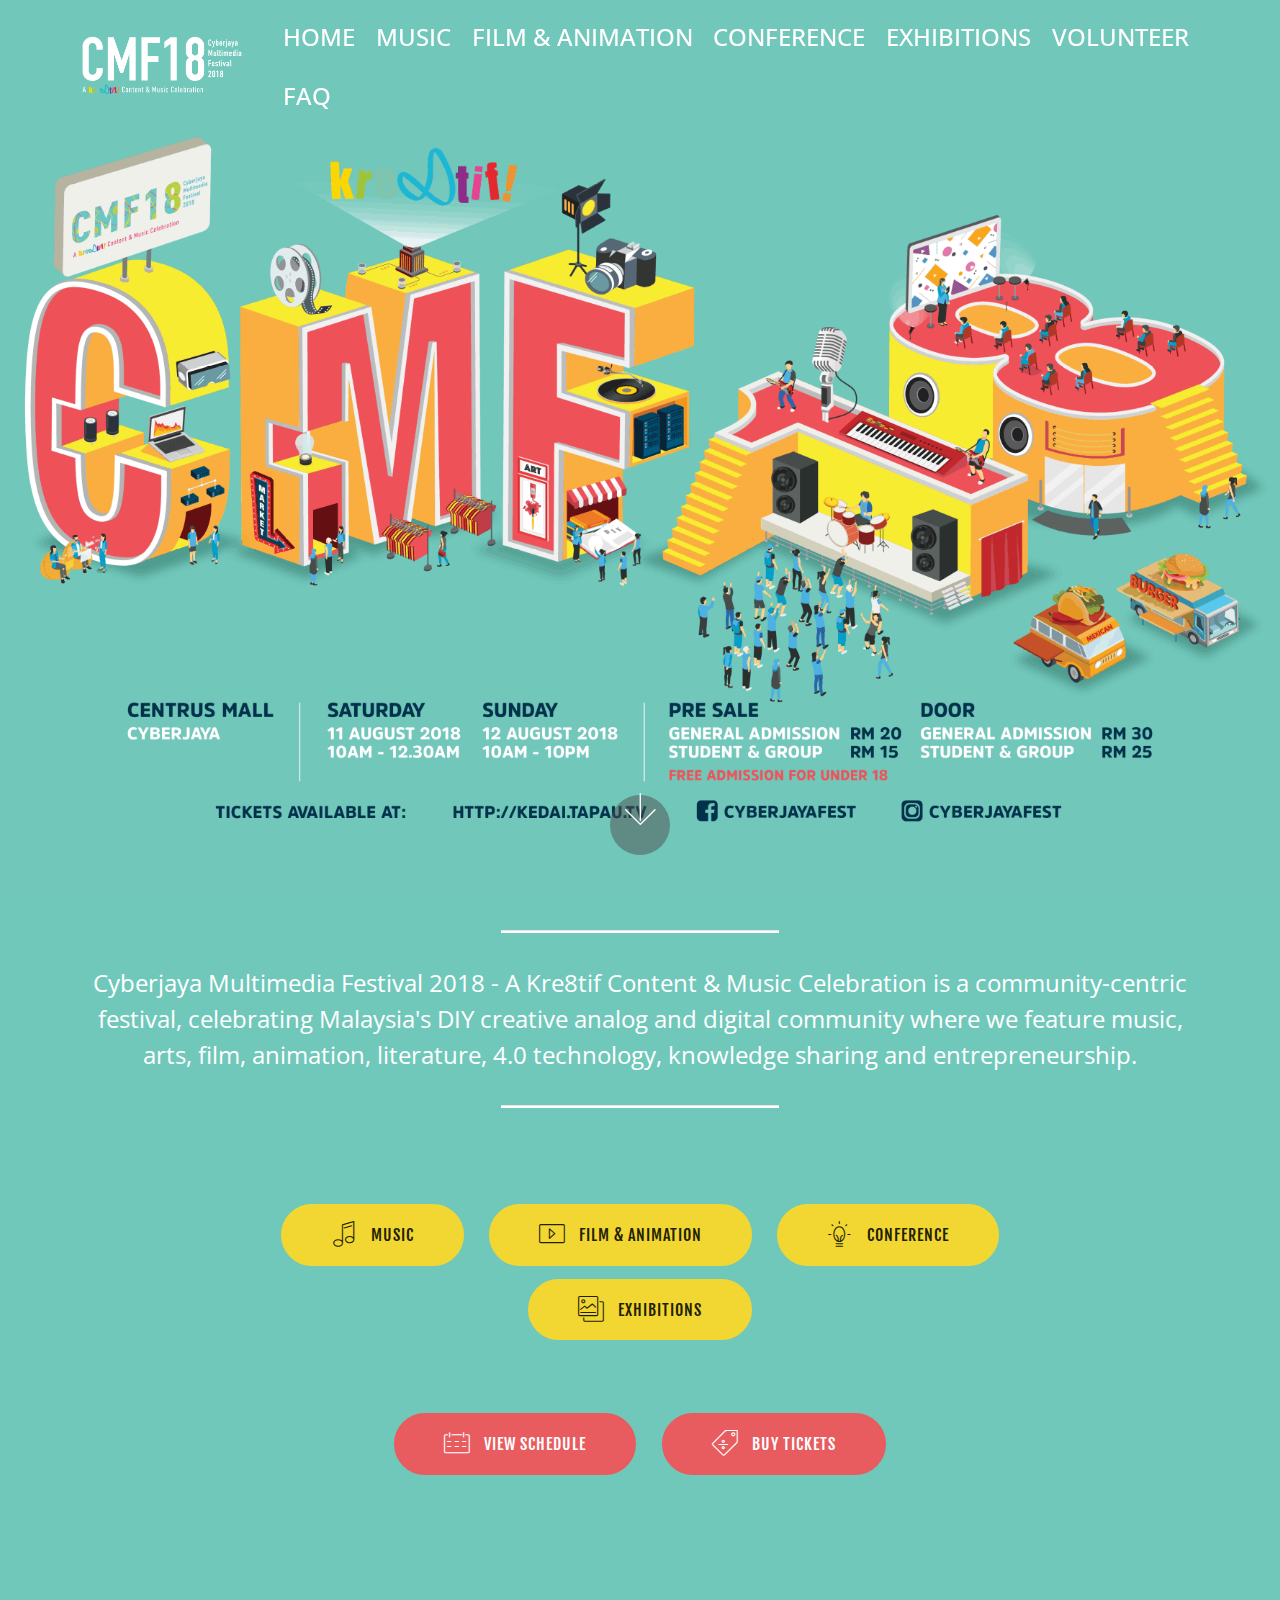
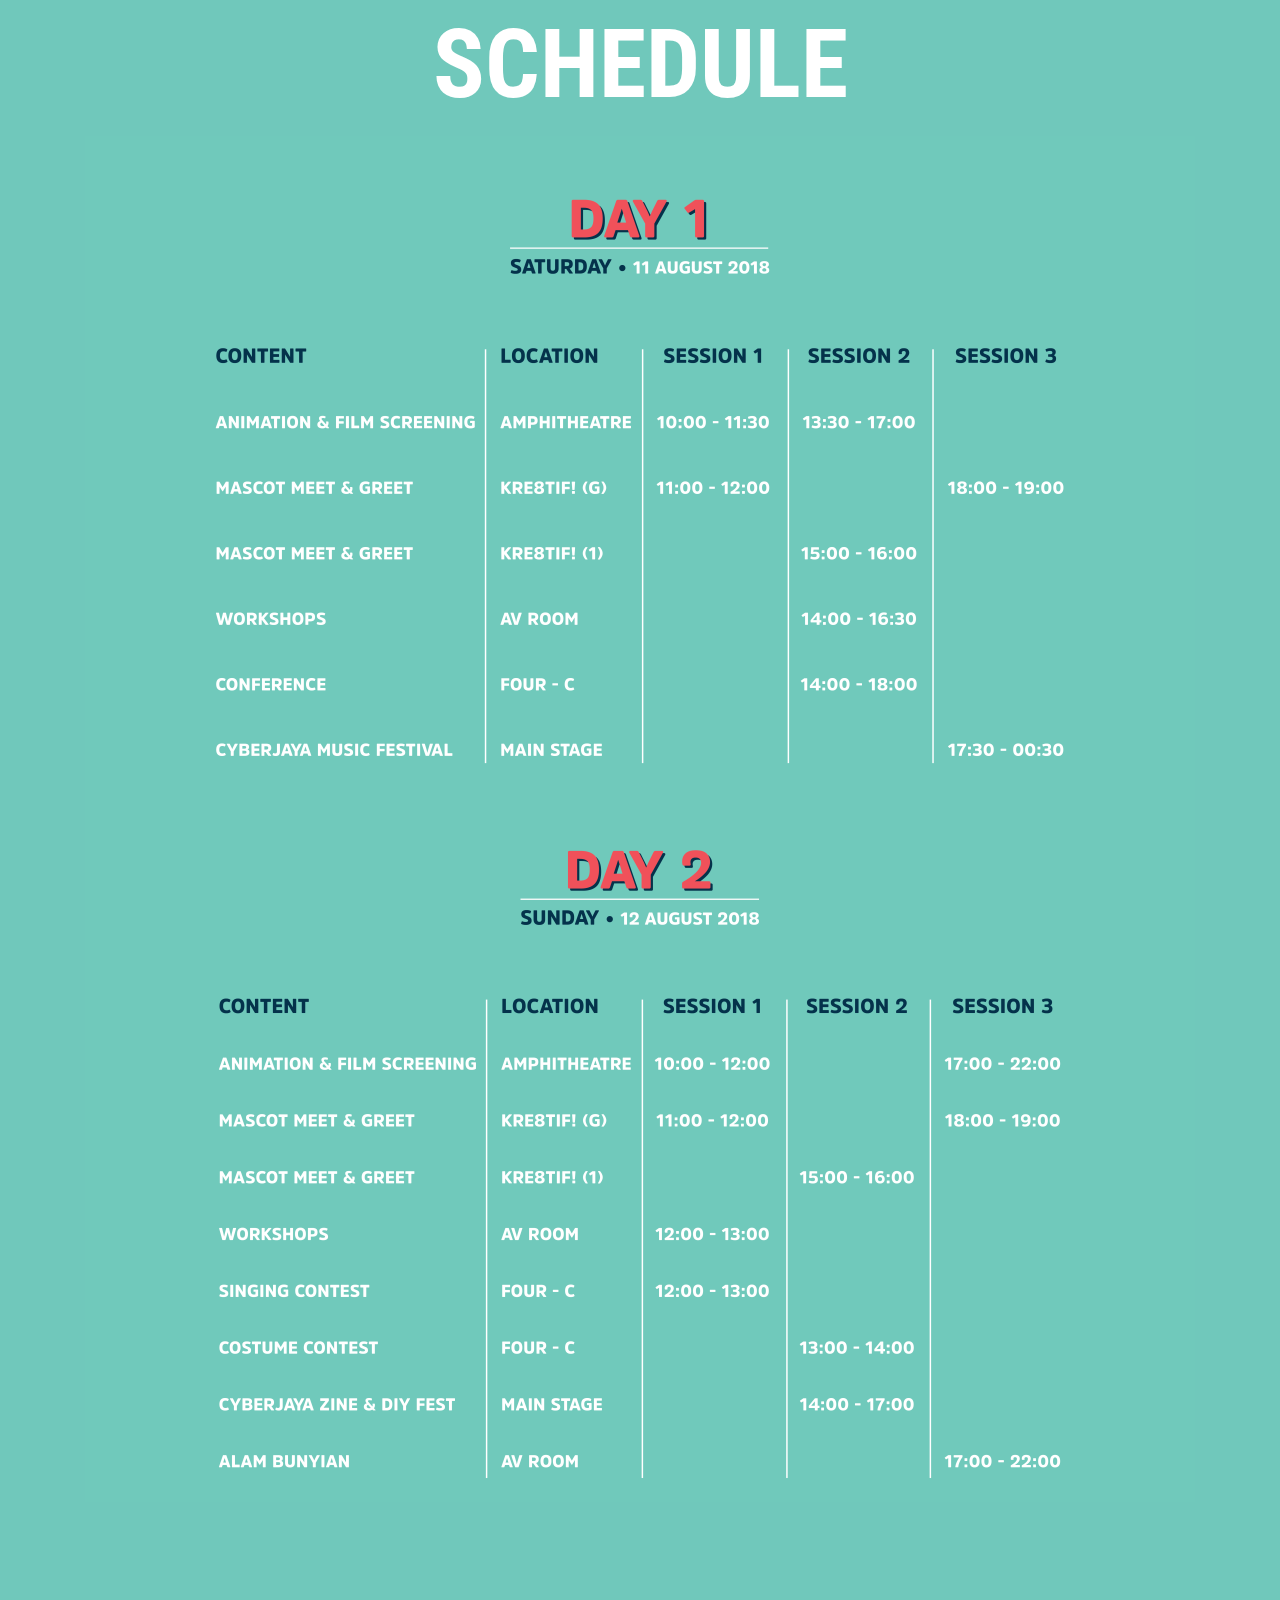
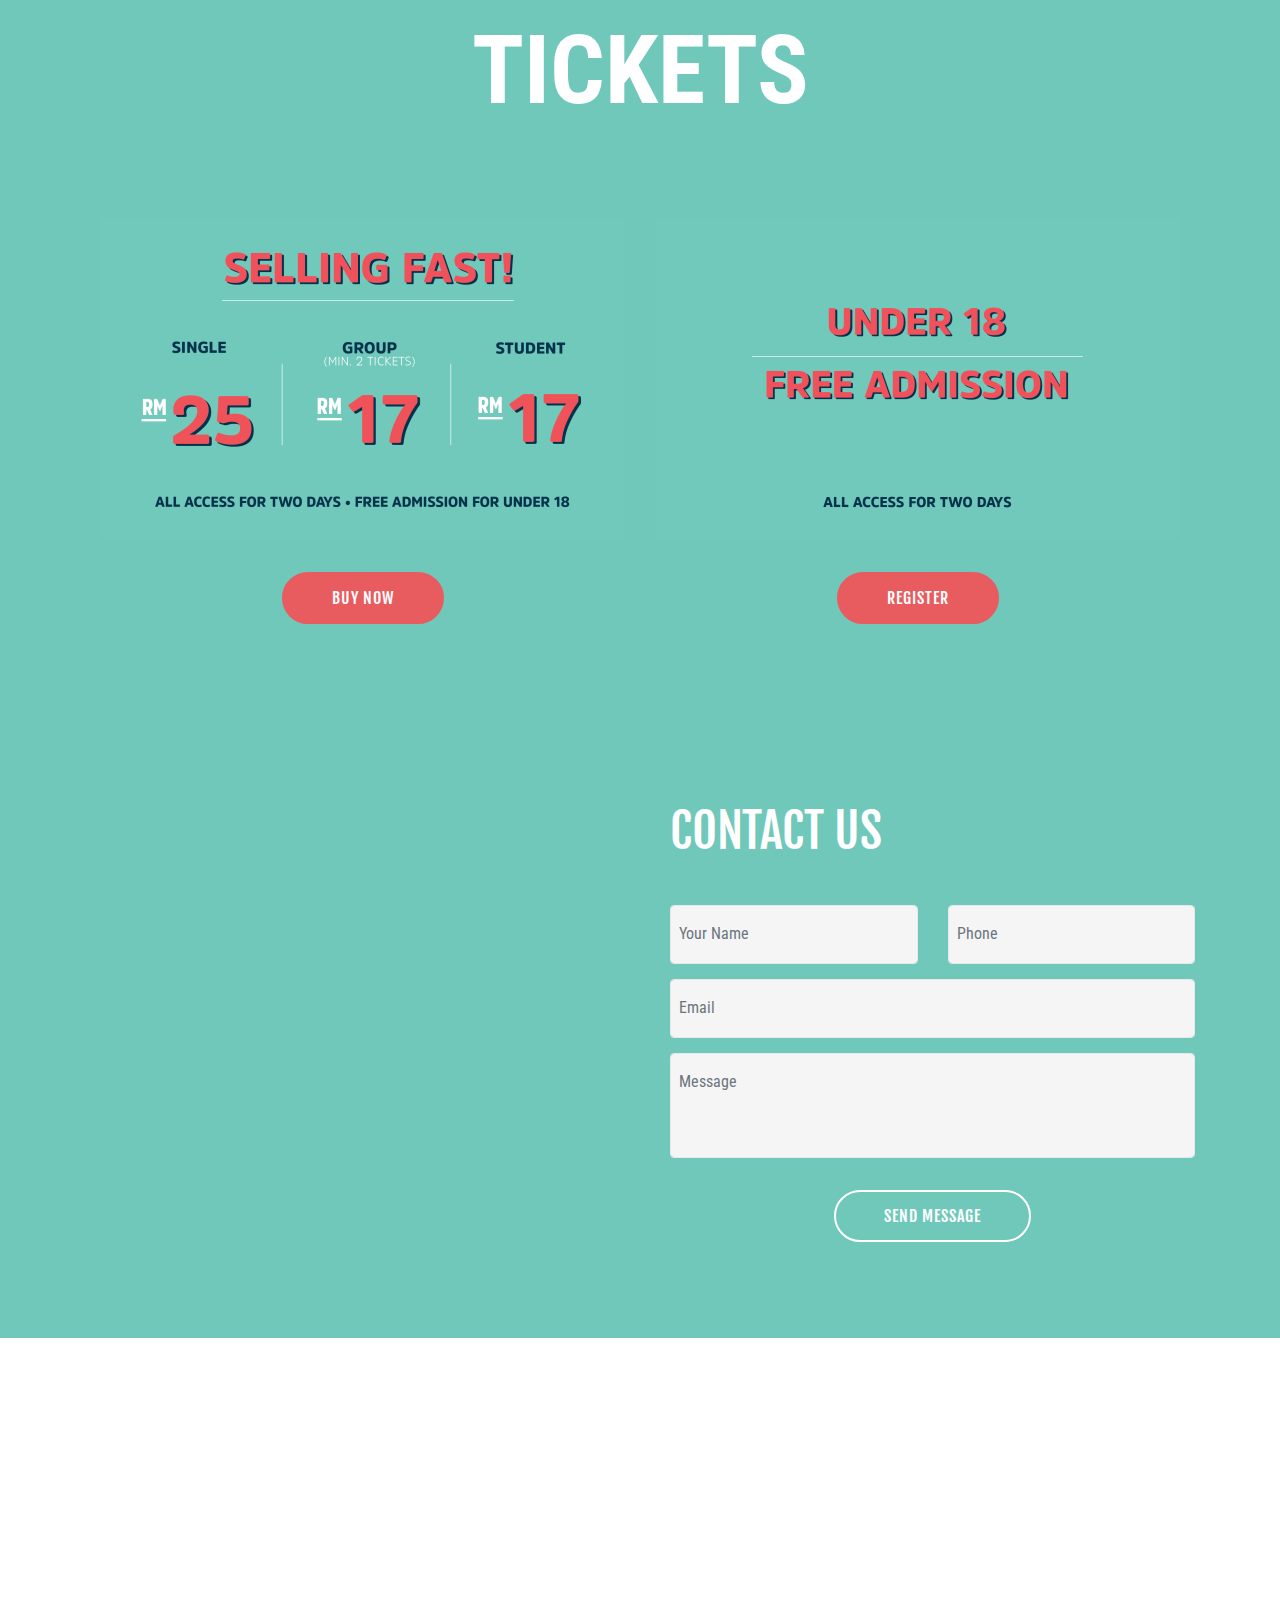
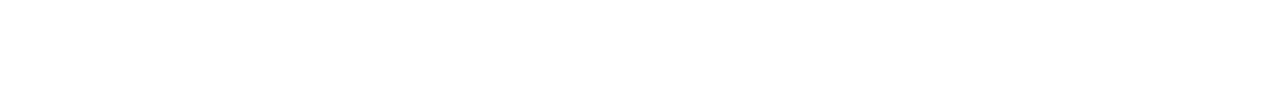
<file: index.html>
<!DOCTYPE html>
<html >
<head>
  <!-- Site made with Mobirise Website Builder v4.7.7, https://mobirise.com -->
  <meta charset="UTF-8">
  <meta http-equiv="X-UA-Compatible" content="IE=edge">
  <meta name="generator" content="Mobirise v4.7.7, mobirise.com">
  <meta name="viewport" content="width=device-width, initial-scale=1, minimum-scale=1">
  <link rel="shortcut icon" href="assets/images/cmf18-key-visual-final-128x181.png" type="image/x-icon">
  <meta name="description" content="">
  <title>Home</title>
  <link rel="stylesheet" href="assets/web/assets/mobirise-icons/mobirise-icons.css">
  <link rel="stylesheet" href="assets/web/assets/mobirise-icons-bold/mobirise-icons-bold.css">
  <link rel="stylesheet" href="assets/tether/tether.min.css">
  <link rel="stylesheet" href="assets/bootstrap/css/bootstrap.min.css">
  <link rel="stylesheet" href="assets/bootstrap/css/bootstrap-grid.min.css">
  <link rel="stylesheet" href="assets/bootstrap/css/bootstrap-reboot.min.css">
  <link rel="stylesheet" href="assets/dropdown/css/style.css">
  <link rel="stylesheet" href="assets/socicon/css/styles.css">
  <link rel="stylesheet" href="assets/theme/css/style.css">
  <link rel="stylesheet" href="assets/mobirise/css/mbr-additional.css" type="text/css">
  
  
  
</head>
<body>
  <section class="menu cid-qU7wpuzrJu" once="menu" id="menu2-1e">

    

    <nav class="navbar navbar-expand beta-menu navbar-dropdown align-items-center navbar-fixed-top navbar-toggleable-sm bg-color transparent">
        <button class="navbar-toggler navbar-toggler-right" type="button" data-toggle="collapse" data-target="#navbarSupportedContent" aria-controls="navbarSupportedContent" aria-expanded="false" aria-label="Toggle navigation">
            <div class="hamburger">
                <span></span>
                <span></span>
                <span></span>
                <span></span>
            </div>
        </button>
        <div class="menu-logo">
            <div class="navbar-brand">
                <span class="navbar-logo">
                    <a href="index.html">
                        <img src="assets/images/cmf18-logo-white-326x121.png" alt="Mobirise" title="" style="height: 3.8rem;">
                    </a>
                </span>
                
            </div>
        </div>
        <div class="collapse navbar-collapse" id="navbarSupportedContent">
            <ul class="navbar-nav nav-dropdown nav-right" data-app-modern-menu="true"><li class="nav-item">
                    <a class="nav-link link text-info display-5" href="index.html">
                        HOME</a>
                </li><li class="nav-item"><a class="nav-link link text-info display-5" href="music.html">
                        MUSIC</a></li><li class="nav-item"><a class="nav-link link text-info display-5" href="filmanimation.html">
                        FILM &amp; ANIMATION</a></li><li class="nav-item"><a class="nav-link link text-info display-5" href="conference.html">
                        CONFERENCE</a></li><li class="nav-item"><a class="nav-link link text-info display-5" href="exhibitions.html">
                        EXHIBITIONS</a></li><li class="nav-item"><a class="nav-link link text-info display-5" href="volunteer.html">VOLUNTEER</a></li>
                <li class="nav-item">
                    <a class="nav-link link text-info display-5" href="faq.html">
                        FAQ</a>
                </li></ul>
            
        </div>
    </nav>
</section>

<section class="engine"><a href="https://mobirise.me/x">css templates</a></section><section class="cid-qZuEcj4z0M mbr-fullscreen mbr-parallax-background" id="header2-5y">

    

    

    <div class="container align-center">
        <div class="row justify-content-md-center">
            <div class="mbr-white col-md-10">
                
                
                
                
            </div>
        </div>
    </div>
    <div class="mbr-arrow hidden-sm-down" aria-hidden="true">
        <a href="#next">
            <i class="mbri-down mbr-iconfont"></i>
        </a>
    </div>
</section>

<section class="mbr-section article content9 cid-qZtVx4r8ZY" id="content9-5p">
    
     

    <div class="container">
        <div class="inner-container" style="width: 100%;">
            <hr class="line" style="width: 25%;">
            <div class="section-text align-center mbr-fonts-style display-5">Cyberjaya Multimedia Festival 2018 - A Kre8tif Content &amp; Music Celebration is a community-centric festival, celebrating Malaysia's DIY creative analog and digital community where we feature music, arts, film, animation, literature, 4.0 technology, knowledge sharing and entrepreneurship.</div>
            <hr class="line" style="width: 25%;">
        </div>
        </div>
</section>

<section class="header1 cid-qZtSWBh7QK" id="header1-5n">

    

    

    <div class="container">
        <div class="row justify-content-md-center">
            <div class="mbr-white col-md-10">
                
                
                
                <div class="mbr-section-btn align-center"><a class="btn btn-md btn-success display-4" href="music.html"><span class="mbri-music mbr-iconfont mbr-iconfont-btn"></span>
                        MUSIC</a>
                    <a class="btn btn-md btn-success display-4" href="filmanimation.html"><span class="mbri-video mbr-iconfont mbr-iconfont-btn"></span>
                        FILM &amp; ANIMATION</a> <a class="btn btn-md btn-success display-4" href="conference.html">
                        <span class="mbr-iconfont mbri-idea"></span>CONFERENCE</a> <a class="btn btn-md btn-success display-4" href="exhibitions.html"><span class="mbri-photos mbr-iconfont mbr-iconfont-btn"></span>
                        EXHIBITIONS</a></div>
            </div>
        </div>
    </div>

</section>

<section class="header1 cid-qZtUT0WhBj" id="header1-5o">

    

    

    <div class="container">
        <div class="row justify-content-md-center">
            <div class="mbr-white col-md-10">
                
                
                
                <div class="mbr-section-btn align-center"><a class="btn btn-md btn-primary display-4" href="index.html#content5-5l"><span class="mbri-calendar mbr-iconfont mbr-iconfont-btn"></span>
                        VIEW SCHEDULE</a>
                    <a class="btn btn-md btn-primary display-4" href="index.html#content5-3k"><span class="mbri-sale mbr-iconfont mbr-iconfont-btn"></span>
                        BUY TICKETS</a></div>
            </div>
        </div>
    </div>

</section>

<section class="mbr-section content5 cid-qZtIclIojc" id="content5-5l">

    

    

    <div class="container">
        <div class="media-container-row">
            <div class="title col-12 col-md-8">
                <h2 class="align-center mbr-bold mbr-white pb-3 mbr-fonts-style display-1">
                    SCHEDULE</h2>
                
                
                
            </div>
        </div>
    </div>
</section>

<section class="cid-qZtHFCogzg" id="image1-5j">

    

    <figure class="mbr-figure container">
            <div class="image-block" style="width: 100%;">
                <img src="assets/images/cmf18-schedule-1-2220x1366.png" width="1400" alt="" title="">
                
            </div>
    </figure>
</section>

<section class="cid-qZtHQyG22S" id="image1-5k">

    

    <figure class="mbr-figure container">
            <div class="image-block" style="width: 100%;">
                <img src="assets/images/cmf18-schedule-2-2220x1366.png" width="1400" alt="" title="">
                
            </div>
    </figure>
</section>

<section class="mbr-section content5 cid-qU8zVgi8Q1" id="content5-3k">

    

    

    <div class="container">
        <div class="media-container-row">
            <div class="title col-12 col-md-8">
                <h2 class="align-center mbr-bold mbr-white pb-3 mbr-fonts-style display-1">
                    TICKETS</h2>
                
                
                
            </div>
        </div>
    </div>
</section>

<section class="features3 cid-qXBx4Iao9e" id="features3-3s">

    

    
    <div class="container">
        <div class="media-container-row">
            <div class="card p-3 col-12 col-md-6">
                <div class="card-wrapper">
                    <div class="card-img">
                        <img src="assets/images/cmf18-ticketing-web-sf-1046x644.png" alt="" title="">
                    </div>
                    <div class="card-box">
                        
                        
                    </div>
                    <div class="mbr-section-btn text-center"><a href="http://kedai.tapau.tv/search?controller=search&orderby=position&orderway=desc&search_query=CMF+18&submit_search=" class="btn btn-primary display-4" target="_blank">
                            BUY NOW</a></div>
                </div>
            </div>

            <div class="card p-3 col-12 col-md-6">
                <div class="card-wrapper">
                    <div class="card-img">
                        <img src="assets/images/cmf18-ticketing-web-18-1046x644.png" alt="" title="">
                    </div>
                    <div class="card-box">
                        
                        
                    </div>
                    <div class="mbr-section-btn text-center"><a href="http://under18.cyberjayamultimediafestival.com" class="btn btn-primary display-4" target="_blank">
                            REGISTER</a></div>
                </div>
            </div>

            

            
        </div>
    </div>
</section>

<section class="mbr-section form4 cid-qU8x9T0Xti" id="form4-3j">

    

    
    <div class="container">
        <div class="row">
            <div class="col-md-6">
                <div class="google-map"><iframe frameborder="0" style="border:0" src="https://www.google.com/maps/embed/v1/place?key=AIzaSyA0Dx_boXQiwvdz8sJHoYeZNVTdoWONYkU&amp;q=place_id:ChIJL805tfq2zTER9vPhsC-J2m4" allowfullscreen=""></iframe></div>
            </div>
            <div class="col-md-6">
                <h2 class="pb-3 align-left mbr-fonts-style display-2">
                    CONTACT US</h2>
                <div>
                    <div class="icon-block pb-3">
                        
                        
                    </div>
                    
                </div>
                <div data-form-type="formoid">
                    <div data-form-alert="" hidden="">
                        Thanks for filling out the form!
                    </div>
                    <form class="block mbr-form" action="https://mobirise.com/" method="post" data-form-title="Mobirise Form"><input type="hidden" name="email" data-form-email="true" value="x+OETQx7xeM878PnAEh1UdD1Iu4llvNESAPQKCg2It+GaZWO+UW28Fz9t3//C2XDkXkj/mZ2DlWqTHjE8ePBe+NQcoNQJU2UZj499Ay7Twr29KjigMl0QxZflTHBoHP2" data-form-field="Email">
                        <div class="row">
                            <div class="col-md-6 multi-horizontal" data-for="name">
                                <input type="text" class="form-control input" name="name" data-form-field="Name" placeholder="Your Name" required="" id="name-form4-3j">
                            </div>
                            <div class="col-md-6 multi-horizontal" data-for="phone">
                                <input type="text" class="form-control input" name="phone" data-form-field="Phone" placeholder="Phone" required="" id="phone-form4-3j">
                            </div>
                            <div class="col-md-12" data-for="email">
                                <input type="text" class="form-control input" name="email" data-form-field="Email" placeholder="Email" required="" id="email-form4-3j">
                            </div>
                            <div class="col-md-12" data-for="message">
                                <textarea class="form-control input" name="message" rows="3" data-form-field="Message" placeholder="Message" style="resize:none" id="message-form4-3j"></textarea>
                            </div>
                            <div class="input-group-btn col-md-12" style="margin-top: 10px;"><button href="" type="submit" class="btn btn-form btn-white-outline display-4">SEND MESSAGE</button></div>
                        </div>
                    </form>
                </div>
            </div>
        </div>
    </div>
</section>

<section class="cid-qTkAaeaxX5 mbr-reveal" id="footer1-2">

    

    

    <div class="container">
        <div class="media-container-row content text-white">
            <div class="col-12 col-md-3">
                <div class="media-wrap">
                    <a href="https://instagram.com/cyberjayafest" target="_blank">
                        <img src="assets/images/cmf18-logo-white-192x71.png" alt="Mobirise" title="">
                    </a>
                </div>
            </div>
            <div class="col-12 col-md-3 mbr-fonts-style display-7">
                <h5 class="pb-3">&nbsp;</h5>
                <p class="mbr-text">&nbsp;</p>
            </div>
            <div class="col-12 col-md-3 mbr-fonts-style display-7">
                <h5 class="pb-3">Address</h5>
                <p class="mbr-text">Centrus Mall<br>Lingkaran Cyber Point Timur &amp; Persiaran Multimedia, Cyberjaya, 63000 Cyberjaya, Selangor</p>
            </div>
            <div class="col-12 col-md-3 mbr-fonts-style display-7">
                <h5 class="pb-3">
                    Links
                </h5>
                <p class="mbr-text"><a href="https://kre8tif.mdec.my/#festival" target="_blank" class="text-info">Kre8tif Conference &amp; Content Festival</a><br></p>
            </div>
        </div>
        <div class="footer-lower">
            <div class="media-container-row">
                <div class="col-sm-12">
                    <hr>
                </div>
            </div>
            <div class="media-container-row mbr-white">
                <div class="col-sm-6 copyright">
                    <p class="mbr-text mbr-fonts-style display-7">
                        © Copyright 2018 Cyberjaya Multimedia Festival - All Rights Reserved
                    </p>
                </div>
                <div class="col-md-6">
                    <div class="social-list align-right">
                        <div class="soc-item">
                            <a href="http://instagram.com/cyberjayafest" target="_blank">
                                <span class="mbr-iconfont mbr-iconfont-social socicon-instagram socicon"></span>
                            </a>
                        </div>
                        <div class="soc-item">
                            <a href="https://www.facebook.com/cyberjayafest" target="_blank">
                                <span class="mbr-iconfont mbr-iconfont-social socicon-facebook socicon"></span>
                            </a>
                        </div>
                        <div class="soc-item">
                            <a href="https://wearesonikl.tumblr.com/" target="_blank">
                                <span class="mbr-iconfont mbr-iconfont-social socicon-tumblr socicon"></span>
                            </a>
                        </div>
                        
                        
                        
                    </div>
                </div>
            </div>
        </div>
    </div>
</section>


  <script src="assets/web/assets/jquery/jquery.min.js"></script>
  <script src="assets/popper/popper.min.js"></script>
  <script src="assets/tether/tether.min.js"></script>
  <script src="assets/bootstrap/js/bootstrap.min.js"></script>
  <script src="assets/dropdown/js/script.min.js"></script>
  <script src="assets/touchswipe/jquery.touch-swipe.min.js"></script>
  <script src="assets/parallax/jarallax.min.js"></script>
  <script src="assets/smoothscroll/smooth-scroll.js"></script>
  <script src="assets/theme/js/script.js"></script>
  <script src="assets/formoid/formoid.min.js"></script>
  
  
 <div id="scrollToTop" class="scrollToTop mbr-arrow-up"><a style="text-align: center;"><i></i></a></div>
  </body>
</html>
</file>
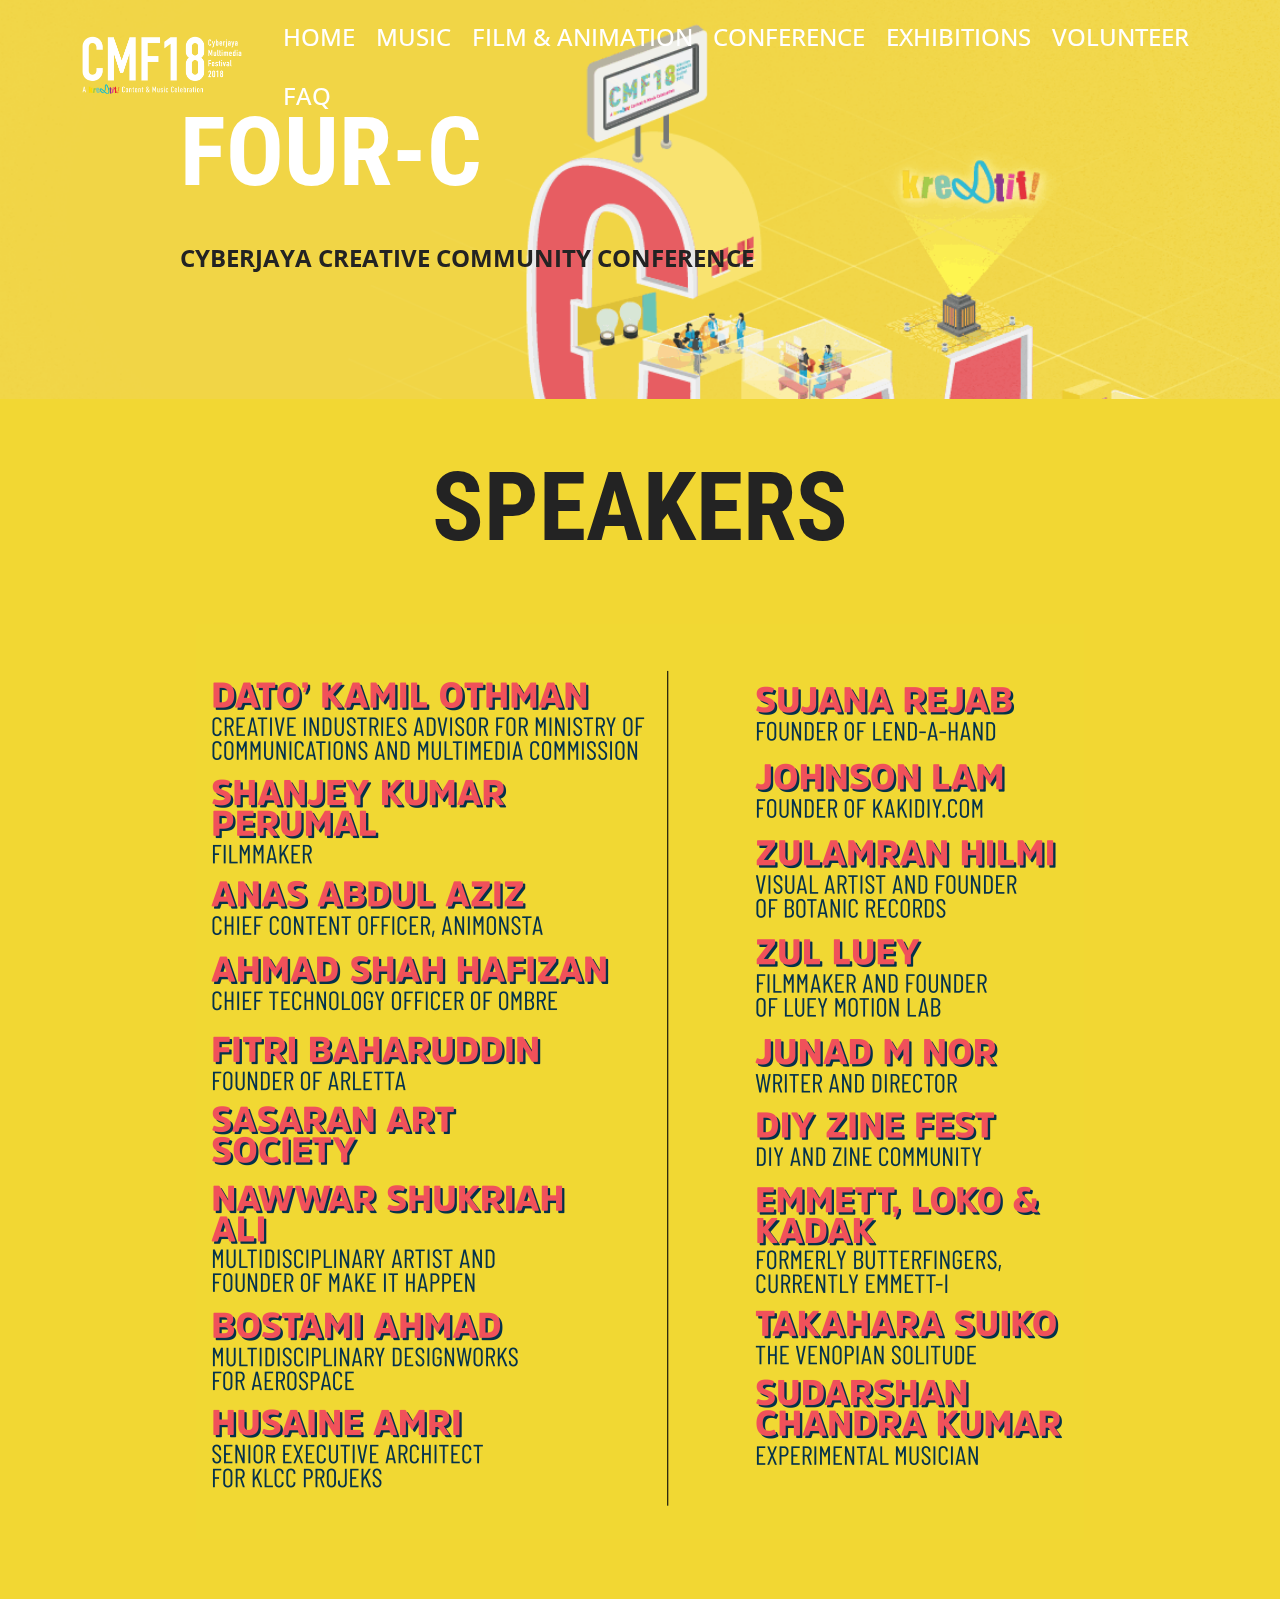
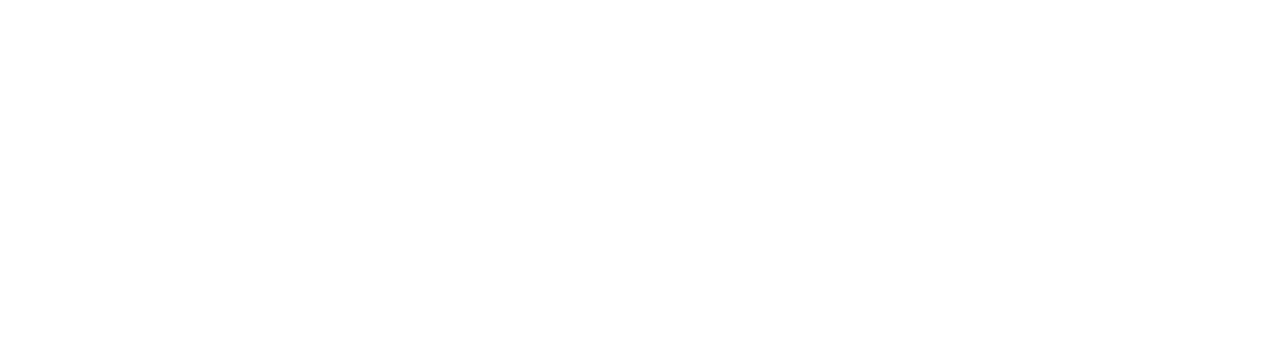
<file: conference.html>
<!DOCTYPE html>
<html >
<head>
  <!-- Site made with Mobirise Website Builder v4.7.7, https://mobirise.com -->
  <meta charset="UTF-8">
  <meta http-equiv="X-UA-Compatible" content="IE=edge">
  <meta name="generator" content="Mobirise v4.7.7, mobirise.com">
  <meta name="viewport" content="width=device-width, initial-scale=1, minimum-scale=1">
  <link rel="shortcut icon" href="assets/images/cmf18-key-visual-final-128x181.png" type="image/x-icon">
  <meta name="description" content="">
  <title>Conference</title>
  <link rel="stylesheet" href="assets/web/assets/mobirise-icons/mobirise-icons.css">
  <link rel="stylesheet" href="assets/tether/tether.min.css">
  <link rel="stylesheet" href="assets/bootstrap/css/bootstrap.min.css">
  <link rel="stylesheet" href="assets/bootstrap/css/bootstrap-grid.min.css">
  <link rel="stylesheet" href="assets/bootstrap/css/bootstrap-reboot.min.css">
  <link rel="stylesheet" href="assets/socicon/css/styles.css">
  <link rel="stylesheet" href="assets/dropdown/css/style.css">
  <link rel="stylesheet" href="assets/theme/css/style.css">
  <link rel="stylesheet" href="assets/mobirise/css/mbr-additional.css" type="text/css">
  
  
  
</head>
<body>
  <section class="menu cid-qU7D4cIO3t" once="menu" id="menu2-1g">

    

    <nav class="navbar navbar-expand beta-menu navbar-dropdown align-items-center navbar-fixed-top navbar-toggleable-sm bg-color transparent">
        <button class="navbar-toggler navbar-toggler-right" type="button" data-toggle="collapse" data-target="#navbarSupportedContent" aria-controls="navbarSupportedContent" aria-expanded="false" aria-label="Toggle navigation">
            <div class="hamburger">
                <span></span>
                <span></span>
                <span></span>
                <span></span>
            </div>
        </button>
        <div class="menu-logo">
            <div class="navbar-brand">
                <span class="navbar-logo">
                    <a href="index.html">
                        <img src="assets/images/cmf18-logo-white-326x121.png" alt="Mobirise" title="" style="height: 3.8rem;">
                    </a>
                </span>
                
            </div>
        </div>
        <div class="collapse navbar-collapse" id="navbarSupportedContent">
            <ul class="navbar-nav nav-dropdown nav-right" data-app-modern-menu="true"><li class="nav-item">
                    <a class="nav-link link text-info display-5" href="index.html">
                        HOME</a>
                </li><li class="nav-item"><a class="nav-link link text-info display-5" href="music.html">
                        MUSIC</a></li><li class="nav-item"><a class="nav-link link text-info display-5" href="filmanimation.html">
                        FILM &amp; ANIMATION</a></li><li class="nav-item"><a class="nav-link link text-info display-5" href="conference.html">
                        CONFERENCE</a></li><li class="nav-item"><a class="nav-link link text-info display-5" href="exhibitions.html">
                        EXHIBITIONS</a></li><li class="nav-item"><a class="nav-link link text-info display-5" href="volunteer.html">VOLUNTEER</a></li>
                <li class="nav-item">
                    <a class="nav-link link text-info display-5" href="faq.html">
                        FAQ</a>
                </li></ul>
            
        </div>
    </nav>
</section>

<section class="engine"><a href="https://mobirise.me/z">best html templates</a></section><section class="header1 cid-qU7D4dfQZJ mbr-parallax-background" id="header1-1h">

    

    

    <div class="container">
        <div class="row justify-content-md-center">
            <div class="mbr-white col-md-10">
                
                <h3 class="mbr-section-subtitle align-center mbr-light pb-3 mbr-fonts-style display-1"><strong>
                    FOUR-C</strong></h3>
                <p class="mbr-text align-center pb-3 mbr-fonts-style display-5"><strong>CYBERJAYA CREATIVE COMMUNITY CONFERENCE</strong></p>
                
            </div>
        </div>
    </div>

</section>

<section class="mbr-section content5 cid-qZwKGEyaMW" id="content5-5z">

    

    

    <div class="container">
        <div class="media-container-row">
            <div class="title col-12 col-md-8">
                <h2 class="align-center mbr-bold mbr-white pb-3 mbr-fonts-style display-1">
                    SPEAKERS</h2>
                
                
                
            </div>
        </div>
    </div>
</section>

<section class="cid-qZu58C36oC" id="image3-5u">

    

    <figure class="mbr-figure container">
            <div class="image-block" style="width: 80%;">
                <img src="assets/images/cmf18-speakers-3-1776x1830.png" width="1400" alt="" title="">
                
            </div>
    </figure>
</section>

<section class="cid-qU7D4kETDj mbr-reveal" id="footer1-1q">

    

    

    <div class="container">
        <div class="media-container-row content text-white">
            <div class="col-12 col-md-3">
                <div class="media-wrap">
                    <a href="https://instagram.com/cyberjayafest">
                        <img src="assets/images/cmf18-logo-black-520x194.png" alt="" title="">
                    </a>
                </div>
            </div>
            <div class="col-12 col-md-3 mbr-fonts-style display-7">
                <h5 class="pb-3"></h5>
                <p class="mbr-text"></p>
            </div>
            <div class="col-12 col-md-3 mbr-fonts-style display-7">
                <h5 class="pb-3">
                    Address</h5>
                <p class="mbr-text">Centrus Mall<br>Lingkaran Cyber Point Timur &amp; Persiaran Multimedia, Cyberjaya, 63000 Cyberjaya, Selangor</p>
            </div>
            <div class="col-12 col-md-3 mbr-fonts-style display-7">
                <h5 class="pb-3">
                    Links
                </h5>
                <p class="mbr-text"><a href="https://kre8tif.mdec.my/#festival" target="_blank" class="text-warning">Kre8tif Conference &amp; Content Festival</a><a href="https://kre8tif.mdec.my/#festival" target="_blank" class="text-secondary"><br></a><br></p>
            </div>
        </div>
        <div class="footer-lower">
            <div class="media-container-row">
                <div class="col-sm-12">
                    <hr>
                </div>
            </div>
            <div class="media-container-row mbr-white">
                <div class="col-sm-6 copyright">
                    <p class="mbr-text mbr-fonts-style display-7">
                        © Copyright 2018 Cyberjaya Multimedia Festival - All Rights Reserved
                    </p>
                </div>
                <div class="col-md-6">
                    <div class="social-list align-right">
                        <div class="soc-item">
                            <a href="http://instagram.com/cyberjayafest" target="_blank">
                                <span class="mbr-iconfont mbr-iconfont-social socicon-instagram socicon" style="color: rgb(0, 0, 0);"></span>
                            </a>
                        </div>
                        <div class="soc-item">
                            <a href="https://www.facebook.com/cyberjayafest" target="_blank">
                                <span class="mbr-iconfont mbr-iconfont-social socicon-facebook socicon" style="color: rgb(0, 0, 0);"></span>
                            </a>
                        </div>
                        <div class="soc-item">
                            <a href="https://wearesonikl.tumblr.com/" target="_blank">
                                <span class="mbr-iconfont mbr-iconfont-social socicon-tumblr socicon" style="color: rgb(0, 0, 0);"></span>
                            </a>
                        </div>
                        
                        
                        
                    </div>
                </div>
            </div>
        </div>
    </div>
</section>


  <script src="assets/web/assets/jquery/jquery.min.js"></script>
  <script src="assets/popper/popper.min.js"></script>
  <script src="assets/tether/tether.min.js"></script>
  <script src="assets/bootstrap/js/bootstrap.min.js"></script>
  <script src="assets/dropdown/js/script.min.js"></script>
  <script src="assets/touchswipe/jquery.touch-swipe.min.js"></script>
  <script src="assets/parallax/jarallax.min.js"></script>
  <script src="assets/smoothscroll/smooth-scroll.js"></script>
  <script src="assets/theme/js/script.js"></script>
  
  
 <div id="scrollToTop" class="scrollToTop mbr-arrow-up"><a style="text-align: center;"><i></i></a></div>
  </body>
</html>
</file>
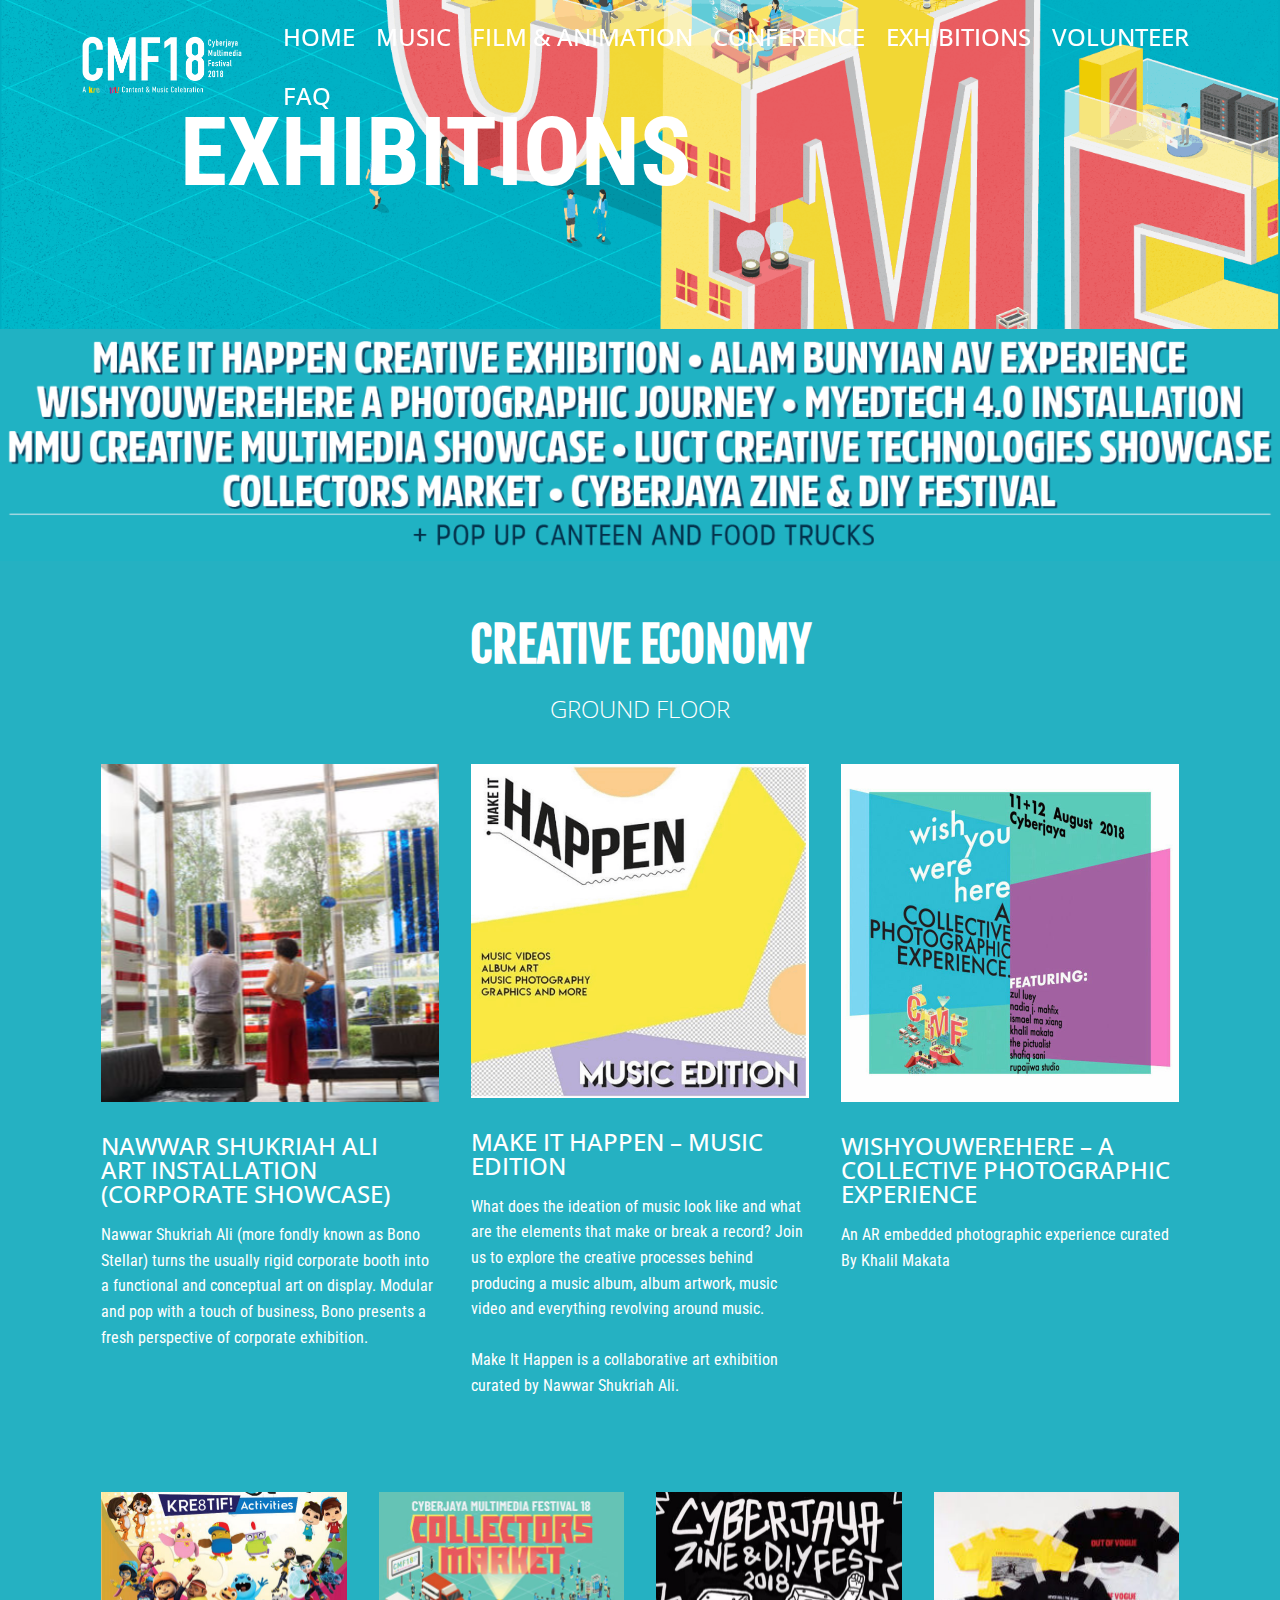
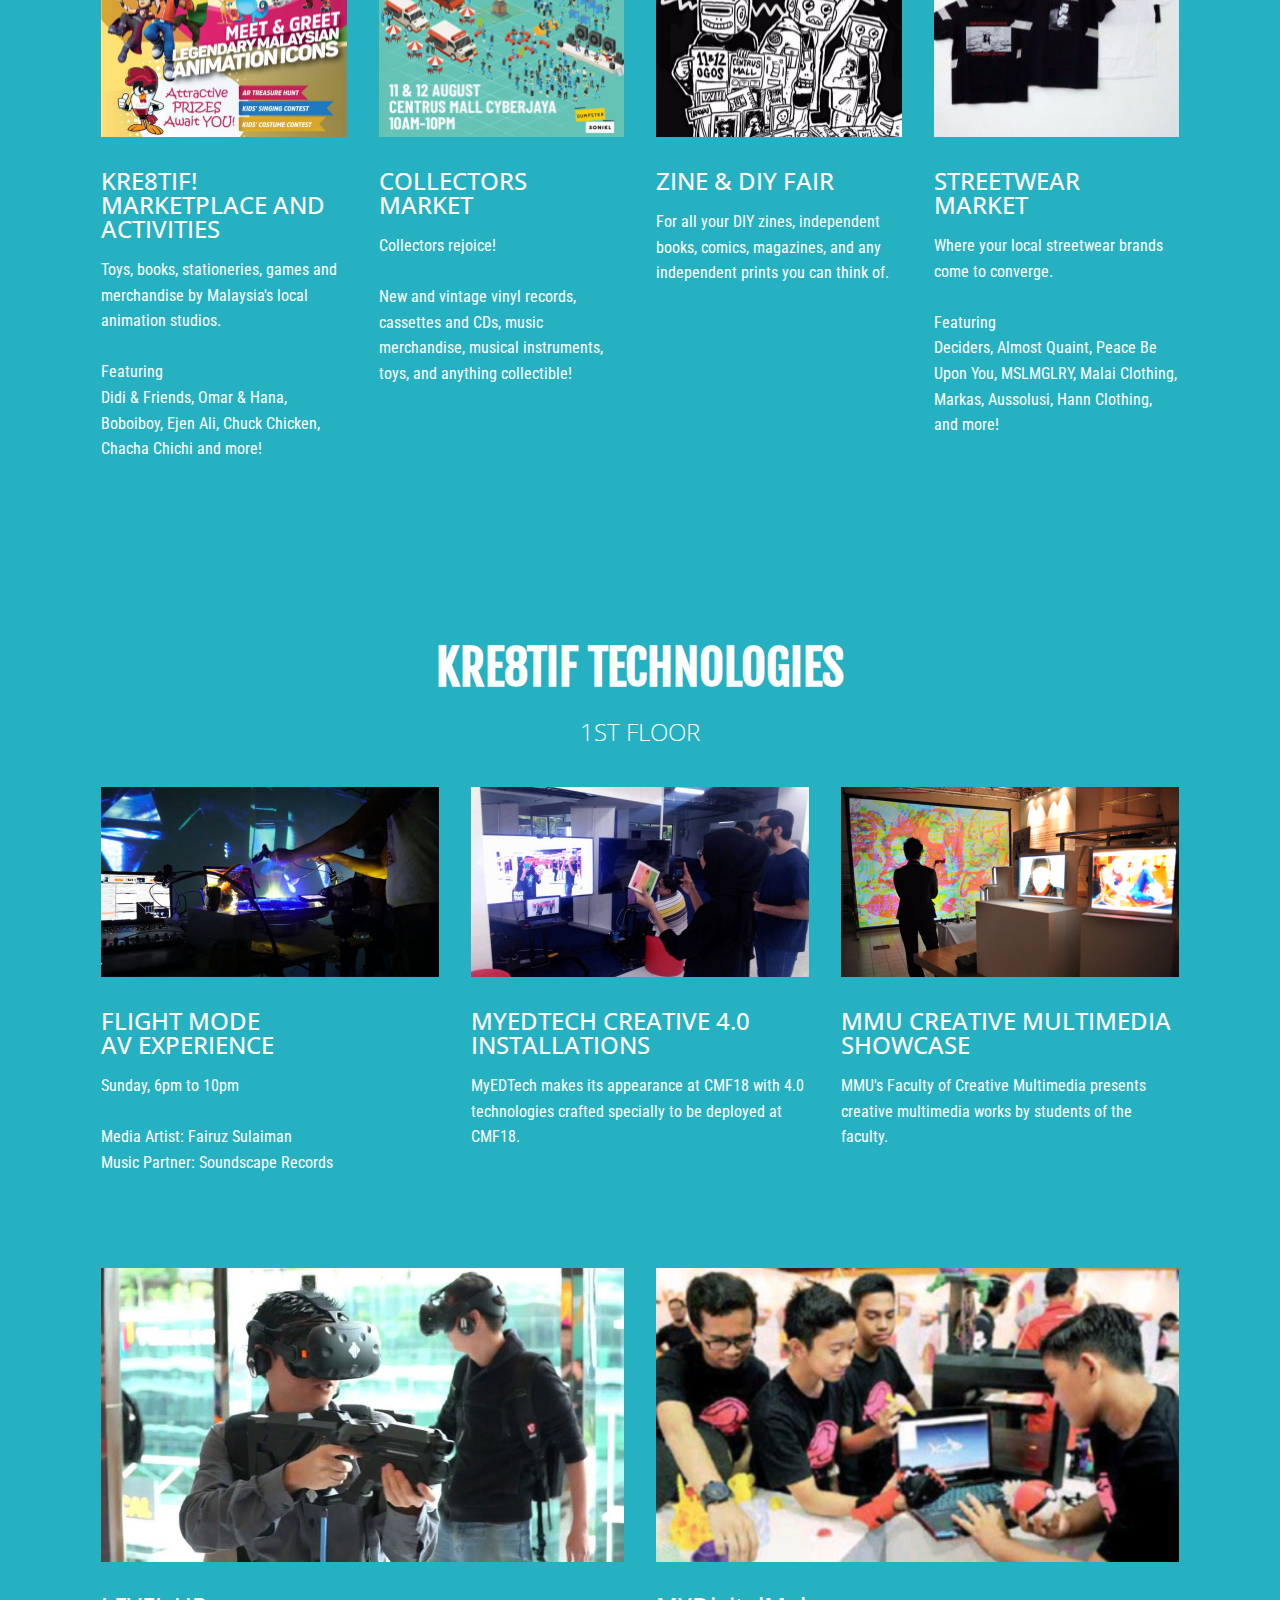
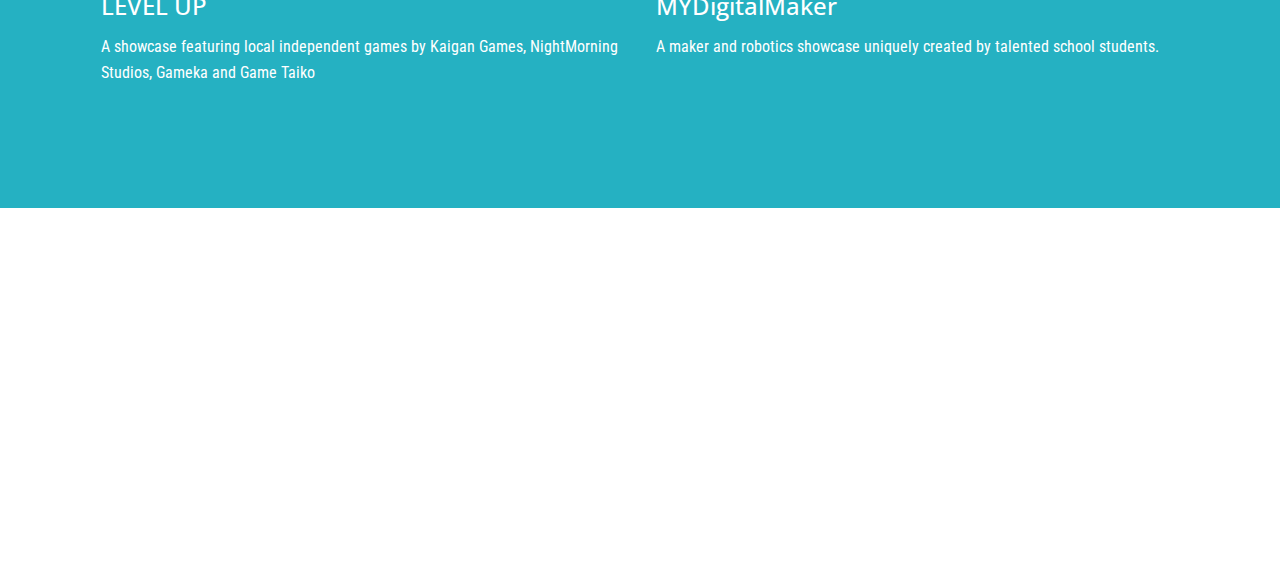
<file: exhibitions.html>
<!DOCTYPE html>
<html >
<head>
  <!-- Site made with Mobirise Website Builder v4.7.7, https://mobirise.com -->
  <meta charset="UTF-8">
  <meta http-equiv="X-UA-Compatible" content="IE=edge">
  <meta name="generator" content="Mobirise v4.7.7, mobirise.com">
  <meta name="viewport" content="width=device-width, initial-scale=1, minimum-scale=1">
  <link rel="shortcut icon" href="assets/images/cmf18-key-visual-final-128x181.png" type="image/x-icon">
  <meta name="description" content="">
  <title>Exhibitions</title>
  <link rel="stylesheet" href="assets/web/assets/mobirise-icons/mobirise-icons.css">
  <link rel="stylesheet" href="assets/tether/tether.min.css">
  <link rel="stylesheet" href="assets/bootstrap/css/bootstrap.min.css">
  <link rel="stylesheet" href="assets/bootstrap/css/bootstrap-grid.min.css">
  <link rel="stylesheet" href="assets/bootstrap/css/bootstrap-reboot.min.css">
  <link rel="stylesheet" href="assets/socicon/css/styles.css">
  <link rel="stylesheet" href="assets/dropdown/css/style.css">
  <link rel="stylesheet" href="assets/theme/css/style.css">
  <link rel="stylesheet" href="assets/mobirise/css/mbr-additional.css" type="text/css">
  
  
  
</head>
<body>
  <section class="menu cid-qU7WsrVGXy" once="menu" id="menu2-2b">

    

    <nav class="navbar navbar-expand beta-menu navbar-dropdown align-items-center navbar-fixed-top navbar-toggleable-sm bg-color transparent">
        <button class="navbar-toggler navbar-toggler-right" type="button" data-toggle="collapse" data-target="#navbarSupportedContent" aria-controls="navbarSupportedContent" aria-expanded="false" aria-label="Toggle navigation">
            <div class="hamburger">
                <span></span>
                <span></span>
                <span></span>
                <span></span>
            </div>
        </button>
        <div class="menu-logo">
            <div class="navbar-brand">
                <span class="navbar-logo">
                    <a href="index.html">
                        <img src="assets/images/cmf18-logo-white-326x121.png" alt="Mobirise" title="" style="height: 3.8rem;">
                    </a>
                </span>
                
            </div>
        </div>
        <div class="collapse navbar-collapse" id="navbarSupportedContent">
            <ul class="navbar-nav nav-dropdown nav-right" data-app-modern-menu="true"><li class="nav-item">
                    <a class="nav-link link text-info display-5" href="index.html">
                        HOME</a>
                </li><li class="nav-item"><a class="nav-link link text-info display-5" href="music.html">
                        MUSIC</a></li><li class="nav-item"><a class="nav-link link text-info display-5" href="filmanimation.html">
                        FILM &amp; ANIMATION</a></li><li class="nav-item"><a class="nav-link link text-info display-5" href="conference.html">
                        CONFERENCE</a></li><li class="nav-item"><a class="nav-link link text-info display-5" href="exhibitions.html">
                        EXHIBITIONS</a></li><li class="nav-item"><a class="nav-link link text-info display-5" href="volunteer.html">VOLUNTEER</a></li>
                <li class="nav-item">
                    <a class="nav-link link text-info display-5" href="faq.html">
                        FAQ</a>
                </li></ul>
            
        </div>
    </nav>
</section>

<section class="engine"><a href="https://mobirise.me/e">how to make a website for free</a></section><section class="header1 cid-qU7Wsss89O mbr-parallax-background" id="header1-2c">

    

    

    <div class="container">
        <div class="row justify-content-md-center">
            <div class="mbr-white col-md-10">
                
                <h3 class="mbr-section-subtitle align-center mbr-light pb-3 mbr-fonts-style display-1"><strong>
                    EXHIBITIONS</strong></h3>
                
                
            </div>
        </div>
    </div>

</section>

<section class="cid-qZudSsvWgK" id="image1-5w">

    

    <figure class="mbr-figure">
            <div class="image-block" style="width: 100%;">
                <img src="assets/images/cmf18-music-2-1466x266.png" width="1400" alt="" title="">
                
            </div>
    </figure>
</section>

<section class="mbr-section content5 cid-qU7WstJNT4" id="content5-2e">

    

    

    <div class="container">
        <div class="media-container-row">
            <div class="title col-12 col-md-8">
                <h2 class="align-center mbr-bold mbr-white pb-3 mbr-fonts-style display-2">CREATIVE ECONOMY</h2>
                <h3 class="mbr-section-subtitle align-center mbr-light mbr-white pb-3 mbr-fonts-style display-5">GROUND FLOOR</h3>
                
                
            </div>
        </div>
    </div>
</section>

<section class="features2 cid-qU8cwTZU2r" id="features2-2w">

    

    
    
    <div class="container">
        <div class="media-container-row">
            <div class="card p-3 col-12 col-md-6 col-lg-4">
                <div class="card-wrapper">
                    <div class="card-img">
                        <img src="assets/images/img-1248-1-orig-2-676x450.jpg" alt="Mobirise" title="">
                    </div>
                    <div class="card-box">
                        <h4 class="card-title pb-3 mbr-fonts-style display-5">NAWWAR SHUKRIAH ALI<br>ART INSTALLATION<br>(CORPORATE SHOWCASE)</h4>
                        <p class="mbr-text mbr-fonts-style display-7">Nawwar Shukriah Ali (more fondly known as Bono Stellar) turns the usually rigid corporate booth into a functional and conceptual art on display. Modular and pop with a touch of business, Bono presents a fresh perspective of corporate exhibition.</p>
                    </div>
                </div>
            </div>

            <div class="card p-3 col-12 col-md-6 col-lg-4">
                <div class="card-wrapper">
                    <div class="card-img">
                        <img src="assets/images/mih-606x598.png" alt="Mobirise" title="">
                    </div>
                    <div class="card-box ">
                        <h4 class="card-title pb-3 mbr-fonts-style display-5">MAKE IT HAPPEN – MUSIC EDITION<br></h4>
                        <p class="mbr-text mbr-fonts-style display-7">What does the ideation of music look like and what are the elements that make or break a record? Join us to explore the creative processes behind producing a music album, album artwork, music video and everything revolving around music.<br><br>Make It Happen is a collaborative art exhibition curated by Nawwar Shukriah Ali.</p>
                    </div>
                </div>
            </div>

            <div class="card p-3 col-12 col-md-6 col-lg-4">
                <div class="card-wrapper">
                    <div class="card-img">
                        <img src="assets/images/wywh-1-676x676.jpg" alt="Mobirise" title="">
                    </div>
                    <div class="card-box">
                        <h4 class="card-title pb-3 mbr-fonts-style display-5">
                            WISHYOUWEREHERE – A COLLECTIVE PHOTOGRAPHIC EXPERIENCE</h4>
                        <p class="mbr-text mbr-fonts-style display-7">An AR embedded photographic experience curated By Khalil Makata<br></p>
                    </div>
                </div>
            </div>

            
        </div>
    </div>
</section>

<section class="features2 cid-qU8nkVvB0h" id="features2-2x">

    

    
    
    <div class="container">
        <div class="media-container-row">
            <div class="card p-3 col-12 col-md-6 col-lg-3">
                <div class="card-wrapper">
                    <div class="card-img">
                        <img src="assets/images/heroes-1-492x492.jpg" alt="Mobirise" title="">
                    </div>
                    <div class="card-box">
                        <h4 class="card-title pb-3 mbr-fonts-style display-5">KRE8TIF! MARKETPLACE AND ACTIVITIES</h4>
                        <p class="mbr-text mbr-fonts-style display-7">Toys, books, stationeries, games and merchandise by Malaysia's local animation studios.<br><br>Featuring<br>Didi &amp; Friends, Omar &amp; Hana, Boboiboy, Ejen Ali, Chuck Chicken, Chacha Chichi and more!</p>
                    </div>
                </div>
            </div>

            <div class="card p-3 col-12 col-md-6 col-lg-3">
                <div class="card-wrapper">
                    <div class="card-img">
                        <img src="assets/images/cm-2-492x492.jpg" alt="Mobirise" title="">
                    </div>
                    <div class="card-box ">
                        <h4 class="card-title pb-3 mbr-fonts-style display-5">COLLECTORS MARKET</h4>
                        <p class="mbr-text mbr-fonts-style display-7">Collectors rejoice!<br><br>New and vintage vinyl records, cassettes and CDs, music merchandise, musical instruments, toys, and anything collectible!<br></p>
                    </div>
                </div>
            </div>

            <div class="card p-3 col-12 col-md-6 col-lg-3">
                <div class="card-wrapper">
                    <div class="card-img">
                        <img src="assets/images/czdf-1-492x697.jpg" alt="Mobirise" title="">
                    </div>
                    <div class="card-box">
                        <h4 class="card-title pb-3 mbr-fonts-style display-5">ZINE &amp; DIY FAIR</h4>
                        <p class="mbr-text mbr-fonts-style display-7">For all your DIY zines, independent books, comics, magazines, and any independent prints you can think of.</p>
                    </div>
                </div>
            </div>

            <div class="card p-3 col-12 col-md-6 col-lg-3">
                <div class="card-wrapper">
                    <div class="card-img">
                        <img src="assets/images/cmf-streetwear-276x276.jpg" alt="Mobirise" title="">
                    </div>
                    <div class="card-box">
                        <h4 class="card-title pb-3 mbr-fonts-style display-5">STREETWEAR MARKET</h4>
                        <p class="mbr-text mbr-fonts-style display-7">Where your local streetwear brands come to converge.<br><br>Featuring<br>Deciders, Almost Quaint, Peace Be Upon You, MSLMGLRY, Malai Clothing, Markas, Aussolusi, Hann Clothing, and more!</p>
                    </div>
                </div>
            </div>
        </div>
    </div>
</section>

<section class="mbr-section content5 cid-qU7Wsv9UOE" id="content5-2g">

    

    

    <div class="container">
        <div class="media-container-row">
            <div class="title col-12 col-md-8">
                <h2 class="align-center mbr-bold mbr-white pb-3 mbr-fonts-style display-2">
                    KRE8TIF TECHNOLOGIES</h2>
                <h3 class="mbr-section-subtitle align-center mbr-light mbr-white pb-3 mbr-fonts-style display-5">1ST FLOOR</h3>
                
                
            </div>
        </div>
    </div>
</section>

<section class="features2 cid-qU861I4Qbw" id="features2-2q">

    

    
    
    <div class="container">
        <div class="media-container-row">
            <div class="card p-3 col-12 col-md-6 col-lg-4">
                <div class="card-wrapper">
                    <div class="card-img">
                        <img src="assets/images/electric-dreams-02-676x380.jpg" alt="Mobirise" title="">
                    </div>
                    <div class="card-box">
                        <h4 class="card-title pb-3 mbr-fonts-style display-5">
                            FLIGHT MODE<br>AV EXPERIENCE</h4>
                        <p class="mbr-text mbr-fonts-style display-7">Sunday, 6pm to 10pm<br><br>Media Artist: Fairuz Sulaiman<br>Music Partner: Soundscape Records</p>
                    </div>
                </div>
            </div>

            <div class="card p-3 col-12 col-md-6 col-lg-4">
                <div class="card-wrapper">
                    <div class="card-img">
                        <img src="assets/images/whatsapp-image-2017-11-30-at-1.12.46-pm1-676x380.jpg" alt="Mobirise" title="">
                    </div>
                    <div class="card-box ">
                        <h4 class="card-title pb-3 mbr-fonts-style display-5">MYEDTECH CREATIVE 4.0 INSTALLATIONS</h4>
                        <p class="mbr-text mbr-fonts-style display-7">MyEDTech makes its appearance at CMF18 with 4.0 technologies crafted specially to be deployed at CMF18.</p>
                    </div>
                </div>
            </div>

            <div class="card p-3 col-12 col-md-6 col-lg-4">
                <div class="card-wrapper">
                    <div class="card-img">
                        <img src="assets/images/fcm-676x450.jpg" alt="Mobirise" title="">
                    </div>
                    <div class="card-box">
                        <h4 class="card-title pb-3 mbr-fonts-style display-5">MMU CREATIVE MULTIMEDIA SHOWCASE</h4>
                        <p class="mbr-text mbr-fonts-style display-7">MMU's Faculty of Creative Multimedia presents creative multimedia works by students of the faculty.</p>
                    </div>
                </div>
            </div>

            
        </div>
    </div>
</section>

<section class="features2 cid-qU88S1J5SJ" id="features2-2t">

    

    
    
    <div class="container">
        <div class="media-container-row">
            <div class="card p-3 col-12 col-md-6">
                <div class="card-wrapper">
                    <div class="card-img">
                        <img src="assets/images/levelup-1046x588.jpg" alt="Mobirise" title="">
                    </div>
                    <div class="card-box">
                        <h4 class="card-title pb-3 mbr-fonts-style display-5">LEVEL UP</h4>
                        <p class="mbr-text mbr-fonts-style display-7">A showcase featuring local independent games by Kaigan Games, NightMorning Studios, Gameka and Game Taiko<br></p>
                    </div>
                </div>
            </div>

            <div class="card p-3 col-12 col-md-6">
                <div class="card-wrapper">
                    <div class="card-img">
                        <img src="assets/images/mdm-2-405x221.jpg" alt="Mobirise" title="">
                    </div>
                    <div class="card-box ">
                        <h4 class="card-title pb-3 mbr-fonts-style display-5">MYDigitalMaker<br></h4>
                        <p class="mbr-text mbr-fonts-style display-7">A maker and robotics showcase uniquely created by talented school students.</p>
                    </div>
                </div>
            </div>

            

            
        </div>
    </div>
</section>

<section class="cid-qU7WszCsUN mbr-reveal" id="footer1-2m">

    

    

    <div class="container">
        <div class="media-container-row content text-white">
            <div class="col-12 col-md-3">
                <div class="media-wrap">
                    <a href="index.html">
                        <img src="assets/images/cmf18-logo-white-514x191.png" alt="" title="">
                    </a>
                </div>
            </div>
            <div class="col-12 col-md-3 mbr-fonts-style display-7">
                <h5 class="pb-3"></h5>
                <p class="mbr-text"></p>
            </div>
            <div class="col-12 col-md-3 mbr-fonts-style display-7">
                <h5 class="pb-3">
                    Address</h5>
                <p class="mbr-text">Centrus Mall<br>Lingkaran Cyber Point Timur &amp; Persiaran Multimedia, Cyberjaya, 63000 Cyberjaya, Selangor</p>
            </div>
            <div class="col-12 col-md-3 mbr-fonts-style display-7">
                <h5 class="pb-3">
                    Links
                </h5>
                <p class="mbr-text"><a href="https://kre8tif.mdec.my/#festival" target="_blank" class="text-info">Kre8tif Conference &amp; Content Festival</a><a href="https://kre8tif.mdec.my/#festival" target="_blank" class="text-secondary"><br></a><br></p>
            </div>
        </div>
        <div class="footer-lower">
            <div class="media-container-row">
                <div class="col-sm-12">
                    <hr>
                </div>
            </div>
            <div class="media-container-row mbr-white">
                <div class="col-sm-6 copyright">
                    <p class="mbr-text mbr-fonts-style display-7">
                        © Copyright 2018 Cyberjaya Multimedia Festival - All Rights Reserved
                    </p>
                </div>
                <div class="col-md-6">
                    <div class="social-list align-right">
                        <div class="soc-item">
                            <a href="http://instagram.com/cyberjayafest" target="_blank">
                                <span class="mbr-iconfont mbr-iconfont-social socicon-instagram socicon"></span>
                            </a>
                        </div>
                        <div class="soc-item">
                            <a href="https://www.facebook.com/cyberjayafest" target="_blank">
                                <span class="mbr-iconfont mbr-iconfont-social socicon-facebook socicon"></span>
                            </a>
                        </div>
                        <div class="soc-item">
                            <a href="https://wearesonikl.tumblr.com/" target="_blank">
                                <span class="mbr-iconfont mbr-iconfont-social socicon-tumblr socicon"></span>
                            </a>
                        </div>
                        
                        
                        
                    </div>
                </div>
            </div>
        </div>
    </div>
</section>


  <script src="assets/web/assets/jquery/jquery.min.js"></script>
  <script src="assets/popper/popper.min.js"></script>
  <script src="assets/tether/tether.min.js"></script>
  <script src="assets/bootstrap/js/bootstrap.min.js"></script>
  <script src="assets/dropdown/js/script.min.js"></script>
  <script src="assets/touchswipe/jquery.touch-swipe.min.js"></script>
  <script src="assets/parallax/jarallax.min.js"></script>
  <script src="assets/smoothscroll/smooth-scroll.js"></script>
  <script src="assets/theme/js/script.js"></script>
  
  
 <div id="scrollToTop" class="scrollToTop mbr-arrow-up"><a style="text-align: center;"><i></i></a></div>
  </body>
</html>
</file>
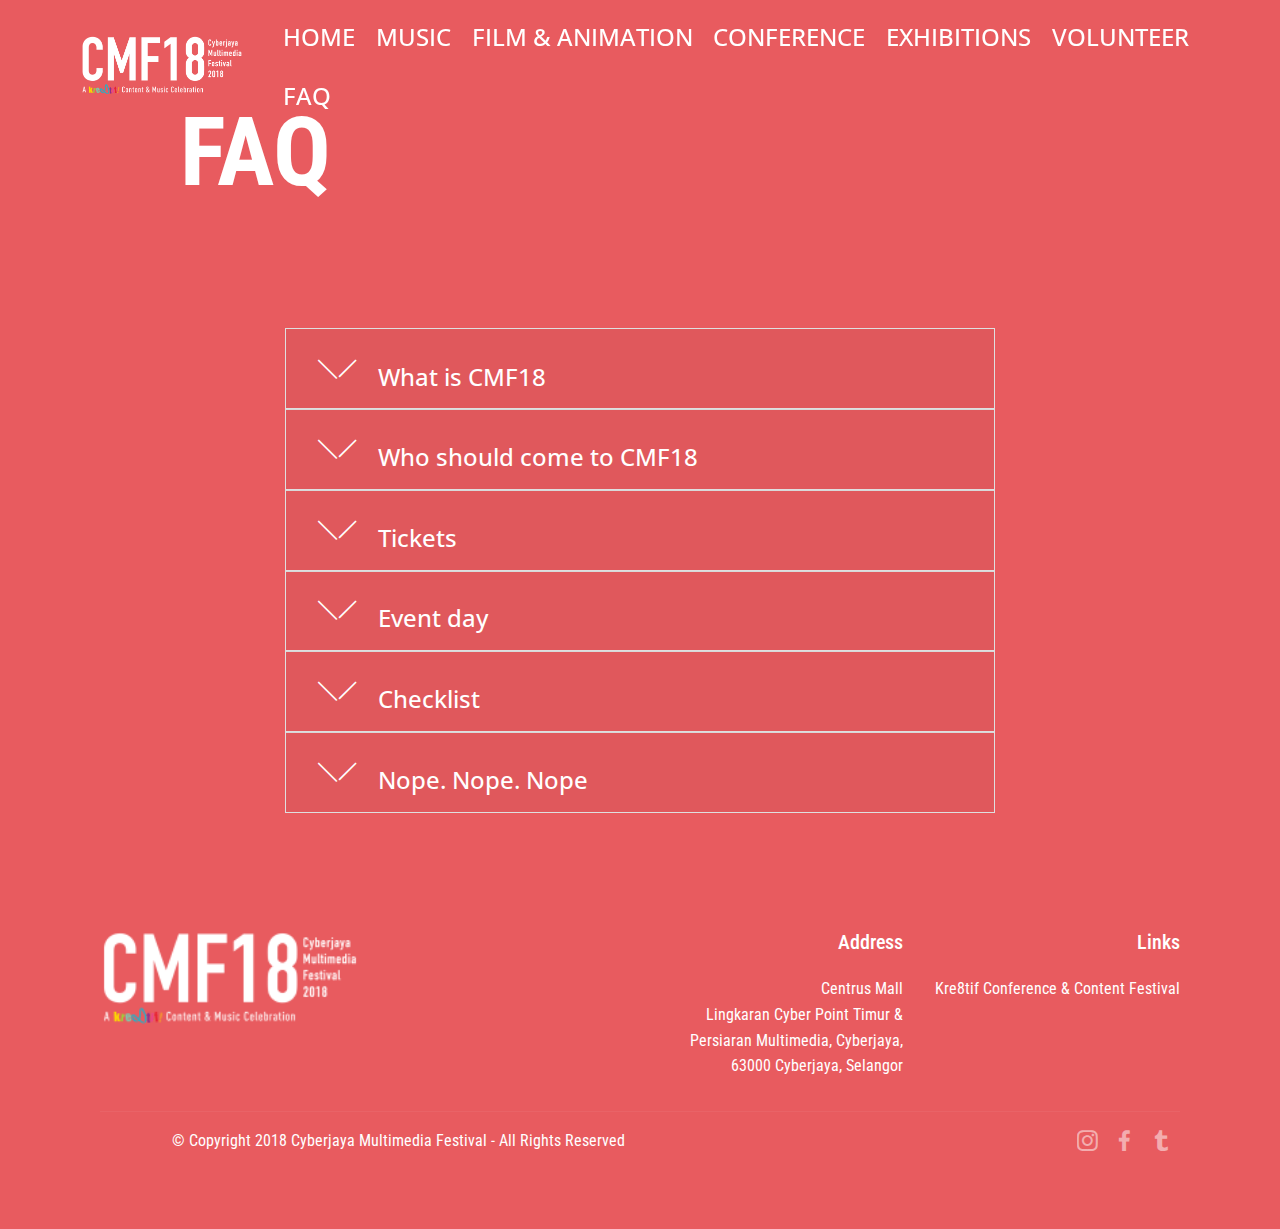
<file: faq.html>
<!DOCTYPE html>
<html >
<head>
  <!-- Site made with Mobirise Website Builder v4.7.7, https://mobirise.com -->
  <meta charset="UTF-8">
  <meta http-equiv="X-UA-Compatible" content="IE=edge">
  <meta name="generator" content="Mobirise v4.7.7, mobirise.com">
  <meta name="viewport" content="width=device-width, initial-scale=1, minimum-scale=1">
  <link rel="shortcut icon" href="assets/images/cmf18-key-visual-final-128x181.png" type="image/x-icon">
  <meta name="description" content="">
  <title>FAQ</title>
  <link rel="stylesheet" href="assets/web/assets/mobirise-icons/mobirise-icons.css">
  <link rel="stylesheet" href="assets/tether/tether.min.css">
  <link rel="stylesheet" href="assets/bootstrap/css/bootstrap.min.css">
  <link rel="stylesheet" href="assets/bootstrap/css/bootstrap-grid.min.css">
  <link rel="stylesheet" href="assets/bootstrap/css/bootstrap-reboot.min.css">
  <link rel="stylesheet" href="assets/socicon/css/styles.css">
  <link rel="stylesheet" href="assets/dropdown/css/style.css">
  <link rel="stylesheet" href="assets/theme/css/style.css">
  <link rel="stylesheet" href="assets/mobirise/css/mbr-additional.css" type="text/css">
  
  
  
</head>
<body>
  <section class="menu cid-qU8qfUSnMS" once="menu" id="menu2-2y">

    

    <nav class="navbar navbar-expand beta-menu navbar-dropdown align-items-center navbar-fixed-top navbar-toggleable-sm bg-color transparent">
        <button class="navbar-toggler navbar-toggler-right" type="button" data-toggle="collapse" data-target="#navbarSupportedContent" aria-controls="navbarSupportedContent" aria-expanded="false" aria-label="Toggle navigation">
            <div class="hamburger">
                <span></span>
                <span></span>
                <span></span>
                <span></span>
            </div>
        </button>
        <div class="menu-logo">
            <div class="navbar-brand">
                <span class="navbar-logo">
                    <a href="index.html">
                        <img src="assets/images/cmf18-logo-white-326x121.png" alt="Mobirise" title="" style="height: 3.8rem;">
                    </a>
                </span>
                
            </div>
        </div>
        <div class="collapse navbar-collapse" id="navbarSupportedContent">
            <ul class="navbar-nav nav-dropdown nav-right" data-app-modern-menu="true"><li class="nav-item">
                    <a class="nav-link link text-info display-5" href="index.html">
                        HOME</a>
                </li><li class="nav-item"><a class="nav-link link text-info display-5" href="music.html">
                        MUSIC</a></li><li class="nav-item"><a class="nav-link link text-info display-5" href="filmanimation.html">
                        FILM &amp; ANIMATION</a></li><li class="nav-item"><a class="nav-link link text-info display-5" href="conference.html">
                        CONFERENCE</a></li><li class="nav-item"><a class="nav-link link text-info display-5" href="exhibitions.html">
                        EXHIBITIONS</a></li><li class="nav-item"><a class="nav-link link text-info display-5" href="volunteer.html">VOLUNTEER</a></li>
                <li class="nav-item">
                    <a class="nav-link link text-info display-5" href="faq.html">
                        FAQ</a>
                </li></ul>
            
        </div>
    </nav>
</section>

<section class="engine"><a href="https://mobirise.me/b">create a website for free</a></section><section class="header1 cid-qU8qfVpnT4" id="header1-2z">

    

    

    <div class="container">
        <div class="row justify-content-md-center">
            <div class="mbr-white col-md-10">
                
                <h3 class="mbr-section-subtitle align-center mbr-light pb-3 mbr-fonts-style display-1"><strong>
                    FAQ</strong></h3>
                
                
            </div>
        </div>
    </div>

</section>

<section class="accordion1 cid-qXDxhNLHk9" id="accordion1-4h">

    

    
    <div class="container">
        <div class="media-container-row">
            <div class="col-12 col-md-8">
                <div class="section-head text-center space30">
                    
                </div>
                <div class="clearfix"></div>
                <div id="bootstrap-accordion_14" class="panel-group accordionStyles accordion" role="tablist" aria-multiselectable="true">
                    <div class="card">
                        <div class="card-header" role="tab" id="headingOne">
                            <a role="button" class="panel-title collapsed text-black" data-toggle="collapse" data-core="" href="#collapse1_14" aria-expanded="false" aria-controls="collapse1">
                                <h4 class="mbr-fonts-style display-5">
                                    <span class="sign mbr-iconfont mbri-arrow-down inactive"></span>&nbsp;What is CMF18</h4>
                            </a>
                        </div>
                        <div id="collapse1_14" class="panel-collapse noScroll collapse " role="tabpanel" aria-labelledby="headingOne" data-parent="#bootstrap-accordion_14">
                            <div class="panel-body p-4">
                                <p class="mbr-fonts-style panel-text display-7">CMF18 is a community-centric and collaborative multimedia festival between the local DIY creative community, MDEC and Setia Haruman.<br><br>The first of it's kind in Cyberjaya, CMF celebrates music, film, animation, 4.0 technology, entrepreneurship and education for two days at Centrus Mall, Cyberjaya.</p>
                            </div>
                        </div>
                    </div>
                    <div class="card">
                        <div class="card-header" role="tab" id="headingTwo">
                            <a role="button" class="collapsed panel-title text-black" data-toggle="collapse" data-core="" href="#collapse2_14" aria-expanded="false" aria-controls="collapse2">
                                <h4 class="mbr-fonts-style display-5">
                                    <span class="sign mbr-iconfont mbri-arrow-down inactive"></span>&nbsp;Who should come to CMF18</h4>
                            </a>
                            
                        </div>
                        <div id="collapse2_14" class="panel-collapse noScroll collapse" role="tabpanel" aria-labelledby="headingTwo" data-parent="#bootstrap-accordion_14">
                            <div class="panel-body p-4">
                                <p class="mbr-fonts-style panel-text display-7">
                                   CMF18 is specially curated for the DIY creative community, tech community, Cyberjaya community, students, kids and parents alike. We are an all ages festival with something exciting for every person and free entry for everyone under the age of 18. </p>
                            </div>
                        </div>
                    </div>
                    <div class="card">
                        <div class="card-header" role="tab" id="headingThree">
                            <a role="button" class="collapsed text-black panel-title" data-toggle="collapse" data-core="" href="#collapse3_14" aria-expanded="false" aria-controls="collapse3">
                                <h4 class="mbr-fonts-style display-5">
                                    <span class="sign mbr-iconfont mbri-arrow-down inactive"></span> Tickets</h4>
                            </a>
                        </div>
                        <div id="collapse3_14" class="panel-collapse noScroll collapse" role="tabpanel" aria-labelledby="headingThree" data-parent="#bootstrap-accordion_14">
                            <div class="panel-body p-4">
                                <p class="mbr-fonts-style panel-text display-7">CMF18 tickets are sold exclusively on the <a href="http://kedai.tapau.tv" class="text-success">Kedai Tapau</a> website. Get your tickets early for the best rates and to avoid disappointment.<br><br>Tickets will also be sold at the door. Please prepare enough cash to purchase your tickets as there's no ATM within festival grounds.<br><br>Please keep your tickets in a safe place for re-entry on Sunday.<br><br>10% of proceeds from ticket sales will go directly to MyCARE for humanitarian aid.<br></p>
                            </div>
                        </div>
                    </div>
                    <div class="card">
                        <div class="card-header" role="tab" id="headingFour">
                            <a role="button" class="collapsed panel-title text-black" data-toggle="collapse" data-core="" href="#collapse4_14" aria-expanded="false" aria-controls="collapse4">
                                <h4 class="mbr-fonts-style display-5">
                                    <span class="sign mbr-iconfont mbri-arrow-down inactive"></span> Event day</h4>
                            </a> 
                        </div>
                        <div id="collapse4_14" class="panel-collapse noScroll collapse" role="tabpanel" aria-labelledby="headingFour" data-parent="#bootstrap-accordion_14">
                            <div class="panel-body p-4">
                                <p class="mbr-fonts-style panel-text display-7">Lineup, schedule and layout will be announced closer to the event day. Download the CMF18 app for a wholesome festival experience.<br><br>Please prepare enough cash as there's no ATM within festival grounds.</p>
                            </div>
                        </div>
                    </div>
                    <div class="card">
                        <div class="card-header" role="tab" id="headingFive">
                            <a role="button" class="collapsed panel-title text-black" data-toggle="collapse" data-core="" href="#collapse5_14" aria-expanded="false" aria-controls="collapse5">
                                <h4 class="mbr-fonts-style display-5">
                                    <span class="sign mbr-iconfont mbri-arrow-down inactive"></span> Checklist</h4>
                            </a>
                        </div>
                        <div id="collapse5_14" class="panel-collapse noScroll collapse" role="tabpanel" aria-labelledby="headingFive" data-parent="#bootstrap-accordion_14">
                            <div class="panel-body p-4">
                                <p class="mbr-fonts-style panel-text display-7">– Your tickets!<br>– ARleta app! Join our festival treasure hunt on the ARleta app to win prizes!<br>– Your kids! Kids get in for free<br>– Sunglasses, sunscreen and raincoat<br>– Cash as there's no ATM on festival grounds or <br></p>
                            </div>
                        </div>
                    </div>
                    <div class="card">
                        <div class="card-header" role="tab" id="headingSix">
                            <a role="button" class="collapsed panel-title text-black" data-toggle="collapse" data-core="" href="#collapse6_14" aria-expanded="false" aria-controls="collapse6">
                                <h4 class="mbr-fonts-style display-5">
                                    <span class="sign mbr-iconfont mbri-arrow-down inactive"></span> Nope. Nope. Nope</h4>
                            </a>
                        </div>
                        <div id="collapse6_14" class="panel-collapse noScroll collapse" role="tabpanel" aria-labelledby="headingSix" data-parent="#bootstrap-accordion_14">
                            <div class="panel-body p-4">
                                <p class="mbr-fonts-style panel-text display-7">
                                   Nothing beats a good, clean environment for adults and kids alike. Drugs and alcohol are strictly prohibited within festival grounds.</p>
                            </div>
                        </div>
                    </div>
                </div>
            </div>
        </div>
    </div>
</section>

<section class="cid-qU8qg2YCHO" id="footer1-3b">

    

    

    <div class="container">
        <div class="media-container-row content text-white">
            <div class="col-12 col-md-3">
                <div class="media-wrap">
                    <a href="index.html">
                        <img src="assets/images/cmf18-logo-white-192x71.png" alt="Mobirise" title="">
                    </a>
                </div>
            </div>
            <div class="col-12 col-md-3 mbr-fonts-style display-7">
                <h5 class="pb-3"></h5>
                <p class="mbr-text"></p>
            </div>
            <div class="col-12 col-md-3 mbr-fonts-style display-7">
                <h5 class="pb-3">
                    Address</h5>
                <p class="mbr-text">Centrus Mall<br>Lingkaran Cyber Point Timur &amp; Persiaran Multimedia, Cyberjaya, 63000 Cyberjaya, Selangor</p>
            </div>
            <div class="col-12 col-md-3 mbr-fonts-style display-7">
                <h5 class="pb-3">
                    Links
                </h5>
                <p class="mbr-text"><a href="https://kre8tif.mdec.my/#festival" target="_blank" class="text-white">Kre8tif Conference &amp; Content Festival</a><a href="https://kre8tif.mdec.my/#festival" target="_blank" class="text-secondary"><br></a><br></p>
            </div>
        </div>
        <div class="footer-lower">
            <div class="media-container-row">
                <div class="col-sm-12">
                    <hr>
                </div>
            </div>
            <div class="media-container-row mbr-white">
                <div class="col-sm-6 copyright">
                    <p class="mbr-text mbr-fonts-style display-7">
                        © Copyright 2018 Cyberjaya Multimedia Festival - All Rights Reserved
                    </p>
                </div>
                <div class="col-md-6">
                    <div class="social-list align-right">
                        <div class="soc-item">
                            <a href="http://instagram.com/cyberjayafest" target="_blank">
                                <span class="mbr-iconfont mbr-iconfont-social socicon-instagram socicon"></span>
                            </a>
                        </div>
                        <div class="soc-item">
                            <a href="https://www.facebook.com/cyberjayafest" target="_blank">
                                <span class="mbr-iconfont mbr-iconfont-social socicon-facebook socicon"></span>
                            </a>
                        </div>
                        <div class="soc-item">
                            <a href="https://wearesonikl.tumblr.com/" target="_blank">
                                <span class="mbr-iconfont mbr-iconfont-social socicon-tumblr socicon"></span>
                            </a>
                        </div>
                        
                        
                        
                    </div>
                </div>
            </div>
        </div>
    </div>
</section>


  <script src="assets/web/assets/jquery/jquery.min.js"></script>
  <script src="assets/popper/popper.min.js"></script>
  <script src="assets/tether/tether.min.js"></script>
  <script src="assets/bootstrap/js/bootstrap.min.js"></script>
  <script src="assets/dropdown/js/script.min.js"></script>
  <script src="assets/touchswipe/jquery.touch-swipe.min.js"></script>
  <script src="assets/mbr-switch-arrow/mbr-switch-arrow.js"></script>
  <script src="assets/smoothscroll/smooth-scroll.js"></script>
  <script src="assets/theme/js/script.js"></script>
  
  
 <div id="scrollToTop" class="scrollToTop mbr-arrow-up"><a style="text-align: center;"><i></i></a></div>
  </body>
</html>
</file>
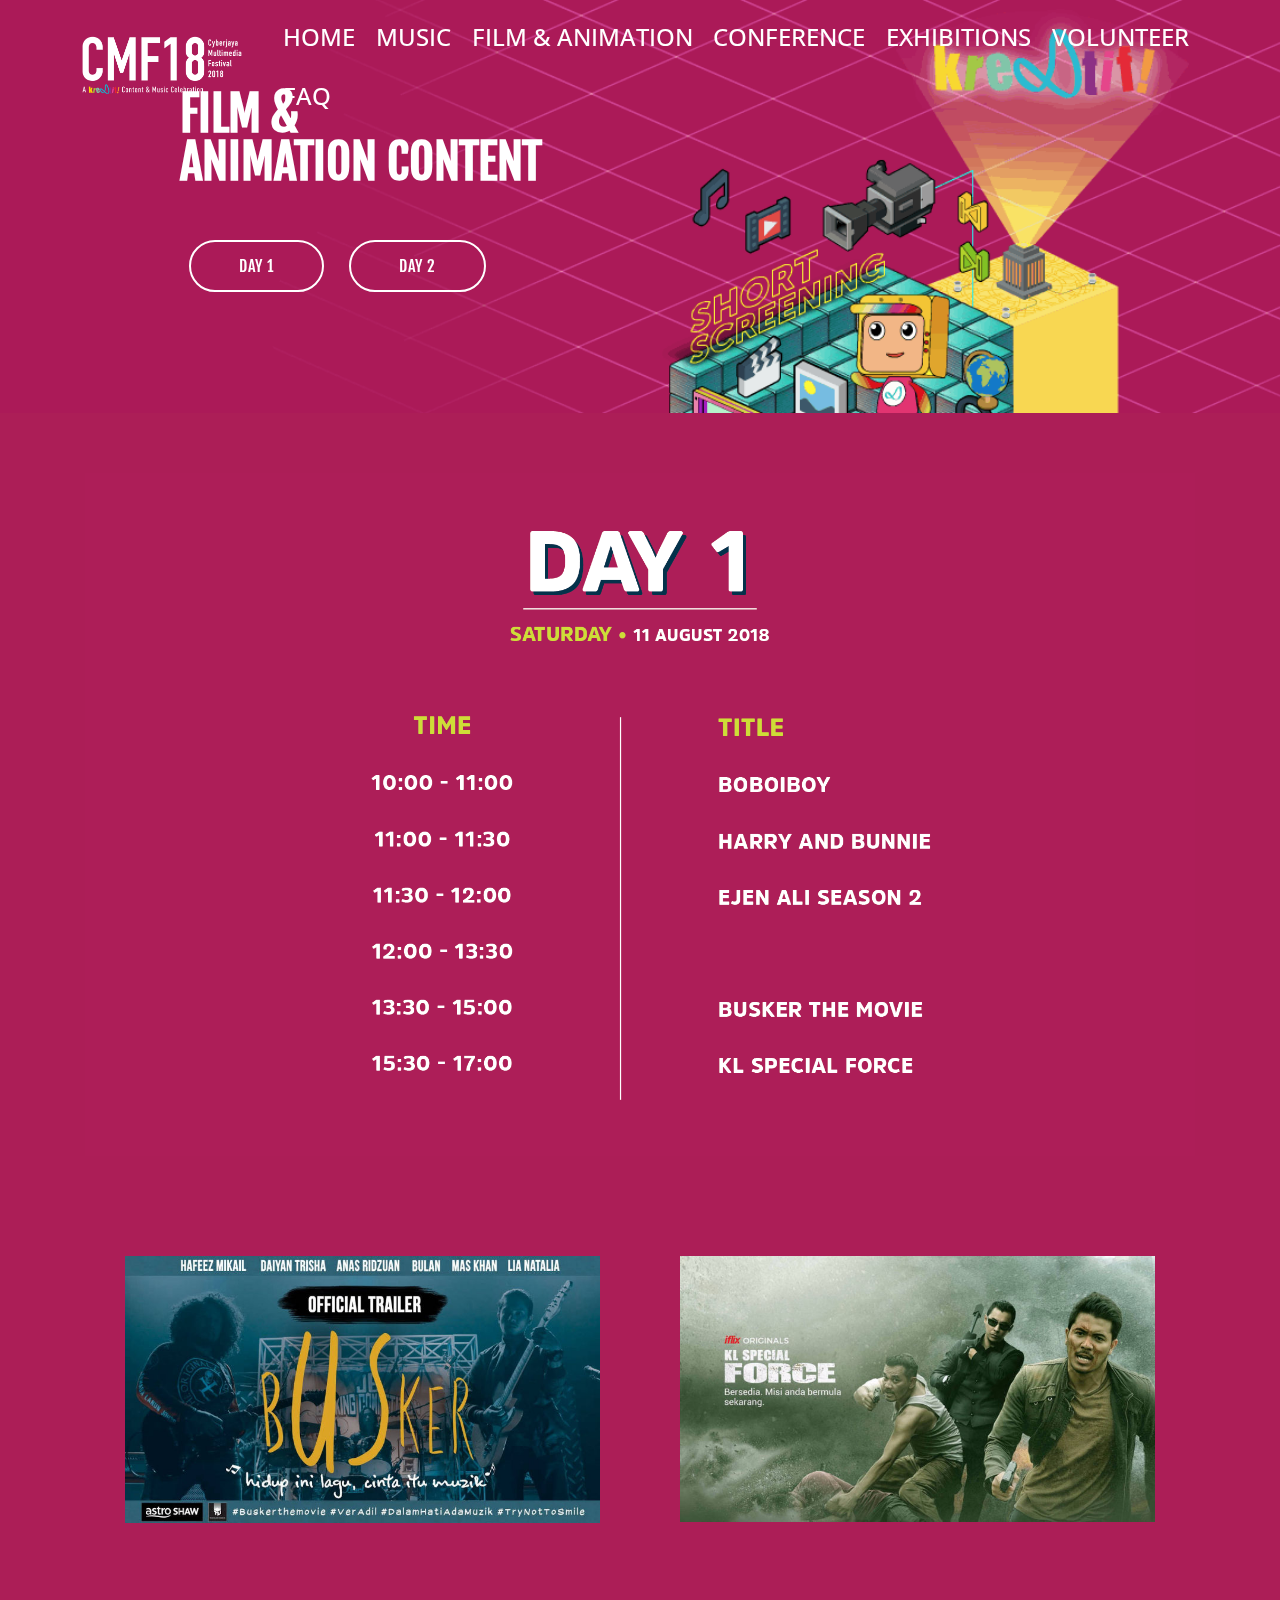
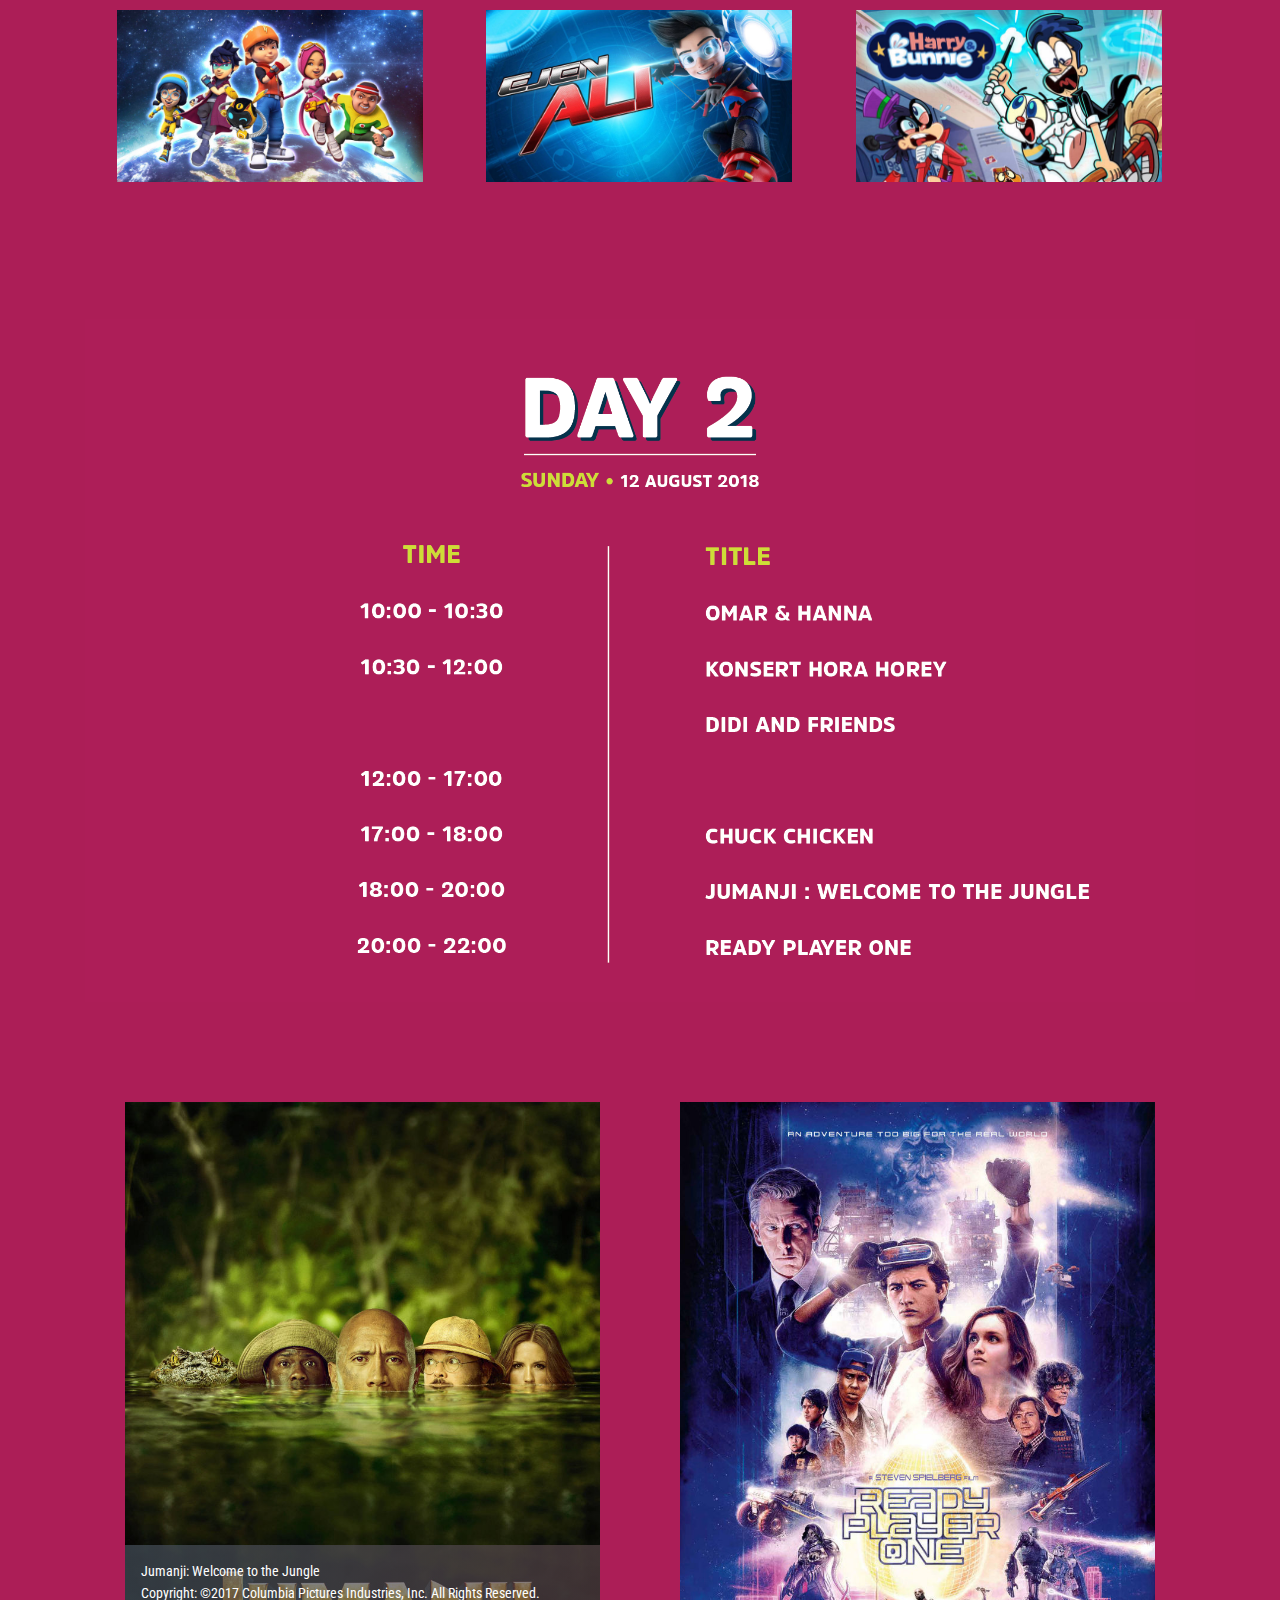
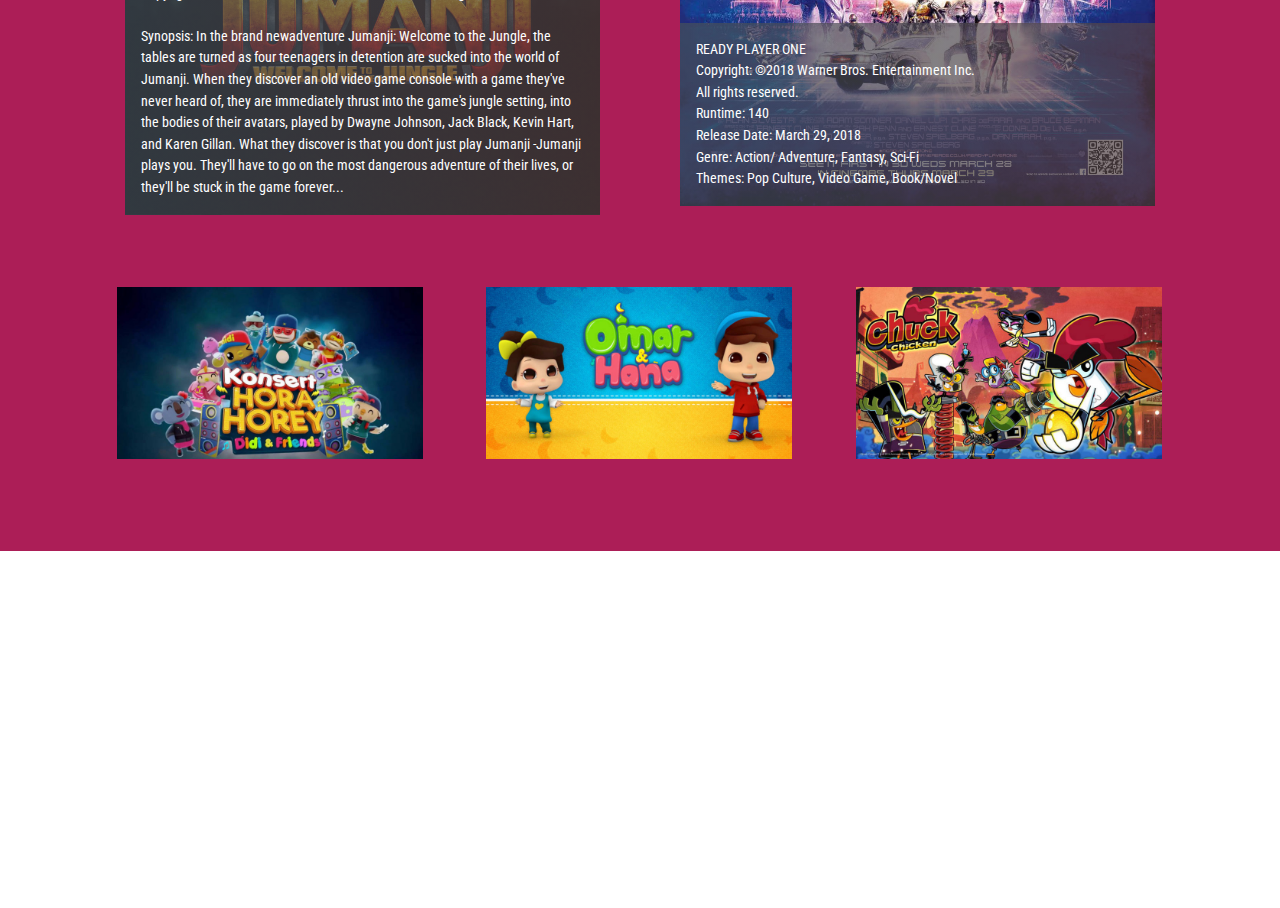
<file: filmanimation.html>
<!DOCTYPE html>
<html >
<head>
  <!-- Site made with Mobirise Website Builder v4.7.7, https://mobirise.com -->
  <meta charset="UTF-8">
  <meta http-equiv="X-UA-Compatible" content="IE=edge">
  <meta name="generator" content="Mobirise v4.7.7, mobirise.com">
  <meta name="viewport" content="width=device-width, initial-scale=1, minimum-scale=1">
  <link rel="shortcut icon" href="assets/images/cmf18-key-visual-final-128x181.png" type="image/x-icon">
  <meta name="description" content="">
  <title>Film & Animation</title>
  <link rel="stylesheet" href="assets/web/assets/mobirise-icons/mobirise-icons.css">
  <link rel="stylesheet" href="assets/tether/tether.min.css">
  <link rel="stylesheet" href="assets/bootstrap/css/bootstrap.min.css">
  <link rel="stylesheet" href="assets/bootstrap/css/bootstrap-grid.min.css">
  <link rel="stylesheet" href="assets/bootstrap/css/bootstrap-reboot.min.css">
  <link rel="stylesheet" href="assets/dropdown/css/style.css">
  <link rel="stylesheet" href="assets/socicon/css/styles.css">
  <link rel="stylesheet" href="assets/theme/css/style.css">
  <link rel="stylesheet" href="assets/gallery/style.css">
  <link rel="stylesheet" href="assets/mobirise/css/mbr-additional.css" type="text/css">
  
  
  
</head>
<body>
  <section class="menu cid-qU7uUHNeyf" once="menu" id="menu2-1c">

    

    <nav class="navbar navbar-expand beta-menu navbar-dropdown align-items-center navbar-fixed-top navbar-toggleable-sm bg-color transparent">
        <button class="navbar-toggler navbar-toggler-right" type="button" data-toggle="collapse" data-target="#navbarSupportedContent" aria-controls="navbarSupportedContent" aria-expanded="false" aria-label="Toggle navigation">
            <div class="hamburger">
                <span></span>
                <span></span>
                <span></span>
                <span></span>
            </div>
        </button>
        <div class="menu-logo">
            <div class="navbar-brand">
                <span class="navbar-logo">
                    <a href="index.html">
                        <img src="assets/images/cmf18-logo-white-326x121.png" alt="Mobirise" title="" style="height: 3.8rem;">
                    </a>
                </span>
                
            </div>
        </div>
        <div class="collapse navbar-collapse" id="navbarSupportedContent">
            <ul class="navbar-nav nav-dropdown nav-right" data-app-modern-menu="true"><li class="nav-item">
                    <a class="nav-link link text-info display-5" href="index.html">
                        HOME</a>
                </li><li class="nav-item"><a class="nav-link link text-info display-5" href="music.html">
                        MUSIC</a></li><li class="nav-item"><a class="nav-link link text-info display-5" href="filmanimation.html">
                        FILM &amp; ANIMATION</a></li><li class="nav-item"><a class="nav-link link text-info display-5" href="conference.html">
                        CONFERENCE</a></li><li class="nav-item"><a class="nav-link link text-info display-5" href="exhibitions.html">
                        EXHIBITIONS</a></li><li class="nav-item"><a class="nav-link link text-info display-5" href="volunteer.html">VOLUNTEER</a></li>
                <li class="nav-item">
                    <a class="nav-link link text-info display-5" href="faq.html">
                        FAQ</a>
                </li></ul>
            
        </div>
    </nav>
</section>

<section class="engine"><a href="https://mobirise.me/z">best website templates</a></section><section class="mbr-section info3 cid-qXD9v819WK mbr-parallax-background" id="info3-4b">

    

    

    <div class="container">
        <div class="row justify-content-center">
            <div class="media-container-column title col-12 col-md-10">
                <h2 class="align-left mbr-bold mbr-white pb-3 mbr-fonts-style display-2">FILM &amp;<br>ANIMATION CONTENT</h2>
                
                
                <div class="mbr-section-btn align-left py-4"><a class="btn btn-white-outline display-4" href="filmanimation.html#content5-42">DAY 1</a>
                    <a class="btn btn-white-outline display-4" href="filmanimation.html#content5-45">DAY 2</a></div>
            </div>
        </div>
    </div>
</section>

<section class="cid-qZtZju3RiD" id="image3-5q">

    

    <figure class="mbr-figure container">
            <div class="image-block" style="width: 100%;">
                <img src="assets/images/cmf18-screening-schedule-2-2080x1280.png" width="1400" alt="" title="">
                
            </div>
    </figure>
</section>

<section class="mbr-gallery mbr-slider-carousel cid-qYCVLeWjdM" id="gallery1-5d">

    

    <div class="container">
        <div><!-- Filter --><!-- Gallery --><div class="mbr-gallery-row"><div class="mbr-gallery-layout-default"><div><div><div class="mbr-gallery-item mbr-gallery-item--p5" data-video-url="false" data-tags="Responsive"><div href="#lb-gallery1-5d" data-slide-to="0" data-toggle="modal"><img src="assets/images/busker-1-1280x720-800x450.jpg" alt="" title=""><span class="icon-focus"></span></div></div><div class="mbr-gallery-item mbr-gallery-item--p5" data-video-url="false" data-tags="Animated"><div href="#lb-gallery1-5d" data-slide-to="1" data-toggle="modal"><img src="assets/images/klsf-1068x600-800x449.jpg" alt="" title=""><span class="icon-focus"></span></div></div></div></div><div class="clearfix"></div></div></div><!-- Lightbox --><div data-app-prevent-settings="" class="mbr-slider modal fade carousel slide" tabindex="-1" data-keyboard="true" data-interval="false" id="lb-gallery1-5d"><div class="modal-dialog"><div class="modal-content"><div class="modal-body"><div class="carousel-inner"><div class="carousel-item"><img src="assets/images/busker-1-1280x720.jpg" alt="" title=""></div><div class="carousel-item active"><img src="assets/images/klsf-1068x600.jpg" alt="" title=""></div></div><a class="carousel-control carousel-control-prev" role="button" data-slide="prev" href="#lb-gallery1-5d"><span class="mbri-left mbr-iconfont" aria-hidden="true"></span><span class="sr-only">Previous</span></a><a class="carousel-control carousel-control-next" role="button" data-slide="next" href="#lb-gallery1-5d"><span class="mbri-right mbr-iconfont" aria-hidden="true"></span><span class="sr-only">Next</span></a><a class="close" href="#" role="button" data-dismiss="modal"><span class="sr-only">Close</span></a></div></div></div></div></div>
    </div>

</section>

<section class="mbr-gallery mbr-slider-carousel cid-qXDaeTBOLy" id="gallery1-4c">

    

    <div class="container">
        <div><!-- Filter --><!-- Gallery --><div class="mbr-gallery-row"><div class="mbr-gallery-layout-default"><div><div><div class="mbr-gallery-item mbr-gallery-item--p4" data-video-url="false" data-tags="Responsive"><div href="#lb-gallery1-4c" data-slide-to="0" data-toggle="modal"><img src="assets/images/bbb-1600x900-800x450.jpg" alt="" title=""><span class="icon-focus"></span></div></div><div class="mbr-gallery-item mbr-gallery-item--p4" data-video-url="false" data-tags="Responsive"><div href="#lb-gallery1-4c" data-slide-to="1" data-toggle="modal"><img src="assets/images/ejen-ali-1920x1080-800x450.jpg" alt="" title=""><span class="icon-focus"></span></div></div><div class="mbr-gallery-item mbr-gallery-item--p4" data-video-url="false" data-tags="Awesome"><div href="#lb-gallery1-4c" data-slide-to="2" data-toggle="modal"><img src="assets/images/harry-bunnie-post-1-620x413-620x348.jpg" alt="" title=""><span class="icon-focus"></span></div></div></div></div><div class="clearfix"></div></div></div><!-- Lightbox --><div data-app-prevent-settings="" class="mbr-slider modal fade carousel slide" tabindex="-1" data-keyboard="true" data-interval="false" id="lb-gallery1-4c"><div class="modal-dialog"><div class="modal-content"><div class="modal-body"><div class="carousel-inner"><div class="carousel-item"><img src="assets/images/bbb-1600x900.jpg" alt="" title=""></div><div class="carousel-item active"><img src="assets/images/ejen-ali-1920x1080.jpg" alt="" title=""></div><div class="carousel-item"><img src="assets/images/harry-bunnie-post-1-620x413.jpg" alt="" title=""></div></div><a class="carousel-control carousel-control-prev" role="button" data-slide="prev" href="#lb-gallery1-4c"><span class="mbri-left mbr-iconfont" aria-hidden="true"></span><span class="sr-only">Previous</span></a><a class="carousel-control carousel-control-next" role="button" data-slide="next" href="#lb-gallery1-4c"><span class="mbri-right mbr-iconfont" aria-hidden="true"></span><span class="sr-only">Next</span></a><a class="close" href="#" role="button" data-dismiss="modal"><span class="sr-only">Close</span></a></div></div></div></div></div>
    </div>

</section>

<section class="cid-qZtZH6SGj7" id="image3-5r">

    

    <figure class="mbr-figure container">
            <div class="image-block" style="width: 100%;">
                <img src="assets/images/cmf18-screening-schedule-1-2080x1280.png" width="1400" alt="" title="">
                
            </div>
    </figure>
</section>

<section class="mbr-gallery mbr-slider-carousel cid-qXDdtddOqe" id="gallery1-4e">

    

    <div class="container">
        <div><!-- Filter --><!-- Gallery --><div class="mbr-gallery-row"><div class="mbr-gallery-layout-default"><div><div><div class="mbr-gallery-item mbr-gallery-item--p5" data-video-url="false" data-tags="Awesome"><div href="#lb-gallery1-4e" data-slide-to="0" data-toggle="modal"><img src="assets/images/jumanjiwelcometothejungle-final-1sheet-2000x3000-800x1200.jpg" alt="" title=""><span class="icon-focus"></span><span class="mbr-gallery-title mbr-fonts-style display-7">Jumanji: Welcome to the Jungle<br>Copyright: ©2017 Columbia Pictures Industries, Inc. All Rights Reserved.<br><br>Synopsis: In the brand newadventure Jumanji: Welcome to the Jungle, the tables are turned as four teenagers in detention are sucked into the world of Jumanji. When they discover an old video game console with a game they've never heard of, they are immediately thrust into the game's jungle setting, into the bodies of their avatars, played by Dwayne Johnson, Jack Black, Kevin Hart, and Karen Gillan. What they discover is that you don't just play Jumanji -Jumanji plays you. They'll have to go on the most dangerous adventure of their lives, or they'll be stuck in the game forever...</span></div></div><div class="mbr-gallery-item mbr-gallery-item--p5" data-video-url="false" data-tags="Responsive"><div href="#lb-gallery1-4e" data-slide-to="1" data-toggle="modal"><img src="assets/images/readyplayerone-1sht-2000x2963-800x1185.jpg" alt="" title=""><span class="icon-focus"></span><span class="mbr-gallery-title mbr-fonts-style display-7">READY PLAYER ONE<br>Copyright: ©2018 Warner Bros. Entertainment Inc.<br>All rights reserved.<br>Runtime: 140<br>Release Date: March 29, 2018<br>Genre: Action/ Adventure, Fantasy, Sci-Fi<br>Themes: Pop Culture, Video Game, Book/Novel</span></div></div></div></div><div class="clearfix"></div></div></div><!-- Lightbox --><div data-app-prevent-settings="" class="mbr-slider modal fade carousel slide" tabindex="-1" data-keyboard="true" data-interval="false" id="lb-gallery1-4e"><div class="modal-dialog"><div class="modal-content"><div class="modal-body"><div class="carousel-inner"><div class="carousel-item"><img src="assets/images/jumanjiwelcometothejungle-final-1sheet-2000x3000.jpg" alt="" title=""></div><div class="carousel-item active"><img src="assets/images/readyplayerone-1sht-2000x2963.jpg" alt="" title=""></div></div><a class="carousel-control carousel-control-prev" role="button" data-slide="prev" href="#lb-gallery1-4e"><span class="mbri-left mbr-iconfont" aria-hidden="true"></span><span class="sr-only">Previous</span></a><a class="carousel-control carousel-control-next" role="button" data-slide="next" href="#lb-gallery1-4e"><span class="mbri-right mbr-iconfont" aria-hidden="true"></span><span class="sr-only">Next</span></a><a class="close" href="#" role="button" data-dismiss="modal"><span class="sr-only">Close</span></a></div></div></div></div></div>
    </div>

</section>

<section class="mbr-gallery mbr-slider-carousel cid-qXDc5o9XFa" id="gallery1-4d">

    

    <div class="container">
        <div><!-- Filter --><!-- Gallery --><div class="mbr-gallery-row"><div class="mbr-gallery-layout-default"><div><div><div class="mbr-gallery-item mbr-gallery-item--p4" data-video-url="false" data-tags="Awesome"><div href="#lb-gallery1-4d" data-slide-to="0" data-toggle="modal"><img src="assets/images/khhddf-1280x720-800x450.jpg" alt="" title=""><span class="icon-focus"></span></div></div><div class="mbr-gallery-item mbr-gallery-item--p4" data-video-url="false" data-tags="Responsive"><div href="#lb-gallery1-4d" data-slide-to="1" data-toggle="modal"><img src="assets/images/maxresdefault-2-1280x720-800x450.jpg" alt="" title=""><span class="icon-focus"></span></div></div><div class="mbr-gallery-item mbr-gallery-item--p4" data-video-url="false" data-tags="Creative"><div href="#lb-gallery1-4d" data-slide-to="2" data-toggle="modal"><img src="assets/images/image-cc-1024x576-800x450.jpg" alt="" title=""><span class="icon-focus"></span></div></div></div></div><div class="clearfix"></div></div></div><!-- Lightbox --><div data-app-prevent-settings="" class="mbr-slider modal fade carousel slide" tabindex="-1" data-keyboard="true" data-interval="false" id="lb-gallery1-4d"><div class="modal-dialog"><div class="modal-content"><div class="modal-body"><div class="carousel-inner"><div class="carousel-item"><img src="assets/images/khhddf-1280x720.jpg" alt="" title=""></div><div class="carousel-item"><img src="assets/images/maxresdefault-2-1280x720.jpg" alt="" title=""></div><div class="carousel-item active"><img src="assets/images/image-cc-1024x576.jpg" alt="" title=""></div></div><a class="carousel-control carousel-control-prev" role="button" data-slide="prev" href="#lb-gallery1-4d"><span class="mbri-left mbr-iconfont" aria-hidden="true"></span><span class="sr-only">Previous</span></a><a class="carousel-control carousel-control-next" role="button" data-slide="next" href="#lb-gallery1-4d"><span class="mbri-right mbr-iconfont" aria-hidden="true"></span><span class="sr-only">Next</span></a><a class="close" href="#" role="button" data-dismiss="modal"><span class="sr-only">Close</span></a></div></div></div></div></div>
    </div>

</section>

<section class="cid-qU7rN1L01i mbr-reveal" id="footer1-17">

    

    

    <div class="container">
        <div class="media-container-row content text-white">
            <div class="col-12 col-md-3">
                <div class="media-wrap">
                    <a href="https://instagram.com/cyberjayafest" target="_blank">
                        <img src="assets/images/cmf18-logo-white-192x71.png" alt="Mobirise" title="">
                    </a>
                </div>
            </div>
            <div class="col-12 col-md-3 mbr-fonts-style display-7">
                <h5 class="pb-3"></h5>
                <p class="mbr-text"></p>
            </div>
            <div class="col-12 col-md-3 mbr-fonts-style display-7">
                <h5 class="pb-3">
                    Address</h5>
                <p class="mbr-text">Centrus Mall<br>Lingkaran Cyber Point Timur &amp; Persiaran Multimedia, Cyberjaya, 63000 Cyberjaya, Selangor</p>
            </div>
            <div class="col-12 col-md-3 mbr-fonts-style display-7">
                <h5 class="pb-3">
                    Links
                </h5>
                <p class="mbr-text"><a href="https://kre8tif.mdec.my/#festival" target="_blank" class="text-white">Kre8tif Conference &amp; Content Festival</a><a href="https://kre8tif.mdec.my/#festival" target="_blank" class="text-secondary"><br></a><br></p>
            </div>
        </div>
        <div class="footer-lower">
            <div class="media-container-row">
                <div class="col-sm-12">
                    <hr>
                </div>
            </div>
            <div class="media-container-row mbr-white">
                <div class="col-sm-6 copyright">
                    <p class="mbr-text mbr-fonts-style display-7">
                        © Copyright 2018 Cyberjaya Multimedia Festival - All Rights Reserved
                    </p>
                </div>
                <div class="col-md-6">
                    <div class="social-list align-right">
                        <div class="soc-item">
                            <a href="http://instagram.com/cyberjayafest" target="_blank">
                                <span class="mbr-iconfont mbr-iconfont-social socicon-instagram socicon"></span>
                            </a>
                        </div>
                        <div class="soc-item">
                            <a href="https://www.facebook.com/cyberjayafest" target="_blank">
                                <span class="mbr-iconfont mbr-iconfont-social socicon-facebook socicon"></span>
                            </a>
                        </div>
                        <div class="soc-item">
                            <a href="https://wearesonikl.tumblr.com/" target="_blank">
                                <span class="mbr-iconfont mbr-iconfont-social socicon-tumblr socicon"></span>
                            </a>
                        </div>
                        
                        
                        
                    </div>
                </div>
            </div>
        </div>
    </div>
</section>


  <script src="assets/web/assets/jquery/jquery.min.js"></script>
  <script src="assets/popper/popper.min.js"></script>
  <script src="assets/tether/tether.min.js"></script>
  <script src="assets/bootstrap/js/bootstrap.min.js"></script>
  <script src="assets/smoothscroll/smooth-scroll.js"></script>
  <script src="assets/parallax/jarallax.min.js"></script>
  <script src="assets/dropdown/js/script.min.js"></script>
  <script src="assets/masonry/masonry.pkgd.min.js"></script>
  <script src="assets/imagesloaded/imagesloaded.pkgd.min.js"></script>
  <script src="assets/bootstrapcarouselswipe/bootstrap-carousel-swipe.js"></script>
  <script src="assets/vimeoplayer/jquery.mb.vimeo_player.js"></script>
  <script src="assets/touchswipe/jquery.touch-swipe.min.js"></script>
  <script src="assets/theme/js/script.js"></script>
  <script src="assets/gallery/player.min.js"></script>
  <script src="assets/gallery/script.js"></script>
  <script src="assets/slidervideo/script.js"></script>
  
  
 <div id="scrollToTop" class="scrollToTop mbr-arrow-up"><a style="text-align: center;"><i></i></a></div>
  </body>
</html>
</file>
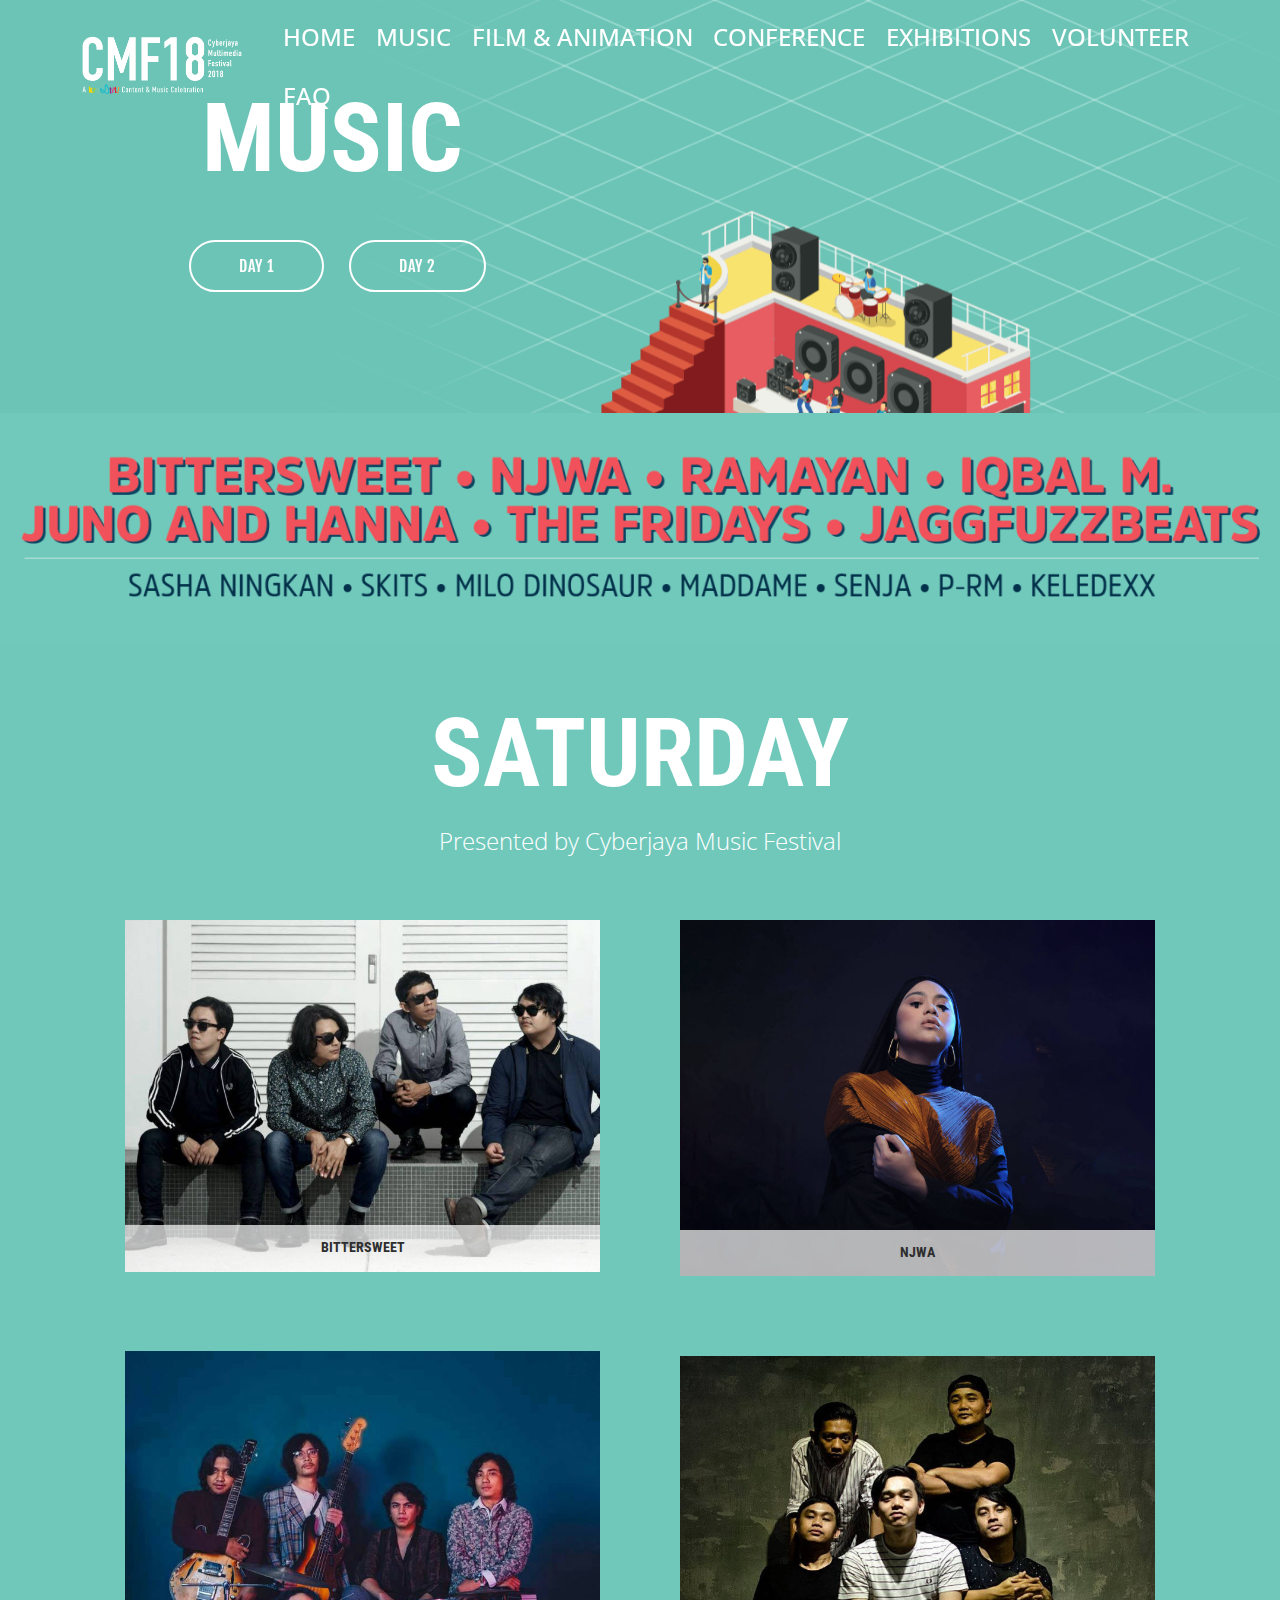
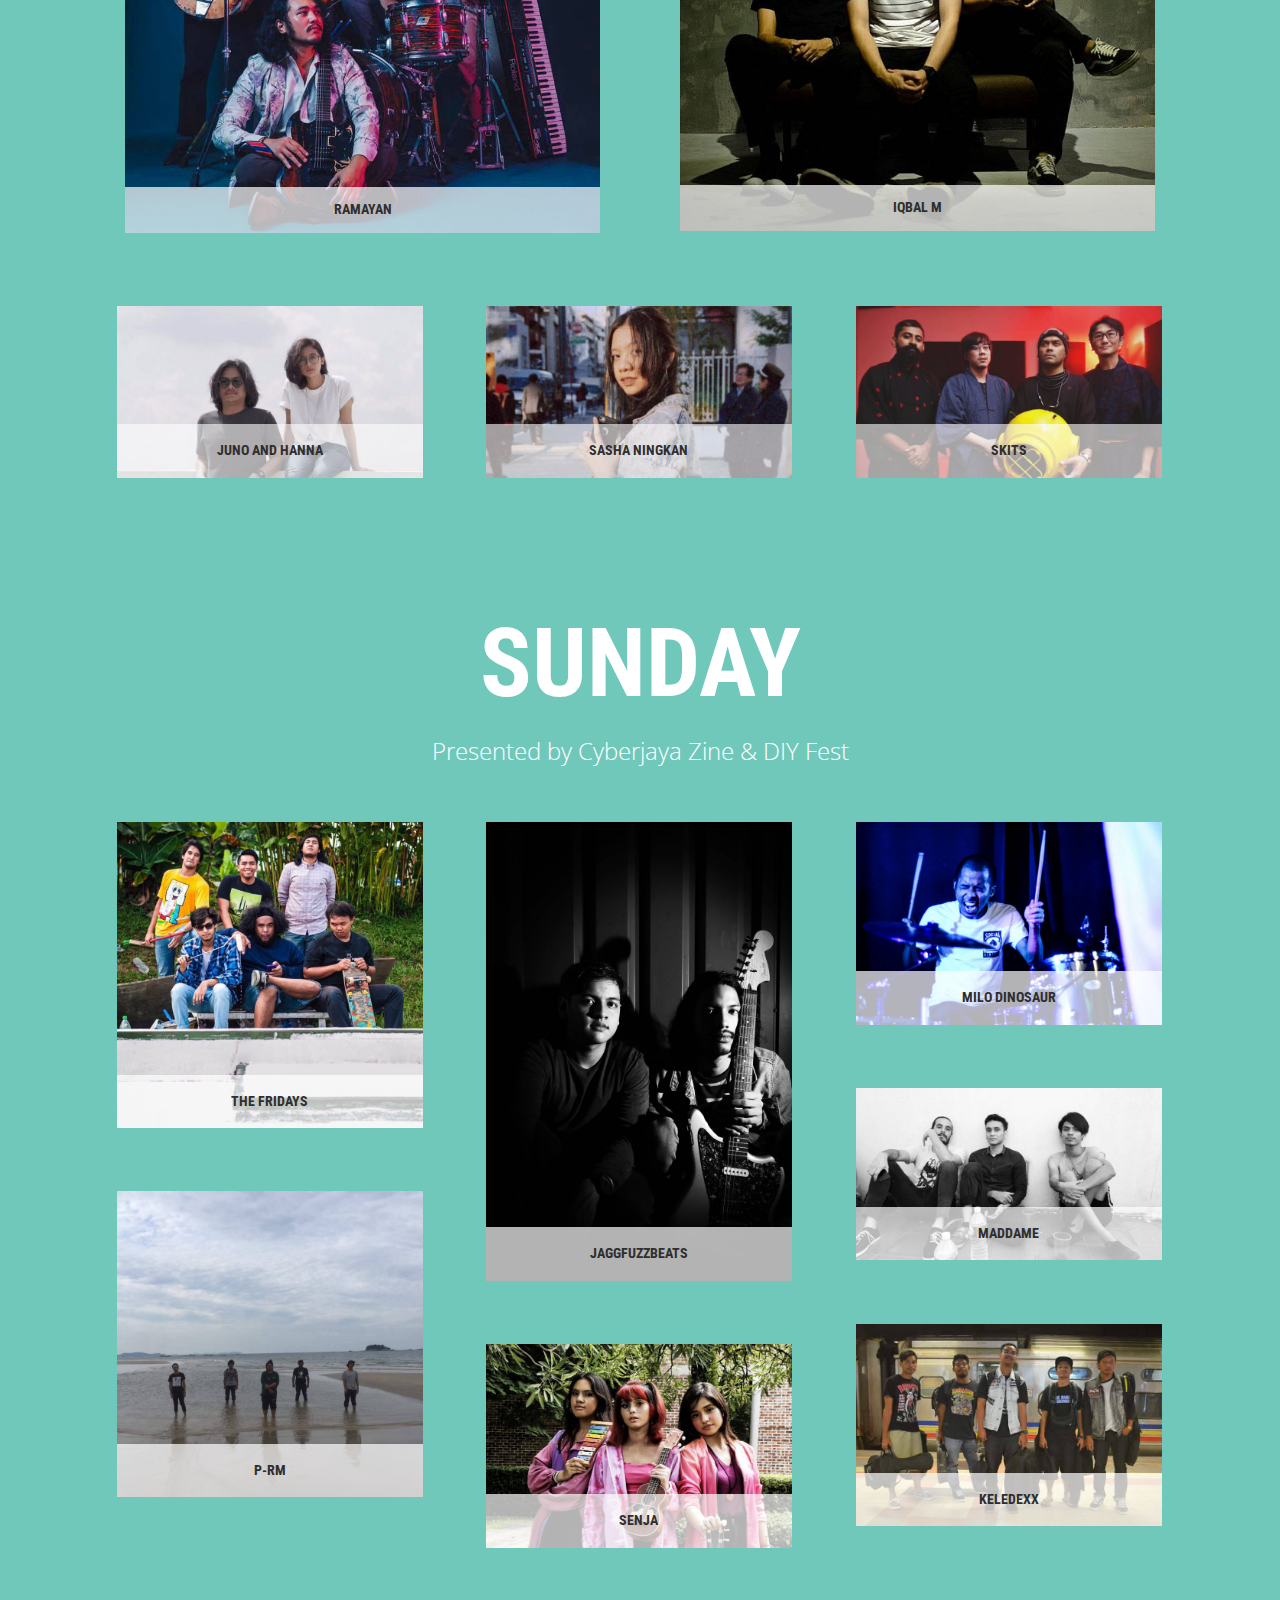
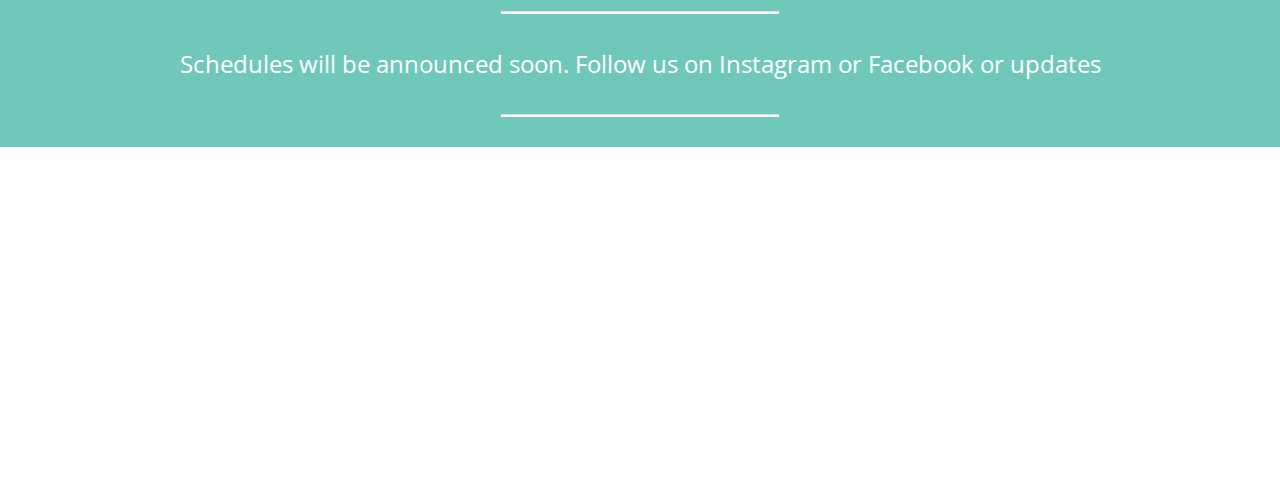
<file: music.html>
<!DOCTYPE html>
<html >
<head>
  <!-- Site made with Mobirise Website Builder v4.7.7, https://mobirise.com -->
  <meta charset="UTF-8">
  <meta http-equiv="X-UA-Compatible" content="IE=edge">
  <meta name="generator" content="Mobirise v4.7.7, mobirise.com">
  <meta name="viewport" content="width=device-width, initial-scale=1, minimum-scale=1">
  <link rel="shortcut icon" href="assets/images/cmf18-key-visual-final-128x181.png" type="image/x-icon">
  <meta name="description" content="">
  <title>Music</title>
  <link rel="stylesheet" href="assets/web/assets/mobirise-icons/mobirise-icons.css">
  <link rel="stylesheet" href="assets/tether/tether.min.css">
  <link rel="stylesheet" href="assets/bootstrap/css/bootstrap.min.css">
  <link rel="stylesheet" href="assets/bootstrap/css/bootstrap-grid.min.css">
  <link rel="stylesheet" href="assets/bootstrap/css/bootstrap-reboot.min.css">
  <link rel="stylesheet" href="assets/dropdown/css/style.css">
  <link rel="stylesheet" href="assets/socicon/css/styles.css">
  <link rel="stylesheet" href="assets/theme/css/style.css">
  <link rel="stylesheet" href="assets/gallery/style.css">
  <link rel="stylesheet" href="assets/mobirise/css/mbr-additional.css" type="text/css">
  
  
  
</head>
<body>
  <section class="menu cid-qU7wrSdroz" once="menu" id="menu2-1f">

    

    <nav class="navbar navbar-expand beta-menu navbar-dropdown align-items-center navbar-fixed-top navbar-toggleable-sm bg-color transparent">
        <button class="navbar-toggler navbar-toggler-right" type="button" data-toggle="collapse" data-target="#navbarSupportedContent" aria-controls="navbarSupportedContent" aria-expanded="false" aria-label="Toggle navigation">
            <div class="hamburger">
                <span></span>
                <span></span>
                <span></span>
                <span></span>
            </div>
        </button>
        <div class="menu-logo">
            <div class="navbar-brand">
                <span class="navbar-logo">
                    <a href="index.html">
                        <img src="assets/images/cmf18-logo-white-326x121.png" alt="Mobirise" title="" style="height: 3.8rem;">
                    </a>
                </span>
                
            </div>
        </div>
        <div class="collapse navbar-collapse" id="navbarSupportedContent">
            <ul class="navbar-nav nav-dropdown nav-right" data-app-modern-menu="true"><li class="nav-item">
                    <a class="nav-link link text-info display-5" href="index.html">
                        HOME</a>
                </li><li class="nav-item"><a class="nav-link link text-info display-5" href="music.html">
                        MUSIC</a></li><li class="nav-item"><a class="nav-link link text-info display-5" href="filmanimation.html">
                        FILM &amp; ANIMATION</a></li><li class="nav-item"><a class="nav-link link text-info display-5" href="conference.html">
                        CONFERENCE</a></li><li class="nav-item"><a class="nav-link link text-info display-5" href="exhibitions.html">
                        EXHIBITIONS</a></li><li class="nav-item"><a class="nav-link link text-info display-5" href="volunteer.html">VOLUNTEER</a></li>
                <li class="nav-item">
                    <a class="nav-link link text-info display-5" href="faq.html">
                        FAQ</a>
                </li></ul>
            
        </div>
    </nav>
</section>

<section class="engine"><a href="https://mobirise.me/r">free bootstrap template</a></section><section class="mbr-section info3 cid-qXBH6Y8ucX mbr-parallax-background" id="info3-3y">

    

    

    <div class="container">
        <div class="row justify-content-center">
            <div class="media-container-column title col-12 col-md-10">
                <h2 class="align-left mbr-bold mbr-white pb-3 mbr-fonts-style display-1">&nbsp;MUSIC</h2>
                
                
                <div class="mbr-section-btn align-left py-4"><a class="btn btn-white-outline display-4" href="music.html#content5-y">DAY 1</a>
                    <a class="btn btn-white-outline display-4" href="music.html#content5-3u">DAY 2</a></div>
            </div>
        </div>
    </div>
</section>

<section class="cid-qZuaETaa5X" id="image1-5v">

    

    <figure class="mbr-figure">
            <div class="image-block" style="width: 100%;">
                <img src="assets/images/cmf18-music-1-1466x266.png" width="1400" alt="" title="">
                
            </div>
    </figure>
</section>

<section class="mbr-section content5 cid-qU7gBYZBLS" id="content5-y">

    

    

    <div class="container">
        <div class="media-container-row">
            <div class="title col-12 col-md-8">
                <h2 class="align-center mbr-bold mbr-white pb-3 mbr-fonts-style display-1">SATURDAY</h2>
                <h3 class="mbr-section-subtitle align-center mbr-light mbr-white pb-3 mbr-fonts-style display-5">
                    Presented by Cyberjaya Music Festival</h3>
                
                
            </div>
        </div>
    </div>
</section>

<section class="mbr-gallery mbr-slider-carousel cid-qU7e1LLdWp" id="gallery3-m">

    

    <div class="container">
        <div><!-- Filter --><!-- Gallery --><div class="mbr-gallery-row"><div class="mbr-gallery-layout-default"><div><div><div class="mbr-gallery-item mbr-gallery-item--p5" data-video-url="false" data-tags="Animated"><div href="#lb-gallery3-m" data-slide-to="0" data-toggle="modal"><img src="assets/images/12821364-10153258511042038-8528787984468401983-n-959x710-800x592.jpg" alt="" title=""><span class="icon-focus"></span><span class="mbr-gallery-title mbr-fonts-style display-1"><strong>BITTERSWEET</strong></span></div></div><div class="mbr-gallery-item mbr-gallery-item--p5" data-video-url="false" data-tags="Animated"><div href="#lb-gallery3-m" data-slide-to="1" data-toggle="modal"><img src="assets/images/njwa-2000x1500-800x600.jpg" alt="" title="NJWA"><span class="icon-focus"></span><span class="mbr-gallery-title mbr-fonts-style display-1"><strong>NJWA</strong></span></div></div><div class="mbr-gallery-item mbr-gallery-item--p5" data-video-url="false" data-tags="Animated"><div href="#lb-gallery3-m" data-slide-to="2" data-toggle="modal"><img src="assets/images/ramayan-863x876-800x812.jpg" alt="" title=""><span class="icon-focus"></span><span class="mbr-gallery-title mbr-fonts-style display-1"><strong>RAMAYAN</strong></span></div></div><div class="mbr-gallery-item mbr-gallery-item--p5" data-video-url="false" data-tags="Animated"><div href="#lb-gallery3-m" data-slide-to="3" data-toggle="modal"><img src="assets/images/iqbal-m.-960x960-800x800.jpg" alt="" title=""><span class="icon-focus"></span><span class="mbr-gallery-title mbr-fonts-style display-1"><strong>IQBAL M</strong></span></div></div></div></div><div class="clearfix"></div></div></div><!-- Lightbox --><div data-app-prevent-settings="" class="mbr-slider modal fade carousel slide" tabindex="-1" data-keyboard="true" data-interval="false" id="lb-gallery3-m"><div class="modal-dialog"><div class="modal-content"><div class="modal-body"><div class="carousel-inner"><div class="carousel-item"><img src="assets/images/12821364-10153258511042038-8528787984468401983-n-959x710.jpg" alt="" title=""></div><div class="carousel-item"><img src="assets/images/njwa-2000x1500.jpg" alt="" title="NJWA"></div><div class="carousel-item"><img src="assets/images/ramayan-863x876.jpg" alt="" title=""></div><div class="carousel-item active"><img src="assets/images/iqbal-m.-960x960.jpg" alt="" title=""></div></div><a class="carousel-control carousel-control-prev" role="button" data-slide="prev" href="#lb-gallery3-m"><span class="mbri-left mbr-iconfont" aria-hidden="true"></span><span class="sr-only">Previous</span></a><a class="carousel-control carousel-control-next" role="button" data-slide="next" href="#lb-gallery3-m"><span class="mbri-right mbr-iconfont" aria-hidden="true"></span><span class="sr-only">Next</span></a><a class="close" href="#" role="button" data-dismiss="modal"><span class="sr-only">Close</span></a></div></div></div></div></div>
    </div>

</section>

<section class="mbr-gallery mbr-slider-carousel cid-qXBI670nnD" id="gallery3-3z">

    

    <div class="container">
        <div><!-- Filter --><!-- Gallery --><div class="mbr-gallery-row"><div class="mbr-gallery-layout-default"><div><div><div class="mbr-gallery-item mbr-gallery-item--p4" data-video-url="false" data-tags="Awesome"><div href="#lb-gallery3-3z" data-slide-to="0" data-toggle="modal"><img src="assets/images/juno-and-hanna-900x900-800x450.jpg" alt="" title=""><span class="icon-focus"></span><span class="mbr-gallery-title mbr-fonts-style display-7"><strong>JUNO AND HANNA</strong></span></div></div><div class="mbr-gallery-item mbr-gallery-item--p4" data-video-url="false" data-tags="Responsive"><div href="#lb-gallery3-3z" data-slide-to="1" data-toggle="modal"><img src="assets/images/23319545-1522252131216042-1114292578944219197-n-1-840x841-800x450.jpg" alt="" title=""><span class="icon-focus"></span><span class="mbr-gallery-title mbr-fonts-style display-7"><strong>SASHA NINGKAN</strong></span></div></div><div class="mbr-gallery-item mbr-gallery-item--p4" data-video-url="false" data-tags="Creative"><div href="#lb-gallery3-3z" data-slide-to="2" data-toggle="modal"><img src="assets/images/skits-1-2000x1335-800x450.jpg" alt="" title=""><span class="icon-focus"></span><span class="mbr-gallery-title mbr-fonts-style display-7"><strong>SKITS</strong></span></div></div></div></div><div class="clearfix"></div></div></div><!-- Lightbox --><div data-app-prevent-settings="" class="mbr-slider modal fade carousel slide" tabindex="-1" data-keyboard="true" data-interval="false" id="lb-gallery3-3z"><div class="modal-dialog"><div class="modal-content"><div class="modal-body"><div class="carousel-inner"><div class="carousel-item active"><img src="assets/images/juno-and-hanna-900x900.jpg" alt="" title=""></div><div class="carousel-item"><img src="assets/images/23319545-1522252131216042-1114292578944219197-n-1-840x841.jpg" alt="" title=""></div><div class="carousel-item"><img src="assets/images/skits-1-2000x1335.jpg" alt="" title=""></div></div><a class="carousel-control carousel-control-prev" role="button" data-slide="prev" href="#lb-gallery3-3z"><span class="mbri-left mbr-iconfont" aria-hidden="true"></span><span class="sr-only">Previous</span></a><a class="carousel-control carousel-control-next" role="button" data-slide="next" href="#lb-gallery3-3z"><span class="mbri-right mbr-iconfont" aria-hidden="true"></span><span class="sr-only">Next</span></a><a class="close" href="#" role="button" data-dismiss="modal"><span class="sr-only">Close</span></a></div></div></div></div></div>
    </div>

</section>

<section class="mbr-section content5 cid-qXBGHfk3r4" id="content5-3u">

    

    

    <div class="container">
        <div class="media-container-row">
            <div class="title col-12 col-md-8">
                <h2 class="align-center mbr-bold mbr-white pb-3 mbr-fonts-style display-1">SUNDAY</h2>
                <h3 class="mbr-section-subtitle align-center mbr-light mbr-white pb-3 mbr-fonts-style display-5">
                    Presented by Cyberjaya Zine &amp; DIY Fest</h3>
                
                
            </div>
        </div>
    </div>
</section>

<section class="mbr-gallery mbr-slider-carousel cid-qXBGI372P7" id="gallery3-3v">

    

    <div class="container">
        <div><!-- Filter --><!-- Gallery --><div class="mbr-gallery-row"><div class="mbr-gallery-layout-default"><div><div><div class="mbr-gallery-item mbr-gallery-item--p4" data-video-url="false" data-tags="Awesome"><div href="#lb-gallery3-3v" data-slide-to="0" data-toggle="modal"><img src="assets/images/the-fridays-960x960-800x800.jpg" alt="" title=""><span class="icon-focus"></span><span class="mbr-gallery-title mbr-fonts-style display-7"><strong>THE FRIDAYS</strong></span></div></div><div class="mbr-gallery-item mbr-gallery-item--p4" data-video-url="false" data-tags="Responsive"><div href="#lb-gallery3-3v" data-slide-to="1" data-toggle="modal"><img src="assets/images/jaggfuzzbeats-2000x3000-800x1200.jpg" alt="" title=""><span class="icon-focus"></span><span class="mbr-gallery-title mbr-fonts-style display-7"><strong>JAGGFUZZBEATS</strong></span></div></div><div class="mbr-gallery-item mbr-gallery-item--p4" data-video-url="false" data-tags="Creative"><div href="#lb-gallery3-3v" data-slide-to="2" data-toggle="modal"><img src="assets/images/milo-dinosaur-2000x1325-800x530.jpg" alt="" title=""><span class="icon-focus"></span><span class="mbr-gallery-title mbr-fonts-style display-7"><strong>MILO DINOSAUR</strong></span></div></div><div class="mbr-gallery-item mbr-gallery-item--p4" data-video-url="false" data-tags="Animated"><div href="#lb-gallery3-3v" data-slide-to="3" data-toggle="modal"><img src="assets/images/maddame-1137x640-800x450.jpg" alt="" title=""><span class="icon-focus"></span><span class="mbr-gallery-title mbr-fonts-style display-7"><strong>MADDAME</strong></span></div></div><div class="mbr-gallery-item mbr-gallery-item--p4" data-video-url="false" data-tags="Awesome"><div href="#lb-gallery3-3v" data-slide-to="4" data-toggle="modal"><img src="assets/images/p-rm-1080x1080-800x800.jpg" alt="" title=""><span class="icon-focus"></span><span class="mbr-gallery-title mbr-fonts-style display-7"><strong>P-RM</strong></span></div></div><div class="mbr-gallery-item mbr-gallery-item--p4" data-video-url="false" data-tags="Awesome"><div href="#lb-gallery3-3v" data-slide-to="5" data-toggle="modal"><img src="assets/images/keledexx-720x476-720x476.jpg" alt="" title=""><span class="icon-focus"></span><span class="mbr-gallery-title mbr-fonts-style display-7"><strong>KELEDEXX</strong></span></div></div><div class="mbr-gallery-item mbr-gallery-item--p4" data-video-url="false" data-tags="Responsive"><div href="#lb-gallery3-3v" data-slide-to="6" data-toggle="modal"><img src="assets/images/senja-908x605-800x533.jpg" alt="" title=""><span class="icon-focus"></span><span class="mbr-gallery-title mbr-fonts-style display-7"><strong>SENJA</strong></span></div></div></div></div><div class="clearfix"></div></div></div><!-- Lightbox --><div data-app-prevent-settings="" class="mbr-slider modal fade carousel slide" tabindex="-1" data-keyboard="true" data-interval="false" id="lb-gallery3-3v"><div class="modal-dialog"><div class="modal-content"><div class="modal-body"><div class="carousel-inner"><div class="carousel-item"><img src="assets/images/the-fridays-960x960.jpg" alt="" title=""></div><div class="carousel-item"><img src="assets/images/jaggfuzzbeats-2000x3000.jpg" alt="" title=""></div><div class="carousel-item"><img src="assets/images/milo-dinosaur-2000x1325.jpg" alt="" title=""></div><div class="carousel-item"><img src="assets/images/maddame-1137x640.jpg" alt="" title=""></div><div class="carousel-item"><img src="assets/images/p-rm-1080x1080.jpg" alt="" title=""></div><div class="carousel-item"><img src="assets/images/keledexx-720x476.jpg" alt="" title=""></div><div class="carousel-item active"><img src="assets/images/senja-908x605.jpg" alt="" title=""></div></div><a class="carousel-control carousel-control-prev" role="button" data-slide="prev" href="#lb-gallery3-3v"><span class="mbri-left mbr-iconfont" aria-hidden="true"></span><span class="sr-only">Previous</span></a><a class="carousel-control carousel-control-next" role="button" data-slide="next" href="#lb-gallery3-3v"><span class="mbri-right mbr-iconfont" aria-hidden="true"></span><span class="sr-only">Next</span></a><a class="close" href="#" role="button" data-dismiss="modal"><span class="sr-only">Close</span></a></div></div></div></div></div>
    </div>

</section>

<section class="mbr-section article content9 cid-qY7gla9hKx" id="content9-52">
    
     

    <div class="container">
        <div class="inner-container" style="width: 100%;">
            <hr class="line" style="width: 25%;">
            <div class="section-text align-center mbr-fonts-style display-5">
                    Schedules will be announced soon. Follow us on Instagram or Facebook or updates</div>
            <hr class="line" style="width: 25%;">
        </div>
        </div>
</section>

<section class="cid-qU7e1QDTh9 mbr-reveal" id="footer1-s">

    

    

    <div class="container">
        <div class="media-container-row content text-white">
            <div class="col-12 col-md-3">
                <div class="media-wrap">
                    <a href="https://instagram.com/cyberjayafest">
                        <img src="assets/images/cmf18-logo-white-192x71.png" alt="" title="">
                    </a>
                </div>
            </div>
            <div class="col-12 col-md-3 mbr-fonts-style display-7">
                <h5 class="pb-3">&nbsp;</h5>
                <p class="mbr-text">&nbsp;</p>
            </div>
            <div class="col-12 col-md-3 mbr-fonts-style display-7">
                <h5 class="pb-3">Address</h5>
                <p class="mbr-text">Centrus Mall<br>Lingkaran Cyber Point Timur &amp; Persiaran Multimedia, Cyberjaya, 63000 Cyberjaya, Selangor</p>
            </div>
            <div class="col-12 col-md-3 mbr-fonts-style display-7">
                <h5 class="pb-3">
                    Links
                </h5>
                <p class="mbr-text"><a href="https://kre8tif.mdec.my/#festival" target="_blank" class="text-info">Kre8tif Conference &amp; Content Festival</a><a href="https://kre8tif.mdec.my/#festival" target="_blank" class="text-secondary"><br></a><br></p>
            </div>
        </div>
        <div class="footer-lower">
            <div class="media-container-row">
                <div class="col-sm-12">
                    <hr>
                </div>
            </div>
            <div class="media-container-row mbr-white">
                <div class="col-sm-6 copyright">
                    <p class="mbr-text mbr-fonts-style display-7">
                        © Copyright 2018 Cyberjaya Multimedia Festival - All Rights Reserved
                    </p>
                </div>
                <div class="col-md-6">
                    <div class="social-list align-right">
                        <div class="soc-item">
                            <a href="http://instagram.com/cyberjayafest" target="_blank">
                                <span class="mbr-iconfont mbr-iconfont-social socicon-instagram socicon"></span>
                            </a>
                        </div>
                        <div class="soc-item">
                            <a href="https://www.facebook.com/cyberjayafest" target="_blank">
                                <span class="mbr-iconfont mbr-iconfont-social socicon-facebook socicon"></span>
                            </a>
                        </div>
                        <div class="soc-item">
                            <a href="https://wearesonikl.tumblr.com/" target="_blank">
                                <span class="mbr-iconfont mbr-iconfont-social socicon-tumblr socicon"></span>
                            </a>
                        </div>
                        
                        
                        
                    </div>
                </div>
            </div>
        </div>
    </div>
</section>


  <script src="assets/web/assets/jquery/jquery.min.js"></script>
  <script src="assets/popper/popper.min.js"></script>
  <script src="assets/tether/tether.min.js"></script>
  <script src="assets/bootstrap/js/bootstrap.min.js"></script>
  <script src="assets/smoothscroll/smooth-scroll.js"></script>
  <script src="assets/dropdown/js/script.min.js"></script>
  <script src="assets/touchswipe/jquery.touch-swipe.min.js"></script>
  <script src="assets/masonry/masonry.pkgd.min.js"></script>
  <script src="assets/imagesloaded/imagesloaded.pkgd.min.js"></script>
  <script src="assets/bootstrapcarouselswipe/bootstrap-carousel-swipe.js"></script>
  <script src="assets/vimeoplayer/jquery.mb.vimeo_player.js"></script>
  <script src="assets/parallax/jarallax.min.js"></script>
  <script src="assets/theme/js/script.js"></script>
  <script src="assets/gallery/player.min.js"></script>
  <script src="assets/gallery/script.js"></script>
  <script src="assets/slidervideo/script.js"></script>
  
  
 <div id="scrollToTop" class="scrollToTop mbr-arrow-up"><a style="text-align: center;"><i></i></a></div>
  </body>
</html>
</file>
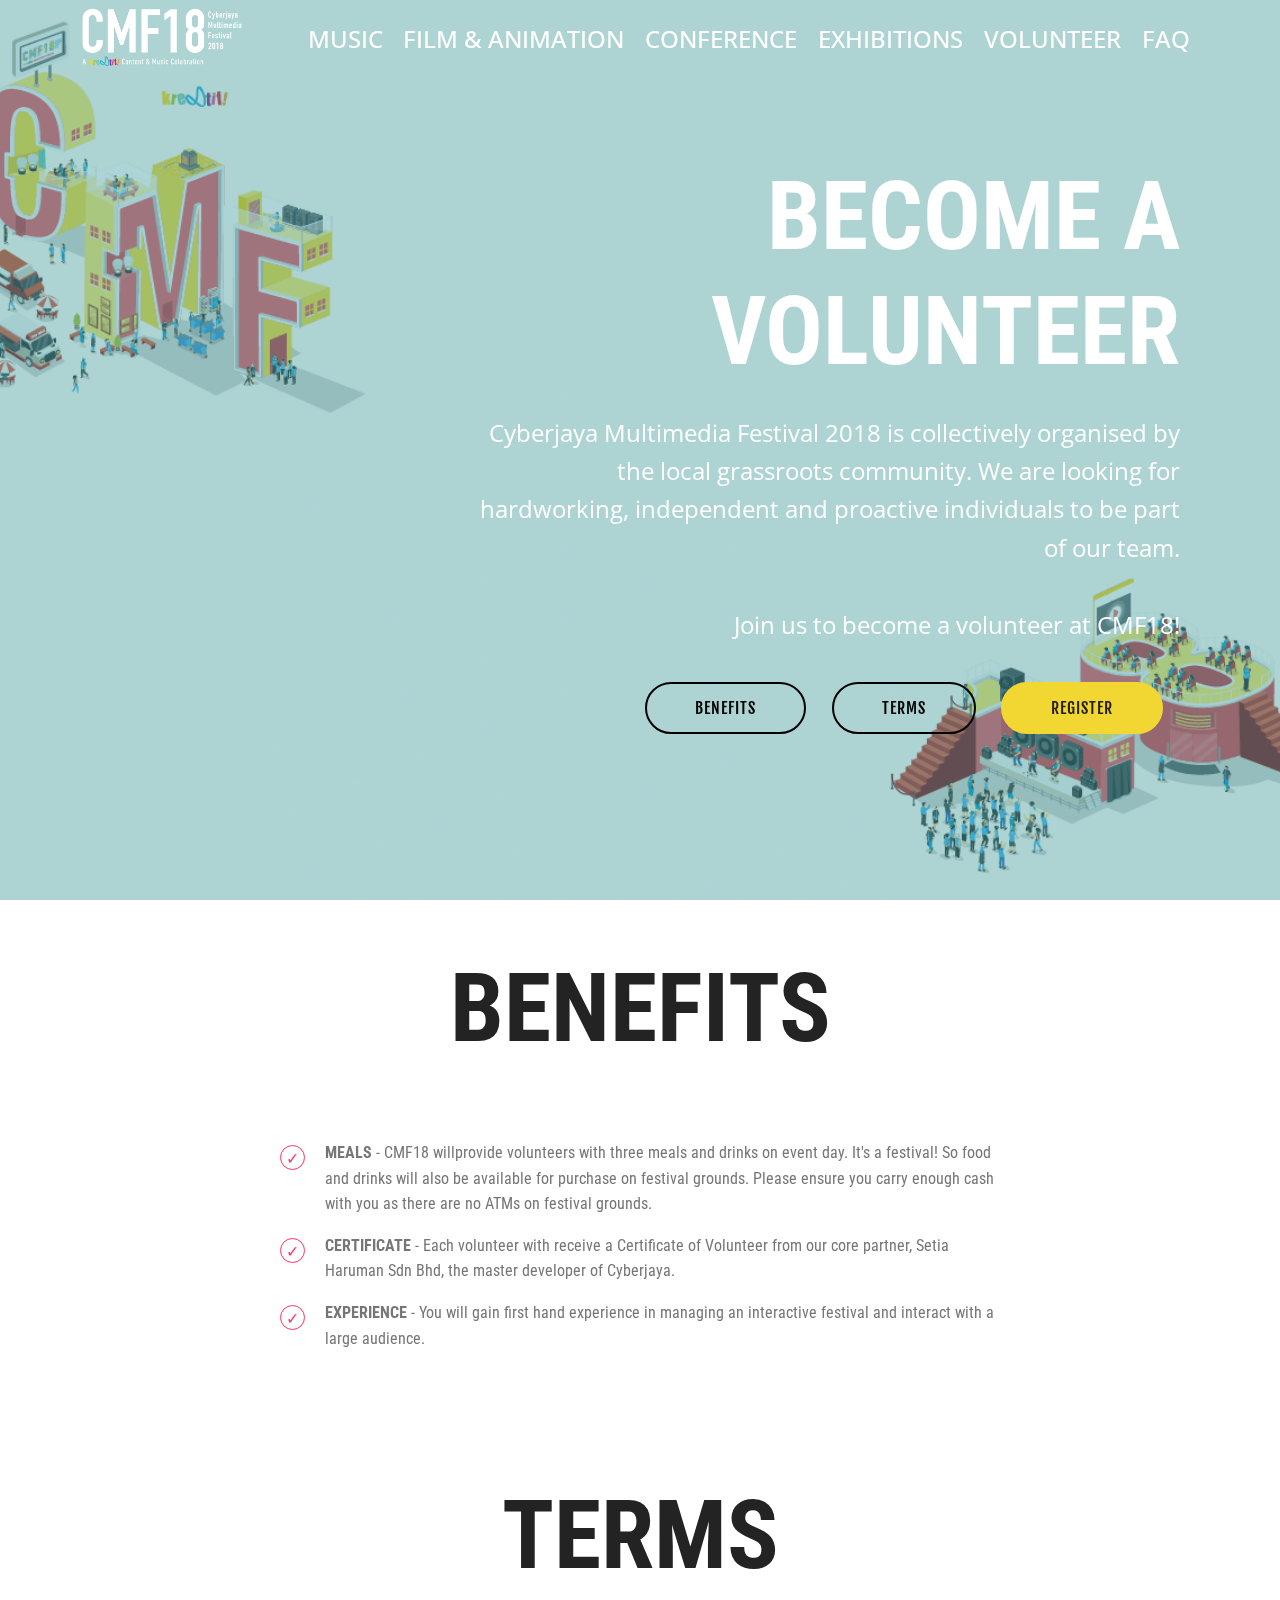
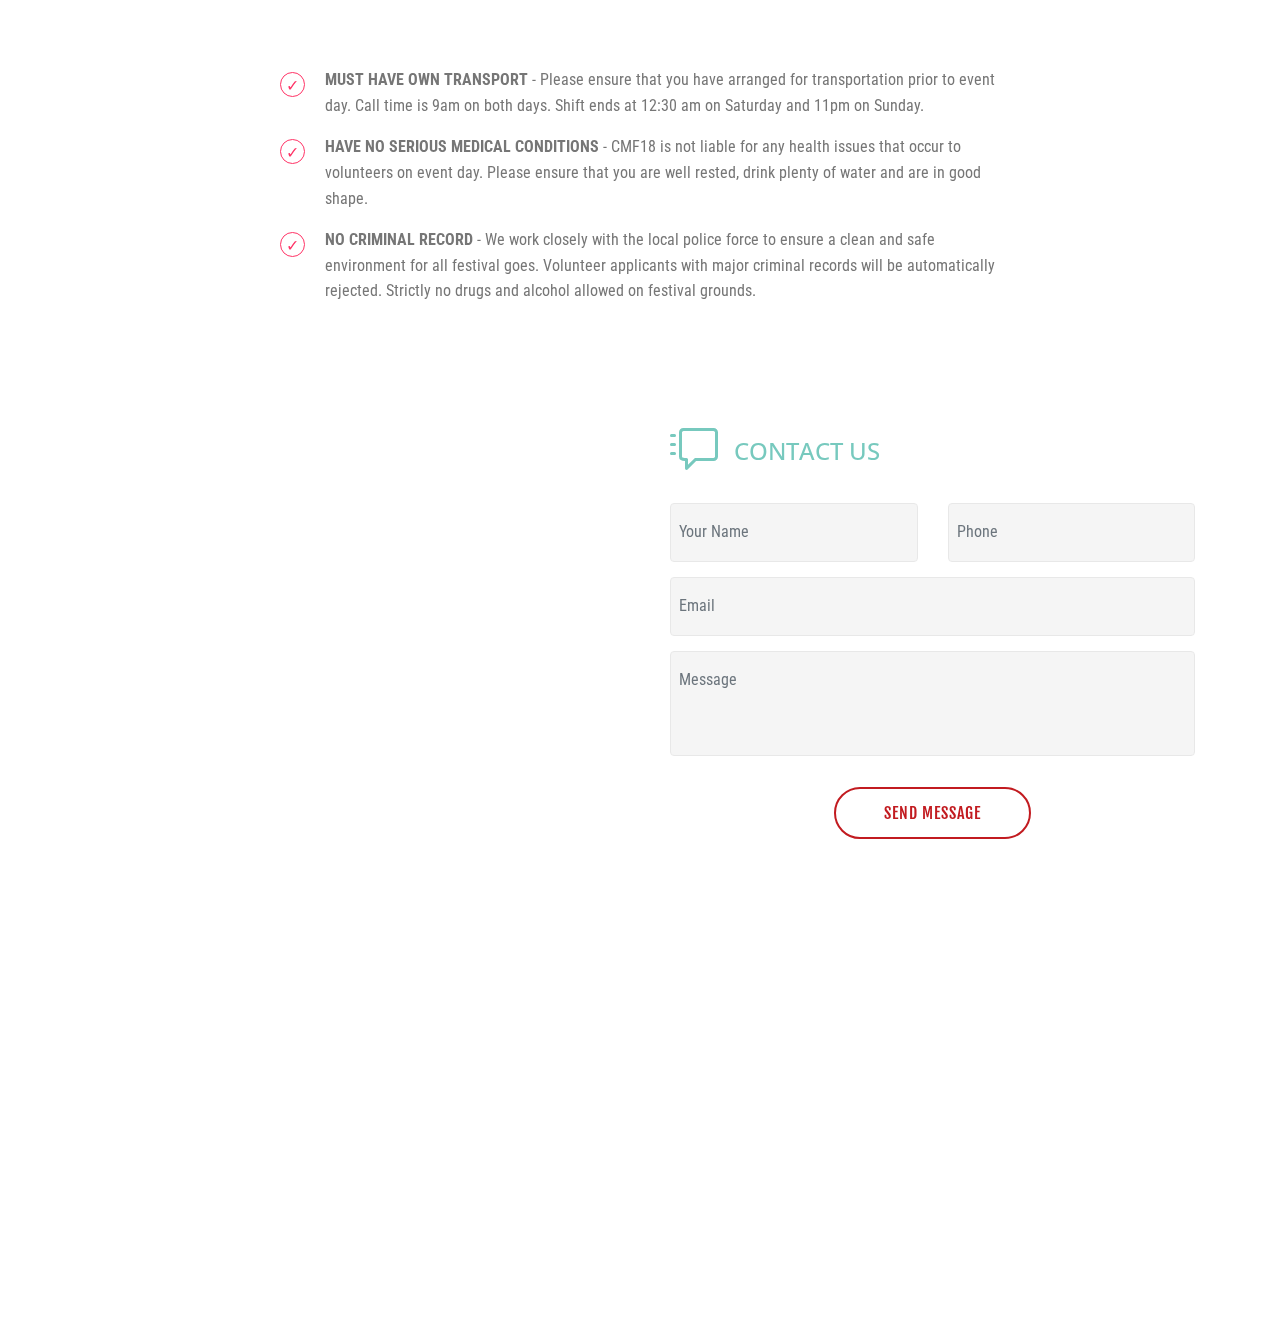
<file: page6.html>
<!DOCTYPE html>
<html >
<head>
  <!-- Site made with Mobirise Website Builder v4.7.7, https://mobirise.com -->
  <meta charset="UTF-8">
  <meta http-equiv="X-UA-Compatible" content="IE=edge">
  <meta name="generator" content="Mobirise v4.7.7, mobirise.com">
  <meta name="viewport" content="width=device-width, initial-scale=1, minimum-scale=1">
  <link rel="shortcut icon" href="assets/images/cmf18-key-visual-final-128x181.png" type="image/x-icon">
  <meta name="description" content="">
  <title>Join Us</title>
  <link rel="stylesheet" href="assets/web/assets/mobirise-icons/mobirise-icons.css">
  <link rel="stylesheet" href="assets/web/assets/mobirise-icons-bold/mobirise-icons-bold.css">
  <link rel="stylesheet" href="assets/tether/tether.min.css">
  <link rel="stylesheet" href="assets/bootstrap/css/bootstrap.min.css">
  <link rel="stylesheet" href="assets/bootstrap/css/bootstrap-grid.min.css">
  <link rel="stylesheet" href="assets/bootstrap/css/bootstrap-reboot.min.css">
  <link rel="stylesheet" href="assets/dropdown/css/style.css">
  <link rel="stylesheet" href="assets/socicon/css/styles.css">
  <link rel="stylesheet" href="assets/theme/css/style.css">
  <link rel="stylesheet" href="assets/mobirise/css/mbr-additional.css" type="text/css">
  
  
  
</head>
<body>
  <section class="menu cid-qY6RbeXDXR" once="menu" id="menu2-4j">

    

    <nav class="navbar navbar-expand beta-menu navbar-dropdown align-items-center navbar-toggleable-sm bg-color transparent">
        <button class="navbar-toggler navbar-toggler-right" type="button" data-toggle="collapse" data-target="#navbarSupportedContent" aria-controls="navbarSupportedContent" aria-expanded="false" aria-label="Toggle navigation">
            <div class="hamburger">
                <span></span>
                <span></span>
                <span></span>
                <span></span>
            </div>
        </button>
        <div class="menu-logo">
            <div class="navbar-brand">
                <span class="navbar-logo">
                    <a href="index.html">
                        <img src="assets/images/cmf18-logo-white-326x121.png" alt="Mobirise" title="" style="height: 3.8rem;">
                    </a>
                </span>
                
            </div>
        </div>
        <div class="collapse navbar-collapse" id="navbarSupportedContent">
            <ul class="navbar-nav nav-dropdown nav-right" data-app-modern-menu="true"><li class="nav-item">
                    <a class="nav-link link text-info display-5" href="music.html">
                        MUSIC</a>
                </li><li class="nav-item"><a class="nav-link link text-info display-5" href="filmanimation.html">
                        FILM &amp; ANIMATION</a></li><li class="nav-item"><a class="nav-link link text-info display-5" href="conference.html">
                        CONFERENCE</a></li><li class="nav-item"><a class="nav-link link text-info display-5" href="exhibitions.html">
                        EXHIBITIONS</a></li><li class="nav-item"><a class="nav-link link text-info display-5" href="page6.html">
                        VOLUNTEER</a></li>
                <li class="nav-item">
                    <a class="nav-link link text-info display-5" href="faq.html">
                        FAQ</a>
                </li></ul>
            
        </div>
    </nav>
</section>

<section class="engine"><a href="https://mobirise.me/x">free css templates</a></section><section class="header10 cid-qY6RLV8uU0 mbr-fullscreen mbr-parallax-background" id="header10-4s">

    

    <div class="mbr-overlay" style="opacity: 0.4; background-color: rgb(49, 154, 167);">
    </div>

    <div class="container">
        <div class="media-container-column mbr-white col-lg-8 col-md-10 ml-auto">
            <h1 class="mbr-section-title align-right mbr-bold pb-3 mbr-fonts-style display-1">
                BECOME A VOLUNTEER</h1>
            
            <p class="mbr-text align-right pb-3 mbr-fonts-style display-5">Cyberjaya Multimedia Festival 2018 is collectively organised by the local grassroots community. We are looking for hardworking, independent and proactive individuals to be part of our team.<br><br>Join us to become a volunteer at CMF18!</p>
            <div class="mbr-section-btn align-right"><a class="btn btn-md btn-black-outline display-4" href="page6.html#content5-4w" target="_blank">BENEFITS</a> <a class="btn btn-md btn-black-outline display-4" href="page6.html#content5-4x" target="_blank">TERMS</a> <a class="btn btn-md btn-success display-4" href="http://volunteer.cyberjayamultimediafestival.com" target="_blank">REGISTER</a></div>
        </div>
    </div>

    
</section>

<section class="mbr-section content5 cid-qY6ULWPUIm" id="content5-4w">

    

    

    <div class="container">
        <div class="media-container-row">
            <div class="title col-12 col-md-8">
                <h2 class="align-center mbr-bold mbr-white pb-3 mbr-fonts-style display-1">BENEFITS</h2>
                
                
                
            </div>
        </div>
    </div>
</section>

<section class="mbr-section article content12 cid-qY6UL5CRmg" id="content12-4v">
     

    <div class="container">
        <div class="media-container-row">
            <div class="mbr-text counter-container col-12 col-md-8 mbr-fonts-style display-7">
                <ul>
                    <li><strong>MEALS</strong>&nbsp;- CMF18 willprovide volunteers with three meals and drinks on event day. It's a festival! So food and drinks will also be available for purchase on festival grounds. Please ensure you carry enough cash with you as there are no ATMs on festival grounds.</li><li><strong>CERTIFICATE</strong><span style="font-size: 1rem;">&nbsp;- Each volunteer with receive a Certificate of Volunteer from our core partner, Setia Haruman Sdn Bhd, the master developer of Cyberjaya.</span></li>
                    <li><strong>EXPERIENCE</strong> - You will gain first hand experience in managing an interactive festival and interact with a large audience.</li>
                </ul>
            </div>
        </div>
    </div>
</section>

<section class="mbr-section content5 cid-qY6UNAudUR" id="content5-4x">

    

    

    <div class="container">
        <div class="media-container-row">
            <div class="title col-12 col-md-8">
                <h2 class="align-center mbr-bold mbr-white pb-3 mbr-fonts-style display-1">TERMS</h2>
                
                
                
            </div>
        </div>
    </div>
</section>

<section class="mbr-section article content12 cid-qY6T2g4Lrd" id="content12-4t">
     

    <div class="container">
        <div class="media-container-row">
            <div class="mbr-text counter-container col-12 col-md-8 mbr-fonts-style display-7">
                <ul>
                    <li><strong>MUST HAVE OWN TRANSPORT</strong>&nbsp;- Please ensure that you have arranged for transportation prior to event day. Call time is 9am on both days. Shift ends at 12:30 am on Saturday and 11pm on Sunday.</li><li><strong>HAVE NO SERIOUS MEDICAL CONDITIONS</strong><span style="font-size: 1rem;"> - CMF18 is not liable for any health issues that occur to volunteers on event day. Please ensure that you are well rested, drink plenty of water and are in good shape.</span></li>
                    <li><strong>NO CRIMINAL RECORD</strong> - We work closely with the local police force to ensure a clean and safe environment for all festival goes. Volunteer applicants with major criminal records will be automatically rejected. Strictly no drugs and alcohol allowed on festival grounds.</li>
                </ul>
            </div>
        </div>
    </div>
</section>

<section class="mbr-section form4 cid-qY6RbierFh" id="form4-4p">

    

    
    <div class="container">
        <div class="row">
            <div class="col-md-6">
                <div class="google-map"><iframe frameborder="0" style="border:0" src="https://www.google.com/maps/embed/v1/place?key=AIzaSyA0Dx_boXQiwvdz8sJHoYeZNVTdoWONYkU&amp;q=place_id:ChIJL805tfq2zTER9vPhsC-J2m4" allowfullscreen=""></iframe></div>
            </div>
            <div class="col-md-6">
                
                <div>
                    <div class="icon-block pb-3">
                        <span class="icon-block__icon">
                            <span class="mbr-iconfont mbrib-help" style="color: rgb(119, 201, 190);"></span>
                        </span>
                        <h4 class="icon-block__title align-left mbr-fonts-style display-5"><span style="font-style: normal;">
                            CONTACT US</span></h4>
                    </div>
                    
                </div>
                <div data-form-type="formoid">
                    <div data-form-alert="" hidden="">
                        Thanks for filling out the form!
                    </div>
                    <form class="block mbr-form" action="https://mobirise.com/" method="post" data-form-title="Mobirise Form"><input type="hidden" name="email" data-form-email="true" value="X+RQbIe/Vk6/R/KNRmurrVViwkGtYN4ypSqEAIqzg6WH0/rsOr3k89URLLeaGZs11IfUZSt3RY+3kiRKSkw9nx7ycgLT28Gweh8gpgteAG1WtuP1rvATmxI36Qri/OpO" data-form-field="Email">
                        <div class="row">
                            <div class="col-md-6 multi-horizontal" data-for="name">
                                <input type="text" class="form-control input" name="name" data-form-field="Name" placeholder="Your Name" required="" id="name-form4-4p">
                            </div>
                            <div class="col-md-6 multi-horizontal" data-for="phone">
                                <input type="text" class="form-control input" name="phone" data-form-field="Phone" placeholder="Phone" required="" id="phone-form4-4p">
                            </div>
                            <div class="col-md-12" data-for="email">
                                <input type="text" class="form-control input" name="email" data-form-field="Email" placeholder="Email" required="" id="email-form4-4p">
                            </div>
                            <div class="col-md-12" data-for="message">
                                <textarea class="form-control input" name="message" rows="3" data-form-field="Message" placeholder="Message" style="resize:none" id="message-form4-4p"></textarea>
                            </div>
                            <div class="input-group-btn col-md-12" style="margin-top: 10px;"><button href="" type="submit" class="btn btn-form btn-primary-outline display-4">SEND MESSAGE</button></div>
                        </div>
                    </form>
                </div>
            </div>
        </div>
    </div>
</section>

<section class="cid-qY6Rbj0l4F mbr-reveal" id="footer1-4q">

    

    

    <div class="container">
        <div class="media-container-row content text-white">
            <div class="col-12 col-md-3">
                <div class="media-wrap">
                    <a href="https://instagram.com/cyberjayafest" target="_blank">
                        <img src="assets/images/cmf18-logo-white-192x71.png" alt="Mobirise" title="">
                    </a>
                </div>
            </div>
            <div class="col-12 col-md-3 mbr-fonts-style display-7">
                <h5 class="pb-3">
                    Address
                </h5>
                <p class="mbr-text">Centrus Mall<br>Lingkaran Cyber Point Timur &amp; Persiaran Multimedia, Cyberjaya, 63000 Cyberjaya, Selangor</p>
            </div>
            <div class="col-12 col-md-3 mbr-fonts-style display-7">
                <h5 class="pb-3">
                    Contact</h5>
                <p class="mbr-text">
                    cyberjayamultimediafestival@gmail.com</p>
            </div>
            <div class="col-12 col-md-3 mbr-fonts-style display-7">
                <h5 class="pb-3">
                    Links
                </h5>
                <p class="mbr-text"><a href="http://instagram.com/cyberjayafest" target="_blank" class="text-info">Instagram</a><br><a href="http://facebook.com/cyberjayafest" target="_blank" class="text-info">Facebook</a><a href="https://kre8tif.mdec.my/#festival" target="_blank" class="text-secondary"><br></a><br><a href="https://kre8tif.mdec.my/#festival" target="_blank" class="text-info">Kre8tif Conference &amp; Content Festival</a><a href="https://kre8tif.mdec.my/#festival" target="_blank" class="text-secondary"><br></a><br></p>
            </div>
        </div>
        <div class="footer-lower">
            <div class="media-container-row">
                <div class="col-sm-12">
                    <hr>
                </div>
            </div>
            <div class="media-container-row mbr-white">
                <div class="col-sm-6 copyright">
                    <p class="mbr-text mbr-fonts-style display-7">
                        © Copyright 2018 Cyberjaya Multimedia Festival - All Rights Reserved
                    </p>
                </div>
                <div class="col-md-6">
                    <div class="social-list align-right">
                        <div class="soc-item">
                            <a href="http://instagram.com/cyberjayafest" target="_blank">
                                <span class="mbr-iconfont mbr-iconfont-social socicon-instagram socicon"></span>
                            </a>
                        </div>
                        <div class="soc-item">
                            <a href="https://www.facebook.com/cyberjayafest" target="_blank">
                                <span class="mbr-iconfont mbr-iconfont-social socicon-facebook socicon"></span>
                            </a>
                        </div>
                        <div class="soc-item">
                            <a href="https://tumblr.com/wearesonikl" target="_blank">
                                <span class="mbr-iconfont mbr-iconfont-social socicon-tumblr socicon"></span>
                            </a>
                        </div>
                        
                        
                        
                    </div>
                </div>
            </div>
        </div>
    </div>
</section>


  <script src="assets/web/assets/jquery/jquery.min.js"></script>
  <script src="assets/popper/popper.min.js"></script>
  <script src="assets/tether/tether.min.js"></script>
  <script src="assets/bootstrap/js/bootstrap.min.js"></script>
  <script src="assets/dropdown/js/script.min.js"></script>
  <script src="assets/touchswipe/jquery.touch-swipe.min.js"></script>
  <script src="assets/parallax/jarallax.min.js"></script>
  <script src="assets/smoothscroll/smooth-scroll.js"></script>
  <script src="assets/theme/js/script.js"></script>
  <script src="assets/formoid/formoid.min.js"></script>
  
  
 <div id="scrollToTop" class="scrollToTop mbr-arrow-up"><a style="text-align: center;"><i></i></a></div>
  </body>
</html>
</file>
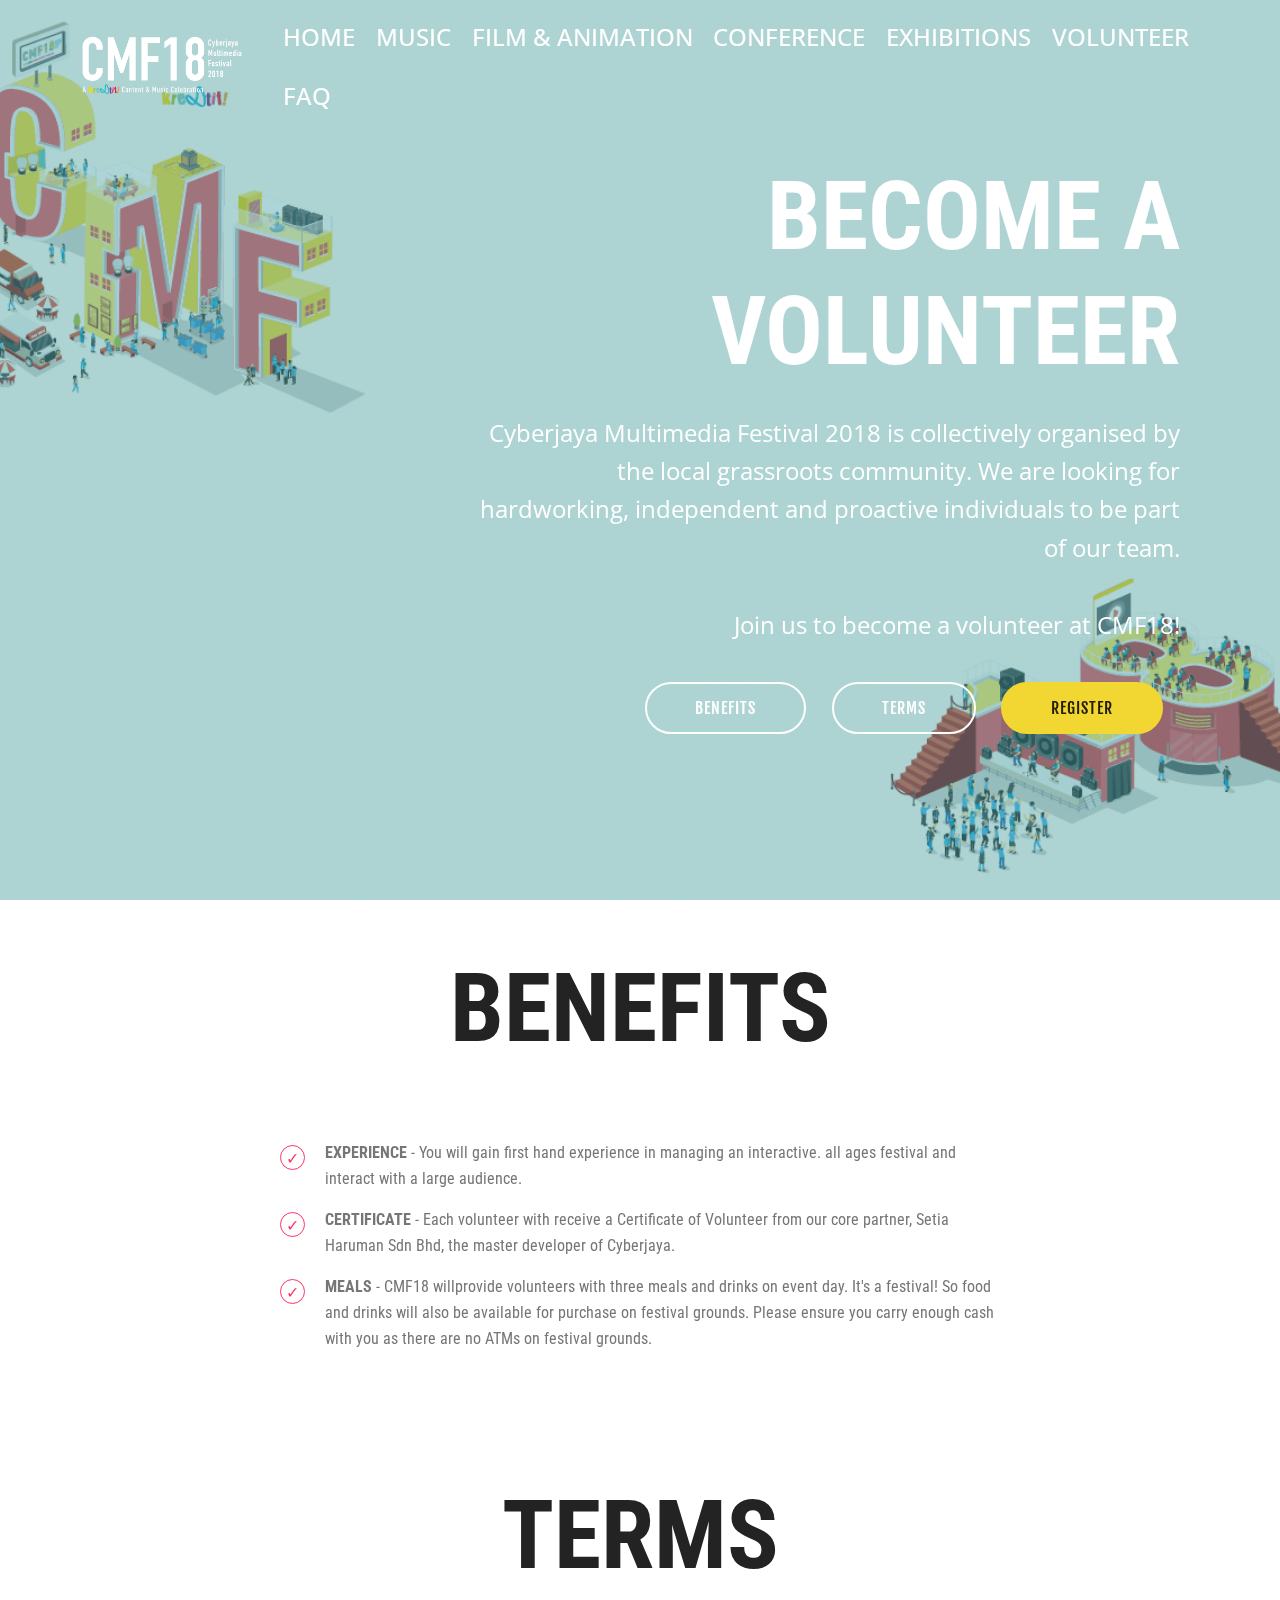
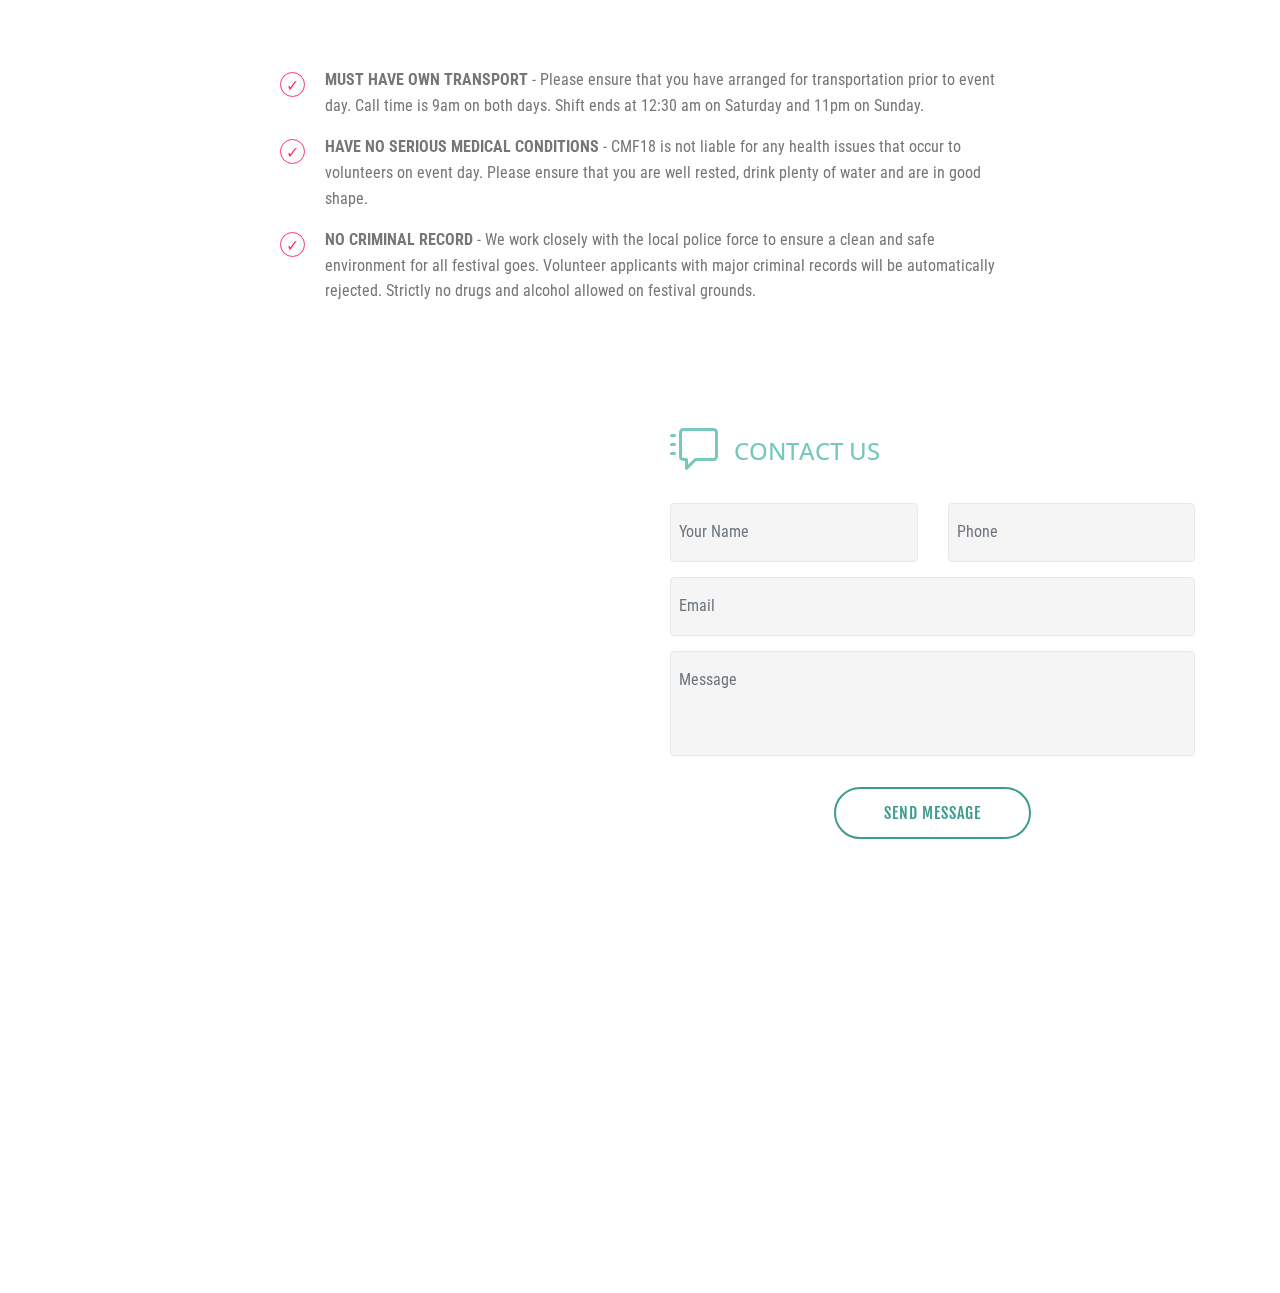
<file: volunteer.html>
<!DOCTYPE html>
<html >
<head>
  <!-- Site made with Mobirise Website Builder v4.7.7, https://mobirise.com -->
  <meta charset="UTF-8">
  <meta http-equiv="X-UA-Compatible" content="IE=edge">
  <meta name="generator" content="Mobirise v4.7.7, mobirise.com">
  <meta name="viewport" content="width=device-width, initial-scale=1, minimum-scale=1">
  <link rel="shortcut icon" href="assets/images/cmf18-key-visual-final-128x181.png" type="image/x-icon">
  <meta name="description" content="">
  <title>Volunteer</title>
  <link rel="stylesheet" href="assets/web/assets/mobirise-icons/mobirise-icons.css">
  <link rel="stylesheet" href="assets/web/assets/mobirise-icons-bold/mobirise-icons-bold.css">
  <link rel="stylesheet" href="assets/tether/tether.min.css">
  <link rel="stylesheet" href="assets/bootstrap/css/bootstrap.min.css">
  <link rel="stylesheet" href="assets/bootstrap/css/bootstrap-grid.min.css">
  <link rel="stylesheet" href="assets/bootstrap/css/bootstrap-reboot.min.css">
  <link rel="stylesheet" href="assets/dropdown/css/style.css">
  <link rel="stylesheet" href="assets/socicon/css/styles.css">
  <link rel="stylesheet" href="assets/theme/css/style.css">
  <link rel="stylesheet" href="assets/mobirise/css/mbr-additional.css" type="text/css">
  
  
  
</head>
<body>
  <section class="menu cid-qY6RbeXDXR" once="menu" id="menu2-4j">

    

    <nav class="navbar navbar-expand beta-menu navbar-dropdown align-items-center navbar-fixed-top navbar-toggleable-sm bg-color transparent">
        <button class="navbar-toggler navbar-toggler-right" type="button" data-toggle="collapse" data-target="#navbarSupportedContent" aria-controls="navbarSupportedContent" aria-expanded="false" aria-label="Toggle navigation">
            <div class="hamburger">
                <span></span>
                <span></span>
                <span></span>
                <span></span>
            </div>
        </button>
        <div class="menu-logo">
            <div class="navbar-brand">
                <span class="navbar-logo">
                    <a href="index.html">
                        <img src="assets/images/cmf18-logo-white-326x121.png" alt="Mobirise" title="" style="height: 3.8rem;">
                    </a>
                </span>
                
            </div>
        </div>
        <div class="collapse navbar-collapse" id="navbarSupportedContent">
            <ul class="navbar-nav nav-dropdown nav-right" data-app-modern-menu="true"><li class="nav-item">
                    <a class="nav-link link text-info display-5" href="index.html">
                        HOME</a>
                </li><li class="nav-item"><a class="nav-link link text-info display-5" href="music.html">
                        MUSIC</a></li><li class="nav-item"><a class="nav-link link text-info display-5" href="filmanimation.html">
                        FILM &amp; ANIMATION</a></li><li class="nav-item"><a class="nav-link link text-info display-5" href="conference.html">
                        CONFERENCE</a></li><li class="nav-item"><a class="nav-link link text-info display-5" href="exhibitions.html">
                        EXHIBITIONS</a></li><li class="nav-item"><a class="nav-link link text-info display-5" href="volunteer.html">VOLUNTEER</a></li>
                <li class="nav-item">
                    <a class="nav-link link text-info display-5" href="faq.html">
                        FAQ</a>
                </li></ul>
            
        </div>
    </nav>
</section>

<section class="engine"><a href="https://mobirise.me/l">free website templates</a></section><section class="header10 cid-qY6RLV8uU0 mbr-fullscreen mbr-parallax-background" id="header10-4s">

    

    <div class="mbr-overlay" style="opacity: 0.4; background-color: rgb(49, 154, 167);">
    </div>

    <div class="container">
        <div class="media-container-column mbr-white col-lg-8 col-md-10 ml-auto">
            <h1 class="mbr-section-title align-right mbr-bold pb-3 mbr-fonts-style display-1">
                BECOME A VOLUNTEER</h1>
            
            <p class="mbr-text align-right pb-3 mbr-fonts-style display-5">Cyberjaya Multimedia Festival 2018 is collectively organised by the local grassroots community. We are looking for hardworking, independent and proactive individuals to be part of our team.<br><br>Join us to become a volunteer at CMF18!</p>
            <div class="mbr-section-btn align-right"><a class="btn btn-md btn-white-outline display-4" href="page6.html#content5-4w" target="_blank">BENEFITS</a> <a class="btn btn-md btn-white-outline display-4" href="page6.html#content5-4x" target="_blank">TERMS</a> <a class="btn btn-md btn-success display-4" href="http://volunteer.cyberjayamultimediafestival.com" target="_blank">REGISTER</a></div>
        </div>
    </div>

    
</section>

<section class="mbr-section content5 cid-qY6ULWPUIm" id="content5-4w">

    

    

    <div class="container">
        <div class="media-container-row">
            <div class="title col-12 col-md-8">
                <h2 class="align-center mbr-bold mbr-white pb-3 mbr-fonts-style display-1">BENEFITS</h2>
                
                
                
            </div>
        </div>
    </div>
</section>

<section class="mbr-section article content12 cid-qY6UL5CRmg" id="content12-4v">
     

    <div class="container">
        <div class="media-container-row">
            <div class="mbr-text counter-container col-12 col-md-8 mbr-fonts-style display-7">
                <ul>
                    <li><strong>EXPERIENCE</strong> - You will gain first hand experience in managing an interactive. all ages festival and interact with a large audience.</li><li><strong>CERTIFICATE</strong> - Each volunteer with receive a Certificate of Volunteer from our core partner, Setia Haruman Sdn Bhd, the master developer of Cyberjaya.</li><li><strong>MEALS</strong>&nbsp;- CMF18 willprovide volunteers with three meals and drinks on event day. It's a festival! So food and drinks will also be available for purchase on festival grounds. Please ensure you carry enough cash with you as there are no ATMs on festival grounds.</li>
                </ul>
            </div>
        </div>
    </div>
</section>

<section class="mbr-section content5 cid-qY6UNAudUR" id="content5-4x">

    

    

    <div class="container">
        <div class="media-container-row">
            <div class="title col-12 col-md-8">
                <h2 class="align-center mbr-bold mbr-white pb-3 mbr-fonts-style display-1">TERMS</h2>
                
                
                
            </div>
        </div>
    </div>
</section>

<section class="mbr-section article content12 cid-qY6T2g4Lrd" id="content12-4t">
     

    <div class="container">
        <div class="media-container-row">
            <div class="mbr-text counter-container col-12 col-md-8 mbr-fonts-style display-7">
                <ul>
                    <li><strong>MUST HAVE OWN TRANSPORT</strong>&nbsp;- Please ensure that you have arranged for transportation prior to event day. Call time is 9am on both days. Shift ends at 12:30 am on Saturday and 11pm on Sunday.</li><li><strong>HAVE NO SERIOUS MEDICAL CONDITIONS</strong><span style="font-size: 1rem;"> - CMF18 is not liable for any health issues that occur to volunteers on event day. Please ensure that you are well rested, drink plenty of water and are in good shape.</span></li>
                    <li><strong>NO CRIMINAL RECORD</strong> - We work closely with the local police force to ensure a clean and safe environment for all festival goes. Volunteer applicants with major criminal records will be automatically rejected. Strictly no drugs and alcohol allowed on festival grounds.</li>
                </ul>
            </div>
        </div>
    </div>
</section>

<section class="mbr-section form4 cid-qY6RbierFh" id="form4-4p">

    

    
    <div class="container">
        <div class="row">
            <div class="col-md-6">
                <div class="google-map"><iframe frameborder="0" style="border:0" src="https://www.google.com/maps/embed/v1/place?key=AIzaSyA0Dx_boXQiwvdz8sJHoYeZNVTdoWONYkU&amp;q=place_id:ChIJL805tfq2zTER9vPhsC-J2m4" allowfullscreen=""></iframe></div>
            </div>
            <div class="col-md-6">
                
                <div>
                    <div class="icon-block pb-3">
                        <span class="icon-block__icon">
                            <span class="mbr-iconfont mbrib-help" style="color: rgb(119, 201, 190);"></span>
                        </span>
                        <h4 class="icon-block__title align-left mbr-fonts-style display-5"><span style="font-style: normal;">
                            CONTACT US</span></h4>
                    </div>
                    
                </div>
                <div data-form-type="formoid">
                    <div data-form-alert="" hidden="">
                        Thanks for filling out the form!
                    </div>
                    <form class="block mbr-form" action="https://mobirise.com/" method="post" data-form-title="Mobirise Form"><input type="hidden" name="email" data-form-email="true" value="DliR98SFOL8K86nYXNpRUM8aO07LloAelHYNomkxTqcjsSq/tqLPhR+sP9+TCuFEG6m6/kiqLeutTDgQwg7axW6Xs8m9IyQJ4cXOPzqXQ6tMLiX7DmT1VUh42jUnVJIR" data-form-field="Email">
                        <div class="row">
                            <div class="col-md-6 multi-horizontal" data-for="name">
                                <input type="text" class="form-control input" name="name" data-form-field="Name" placeholder="Your Name" required="" id="name-form4-4p">
                            </div>
                            <div class="col-md-6 multi-horizontal" data-for="phone">
                                <input type="text" class="form-control input" name="phone" data-form-field="Phone" placeholder="Phone" required="" id="phone-form4-4p">
                            </div>
                            <div class="col-md-12" data-for="email">
                                <input type="text" class="form-control input" name="email" data-form-field="Email" placeholder="Email" required="" id="email-form4-4p">
                            </div>
                            <div class="col-md-12" data-for="message">
                                <textarea class="form-control input" name="message" rows="3" data-form-field="Message" placeholder="Message" style="resize:none" id="message-form4-4p"></textarea>
                            </div>
                            <div class="input-group-btn col-md-12" style="margin-top: 10px;"><button href="" type="submit" class="btn btn-form btn-danger-outline display-4">SEND MESSAGE</button></div>
                        </div>
                    </form>
                </div>
            </div>
        </div>
    </div>
</section>

<section class="cid-qY6Rbj0l4F mbr-reveal" id="footer1-4q">

    

    

    <div class="container">
        <div class="media-container-row content text-white">
            <div class="col-12 col-md-3">
                <div class="media-wrap">
                    <a href="https://instagram.com/cyberjayafest" target="_blank">
                        <img src="assets/images/cmf18-logo-white-192x71.png" alt="Mobirise" title="">
                    </a>
                </div>
            </div>
            <div class="col-12 col-md-3 mbr-fonts-style display-7">
                <h5 class="pb-3"></h5>
                <p class="mbr-text"></p>
            </div>
            <div class="col-12 col-md-3 mbr-fonts-style display-7">
                <h5 class="pb-3">
                    Address</h5>
                <p class="mbr-text">Centrus Mall<br>Lingkaran Cyber Point Timur &amp; Persiaran Multimedia, Cyberjaya, 63000 Cyberjaya, Selangor</p>
            </div>
            <div class="col-12 col-md-3 mbr-fonts-style display-7">
                <h5 class="pb-3">
                    Links
                </h5>
                <p class="mbr-text"><a href="https://kre8tif.mdec.my/#festival" target="_blank" class="text-info">Kre8tif Conference &amp; Content Festival</a><a href="https://kre8tif.mdec.my/#festival" target="_blank" class="text-secondary"><br></a><br></p>
            </div>
        </div>
        <div class="footer-lower">
            <div class="media-container-row">
                <div class="col-sm-12">
                    <hr>
                </div>
            </div>
            <div class="media-container-row mbr-white">
                <div class="col-sm-6 copyright">
                    <p class="mbr-text mbr-fonts-style display-7">
                        © Copyright 2018 Cyberjaya Multimedia Festival - All Rights Reserved
                    </p>
                </div>
                <div class="col-md-6">
                    <div class="social-list align-right">
                        <div class="soc-item">
                            <a href="http://instagram.com/cyberjayafest" target="_blank">
                                <span class="mbr-iconfont mbr-iconfont-social socicon-instagram socicon"></span>
                            </a>
                        </div>
                        <div class="soc-item">
                            <a href="https://www.facebook.com/cyberjayafest" target="_blank">
                                <span class="mbr-iconfont mbr-iconfont-social socicon-facebook socicon"></span>
                            </a>
                        </div>
                        <div class="soc-item">
                            <a href="https://wearesonikl.tumblr.com/" target="_blank">
                                <span class="mbr-iconfont mbr-iconfont-social socicon-tumblr socicon"></span>
                            </a>
                        </div>
                        
                        
                        
                    </div>
                </div>
            </div>
        </div>
    </div>
</section>


  <script src="assets/web/assets/jquery/jquery.min.js"></script>
  <script src="assets/popper/popper.min.js"></script>
  <script src="assets/tether/tether.min.js"></script>
  <script src="assets/bootstrap/js/bootstrap.min.js"></script>
  <script src="assets/dropdown/js/script.min.js"></script>
  <script src="assets/touchswipe/jquery.touch-swipe.min.js"></script>
  <script src="assets/parallax/jarallax.min.js"></script>
  <script src="assets/smoothscroll/smooth-scroll.js"></script>
  <script src="assets/theme/js/script.js"></script>
  <script src="assets/formoid/formoid.min.js"></script>
  
  
 <div id="scrollToTop" class="scrollToTop mbr-arrow-up"><a style="text-align: center;"><i></i></a></div>
  </body>
</html>
</file>
<file: assets/web/assets/mobirise-icons/mobirise-icons.css>
@font-face {
  font-family: 'MobiriseIcons';
  src:  url('mobirise-icons.eot?spat4u');
  src:  url('mobirise-icons.eot?spat4u#iefix') format('embedded-opentype'),
    url('mobirise-icons.ttf?spat4u') format('truetype'),
    url('mobirise-icons.woff?spat4u') format('woff'),
    url('mobirise-icons.svg?spat4u#MobiriseIcons') format('svg');
  font-weight: normal;
  font-style: normal;
}

[class^="mbri-"], [class*=" mbri-"] {
  /* use !important to prevent issues with browser extensions that change fonts */
  font-family: MobiriseIcons !important;
  speak: none;
  font-style: normal;
  font-weight: normal;
  font-variant: normal;
  text-transform: none;
  line-height: 1;

  /* Better Font Rendering =========== */
  -webkit-font-smoothing: antialiased;
  -moz-osx-font-smoothing: grayscale;
}

.mbri-add-submenu:before {
  content: "\e900";
}
.mbri-alert:before {
  content: "\e901";
}
.mbri-align-center:before {
  content: "\e902";
}
.mbri-align-justify:before {
  content: "\e903";
}
.mbri-align-left:before {
  content: "\e904";
}
.mbri-align-right:before {
  content: "\e905";
}
.mbri-android:before {
  content: "\e906";
}
.mbri-apple:before {
  content: "\e907";
}
.mbri-arrow-down:before {
  content: "\e908";
}
.mbri-arrow-next:before {
  content: "\e909";
}
.mbri-arrow-prev:before {
  content: "\e90a";
}
.mbri-arrow-up:before {
  content: "\e90b";
}
.mbri-bold:before {
  content: "\e90c";
}
.mbri-bookmark:before {
  content: "\e90d";
}
.mbri-bootstrap:before {
  content: "\e90e";
}
.mbri-briefcase:before {
  content: "\e90f";
}
.mbri-browse:before {
  content: "\e910";
}
.mbri-bulleted-list:before {
  content: "\e911";
}
.mbri-calendar:before {
  content: "\e912";
}
.mbri-camera:before {
  content: "\e913";
}
.mbri-cart-add:before {
  content: "\e914";
}
.mbri-cart-full:before {
  content: "\e915";
}
.mbri-cash:before {
  content: "\e916";
}
.mbri-change-style:before {
  content: "\e917";
}
.mbri-chat:before {
  content: "\e918";
}
.mbri-clock:before {
  content: "\e919";
}
.mbri-close:before {
  content: "\e91a";
}
.mbri-cloud:before {
  content: "\e91b";
}
.mbri-code:before {
  content: "\e91c";
}
.mbri-contact-form:before {
  content: "\e91d";
}
.mbri-credit-card:before {
  content: "\e91e";
}
.mbri-cursor-click:before {
  content: "\e91f";
}
.mbri-cust-feedback:before {
  content: "\e920";
}
.mbri-database:before {
  content: "\e921";
}
.mbri-delivery:before {
  content: "\e922";
}
.mbri-desktop:before {
  content: "\e923";
}
.mbri-devices:before {
  content: "\e924";
}
.mbri-down:before {
  content: "\e925";
}
.mbri-download:before {
  content: "\e989";
}
.mbri-drag-n-drop:before {
  content: "\e927";
}
.mbri-drag-n-drop2:before {
  content: "\e928";
}
.mbri-edit:before {
  content: "\e929";
}
.mbri-edit2:before {
  content: "\e92a";
}
.mbri-error:before {
  content: "\e92b";
}
.mbri-extension:before {
  content: "\e92c";
}
.mbri-features:before {
  content: "\e92d";
}
.mbri-file:before {
  content: "\e92e";
}
.mbri-flag:before {
  content: "\e92f";
}
.mbri-folder:before {
  content: "\e930";
}
.mbri-gift:before {
  content: "\e931";
}
.mbri-github:before {
  content: "\e932";
}
.mbri-globe:before {
  content: "\e933";
}
.mbri-globe-2:before {
  content: "\e934";
}
.mbri-growing-chart:before {
  content: "\e935";
}
.mbri-hearth:before {
  content: "\e936";
}
.mbri-help:before {
  content: "\e937";
}
.mbri-home:before {
  content: "\e938";
}
.mbri-hot-cup:before {
  content: "\e939";
}
.mbri-idea:before {
  content: "\e93a";
}
.mbri-image-gallery:before {
  content: "\e93b";
}
.mbri-image-slider:before {
  content: "\e93c";
}
.mbri-info:before {
  content: "\e93d";
}
.mbri-italic:before {
  content: "\e93e";
}
.mbri-key:before {
  content: "\e93f";
}
.mbri-laptop:before {
  content: "\e940";
}
.mbri-layers:before {
  content: "\e941";
}
.mbri-left-right:before {
  content: "\e942";
}
.mbri-left:before {
  content: "\e943";
}
.mbri-letter:before {
  content: "\e944";
}
.mbri-like:before {
  content: "\e945";
}
.mbri-link:before {
  content: "\e946";
}
.mbri-lock:before {
  content: "\e947";
}
.mbri-login:before {
  content: "\e948";
}
.mbri-logout:before {
  content: "\e949";
}
.mbri-magic-stick:before {
  content: "\e94a";
}
.mbri-map-pin:before {
  content: "\e94b";
}
.mbri-menu:before {
  content: "\e94c";
}
.mbri-mobile:before {
  content: "\e94d";
}
.mbri-mobile2:before {
  content: "\e94e";
}
.mbri-mobirise:before {
  content: "\e94f";
}
.mbri-more-horizontal:before {
  content: "\e950";
}
.mbri-more-vertical:before {
  content: "\e951";
}
.mbri-music:before {
  content: "\e952";
}
.mbri-new-file:before {
  content: "\e953";
}
.mbri-numbered-list:before {
  content: "\e954";
}
.mbri-opened-folder:before {
  content: "\e955";
}
.mbri-pages:before {
  content: "\e956";
}
.mbri-paper-plane:before {
  content: "\e957";
}
.mbri-paperclip:before {
  content: "\e958";
}
.mbri-photo:before {
  content: "\e959";
}
.mbri-photos:before {
  content: "\e95a";
}
.mbri-pin:before {
  content: "\e95b";
}
.mbri-play:before {
  content: "\e95c";
}
.mbri-plus:before {
  content: "\e95d";
}
.mbri-preview:before {
  content: "\e95e";
}
.mbri-print:before {
  content: "\e95f";
}
.mbri-protect:before {
  content: "\e960";
}
.mbri-question:before {
  content: "\e961";
}
.mbri-quote-left:before {
  content: "\e962";
}
.mbri-quote-right:before {
  content: "\e963";
}
.mbri-refresh:before {
  content: "\e964";
}
.mbri-responsive:before {
  content: "\e965";
}
.mbri-right:before {
  content: "\e966";
}
.mbri-rocket:before {
  content: "\e967";
}
.mbri-sad-face:before {
  content: "\e968";
}
.mbri-sale:before {
  content: "\e969";
}
.mbri-save:before {
  content: "\e96a";
}
.mbri-search:before {
  content: "\e96b";
}
.mbri-setting:before {
  content: "\e96c";
}
.mbri-setting2:before {
  content: "\e96d";
}
.mbri-setting3:before {
  content: "\e96e";
}
.mbri-share:before {
  content: "\e96f";
}
.mbri-shopping-bag:before {
  content: "\e970";
}
.mbri-shopping-basket:before {
  content: "\e971";
}
.mbri-shopping-cart:before {
  content: "\e972";
}
.mbri-sites:before {
  content: "\e973";
}
.mbri-smile-face:before {
  content: "\e974";
}
.mbri-speed:before {
  content: "\e975";
}
.mbri-star:before {
  content: "\e976";
}
.mbri-success:before {
  content: "\e977";
}
.mbri-sun:before {
  content: "\e978";
}
.mbri-sun2:before {
  content: "\e979";
}
.mbri-tablet:before {
  content: "\e97a";
}
.mbri-tablet-vertical:before {
  content: "\e97b";
}
.mbri-target:before {
  content: "\e97c";
}
.mbri-timer:before {
  content: "\e97d";
}
.mbri-to-ftp:before {
  content: "\e97e";
}
.mbri-to-local-drive:before {
  content: "\e97f";
}
.mbri-touch-swipe:before {
  content: "\e980";
}
.mbri-touch:before {
  content: "\e981";
}
.mbri-trash:before {
  content: "\e982";
}
.mbri-underline:before {
  content: "\e983";
}
.mbri-unlink:before {
  content: "\e984";
}
.mbri-unlock:before {
  content: "\e985";
}
.mbri-up-down:before {
  content: "\e986";
}
.mbri-up:before {
  content: "\e987";
}
.mbri-update:before {
  content: "\e988";
}
.mbri-upload:before {
 content: "\e926"; 
}
.mbri-user:before {
  content: "\e98a";
}
.mbri-user2:before {
  content: "\e98b";
}
.mbri-users:before {
  content: "\e98c";
}
.mbri-video:before {
  content: "\e98d";
}
.mbri-video-play:before {
  content: "\e98e";
}
.mbri-watch:before {
  content: "\e98f";
}
.mbri-website-theme:before {
  content: "\e990";
}
.mbri-wifi:before {
  content: "\e991";
}
.mbri-windows:before {
  content: "\e992";
}
.mbri-zoom-out:before {
  content: "\e993";
}
.mbri-redo:before {
  content: "\e994";
}
.mbri-undo:before {
  content: "\e995";
}
</file>
<file: assets/web/assets/mobirise-icons-bold/mobirise-icons-bold.css>
@font-face {
  font-family: 'mobirise-icons-bold';
  src:  url('mobirise-icons-bold.eot?m1l4yr');
  src:  url('mobirise-icons-bold.eot?m1l4yr#iefix') format('embedded-opentype'),
    url('mobirise-icons-bold.ttf?m1l4yr') format('truetype'),
    url('mobirise-icons-bold.woff?m1l4yr') format('woff'),
    url('mobirise-icons-bold.svg?m1l4yr#mobirise-icons-bold') format('svg');
  font-weight: normal;
  font-style: normal;
}

[class^="mbrib-"], [class*="mbrib-"] {
  /* use !important to prevent issues with browser extensions that change fonts */
  font-family: 'mobirise-icons-bold' !important;
  speak: none;
  font-style: normal;
  font-weight: normal;
  font-variant: normal;
  text-transform: none;
  line-height: 1;

  /* Better Font Rendering =========== */
  -webkit-font-smoothing: antialiased;
  -moz-osx-font-smoothing: grayscale;
}

.mbrib-add-submenu:before {
  content: "\e900";
}
.mbrib-alert:before {
  content: "\e901";
}
.mbrib-align-center:before {
  content: "\e902";
}
.mbrib-align-justify:before {
  content: "\e903";
}
.mbrib-align-left:before {
  content: "\e904";
}
.mbrib-align-right:before {
  content: "\e905";
}
.mbrib-android:before {
  content: "\e906";
}
.mbrib-apple:before {
  content: "\e907";
}
.mbrib-arrow-down:before {
  content: "\e908";
}
.mbrib-arrow-next:before {
  content: "\e909";
}
.mbrib-arrow-prev:before {
  content: "\e90a";
}
.mbrib-arrow-up:before {
  content: "\e90b";
}
.mbrib-bold:before {
  content: "\e90c";
}
.mbrib-bookmark:before {
  content: "\e90d";
}
.mbrib-bootstrap:before {
  content: "\e90e";
}
.mbrib-briefcase:before {
  content: "\e90f";
}
.mbrib-browse:before {
  content: "\e910";
}
.mbrib-bulleted-list:before {
  content: "\e911";
}
.mbrib-calendar:before {
  content: "\e912";
}
.mbrib-camera:before {
  content: "\e913";
}
.mbrib-cart-add:before {
  content: "\e914";
}
.mbrib-cart-full:before {
  content: "\e915";
}
.mbrib-cash:before {
  content: "\e916";
}
.mbrib-change-style:before {
  content: "\e917";
}
.mbrib-chat:before {
  content: "\e918";
}
.mbrib-clock:before {
  content: "\e919";
}
.mbrib-close:before {
  content: "\e91a";
}
.mbrib-cloud:before {
  content: "\e91b";
}
.mbrib-code:before {
  content: "\e91c";
}
.mbrib-contact-form:before {
  content: "\e91d";
}
.mbrib-credit-card:before {
  content: "\e91e";
}
.mbrib-cursor-click:before {
  content: "\e91f";
}
.mbrib-cust-feedback:before {
  content: "\e920";
}
.mbrib-database:before {
  content: "\e921";
}
.mbrib-delivery:before {
  content: "\e922";
}
.mbrib-desktop:before {
  content: "\e923";
}
.mbrib-devices:before {
  content: "\e924";
}
.mbrib-down:before {
  content: "\e925";
}
.mbrib-download:before {
  content: "\e926";
}
.mbrib-drag-n-drop:before {
  content: "\e927";
}
.mbrib-drag-n-drop2:before {
  content: "\e928";
}
.mbrib-edit:before {
  content: "\e929";
}
.mbrib-edit2:before {
  content: "\e92a";
}
.mbrib-error:before {
  content: "\e92b";
}
.mbrib-extension:before {
  content: "\e92c";
}
.mbrib-features:before {
  content: "\e92d";
}
.mbrib-file:before {
  content: "\e92e";
}
.mbrib-flag:before {
  content: "\e92f";
}
.mbrib-folder:before {
  content: "\e930";
}
.mbrib-gift:before {
  content: "\e931";
}
.mbrib-github:before {
  content: "\e932";
}
.mbrib-globe-2:before {
  content: "\e933";
}
.mbrib-globe:before {
  content: "\e934";
}
.mbrib-growing-chart:before {
  content: "\e935";
}
.mbrib-hearth:before {
  content: "\e936";
}
.mbrib-help:before {
  content: "\e937";
}
.mbrib-home:before {
  content: "\e938";
}
.mbrib-hot-cup:before {
  content: "\e939";
}
.mbrib-idea:before {
  content: "\e93a";
}
.mbrib-image-gallery:before {
  content: "\e93b";
}
.mbrib-image-slider:before {
  content: "\e93c";
}
.mbrib-info:before {
  content: "\e93d";
}
.mbrib-italic:before {
  content: "\e93e";
}
.mbrib-key:before {
  content: "\e93f";
}
.mbrib-laptop:before {
  content: "\e940";
}
.mbrib-layers:before {
  content: "\e941";
}
.mbrib-left-right:before {
  content: "\e942";
}
.mbrib-left:before {
  content: "\e943";
}
.mbrib-letter:before {
  content: "\e944";
}
.mbrib-like:before {
  content: "\e945";
}
.mbrib-link:before {
  content: "\e946";
}
.mbrib-lock:before {
  content: "\e947";
}
.mbrib-login:before {
  content: "\e948";
}
.mbrib-logout:before {
  content: "\e949";
}
.mbrib-magic-stick:before {
  content: "\e94a";
}
.mbrib-map-pin:before {
  content: "\e94b";
}
.mbrib-menu:before {
  content: "\e94c";
}
.mbrib-mobile:before {
  content: "\e94d";
}
.mbrib-mobile2:before {
  content: "\e94e";
}
.mbrib-mobirise:before {
  content: "\e94f";
}
.mbrib-more-horizontal:before {
  content: "\e950";
}
.mbrib-more-vertical:before {
  content: "\e951";
}
.mbrib-music:before {
  content: "\e952";
}
.mbrib-new-file:before {
  content: "\e953";
}
.mbrib-numbered-list:before {
  content: "\e954";
}
.mbrib-opened-folder:before {
  content: "\e955";
}
.mbrib-pages:before {
  content: "\e956";
}
.mbrib-paper-plane:before {
  content: "\e957";
}
.mbrib-paperclip:before {
  content: "\e958";
}
.mbrib-photo:before {
  content: "\e959";
}
.mbrib-photos:before {
  content: "\e95a";
}
.mbrib-pin:before {
  content: "\e95b";
}
.mbrib-play:before {
  content: "\e95c";
}
.mbrib-plus:before {
  content: "\e95d";
}
.mbrib-preview:before {
  content: "\e95e";
}
.mbrib-print:before {
  content: "\e95f";
}
.mbrib-protect:before {
  content: "\e960";
}
.mbrib-question:before {
  content: "\e961";
}
.mbrib-quote-left:before {
  content: "\e962";
}
.mbrib-quote-right:before {
  content: "\e963";
}
.mbrib-redo:before {
  content: "\e964";
}
.mbrib-refresh:before {
  content: "\e965";
}
.mbrib-responsive:before {
  content: "\e966";
}
.mbrib-right:before {
  content: "\e967";
}
.mbrib-rocket:before {
  content: "\e968";
}
.mbrib-sad-face:before {
  content: "\e969";
}
.mbrib-sale:before {
  content: "\e96a";
}
.mbrib-save:before {
  content: "\e96b";
}
.mbrib-search:before {
  content: "\e96c";
}
.mbrib-setting:before {
  content: "\e96d";
}
.mbrib-setting2:before {
  content: "\e96e";
}
.mbrib-setting3:before {
  content: "\e96f";
}
.mbrib-share:before {
  content: "\e970";
}
.mbrib-shopping-bag:before {
  content: "\e971";
}
.mbrib-shopping-basket:before {
  content: "\e972";
}
.mbrib-shopping-cart:before {
  content: "\e973";
}
.mbrib-sites:before {
  content: "\e974";
}
.mbrib-smile-face:before {
  content: "\e975";
}
.mbrib-speed:before {
  content: "\e976";
}
.mbrib-star:before {
  content: "\e977";
}
.mbrib-success:before {
  content: "\e978";
}
.mbrib-sun:before {
  content: "\e979";
}
.mbrib-sun2:before {
  content: "\e97a";
}
.mbrib-tablet-vertical:before {
  content: "\e97b";
}
.mbrib-tablet:before {
  content: "\e97c";
}
.mbrib-target:before {
  content: "\e97d";
}
.mbrib-timer:before {
  content: "\e97e";
}
.mbrib-to-ftp:before {
  content: "\e97f";
}
.mbrib-to-local-drive:before {
  content: "\e980";
}
.mbrib-touch-swipe:before {
  content: "\e981";
}
.mbrib-touch:before {
  content: "\e982";
}
.mbrib-trash:before {
  content: "\e983";
}
.mbrib-underline:before {
  content: "\e984";
}
.mbrib-undo:before {
  content: "\e985";
}
.mbrib-unlink:before {
  content: "\e986";
}
.mbrib-unlock:before {
  content: "\e987";
}
.mbrib-up-down:before {
  content: "\e988";
}
.mbrib-up:before {
  content: "\e989";
}
.mbrib-update:before {
  content: "\e98a";
}
.mbrib-upload:before {
  content: "\e98b";
}
.mbrib-user:before {
  content: "\e98c";
}
.mbrib-user2:before {
  content: "\e98d";
}
.mbrib-users:before {
  content: "\e98e";
}
.mbrib-video-play:before {
  content: "\e98f";
}
.mbrib-video:before {
  content: "\e990";
}
.mbrib-watch:before {
  content: "\e991";
}
.mbrib-website-theme:before {
  content: "\e992";
}
.mbrib-wifi:before {
  content: "\e993";
}
.mbrib-windows:before {
  content: "\e994";
}
.mbrib-zoom-out:before {
  content: "\e995";
}
</file>
<file: assets/dropdown/css/style.css>
.navbar-dropdown {
  left: 0;
  padding: 0;
  position: absolute;
  right: 0;
  top: 0;
  transition: all 0.45s ease;
  z-index: 1030;
  background: #282828; }
  .navbar-dropdown .navbar-logo {
    margin-right: 0.8rem;
    transition: margin 0.3s ease-in-out;
    vertical-align: middle; }
    .navbar-dropdown .navbar-logo img {
      height: 3.125rem;
      transition: all 0.3s ease-in-out; }
    .navbar-dropdown .navbar-logo.mbr-iconfont {
      font-size: 3.125rem;
      line-height: 3.125rem; }
  .navbar-dropdown .navbar-caption {
    font-weight: 700;
    white-space: normal;
    vertical-align: -4px;
    line-height: 3.125rem !important; }
    .navbar-dropdown .navbar-caption, .navbar-dropdown .navbar-caption:hover {
      color: inherit;
      text-decoration: none; }
  .navbar-dropdown .mbr-iconfont + .navbar-caption {
    vertical-align: -1px; }
  .navbar-dropdown.navbar-fixed-top {
    position: fixed; }
  .navbar-dropdown .navbar-brand span {
    vertical-align: -4px; }
  .navbar-dropdown.bg-color.transparent {
    background: none; }
  .navbar-dropdown.navbar-short .navbar-brand {
    padding: 0.625rem 0; }
    .navbar-dropdown.navbar-short .navbar-brand span {
      vertical-align: -1px; }
  .navbar-dropdown.navbar-short .navbar-caption {
    line-height: 2.375rem !important;
    vertical-align: -2px; }
  .navbar-dropdown.navbar-short .navbar-logo {
    margin-right: 0.5rem; }
    .navbar-dropdown.navbar-short .navbar-logo img {
      height: 2.375rem; }
    .navbar-dropdown.navbar-short .navbar-logo.mbr-iconfont {
      font-size: 2.375rem;
      line-height: 2.375rem; }
  .navbar-dropdown.navbar-short .mbr-table-cell {
    height: 3.625rem; }
  .navbar-dropdown .navbar-close {
    left: 0.6875rem;
    position: fixed;
    top: 0.75rem;
    z-index: 1000; }
  .navbar-dropdown .hamburger-icon {
    content: "";
    display: inline-block;
    vertical-align: middle;
    width: 16px;
    -webkit-box-shadow: 0 -6px 0 1px #282828,0 0 0 1px #282828,0 6px 0 1px #282828;
    -moz-box-shadow: 0 -6px 0 1px #282828,0 0 0 1px #282828,0 6px 0 1px #282828;
    box-shadow: 0 -6px 0 1px #282828,0 0 0 1px #282828,0 6px 0 1px #282828; }

.dropdown-menu .dropdown-toggle[data-toggle="dropdown-submenu"]::after {
  border-bottom: 0.35em solid transparent;
  border-left: 0.35em solid;
  border-right: 0;
  border-top: 0.35em solid transparent;
  margin-left: 0.3rem; }

.dropdown-menu .dropdown-item:focus {
  outline: 0; }

.nav-dropdown {
  font-size: 0.75rem;
  font-weight: 500;
  height: auto !important; }
  .nav-dropdown .nav-btn {
    padding-left: 1rem; }
  .nav-dropdown .link {
    margin: .667em 1.667em;
    font-weight: 500;
    padding: 0;
    transition: color .2s ease-in-out; }
    .nav-dropdown .link.dropdown-toggle {
      margin-right: 2.583em; }
      .nav-dropdown .link.dropdown-toggle::after {
        margin-left: .25rem;
        border-top: 0.35em solid;
        border-right: 0.35em solid transparent;
        border-left: 0.35em solid transparent;
        border-bottom: 0; }
      .nav-dropdown .link.dropdown-toggle[aria-expanded="true"] {
        margin: 0;
        padding: 0.667em 3.263em  0.667em 1.667em; }
  .nav-dropdown .link::after,
  .nav-dropdown .dropdown-item::after {
    color: inherit; }
  .nav-dropdown .btn {
    font-size: 0.75rem;
    font-weight: 700;
    letter-spacing: 0;
    margin-bottom: 0;
    padding-left: 1.25rem;
    padding-right: 1.25rem; }
  .nav-dropdown .dropdown-menu {
    border-radius: 0;
    border: 0;
    left: 0;
    margin: 0;
    padding-bottom: 1.25rem;
    padding-top: 1.25rem;
    position: relative; }
  .nav-dropdown .dropdown-submenu {
    margin-left: 0.125rem;
    top: 0; }
  .nav-dropdown .dropdown-item {
    font-weight: 500;
    line-height: 2;
    padding: 0.3846em 4.615em 0.3846em 1.5385em;
    position: relative;
    transition: color .2s ease-in-out, background-color .2s ease-in-out; }
    .nav-dropdown .dropdown-item::after {
      margin-top: -0.3077em;
      position: absolute;
      right: 1.1538em;
      top: 50%; }
    .nav-dropdown .dropdown-item:focus, .nav-dropdown .dropdown-item:hover {
      background: none; }

@media (max-width: 767px) {
  .nav-dropdown.navbar-toggleable-sm {
    bottom: 0;
    display: none;
    left: 0;
    overflow-x: hidden;
    position: fixed;
    top: 0;
    transform: translateX(-100%);
    -ms-transform: translateX(-100%);
    -webkit-transform: translateX(-100%);
    width: 18.75rem;
    z-index: 999; } }
.nav-dropdown.navbar-toggleable-xl {
  bottom: 0;
  display: none;
  left: 0;
  overflow-x: hidden;
  position: fixed;
  top: 0;
  transform: translateX(-100%);
  -ms-transform: translateX(-100%);
  -webkit-transform: translateX(-100%);
  width: 18.75rem;
  z-index: 999; }

.nav-dropdown-sm {
  display: block !important;
  overflow-x: hidden;
  overflow: auto;
  padding-top: 3.875rem; }
  .nav-dropdown-sm::after {
    content: "";
    display: block;
    height: 3rem;
    width: 100%; }
  .nav-dropdown-sm.collapse.in ~ .navbar-close {
    display: block !important; }
  .nav-dropdown-sm.collapsing, .nav-dropdown-sm.collapse.in {
    transform: translateX(0);
    -ms-transform: translateX(0);
    -webkit-transform: translateX(0);
    transition: all 0.25s ease-out;
    -webkit-transition: all 0.25s ease-out;
    background: #282828; }
  .nav-dropdown-sm.collapsing[aria-expanded="false"] {
    transform: translateX(-100%);
    -ms-transform: translateX(-100%);
    -webkit-transform: translateX(-100%); }
  .nav-dropdown-sm .nav-item {
    display: block;
    margin-left: 0 !important;
    padding-left: 0; }
  .nav-dropdown-sm .link,
  .nav-dropdown-sm .dropdown-item {
    border-top: 1px dotted rgba(255, 255, 255, 0.1);
    font-size: 0.8125rem;
    line-height: 1.6;
    margin: 0 !important;
    padding: 0.875rem 2.4rem 0.875rem 1.5625rem !important;
    position: relative;
    white-space: normal; }
    .nav-dropdown-sm .link:focus, .nav-dropdown-sm .link:hover,
    .nav-dropdown-sm .dropdown-item:focus,
    .nav-dropdown-sm .dropdown-item:hover {
      background: rgba(0, 0, 0, 0.2) !important;
      color: #c0a375; }
  .nav-dropdown-sm .nav-btn {
    position: relative;
    padding: 1.5625rem 1.5625rem 0 1.5625rem; }
    .nav-dropdown-sm .nav-btn::before {
      border-top: 1px dotted rgba(255, 255, 255, 0.1);
      content: "";
      left: 0;
      position: absolute;
      top: 0;
      width: 100%; }
    .nav-dropdown-sm .nav-btn + .nav-btn {
      padding-top: 0.625rem; }
      .nav-dropdown-sm .nav-btn + .nav-btn::before {
        display: none; }
  .nav-dropdown-sm .btn {
    padding: 0.625rem 0; }
  .nav-dropdown-sm .dropdown-toggle[data-toggle="dropdown-submenu"]::after {
    margin-left: .25rem;
    border-top: 0.35em solid;
    border-right: 0.35em solid transparent;
    border-left: 0.35em solid transparent;
    border-bottom: 0; }
  .nav-dropdown-sm .dropdown-toggle[data-toggle="dropdown-submenu"][aria-expanded="true"]::after {
    border-top: 0;
    border-right: 0.35em solid transparent;
    border-left: 0.35em solid transparent;
    border-bottom: 0.35em solid; }
  .nav-dropdown-sm .dropdown-menu {
    margin: 0;
    padding: 0;
    position: relative;
    top: 0;
    left: 0;
    width: 100%;
    border: 0;
    float: none;
    border-radius: 0;
    background: none; }
  .nav-dropdown-sm .dropdown-submenu {
    left: 100%;
    margin-left: 0.125rem;
    margin-top: -1.25rem;
    top: 0; }

.navbar-toggleable-sm .nav-dropdown .dropdown-menu {
  position: absolute; }

.navbar-toggleable-sm .nav-dropdown .dropdown-submenu {
  left: 100%;
  margin-left: 0.125rem;
  margin-top: -1.25rem;
  top: 0; }

.navbar-toggleable-sm.opened .nav-dropdown .dropdown-menu {
  position: relative; }

.navbar-toggleable-sm.opened .nav-dropdown .dropdown-submenu {
  left: 0;
  margin-left: 00rem;
  margin-top: 0rem;
  top: 0; }

.is-builder .nav-dropdown.collapsing {
  transition: none !important; }

/*# sourceMappingURL=style.css.map */
</file>
<file: assets/socicon/css/styles.css>
@charset "UTF-8";

@font-face {
  font-family: "socicon";
  src:url("../fonts/socicon.eot");
  src:url("../fonts/socicon.eot?#iefix") format("embedded-opentype"),
    url("../fonts/socicon.woff") format("woff"),
    url("../fonts/socicon.ttf") format("truetype"),
    url("../fonts/socicon.svg#socicon") format("svg");
  font-weight: normal;
  font-style: normal;

}

[data-icon]:before {
  font-family: "socicon" !important;
  content: attr(data-icon);
  font-style: normal !important;
  font-weight: normal !important;
  font-variant: normal !important;
  text-transform: none !important;
  speak: none;
  line-height: 1;
  -webkit-font-smoothing: antialiased;
  -moz-osx-font-smoothing: grayscale;
}

[class^="socicon-"]:before,
[class*=" socicon-"]:before {
  font-family: "socicon" !important;
  font-style: normal !important;
  font-weight: normal !important;
  font-variant: normal !important;
  text-transform: none !important;
  speak: none;
  line-height: 1;
  -webkit-font-smoothing: antialiased;
  -moz-osx-font-smoothing: grayscale;
}

.socicon-modelmayhem:before {
  content: "\e000";
}
.socicon-mixcloud:before {
  content: "\e001";
}
.socicon-drupal:before {
  content: "\e002";
}
.socicon-swarm:before {
  content: "\e003";
}
.socicon-istock:before {
  content: "\e004";
}
.socicon-yammer:before {
  content: "\e005";
}
.socicon-ello:before {
  content: "\e006";
}
.socicon-stackoverflow:before {
  content: "\e007";
}
.socicon-persona:before {
  content: "\e008";
}
.socicon-triplej:before {
  content: "\e009";
}
.socicon-houzz:before {
  content: "\e00a";
}
.socicon-rss:before {
  content: "\e00b";
}
.socicon-paypal:before {
  content: "\e00c";
}
.socicon-odnoklassniki:before {
  content: "\e00d";
}
.socicon-airbnb:before {
  content: "\e00e";
}
.socicon-periscope:before {
  content: "\e00f";
}
.socicon-outlook:before {
  content: "\e010";
}
.socicon-coderwall:before {
  content: "\e011";
}
.socicon-tripadvisor:before {
  content: "\e012";
}
.socicon-appnet:before {
  content: "\e013";
}
.socicon-goodreads:before {
  content: "\e014";
}
.socicon-tripit:before {
  content: "\e015";
}
.socicon-lanyrd:before {
  content: "\e016";
}
.socicon-slideshare:before {
  content: "\e017";
}
.socicon-buffer:before {
  content: "\e018";
}
.socicon-disqus:before {
  content: "\e019";
}
.socicon-vkontakte:before {
  content: "\e01a";
}
.socicon-whatsapp:before {
  content: "\e01b";
}
.socicon-patreon:before {
  content: "\e01c";
}
.socicon-storehouse:before {
  content: "\e01d";
}
.socicon-pocket:before {
  content: "\e01e";
}
.socicon-mail:before {
  content: "\e01f";
}
.socicon-blogger:before {
  content: "\e020";
}
.socicon-technorati:before {
  content: "\e021";
}
.socicon-reddit:before {
  content: "\e022";
}
.socicon-dribbble:before {
  content: "\e023";
}
.socicon-stumbleupon:before {
  content: "\e024";
}
.socicon-digg:before {
  content: "\e025";
}
.socicon-envato:before {
  content: "\e026";
}
.socicon-behance:before {
  content: "\e027";
}
.socicon-delicious:before {
  content: "\e028";
}
.socicon-deviantart:before {
  content: "\e029";
}
.socicon-forrst:before {
  content: "\e02a";
}
.socicon-play:before {
  content: "\e02b";
}
.socicon-zerply:before {
  content: "\e02c";
}
.socicon-wikipedia:before {
  content: "\e02d";
}
.socicon-apple:before {
  content: "\e02e";
}
.socicon-flattr:before {
  content: "\e02f";
}
.socicon-github:before {
  content: "\e030";
}
.socicon-renren:before {
  content: "\e031";
}
.socicon-friendfeed:before {
  content: "\e032";
}
.socicon-newsvine:before {
  content: "\e033";
}
.socicon-identica:before {
  content: "\e034";
}
.socicon-bebo:before {
  content: "\e035";
}
.socicon-zynga:before {
  content: "\e036";
}
.socicon-steam:before {
  content: "\e037";
}
.socicon-xbox:before {
  content: "\e038";
}
.socicon-windows:before {
  content: "\e039";
}
.socicon-qq:before {
  content: "\e03a";
}
.socicon-douban:before {
  content: "\e03b";
}
.socicon-meetup:before {
  content: "\e03c";
}
.socicon-playstation:before {
  content: "\e03d";
}
.socicon-android:before {
  content: "\e03e";
}
.socicon-snapchat:before {
  content: "\e03f";
}
.socicon-twitter:before {
  content: "\e040";
}
.socicon-facebook:before {
  content: "\e041";
}
.socicon-googleplus:before {
  content: "\e042";
}
.socicon-pinterest:before {
  content: "\e043";
}
.socicon-foursquare:before {
  content: "\e044";
}
.socicon-yahoo:before {
  content: "\e045";
}
.socicon-skype:before {
  content: "\e046";
}
.socicon-yelp:before {
  content: "\e047";
}
.socicon-feedburner:before {
  content: "\e048";
}
.socicon-linkedin:before {
  content: "\e049";
}
.socicon-viadeo:before {
  content: "\e04a";
}
.socicon-xing:before {
  content: "\e04b";
}
.socicon-myspace:before {
  content: "\e04c";
}
.socicon-soundcloud:before {
  content: "\e04d";
}
.socicon-spotify:before {
  content: "\e04e";
}
.socicon-grooveshark:before {
  content: "\e04f";
}
.socicon-lastfm:before {
  content: "\e050";
}
.socicon-youtube:before {
  content: "\e051";
}
.socicon-vimeo:before {
  content: "\e052";
}
.socicon-dailymotion:before {
  content: "\e053";
}
.socicon-vine:before {
  content: "\e054";
}
.socicon-flickr:before {
  content: "\e055";
}
.socicon-500px:before {
  content: "\e056";
}
.socicon-wordpress:before {
  content: "\e058";
}
.socicon-tumblr:before {
  content: "\e059";
}
.socicon-twitch:before {
  content: "\e05a";
}
.socicon-8tracks:before {
  content: "\e05b";
}
.socicon-amazon:before {
  content: "\e05c";
}
.socicon-icq:before {
  content: "\e05d";
}
.socicon-smugmug:before {
  content: "\e05e";
}
.socicon-ravelry:before {
  content: "\e05f";
}
.socicon-weibo:before {
  content: "\e060";
}
.socicon-baidu:before {
  content: "\e061";
}
.socicon-angellist:before {
  content: "\e062";
}
.socicon-ebay:before {
  content: "\e063";
}
.socicon-imdb:before {
  content: "\e064";
}
.socicon-stayfriends:before {
  content: "\e065";
}
.socicon-residentadvisor:before {
  content: "\e066";
}
.socicon-google:before {
  content: "\e067";
}
.socicon-yandex:before {
  content: "\e068";
}
.socicon-sharethis:before {
  content: "\e069";
}
.socicon-bandcamp:before {
  content: "\e06a";
}
.socicon-itunes:before {
  content: "\e06b";
}
.socicon-deezer:before {
  content: "\e06c";
}
.socicon-telegram:before {
  content: "\e06e";
}
.socicon-openid:before {
  content: "\e06f";
}
.socicon-amplement:before {
  content: "\e070";
}
.socicon-viber:before {
  content: "\e071";
}
.socicon-zomato:before {
  content: "\e072";
}
.socicon-draugiem:before {
  content: "\e074";
}
.socicon-endomodo:before {
  content: "\e075";
}
.socicon-filmweb:before {
  content: "\e076";
}
.socicon-stackexchange:before {
  content: "\e077";
}
.socicon-wykop:before {
  content: "\e078";
}
.socicon-teamspeak:before {
  content: "\e079";
}
.socicon-teamviewer:before {
  content: "\e07a";
}
.socicon-ventrilo:before {
  content: "\e07b";
}
.socicon-younow:before {
  content: "\e07c";
}
.socicon-raidcall:before {
  content: "\e07d";
}
.socicon-mumble:before {
  content: "\e07e";
}
.socicon-medium:before {
  content: "\e06d";
}
.socicon-bebee:before {
  content: "\e07f";
}
.socicon-hitbox:before {
  content: "\e080";
}
.socicon-reverbnation:before {
  content: "\e081";
}
.socicon-formulr:before {
  content: "\e082";
}
.socicon-instagram:before {
  content: "\e057";
}
.socicon-battlenet:before {
  content: "\e083";
}
.socicon-chrome:before {
  content: "\e084";
}
.socicon-discord:before {
  content: "\e086";
}
.socicon-issuu:before {
  content: "\e087";
}
.socicon-macos:before {
  content: "\e088";
}
.socicon-firefox:before {
  content: "\e089";
}
.socicon-opera:before {
  content: "\e08d";
}
.socicon-keybase:before {
  content: "\e090";
}
.socicon-alliance:before {
  content: "\e091";
}
.socicon-livejournal:before {
  content: "\e092";
}
.socicon-googlephotos:before {
  content: "\e093";
}
.socicon-horde:before {
  content: "\e094";
}
.socicon-etsy:before {
  content: "\e095";
}
.socicon-zapier:before {
  content: "\e096";
}
.socicon-google-scholar:before {
  content: "\e097";
}
.socicon-researchgate:before {
  content: "\e098";
}
.socicon-wechat:before {
  content: "\e099";
}
.socicon-strava:before {
  content: "\e09a";
}
.socicon-line:before {
  content: "\e09b";
}
.socicon-lyft:before {
  content: "\e09c";
}
.socicon-uber:before {
  content: "\e09d";
}
.socicon-songkick:before {
  content: "\e09e";
}
.socicon-viewbug:before {
  content: "\e09f";
}
.socicon-googlegroups:before {
  content: "\e0a0";
}
.socicon-quora:before {
  content: "\e073";
}
.socicon-diablo:before {
  content: "\e085";
}
.socicon-blizzard:before {
  content: "\e0a1";
}
.socicon-hearthstone:before {
  content: "\e08b";
}
.socicon-heroes:before {
  content: "\e08a";
}
.socicon-overwatch:before {
  content: "\e08c";
}
.socicon-warcraft:before {
  content: "\e08e";
}
.socicon-starcraft:before {
  content: "\e08f";
}
.socicon-beam:before {
  content: "\e0a2";
}
.socicon-curse:before {
  content: "\e0a3";
}
.socicon-player:before {
  content: "\e0a4";
}
.socicon-streamjar:before {
  content: "\e0a5";
}
.socicon-nintendo:before {
  content: "\e0a6";
}
.socicon-hellocoton:before {
  content: "\e0a7";
}
</file>
<file: assets/theme/css/style.css>
/*!
 * Mobirise v4 theme (https://mobirise.com/)
 * Copyright 2017 Mobirise
 */
section {
  background-color: #eeeeee; }

section,
.container,
.container-fluid {
  position: relative;
  word-wrap: break-word; }

a.mbr-iconfont:hover {
  text-decoration: none; }

.article .lead p, .article .lead ul, .article .lead ol, .article .lead pre, .article .lead blockquote {
  margin-bottom: 0; }

a {
  font-style: normal;
  font-weight: 400;
  cursor: pointer; }
  a, a:hover {
    text-decoration: none; }

figure {
  margin-bottom: 0; }

body {
  color: #232323; }

h1, h2, h3, h4, h5, h6,
.h1, .h2, .h3, .h4, .h5, .h6,
.display-1, .display-2, .display-3, .display-4 {
  line-height: 1;
  word-break: break-word;
  word-wrap: break-word; }

b, strong {
  font-weight: bold; }

blockquote {
  padding: 10px 0 10px 20px;
  position: relative;
  border-left: 2px solid;
  border-color: #ff3366; }

input:-webkit-autofill, input:-webkit-autofill:hover, input:-webkit-autofill:focus, input:-webkit-autofill:active {
  transition-delay: 9999s;
  transition-property: background-color, color; }

textarea[type="hidden"] {
  display: none; }

body {
  position: relative; }

section {
  background-position: 50% 50%;
  background-repeat: no-repeat;
  background-size: cover; }
  section .mbr-background-video,
  section .mbr-background-video-preview {
    position: absolute;
    bottom: 0;
    left: 0;
    right: 0;
    top: 0; }

.hidden {
  visibility: hidden; }

.mbr-z-index20 {
  z-index: 20; }

/*! Base colors */
.mbr-white {
  color: #ffffff; }

.mbr-black {
  color: #000000; }

.mbr-bg-white {
  background-color: #ffffff; }

.mbr-bg-black {
  background-color: #000000; }

/*! Text-aligns */
.align-left {
  text-align: left; }

.align-center {
  text-align: center; }

.align-right {
  text-align: right; }

@media (max-width: 767px) {
  .align-left, .align-center, .align-right, .mbr-section-btn, .mbr-section-title {
    text-align: center; } }
/*! Font-weight  */
.mbr-light {
  font-weight: 300; }

.mbr-regular {
  font-weight: 400; }

.mbr-semibold {
  font-weight: 500; }

.mbr-bold {
  font-weight: 700; }

/*! Media  */
.media-size-item {
  -webkit-flex: 1 1 auto;
  -moz-flex: 1 1 auto;
  -ms-flex: 1 1 auto;
  -o-flex: 1 1 auto;
  flex: 1 1 auto; }

.media-content {
  -webkit-flex-basis: 100%;
  flex-basis: 100%; }

.media-container-row {
  display: -ms-flexbox;
  display: -webkit-flex;
  display: flex;
  -webkit-flex-direction: row;
  -ms-flex-direction: row;
  flex-direction: row;
  -webkit-flex-wrap: wrap;
  -ms-flex-wrap: wrap;
  flex-wrap: wrap;
  -webkit-justify-content: center;
  -ms-flex-pack: center;
  justify-content: center;
  -webkit-align-content: center;
  -ms-flex-line-pack: center;
  align-content: center;
  -webkit-align-items: start;
  -ms-flex-align: start;
  align-items: start; }
  .media-container-row .media-size-item {
    width: 400px; }

.media-container-column {
  display: -ms-flexbox;
  display: -webkit-flex;
  display: flex;
  -webkit-flex-direction: column;
  -ms-flex-direction: column;
  flex-direction: column;
  -webkit-flex-wrap: wrap;
  -ms-flex-wrap: wrap;
  flex-wrap: wrap;
  -webkit-justify-content: center;
  -ms-flex-pack: center;
  justify-content: center;
  -webkit-align-content: center;
  -ms-flex-line-pack: center;
  align-content: center;
  -webkit-align-items: stretch;
  -ms-flex-align: stretch;
  align-items: stretch; }
  .media-container-column > * {
    width: 100%; }

@media (min-width: 992px) {
  .media-container-row {
    -webkit-flex-wrap: nowrap;
    -ms-flex-wrap: nowrap;
    flex-wrap: nowrap; } }
figure {
  overflow: hidden; }

figure[mbr-media-size] {
  transition: width 0.1s; }

.mbr-figure img, .mbr-figure iframe {
  display: block;
  width: 100%; }

.card {
  background-color: transparent;
  border: none; }

.card-img {
  text-align: center;
  flex-shrink: 0; }

.media {
  max-width: 100%;
  margin: 0 auto; }

.mbr-figure {
  -ms-flex-item-align: center;
  -ms-grid-row-align: center;
  -webkit-align-self: center;
  align-self: center; }

.media-container > div {
  max-width: 100%; }

.mbr-figure img, .card-img img {
  width: 100%; }

@media (max-width: 991px) {
  .media-size-item {
    width: auto !important; }

  .media {
    width: auto; }

  .mbr-figure {
    width: 100% !important; } }
/*! Buttons */
.mbr-section-btn {
  margin-left: -.25rem;
  margin-right: -.25rem;
  font-size: 0; }

nav .mbr-section-btn {
  margin-left: 0rem;
  margin-right: 0rem; }

/*! Btn icon margin */
.btn .mbr-iconfont, .btn.btn-sm .mbr-iconfont {
  cursor: pointer;
  margin-right: 0.5rem; }

.btn.btn-md .mbr-iconfont, .btn.btn-md .mbr-iconfont {
  margin-right: 0.8rem; }

.mbr-regular {
  font-weight: 400; }

.mbr-semibold {
  font-weight: 500; }

.mbr-bold {
  font-weight: 700; }

[type="submit"] {
  -webkit-appearance: none; }

/*! Full-screen */
.mbr-fullscreen .mbr-overlay {
  min-height: 100vh; }

.mbr-fullscreen {
  display: flex;
  display: -webkit-flex;
  display: -moz-flex;
  display: -ms-flex;
  display: -o-flex;
  align-items: center;
  -webkit-align-items: center;
  min-height: 100vh;
  padding-top: 3rem;
  padding-bottom: 3rem; }

/*! Map */
.map {
  height: 25rem;
  position: relative; }
  .map iframe {
    width: 100%;
    height: 100%; }

/* Form */
.form-asterisk {
  font-family: initial;
  position: absolute;
  top: -2px;
  font-weight: normal; }

/*! Scroll to top arrow */
.mbr-arrow-up {
  bottom: 25px;
  right: 90px;
  position: fixed;
  text-align: right;
  z-index: 5000;
  color: #ffffff;
  font-size: 32px;
  transform: rotate(180deg);
  -webkit-transform: rotate(180deg); }

.mbr-arrow-up a {
  background: rgba(0, 0, 0, 0.2);
  border-radius: 3px;
  color: #fff;
  display: inline-block;
  height: 60px;
  width: 60px;
  outline-style: none !important;
  position: relative;
  text-decoration: none;
  transition: all .3s ease-in-out;
  cursor: pointer;
  text-align: center; }
  .mbr-arrow-up a:hover {
    background-color: rgba(0, 0, 0, 0.4); }
  .mbr-arrow-up a i {
    line-height: 60px; }

.mbr-arrow-up-icon {
  display: block;
  color: #fff; }

.mbr-arrow-up-icon::before {
  content: "\203a";
  display: inline-block;
  font-family: serif;
  font-size: 32px;
  line-height: 1;
  font-style: normal;
  position: relative;
  top: 6px;
  left: -4px;
  -webkit-transform: rotate(-90deg);
  transform: rotate(-90deg); }

/*! Arrow Down */
.mbr-arrow {
  position: absolute;
  bottom: 45px;
  left: 50%;
  width: 60px;
  height: 60px;
  cursor: pointer;
  background-color: rgba(80, 80, 80, 0.5);
  border-radius: 50%;
  -webkit-transform: translateX(-50%);
  transform: translateX(-50%); }
  .mbr-arrow > a {
    display: inline-block;
    text-decoration: none;
    outline-style: none;
    -webkit-animation: arrowdown 1.7s ease-in-out infinite;
    animation: arrowdown 1.7s ease-in-out infinite; }
    .mbr-arrow > a > i {
      position: absolute;
      top: -2px;
      left: 15px;
      font-size: 2rem; }

@keyframes arrowdown {
  0% {
    transform: translateY(0px);
    -webkit-transform: translateY(0px); }
  50% {
    transform: translateY(-5px);
    -webkit-transform: translateY(-5px); }
  100% {
    transform: translateY(0px);
    -webkit-transform: translateY(0px); } }
@-webkit-keyframes arrowdown {
  0% {
    transform: translateY(0px);
    -webkit-transform: translateY(0px); }
  50% {
    transform: translateY(-5px);
    -webkit-transform: translateY(-5px); }
  100% {
    transform: translateY(0px);
    -webkit-transform: translateY(0px); } }
@media (max-width: 500px) {
  .mbr-arrow-up {
    left: 50%;
    right: auto;
    transform: translateX(-50%) rotate(180deg);
    -webkit-transform: translateX(-50%) rotate(180deg); } }
/*Gradients animation*/
@keyframes gradient-animation {
  from {
    background-position: 0% 100%;
    animation-timing-function: ease-in-out; }
  to {
    background-position: 100% 0%;
    animation-timing-function: ease-in-out; } }
@-webkit-keyframes gradient-animation {
  from {
    background-position: 0% 100%;
    animation-timing-function: ease-in-out; }
  to {
    background-position: 100% 0%;
    animation-timing-function: ease-in-out; } }
.bg-gradient {
  background-size: 200% 200%;
  animation: gradient-animation 5s infinite alternate;
  -webkit-animation: gradient-animation 5s infinite alternate; }

.menu .navbar-brand {
  display: -webkit-flex; }
  .menu .navbar-brand span {
    display: flex;
    display: -webkit-flex; }
  .menu .navbar-brand .navbar-caption-wrap {
    display: -webkit-flex; }
  .menu .navbar-brand .navbar-logo img {
    display: -webkit-flex; }
@media (min-width: 768px) and (max-width: 991px) {
  .menu .navbar-toggleable-sm .navbar-nav {
    display: -webkit-box;
    display: -webkit-flex;
    display: -ms-flexbox; } }
@media (min-width: 992px) {
  .menu .navbar-nav.nav-dropdown {
    display: -webkit-flex; }
  .menu .navbar-toggleable-sm .navbar-collapse {
    display: -webkit-flex !important; } }

/*# sourceMappingURL=style.css.map */
.engine {
	position: absolute;
	text-indent: -2400px;
	text-align: center;
	padding: 0;
	top: 0;
	left: -2400px;
}
</file>
<file: assets/mobirise/css/mbr-additional.css>
@import url(https://fonts.googleapis.com/css?family=Roboto+Condensed:300,300i,400,400i,700,700i);
@import url(https://fonts.googleapis.com/css?family=Fjalla+One:400);
@import url(https://fonts.googleapis.com/css?family=Open+Sans+Condensed:300,300i,700);





body {
  font-style: normal;
  line-height: 1.5;
}
.mbr-section-title {
  font-style: normal;
  line-height: 1.2;
}
.mbr-section-subtitle {
  line-height: 1.3;
}
.mbr-text {
  font-style: normal;
  line-height: 1.6;
}
.display-1 {
  font-family: 'Roboto Condensed', sans-serif;
  font-size: 6rem;
}
.display-1 > .mbr-iconfont {
  font-size: 9.6rem;
}
.display-2 {
  font-family: 'Fjalla One', sans-serif;
  font-size: 3rem;
}
.display-2 > .mbr-iconfont {
  font-size: 4.8rem;
}
.display-4 {
  font-family: 'Fjalla One', sans-serif;
  font-size: 1rem;
}
.display-4 > .mbr-iconfont {
  font-size: 1.6rem;
}
.display-5 {
  font-family: 'Open Sans Condensed', sans-serif;
  font-size: 1.5rem;
}
.display-5 > .mbr-iconfont {
  font-size: 2.4rem;
}
.display-7 {
  font-family: 'Roboto Condensed', sans-serif;
  font-size: 1rem;
}
.display-7 > .mbr-iconfont {
  font-size: 1.6rem;
}
/* ---- Fluid typography for mobile devices ---- */
/* 1.4 - font scale ratio ( bootstrap == 1.42857 ) */
/* 100vw - current viewport width */
/* (48 - 20)  48 == 48rem == 768px, 20 == 20rem == 320px(minimal supported viewport) */
/* 0.65 - min scale variable, may vary */
@media (max-width: 768px) {
  .display-1 {
    font-size: 4.8rem;
    font-size: calc( 2.75rem + (6 - 2.75) * ((100vw - 20rem) / (48 - 20)));
    line-height: calc( 1.4 * (2.75rem + (6 - 2.75) * ((100vw - 20rem) / (48 - 20))));
  }
  .display-2 {
    font-size: 2.4rem;
    font-size: calc( 1.7rem + (3 - 1.7) * ((100vw - 20rem) / (48 - 20)));
    line-height: calc( 1.4 * (1.7rem + (3 - 1.7) * ((100vw - 20rem) / (48 - 20))));
  }
  .display-4 {
    font-size: 0.8rem;
    font-size: calc( 1rem + (1 - 1) * ((100vw - 20rem) / (48 - 20)));
    line-height: calc( 1.4 * (1rem + (1 - 1) * ((100vw - 20rem) / (48 - 20))));
  }
  .display-5 {
    font-size: 1.2rem;
    font-size: calc( 1.175rem + (1.5 - 1.175) * ((100vw - 20rem) / (48 - 20)));
    line-height: calc( 1.4 * (1.175rem + (1.5 - 1.175) * ((100vw - 20rem) / (48 - 20))));
  }
}
/* Buttons */
.btn {
  font-weight: 500;
  border-width: 2px;
  font-style: normal;
  letter-spacing: 1px;
  margin: .4rem .8rem;
  white-space: normal;
  -webkit-transition: all 0.3s ease-in-out;
  -moz-transition: all 0.3s ease-in-out;
  transition: all 0.3s ease-in-out;
  padding: 1rem 3rem;
  border-radius: 3px;
  display: inline-flex;
  align-items: center;
  justify-content: center;
  word-break: break-word;
}
.btn-sm {
  font-weight: 500;
  letter-spacing: 1px;
  -webkit-transition: all 0.3s ease-in-out;
  -moz-transition: all 0.3s ease-in-out;
  transition: all 0.3s ease-in-out;
  padding: 0.6rem 1.5rem;
  border-radius: 3px;
}
.btn-md {
  font-weight: 500;
  letter-spacing: 1px;
  margin: .4rem .8rem !important;
  -webkit-transition: all 0.3s ease-in-out;
  -moz-transition: all 0.3s ease-in-out;
  transition: all 0.3s ease-in-out;
  padding: 1rem 3rem;
  border-radius: 3px;
}
.btn-lg {
  font-weight: 500;
  letter-spacing: 1px;
  margin: .4rem .8rem !important;
  -webkit-transition: all 0.3s ease-in-out;
  -moz-transition: all 0.3s ease-in-out;
  transition: all 0.3s ease-in-out;
  padding: 1.2rem 3.2rem;
  border-radius: 3px;
}
.bg-primary {
  background-color: #e85b5f !important;
}
.bg-success {
  background-color: #f2d733 !important;
}
.bg-info {
  background-color: #ffffff !important;
}
.bg-warning {
  background-color: #232323 !important;
}
.bg-danger {
  background-color: #77c9be !important;
}
.btn-primary,
.btn-primary:active {
  background-color: #e85b5f !important;
  border-color: #e85b5f !important;
  color: #ffffff !important;
}
.btn-primary:hover,
.btn-primary:focus,
.btn-primary.focus,
.btn-primary.active {
  color: #ffffff !important;
  background-color: #d81e24 !important;
  border-color: #d81e24 !important;
}
.btn-primary.disabled,
.btn-primary:disabled {
  color: #ffffff !important;
  background-color: #d81e24 !important;
  border-color: #d81e24 !important;
}
.btn-secondary,
.btn-secondary:active {
  background-color: #ff3366 !important;
  border-color: #ff3366 !important;
  color: #ffffff !important;
}
.btn-secondary:hover,
.btn-secondary:focus,
.btn-secondary.focus,
.btn-secondary.active {
  color: #ffffff !important;
  background-color: #e50039 !important;
  border-color: #e50039 !important;
}
.btn-secondary.disabled,
.btn-secondary:disabled {
  color: #ffffff !important;
  background-color: #e50039 !important;
  border-color: #e50039 !important;
}
.btn-info,
.btn-info:active {
  background-color: #ffffff !important;
  border-color: #ffffff !important;
  color: #808080 !important;
}
.btn-info:hover,
.btn-info:focus,
.btn-info.focus,
.btn-info.active {
  color: #808080 !important;
  background-color: #d9d9d9 !important;
  border-color: #d9d9d9 !important;
}
.btn-info.disabled,
.btn-info:disabled {
  color: #808080 !important;
  background-color: #d9d9d9 !important;
  border-color: #d9d9d9 !important;
}
.btn-success,
.btn-success:active {
  background-color: #f2d733 !important;
  border-color: #f2d733 !important;
  color: #241f02 !important;
}
.btn-success:hover,
.btn-success:focus,
.btn-success.focus,
.btn-success.active {
  color: #241f02 !important;
  background-color: #ccb10d !important;
  border-color: #ccb10d !important;
}
.btn-success.disabled,
.btn-success:disabled {
  color: #241f02 !important;
  background-color: #ccb10d !important;
  border-color: #ccb10d !important;
}
.btn-warning,
.btn-warning:active {
  background-color: #232323 !important;
  border-color: #232323 !important;
  color: #ffffff !important;
}
.btn-warning:hover,
.btn-warning:focus,
.btn-warning.focus,
.btn-warning.active {
  color: #ffffff !important;
  background-color: #000000 !important;
  border-color: #000000 !important;
}
.btn-warning.disabled,
.btn-warning:disabled {
  color: #ffffff !important;
  background-color: #000000 !important;
  border-color: #000000 !important;
}
.btn-danger,
.btn-danger:active {
  background-color: #77c9be !important;
  border-color: #77c9be !important;
  color: #ffffff !important;
}
.btn-danger:hover,
.btn-danger:focus,
.btn-danger.focus,
.btn-danger.active {
  color: #ffffff !important;
  background-color: #45aea0 !important;
  border-color: #45aea0 !important;
}
.btn-danger.disabled,
.btn-danger:disabled {
  color: #ffffff !important;
  background-color: #45aea0 !important;
  border-color: #45aea0 !important;
}
.btn-white {
  color: #333333 !important;
}
.btn-white,
.btn-white:active {
  background-color: #ffffff !important;
  border-color: #ffffff !important;
  color: #808080 !important;
}
.btn-white:hover,
.btn-white:focus,
.btn-white.focus,
.btn-white.active {
  color: #808080 !important;
  background-color: #d9d9d9 !important;
  border-color: #d9d9d9 !important;
}
.btn-white.disabled,
.btn-white:disabled {
  color: #808080 !important;
  background-color: #d9d9d9 !important;
  border-color: #d9d9d9 !important;
}
.btn-black,
.btn-black:active {
  background-color: #333333 !important;
  border-color: #333333 !important;
  color: #ffffff !important;
}
.btn-black:hover,
.btn-black:focus,
.btn-black.focus,
.btn-black.active {
  color: #ffffff !important;
  background-color: #0d0d0d !important;
  border-color: #0d0d0d !important;
}
.btn-black.disabled,
.btn-black:disabled {
  color: #ffffff !important;
  background-color: #0d0d0d !important;
  border-color: #0d0d0d !important;
}
.btn-primary-outline,
.btn-primary-outline:active {
  background: none;
  border-color: #c21b20;
  color: #c21b20;
}
.btn-primary-outline:hover,
.btn-primary-outline:focus,
.btn-primary-outline.focus,
.btn-primary-outline.active {
  color: #ffffff;
  background-color: #e85b5f;
  border-color: #e85b5f;
}
.btn-primary-outline.disabled,
.btn-primary-outline:disabled {
  color: #ffffff !important;
  background-color: #e85b5f !important;
  border-color: #e85b5f !important;
}
.btn-secondary-outline,
.btn-secondary-outline:active {
  background: none;
  border-color: #cc0033;
  color: #cc0033;
}
.btn-secondary-outline:hover,
.btn-secondary-outline:focus,
.btn-secondary-outline.focus,
.btn-secondary-outline.active {
  color: #ffffff;
  background-color: #ff3366;
  border-color: #ff3366;
}
.btn-secondary-outline.disabled,
.btn-secondary-outline:disabled {
  color: #ffffff !important;
  background-color: #ff3366 !important;
  border-color: #ff3366 !important;
}
.btn-info-outline,
.btn-info-outline:active {
  background: none;
  border-color: #cccccc;
  color: #cccccc;
}
.btn-info-outline:hover,
.btn-info-outline:focus,
.btn-info-outline.focus,
.btn-info-outline.active {
  color: #808080;
  background-color: #ffffff;
  border-color: #ffffff;
}
.btn-info-outline.disabled,
.btn-info-outline:disabled {
  color: #808080 !important;
  background-color: #ffffff !important;
  border-color: #ffffff !important;
}
.btn-success-outline,
.btn-success-outline:active {
  background: none;
  border-color: #b49c0b;
  color: #b49c0b;
}
.btn-success-outline:hover,
.btn-success-outline:focus,
.btn-success-outline.focus,
.btn-success-outline.active {
  color: #241f02;
  background-color: #f2d733;
  border-color: #f2d733;
}
.btn-success-outline.disabled,
.btn-success-outline:disabled {
  color: #241f02 !important;
  background-color: #f2d733 !important;
  border-color: #f2d733 !important;
}
.btn-warning-outline,
.btn-warning-outline:active {
  background: none;
  border-color: #000000;
  color: #000000;
}
.btn-warning-outline:hover,
.btn-warning-outline:focus,
.btn-warning-outline.focus,
.btn-warning-outline.active {
  color: #ffffff;
  background-color: #232323;
  border-color: #232323;
}
.btn-warning-outline.disabled,
.btn-warning-outline:disabled {
  color: #ffffff !important;
  background-color: #232323 !important;
  border-color: #232323 !important;
}
.btn-danger-outline,
.btn-danger-outline:active {
  background: none;
  border-color: #3e9c8f;
  color: #3e9c8f;
}
.btn-danger-outline:hover,
.btn-danger-outline:focus,
.btn-danger-outline.focus,
.btn-danger-outline.active {
  color: #ffffff;
  background-color: #77c9be;
  border-color: #77c9be;
}
.btn-danger-outline.disabled,
.btn-danger-outline:disabled {
  color: #ffffff !important;
  background-color: #77c9be !important;
  border-color: #77c9be !important;
}
.btn-black-outline,
.btn-black-outline:active {
  background: none;
  border-color: #000000;
  color: #000000;
}
.btn-black-outline:hover,
.btn-black-outline:focus,
.btn-black-outline.focus,
.btn-black-outline.active {
  color: #ffffff;
  background-color: #333333;
  border-color: #333333;
}
.btn-black-outline.disabled,
.btn-black-outline:disabled {
  color: #ffffff !important;
  background-color: #333333 !important;
  border-color: #333333 !important;
}
.btn-white-outline,
.btn-white-outline:active,
.btn-white-outline.active {
  background: none;
  border-color: #ffffff;
  color: #ffffff;
}
.btn-white-outline:hover,
.btn-white-outline:focus,
.btn-white-outline.focus {
  color: #333333;
  background-color: #ffffff;
  border-color: #ffffff;
}
.text-primary {
  color: #e85b5f !important;
}
.text-secondary {
  color: #ff3366 !important;
}
.text-success {
  color: #f2d733 !important;
}
.text-info {
  color: #ffffff !important;
}
.text-warning {
  color: #232323 !important;
}
.text-danger {
  color: #77c9be !important;
}
.text-white {
  color: #ffffff !important;
}
.text-black {
  color: #000000 !important;
}
a.text-primary:hover,
a.text-primary:focus {
  color: #c21b20 !important;
}
a.text-secondary:hover,
a.text-secondary:focus {
  color: #cc0033 !important;
}
a.text-success:hover,
a.text-success:focus {
  color: #b49c0b !important;
}
a.text-info:hover,
a.text-info:focus {
  color: #cccccc !important;
}
a.text-warning:hover,
a.text-warning:focus {
  color: #000000 !important;
}
a.text-danger:hover,
a.text-danger:focus {
  color: #3e9c8f !important;
}
a.text-white:hover,
a.text-white:focus {
  color: #b3b3b3 !important;
}
a.text-black:hover,
a.text-black:focus {
  color: #4d4d4d !important;
}
.alert-success {
  background-color: #70c770;
}
.alert-info {
  background-color: #ffffff;
}
.alert-warning {
  background-color: #232323;
}
.alert-danger {
  background-color: #77c9be;
}
.mbr-section-btn a.btn:not(.btn-form) {
  border-radius: 100px;
}
.mbr-section-btn a.btn:not(.btn-form):hover,
.mbr-section-btn a.btn:not(.btn-form):focus {
  box-shadow: none !important;
}
.mbr-section-btn a.btn:not(.btn-form):hover,
.mbr-section-btn a.btn:not(.btn-form):focus {
  box-shadow: 0 10px 40px 0 rgba(0, 0, 0, 0.2) !important;
  -webkit-box-shadow: 0 10px 40px 0 rgba(0, 0, 0, 0.2) !important;
}
.mbr-gallery-filter li a {
  border-radius: 100px !important;
}
.mbr-gallery-filter li.active .btn {
  background-color: #e85b5f;
  border-color: #e85b5f;
  color: #ffffff;
}
.mbr-gallery-filter li.active .btn:focus {
  box-shadow: none;
}
.nav-tabs .nav-link {
  border-radius: 100px !important;
}
.btn-form {
  border-radius: 0;
}
.btn-form:hover {
  cursor: pointer;
}
a,
a:hover {
  color: #e85b5f;
}
.mbr-plan-header.bg-primary .mbr-plan-subtitle,
.mbr-plan-header.bg-primary .mbr-plan-price-desc {
  color: #ffffff;
}
.mbr-plan-header.bg-success .mbr-plan-subtitle,
.mbr-plan-header.bg-success .mbr-plan-price-desc {
  color: #fefdf3;
}
.mbr-plan-header.bg-info .mbr-plan-subtitle,
.mbr-plan-header.bg-info .mbr-plan-price-desc {
  color: #ffffff;
}
.mbr-plan-header.bg-warning .mbr-plan-subtitle,
.mbr-plan-header.bg-warning .mbr-plan-price-desc {
  color: #d5d5d5;
}
.mbr-plan-header.bg-danger .mbr-plan-subtitle,
.mbr-plan-header.bg-danger .mbr-plan-price-desc {
  color: #ffffff;
}
/* Scroll to top button*/
#scrollToTop a {
  border-radius: 100px;
}
#scrollToTop a i:before {
  content: '';
  position: absolute;
  height: 40%;
  top: 25%;
  background: #fff;
  width: 2px;
  left: calc(50% - 1px);
}
#scrollToTop a i:after {
  content: '';
  position: absolute;
  display: block;
  border-top: 2px solid #fff;
  border-right: 2px solid #fff;
  width: 40%;
  height: 40%;
  left: 30%;
  bottom: 30%;
  transform: rotate(135deg);
}
/* Others*/
.note-check a[data-value=Rubik] {
  font-style: normal;
}
.mbr-arrow a {
  color: #ffffff;
}
@media (max-width: 767px) {
  .mbr-arrow {
    display: none;
  }
}
.form-control-label {
  position: relative;
  cursor: pointer;
  margin-bottom: .357em;
  padding: 0;
}
.alert {
  color: #ffffff;
  border-radius: 0;
  border: 0;
  font-size: .875rem;
  line-height: 1.5;
  margin-bottom: 1.875rem;
  padding: 1.25rem;
  position: relative;
}
.alert.alert-form::after {
  background-color: inherit;
  bottom: -7px;
  content: "";
  display: block;
  height: 14px;
  left: 50%;
  margin-left: -7px;
  position: absolute;
  transform: rotate(45deg);
  width: 14px;
}
.form-control {
  background-color: #f5f5f5;
  box-shadow: none;
  color: #565656;
  font-family: 'Roboto Condensed', sans-serif;
  font-size: 1rem;
  line-height: 1.43;
  min-height: 3.5em;
  padding: 1.07em .5em;
}
.form-control > .mbr-iconfont {
  font-size: 1.6rem;
}
.form-control,
.form-control:focus {
  border: 1px solid #e8e8e8;
}
.form-active .form-control:invalid {
  border-color: red;
}
.mbr-overlay {
  background-color: #000;
  bottom: 0;
  left: 0;
  opacity: .5;
  position: absolute;
  right: 0;
  top: 0;
  z-index: 0;
}
blockquote {
  font-style: italic;
  padding: 10px 0 10px 20px;
  font-size: 1.09rem;
  position: relative;
  border-color: #e85b5f;
  border-width: 3px;
}
ul,
ol,
pre,
blockquote {
  margin-bottom: 2.3125rem;
}
pre {
  background: #f4f4f4;
  padding: 10px 24px;
  white-space: pre-wrap;
}
.inactive {
  -webkit-user-select: none;
  -moz-user-select: none;
  -ms-user-select: none;
  user-select: none;
  pointer-events: none;
  -webkit-user-drag: none;
  user-drag: none;
}
.mbr-section__comments .row {
  justify-content: center;
}
/* Forms */
.mbr-form .btn {
  margin: .4rem 0;
}
.mbr-form .input-group-btn a.btn {
  border-radius: 100px !important;
}
.mbr-form .input-group-btn a.btn:hover {
  box-shadow: 0 10px 40px 0 rgba(0, 0, 0, 0.2);
}
.mbr-form .input-group-btn button[type="submit"] {
  border-radius: 100px !important;
  padding: 1rem 3rem;
}
.mbr-form .input-group-btn button[type="submit"]:hover {
  box-shadow: 0 10px 40px 0 rgba(0, 0, 0, 0.2);
}
.form2 .form-control {
  border-top-left-radius: 100px;
  border-bottom-left-radius: 100px;
}
.form2 .input-group-btn a.btn {
  border-top-left-radius: 0 !important;
  border-bottom-left-radius: 0 !important;
}
.form2 .input-group-btn button[type="submit"] {
  border-top-left-radius: 0 !important;
  border-bottom-left-radius: 0 !important;
}
.form3 input[type="email"] {
  border-radius: 100px !important;
}
@media (max-width: 349px) {
  .form2 input[type="email"] {
    border-radius: 100px !important;
  }
  .form2 .input-group-btn a.btn {
    border-radius: 100px !important;
  }
  .form2 .input-group-btn button[type="submit"] {
    border-radius: 100px !important;
  }
}
@media (max-width: 767px) {
  .btn {
    font-size: .75rem !important;
  }
  .btn .mbr-iconfont {
    font-size: 1rem !important;
  }
}
/* Social block */
.btn-social {
  font-size: 20px;
  border-radius: 50%;
  padding: 0;
  width: 44px;
  height: 44px;
  line-height: 44px;
  text-align: center;
  position: relative;
  border: 2px solid #c0a375;
  border-color: #e85b5f;
  color: #232323;
  cursor: pointer;
}
.btn-social i {
  top: 0;
  line-height: 44px;
  width: 44px;
}
.btn-social:hover {
  color: #fff;
  background: #e85b5f;
}
.btn-social + .btn {
  margin-left: .1rem;
}
/* Footer */
.mbr-footer-content li::before,
.mbr-footer .mbr-contacts li::before {
  background: #e85b5f;
}
.mbr-footer-content li a:hover,
.mbr-footer .mbr-contacts li a:hover {
  color: #e85b5f;
}
.footer3 input[type="email"],
.footer4 input[type="email"] {
  border-radius: 100px !important;
}
.footer3 .input-group-btn a.btn,
.footer4 .input-group-btn a.btn {
  border-radius: 100px !important;
}
.footer3 .input-group-btn button[type="submit"],
.footer4 .input-group-btn button[type="submit"] {
  border-radius: 100px !important;
}
/* Headers*/
.header13 .form-inline input[type="email"],
.header14 .form-inline input[type="email"] {
  border-radius: 100px;
}
.header13 .form-inline input[type="text"],
.header14 .form-inline input[type="text"] {
  border-radius: 100px;
}
.header13 .form-inline input[type="tel"],
.header14 .form-inline input[type="tel"] {
  border-radius: 100px;
}
.header13 .form-inline a.btn,
.header14 .form-inline a.btn {
  border-radius: 100px;
}
.header13 .form-inline button,
.header14 .form-inline button {
  border-radius: 100px !important;
}
.offset-1 {
  margin-left: 8.33333%;
}
.offset-2 {
  margin-left: 16.66667%;
}
.offset-3 {
  margin-left: 25%;
}
.offset-4 {
  margin-left: 33.33333%;
}
.offset-5 {
  margin-left: 41.66667%;
}
.offset-6 {
  margin-left: 50%;
}
.offset-7 {
  margin-left: 58.33333%;
}
.offset-8 {
  margin-left: 66.66667%;
}
.offset-9 {
  margin-left: 75%;
}
.offset-10 {
  margin-left: 83.33333%;
}
.offset-11 {
  margin-left: 91.66667%;
}
@media (min-width: 576px) {
  .offset-sm-0 {
    margin-left: 0%;
  }
  .offset-sm-1 {
    margin-left: 8.33333%;
  }
  .offset-sm-2 {
    margin-left: 16.66667%;
  }
  .offset-sm-3 {
    margin-left: 25%;
  }
  .offset-sm-4 {
    margin-left: 33.33333%;
  }
  .offset-sm-5 {
    margin-left: 41.66667%;
  }
  .offset-sm-6 {
    margin-left: 50%;
  }
  .offset-sm-7 {
    margin-left: 58.33333%;
  }
  .offset-sm-8 {
    margin-left: 66.66667%;
  }
  .offset-sm-9 {
    margin-left: 75%;
  }
  .offset-sm-10 {
    margin-left: 83.33333%;
  }
  .offset-sm-11 {
    margin-left: 91.66667%;
  }
}
@media (min-width: 768px) {
  .offset-md-0 {
    margin-left: 0%;
  }
  .offset-md-1 {
    margin-left: 8.33333%;
  }
  .offset-md-2 {
    margin-left: 16.66667%;
  }
  .offset-md-3 {
    margin-left: 25%;
  }
  .offset-md-4 {
    margin-left: 33.33333%;
  }
  .offset-md-5 {
    margin-left: 41.66667%;
  }
  .offset-md-6 {
    margin-left: 50%;
  }
  .offset-md-7 {
    margin-left: 58.33333%;
  }
  .offset-md-8 {
    margin-left: 66.66667%;
  }
  .offset-md-9 {
    margin-left: 75%;
  }
  .offset-md-10 {
    margin-left: 83.33333%;
  }
  .offset-md-11 {
    margin-left: 91.66667%;
  }
}
@media (min-width: 992px) {
  .offset-lg-0 {
    margin-left: 0%;
  }
  .offset-lg-1 {
    margin-left: 8.33333%;
  }
  .offset-lg-2 {
    margin-left: 16.66667%;
  }
  .offset-lg-3 {
    margin-left: 25%;
  }
  .offset-lg-4 {
    margin-left: 33.33333%;
  }
  .offset-lg-5 {
    margin-left: 41.66667%;
  }
  .offset-lg-6 {
    margin-left: 50%;
  }
  .offset-lg-7 {
    margin-left: 58.33333%;
  }
  .offset-lg-8 {
    margin-left: 66.66667%;
  }
  .offset-lg-9 {
    margin-left: 75%;
  }
  .offset-lg-10 {
    margin-left: 83.33333%;
  }
  .offset-lg-11 {
    margin-left: 91.66667%;
  }
}
@media (min-width: 1200px) {
  .offset-xl-0 {
    margin-left: 0%;
  }
  .offset-xl-1 {
    margin-left: 8.33333%;
  }
  .offset-xl-2 {
    margin-left: 16.66667%;
  }
  .offset-xl-3 {
    margin-left: 25%;
  }
  .offset-xl-4 {
    margin-left: 33.33333%;
  }
  .offset-xl-5 {
    margin-left: 41.66667%;
  }
  .offset-xl-6 {
    margin-left: 50%;
  }
  .offset-xl-7 {
    margin-left: 58.33333%;
  }
  .offset-xl-8 {
    margin-left: 66.66667%;
  }
  .offset-xl-9 {
    margin-left: 75%;
  }
  .offset-xl-10 {
    margin-left: 83.33333%;
  }
  .offset-xl-11 {
    margin-left: 91.66667%;
  }
}
.navbar-toggler {
  -webkit-align-self: flex-start;
  -ms-flex-item-align: start;
  align-self: flex-start;
  padding: 0.25rem 0.75rem;
  font-size: 1.25rem;
  line-height: 1;
  background: transparent;
  border: 1px solid transparent;
  -webkit-border-radius: 0.25rem;
  border-radius: 0.25rem;
}
.navbar-toggler:focus,
.navbar-toggler:hover {
  text-decoration: none;
}
.navbar-toggler-icon {
  display: inline-block;
  width: 1.5em;
  height: 1.5em;
  vertical-align: middle;
  content: "";
  background: no-repeat center center;
  -webkit-background-size: 100% 100%;
  -o-background-size: 100% 100%;
  background-size: 100% 100%;
}
.navbar-toggler-left {
  position: absolute;
  left: 1rem;
}
.navbar-toggler-right {
  position: absolute;
  right: 1rem;
}
@media (max-width: 575px) {
  .navbar-toggleable .navbar-nav .dropdown-menu {
    position: static;
    float: none;
  }
  .navbar-toggleable > .container {
    padding-right: 0;
    padding-left: 0;
  }
}
@media (min-width: 576px) {
  .navbar-toggleable {
    -webkit-box-orient: horizontal;
    -webkit-box-direction: normal;
    -webkit-flex-direction: row;
    -ms-flex-direction: row;
    flex-direction: row;
    -webkit-flex-wrap: nowrap;
    -ms-flex-wrap: nowrap;
    flex-wrap: nowrap;
    -webkit-box-align: center;
    -webkit-align-items: center;
    -ms-flex-align: center;
    align-items: center;
  }
  .navbar-toggleable .navbar-nav {
    -webkit-box-orient: horizontal;
    -webkit-box-direction: normal;
    -webkit-flex-direction: row;
    -ms-flex-direction: row;
    flex-direction: row;
  }
  .navbar-toggleable .navbar-nav .nav-link {
    padding-right: .5rem;
    padding-left: .5rem;
  }
  .navbar-toggleable > .container {
    display: -webkit-box;
    display: -webkit-flex;
    display: -ms-flexbox;
    display: flex;
    -webkit-flex-wrap: nowrap;
    -ms-flex-wrap: nowrap;
    flex-wrap: nowrap;
    -webkit-box-align: center;
    -webkit-align-items: center;
    -ms-flex-align: center;
    align-items: center;
  }
  .navbar-toggleable .navbar-collapse {
    display: -webkit-box !important;
    display: -webkit-flex !important;
    display: -ms-flexbox !important;
    display: flex !important;
    width: 100%;
  }
  .navbar-toggleable .navbar-toggler {
    display: none;
  }
}
@media (max-width: 767px) {
  .navbar-toggleable-sm .navbar-nav .dropdown-menu {
    position: static;
    float: none;
  }
  .navbar-toggleable-sm > .container {
    padding-right: 0;
    padding-left: 0;
  }
}
@media (min-width: 768px) {
  .navbar-toggleable-sm {
    -webkit-box-orient: horizontal;
    -webkit-box-direction: normal;
    -webkit-flex-direction: row;
    -ms-flex-direction: row;
    flex-direction: row;
    -webkit-flex-wrap: nowrap;
    -ms-flex-wrap: nowrap;
    flex-wrap: nowrap;
    -webkit-box-align: center;
    -webkit-align-items: center;
    -ms-flex-align: center;
    align-items: center;
  }
  .navbar-toggleable-sm .navbar-nav {
    -webkit-box-orient: horizontal;
    -webkit-box-direction: normal;
    -webkit-flex-direction: row;
    -ms-flex-direction: row;
    flex-direction: row;
  }
  .navbar-toggleable-sm .navbar-nav .nav-link {
    padding-right: .5rem;
    padding-left: .5rem;
  }
  .navbar-toggleable-sm > .container {
    display: -webkit-box;
    display: -webkit-flex;
    display: -ms-flexbox;
    display: flex;
    -webkit-flex-wrap: nowrap;
    -ms-flex-wrap: nowrap;
    flex-wrap: nowrap;
    -webkit-box-align: center;
    -webkit-align-items: center;
    -ms-flex-align: center;
    align-items: center;
  }
  .navbar-toggleable-sm .navbar-collapse {
    display: -webkit-box !important;
    display: -webkit-flex !important;
    display: -ms-flexbox !important;
    display: flex !important;
    width: 100%;
  }
  .navbar-toggleable-sm .navbar-toggler {
    display: none;
  }
}
@media (max-width: 991px) {
  .navbar-toggleable-md .navbar-nav .dropdown-menu {
    position: static;
    float: none;
  }
  .navbar-toggleable-md > .container {
    padding-right: 0;
    padding-left: 0;
  }
}
@media (min-width: 992px) {
  .navbar-toggleable-md {
    -webkit-box-orient: horizontal;
    -webkit-box-direction: normal;
    -webkit-flex-direction: row;
    -ms-flex-direction: row;
    flex-direction: row;
    -webkit-flex-wrap: nowrap;
    -ms-flex-wrap: nowrap;
    flex-wrap: nowrap;
    -webkit-box-align: center;
    -webkit-align-items: center;
    -ms-flex-align: center;
    align-items: center;
  }
  .navbar-toggleable-md .navbar-nav {
    -webkit-box-orient: horizontal;
    -webkit-box-direction: normal;
    -webkit-flex-direction: row;
    -ms-flex-direction: row;
    flex-direction: row;
  }
  .navbar-toggleable-md .navbar-nav .nav-link {
    padding-right: .5rem;
    padding-left: .5rem;
  }
  .navbar-toggleable-md > .container {
    display: -webkit-box;
    display: -webkit-flex;
    display: -ms-flexbox;
    display: flex;
    -webkit-flex-wrap: nowrap;
    -ms-flex-wrap: nowrap;
    flex-wrap: nowrap;
    -webkit-box-align: center;
    -webkit-align-items: center;
    -ms-flex-align: center;
    align-items: center;
  }
  .navbar-toggleable-md .navbar-collapse {
    display: -webkit-box !important;
    display: -webkit-flex !important;
    display: -ms-flexbox !important;
    display: flex !important;
    width: 100%;
  }
  .navbar-toggleable-md .navbar-toggler {
    display: none;
  }
}
@media (max-width: 1199px) {
  .navbar-toggleable-lg .navbar-nav .dropdown-menu {
    position: static;
    float: none;
  }
  .navbar-toggleable-lg > .container {
    padding-right: 0;
    padding-left: 0;
  }
}
@media (min-width: 1200px) {
  .navbar-toggleable-lg {
    -webkit-box-orient: horizontal;
    -webkit-box-direction: normal;
    -webkit-flex-direction: row;
    -ms-flex-direction: row;
    flex-direction: row;
    -webkit-flex-wrap: nowrap;
    -ms-flex-wrap: nowrap;
    flex-wrap: nowrap;
    -webkit-box-align: center;
    -webkit-align-items: center;
    -ms-flex-align: center;
    align-items: center;
  }
  .navbar-toggleable-lg .navbar-nav {
    -webkit-box-orient: horizontal;
    -webkit-box-direction: normal;
    -webkit-flex-direction: row;
    -ms-flex-direction: row;
    flex-direction: row;
  }
  .navbar-toggleable-lg .navbar-nav .nav-link {
    padding-right: .5rem;
    padding-left: .5rem;
  }
  .navbar-toggleable-lg > .container {
    display: -webkit-box;
    display: -webkit-flex;
    display: -ms-flexbox;
    display: flex;
    -webkit-flex-wrap: nowrap;
    -ms-flex-wrap: nowrap;
    flex-wrap: nowrap;
    -webkit-box-align: center;
    -webkit-align-items: center;
    -ms-flex-align: center;
    align-items: center;
  }
  .navbar-toggleable-lg .navbar-collapse {
    display: -webkit-box !important;
    display: -webkit-flex !important;
    display: -ms-flexbox !important;
    display: flex !important;
    width: 100%;
  }
  .navbar-toggleable-lg .navbar-toggler {
    display: none;
  }
}
.navbar-toggleable-xl {
  -webkit-box-orient: horizontal;
  -webkit-box-direction: normal;
  -webkit-flex-direction: row;
  -ms-flex-direction: row;
  flex-direction: row;
  -webkit-flex-wrap: nowrap;
  -ms-flex-wrap: nowrap;
  flex-wrap: nowrap;
  -webkit-box-align: center;
  -webkit-align-items: center;
  -ms-flex-align: center;
  align-items: center;
}
.navbar-toggleable-xl .navbar-nav .dropdown-menu {
  position: static;
  float: none;
}
.navbar-toggleable-xl > .container {
  padding-right: 0;
  padding-left: 0;
}
.navbar-toggleable-xl .navbar-nav {
  -webkit-box-orient: horizontal;
  -webkit-box-direction: normal;
  -webkit-flex-direction: row;
  -ms-flex-direction: row;
  flex-direction: row;
}
.navbar-toggleable-xl .navbar-nav .nav-link {
  padding-right: .5rem;
  padding-left: .5rem;
}
.navbar-toggleable-xl > .container {
  display: -webkit-box;
  display: -webkit-flex;
  display: -ms-flexbox;
  display: flex;
  -webkit-flex-wrap: nowrap;
  -ms-flex-wrap: nowrap;
  flex-wrap: nowrap;
  -webkit-box-align: center;
  -webkit-align-items: center;
  -ms-flex-align: center;
  align-items: center;
}
.navbar-toggleable-xl .navbar-collapse {
  display: -webkit-box !important;
  display: -webkit-flex !important;
  display: -ms-flexbox !important;
  display: flex !important;
  width: 100%;
}
.navbar-toggleable-xl .navbar-toggler {
  display: none;
}
.card-img {
  width: auto;
}
.menu .navbar.collapsed:not(.beta-menu) {
  flex-direction: column;
}
.carousel-item.active,
.carousel-item-next,
.carousel-item-prev {
  display: -webkit-box;
  display: -webkit-flex;
  display: -ms-flexbox;
  display: flex;
}
.note-air-layout .dropup .dropdown-menu,
.note-air-layout .navbar-fixed-bottom .dropdown .dropdown-menu {
  bottom: initial !important;
}
html,
body {
  height: auto;
  min-height: 100vh;
}
.dropup .dropdown-toggle::after {
  display: none;
}
.cid-qU7wpuzrJu .navbar {
  background: #e85b5f;
  transition: none;
  min-height: 77px;
  padding: .5rem 0;
}
.cid-qU7wpuzrJu .navbar-dropdown.bg-color.transparent.opened {
  background: #e85b5f;
}
.cid-qU7wpuzrJu a {
  font-style: normal;
}
.cid-qU7wpuzrJu .nav-item span {
  padding-right: 0.4em;
  line-height: 0.5em;
  vertical-align: text-bottom;
  position: relative;
  text-decoration: none;
}
.cid-qU7wpuzrJu .nav-item a {
  display: flex;
  align-items: center;
  justify-content: center;
  padding: 0.7rem 0 !important;
  margin: 0rem .65rem !important;
}
.cid-qU7wpuzrJu .nav-item:focus,
.cid-qU7wpuzrJu .nav-link:focus {
  outline: none;
}
.cid-qU7wpuzrJu .btn {
  padding: 0.4rem 1.5rem;
  display: inline-flex;
  align-items: center;
}
.cid-qU7wpuzrJu .btn .mbr-iconfont {
  font-size: 1.6rem;
}
.cid-qU7wpuzrJu .menu-logo {
  margin-right: auto;
}
.cid-qU7wpuzrJu .menu-logo .navbar-brand {
  display: flex;
  margin-left: 5rem;
  padding: 0;
  transition: padding .2s;
  min-height: 3.8rem;
  align-items: center;
}
.cid-qU7wpuzrJu .menu-logo .navbar-brand .navbar-caption-wrap {
  display: flex;
  -webkit-align-items: center;
  align-items: center;
  word-break: break-word;
  min-width: 7rem;
  margin: .3rem 0;
}
.cid-qU7wpuzrJu .menu-logo .navbar-brand .navbar-caption-wrap .navbar-caption {
  line-height: 1.2rem !important;
  padding-right: 2rem;
}
.cid-qU7wpuzrJu .menu-logo .navbar-brand .navbar-logo {
  font-size: 4rem;
  transition: font-size 0.25s;
}
.cid-qU7wpuzrJu .menu-logo .navbar-brand .navbar-logo img {
  display: flex;
}
.cid-qU7wpuzrJu .menu-logo .navbar-brand .navbar-logo .mbr-iconfont {
  transition: font-size 0.25s;
}
.cid-qU7wpuzrJu .navbar-toggleable-sm .navbar-collapse {
  justify-content: flex-end;
  -webkit-justify-content: flex-end;
  padding-right: 5rem;
  width: auto;
}
.cid-qU7wpuzrJu .navbar-toggleable-sm .navbar-collapse .navbar-nav {
  flex-wrap: wrap;
  -webkit-flex-wrap: wrap;
  padding-left: 0;
}
.cid-qU7wpuzrJu .navbar-toggleable-sm .navbar-collapse .navbar-nav .nav-item {
  -webkit-align-self: center;
  align-self: center;
}
.cid-qU7wpuzrJu .navbar-toggleable-sm .navbar-collapse .navbar-buttons {
  padding-left: 0;
  padding-bottom: 0;
}
.cid-qU7wpuzrJu .dropdown .dropdown-menu {
  background: #e85b5f;
  display: none;
  position: absolute;
  min-width: 5rem;
  padding-top: 1.4rem;
  padding-bottom: 1.4rem;
  text-align: left;
}
.cid-qU7wpuzrJu .dropdown .dropdown-menu .dropdown-item {
  width: auto;
  padding: 0.235em 1.5385em 0.235em 1.5385em !important;
}
.cid-qU7wpuzrJu .dropdown .dropdown-menu .dropdown-item::after {
  right: 0.5rem;
}
.cid-qU7wpuzrJu .dropdown .dropdown-menu .dropdown-submenu {
  margin: 0;
}
.cid-qU7wpuzrJu .dropdown.open > .dropdown-menu {
  display: block;
}
.cid-qU7wpuzrJu .navbar-toggleable-sm.opened:after {
  position: absolute;
  width: 100vw;
  height: 100vh;
  content: '';
  background-color: rgba(0, 0, 0, 0.1);
  left: 0;
  bottom: 0;
  transform: translateY(100%);
  -webkit-transform: translateY(100%);
  z-index: 1000;
}
.cid-qU7wpuzrJu .navbar.navbar-short {
  min-height: 60px;
  transition: all .2s;
}
.cid-qU7wpuzrJu .navbar.navbar-short .navbar-toggler-right {
  top: 20px;
}
.cid-qU7wpuzrJu .navbar.navbar-short .navbar-logo a {
  font-size: 2.5rem !important;
  line-height: 2.5rem;
  transition: font-size 0.25s;
}
.cid-qU7wpuzrJu .navbar.navbar-short .navbar-logo a .mbr-iconfont {
  font-size: 2.5rem !important;
}
.cid-qU7wpuzrJu .navbar.navbar-short .navbar-logo a img {
  height: 3rem !important;
}
.cid-qU7wpuzrJu .navbar.navbar-short .navbar-brand {
  min-height: 3rem;
}
.cid-qU7wpuzrJu button.navbar-toggler {
  width: 31px;
  height: 18px;
  cursor: pointer;
  transition: all .2s;
  top: 1.5rem;
  right: 1rem;
}
.cid-qU7wpuzrJu button.navbar-toggler:focus {
  outline: none;
}
.cid-qU7wpuzrJu button.navbar-toggler .hamburger span {
  position: absolute;
  right: 0;
  width: 30px;
  height: 2px;
  border-right: 5px;
  background-color: #ffffff;
}
.cid-qU7wpuzrJu button.navbar-toggler .hamburger span:nth-child(1) {
  top: 0;
  transition: all .2s;
}
.cid-qU7wpuzrJu button.navbar-toggler .hamburger span:nth-child(2) {
  top: 8px;
  transition: all .15s;
}
.cid-qU7wpuzrJu button.navbar-toggler .hamburger span:nth-child(3) {
  top: 8px;
  transition: all .15s;
}
.cid-qU7wpuzrJu button.navbar-toggler .hamburger span:nth-child(4) {
  top: 16px;
  transition: all .2s;
}
.cid-qU7wpuzrJu nav.opened .hamburger span:nth-child(1) {
  top: 8px;
  width: 0;
  opacity: 0;
  right: 50%;
  transition: all .2s;
}
.cid-qU7wpuzrJu nav.opened .hamburger span:nth-child(2) {
  -webkit-transform: rotate(45deg);
  transform: rotate(45deg);
  transition: all .25s;
}
.cid-qU7wpuzrJu nav.opened .hamburger span:nth-child(3) {
  -webkit-transform: rotate(-45deg);
  transform: rotate(-45deg);
  transition: all .25s;
}
.cid-qU7wpuzrJu nav.opened .hamburger span:nth-child(4) {
  top: 8px;
  width: 0;
  opacity: 0;
  right: 50%;
  transition: all .2s;
}
.cid-qU7wpuzrJu .collapsed.navbar-expand {
  flex-direction: column;
}
.cid-qU7wpuzrJu .collapsed .btn {
  display: flex;
}
.cid-qU7wpuzrJu .collapsed .navbar-collapse {
  display: none !important;
  padding-right: 0 !important;
}
.cid-qU7wpuzrJu .collapsed .navbar-collapse.collapsing,
.cid-qU7wpuzrJu .collapsed .navbar-collapse.show {
  display: block !important;
}
.cid-qU7wpuzrJu .collapsed .navbar-collapse.collapsing .navbar-nav,
.cid-qU7wpuzrJu .collapsed .navbar-collapse.show .navbar-nav {
  display: block;
  text-align: center;
}
.cid-qU7wpuzrJu .collapsed .navbar-collapse.collapsing .navbar-nav .nav-item,
.cid-qU7wpuzrJu .collapsed .navbar-collapse.show .navbar-nav .nav-item {
  clear: both;
}
.cid-qU7wpuzrJu .collapsed .navbar-collapse.collapsing .navbar-nav .nav-item:last-child,
.cid-qU7wpuzrJu .collapsed .navbar-collapse.show .navbar-nav .nav-item:last-child {
  margin-bottom: 1rem;
}
.cid-qU7wpuzrJu .collapsed .navbar-collapse.collapsing .navbar-buttons,
.cid-qU7wpuzrJu .collapsed .navbar-collapse.show .navbar-buttons {
  text-align: center;
}
.cid-qU7wpuzrJu .collapsed .navbar-collapse.collapsing .navbar-buttons:last-child,
.cid-qU7wpuzrJu .collapsed .navbar-collapse.show .navbar-buttons:last-child {
  margin-bottom: 1rem;
}
.cid-qU7wpuzrJu .collapsed button.navbar-toggler {
  display: block;
}
.cid-qU7wpuzrJu .collapsed .navbar-brand {
  margin-left: 1rem !important;
}
.cid-qU7wpuzrJu .collapsed .navbar-toggleable-sm {
  flex-direction: column;
  -webkit-flex-direction: column;
}
.cid-qU7wpuzrJu .collapsed .dropdown .dropdown-menu {
  width: 100%;
  text-align: center;
  position: relative;
  opacity: 0;
  display: block;
  height: 0;
  visibility: hidden;
  padding: 0;
  transition-duration: .5s;
  transition-property: opacity,padding,height;
}
.cid-qU7wpuzrJu .collapsed .dropdown.open > .dropdown-menu {
  position: relative;
  opacity: 1;
  height: auto;
  padding: 1.4rem 0;
  visibility: visible;
}
.cid-qU7wpuzrJu .collapsed .dropdown .dropdown-submenu {
  left: 0;
  text-align: center;
  width: 100%;
}
.cid-qU7wpuzrJu .collapsed .dropdown .dropdown-toggle[data-toggle="dropdown-submenu"]::after {
  margin-top: 0;
  position: inherit;
  right: 0;
  top: 50%;
  display: inline-block;
  width: 0;
  height: 0;
  margin-left: .3em;
  vertical-align: middle;
  content: "";
  border-top: .30em solid;
  border-right: .30em solid transparent;
  border-left: .30em solid transparent;
}
@media (max-width: 991px) {
  .cid-qU7wpuzrJu.navbar-expand {
    flex-direction: column;
  }
  .cid-qU7wpuzrJu img {
    height: 3.8rem !important;
  }
  .cid-qU7wpuzrJu .btn {
    display: flex;
  }
  .cid-qU7wpuzrJu button.navbar-toggler {
    display: block;
  }
  .cid-qU7wpuzrJu .navbar-brand {
    margin-left: 1rem !important;
  }
  .cid-qU7wpuzrJu .navbar-toggleable-sm {
    flex-direction: column;
    -webkit-flex-direction: column;
  }
  .cid-qU7wpuzrJu .navbar-collapse {
    display: none !important;
    padding-right: 0 !important;
  }
  .cid-qU7wpuzrJu .navbar-collapse.collapsing,
  .cid-qU7wpuzrJu .navbar-collapse.show {
    display: block !important;
  }
  .cid-qU7wpuzrJu .navbar-collapse.collapsing .navbar-nav,
  .cid-qU7wpuzrJu .navbar-collapse.show .navbar-nav {
    display: block;
    text-align: center;
  }
  .cid-qU7wpuzrJu .navbar-collapse.collapsing .navbar-nav .nav-item,
  .cid-qU7wpuzrJu .navbar-collapse.show .navbar-nav .nav-item {
    clear: both;
  }
  .cid-qU7wpuzrJu .navbar-collapse.collapsing .navbar-nav .nav-item:last-child,
  .cid-qU7wpuzrJu .navbar-collapse.show .navbar-nav .nav-item:last-child {
    margin-bottom: 1rem;
  }
  .cid-qU7wpuzrJu .navbar-collapse.collapsing .navbar-buttons,
  .cid-qU7wpuzrJu .navbar-collapse.show .navbar-buttons {
    text-align: center;
  }
  .cid-qU7wpuzrJu .navbar-collapse.collapsing .navbar-buttons:last-child,
  .cid-qU7wpuzrJu .navbar-collapse.show .navbar-buttons:last-child {
    margin-bottom: 1rem;
  }
  .cid-qU7wpuzrJu .dropdown .dropdown-menu {
    width: 100%;
    text-align: center;
    position: relative;
    opacity: 0;
    display: block;
    height: 0;
    visibility: hidden;
    padding: 0;
    transition-duration: .5s;
    transition-property: opacity,padding,height;
  }
  .cid-qU7wpuzrJu .dropdown.open > .dropdown-menu {
    position: relative;
    opacity: 1;
    height: auto;
    padding: 1.4rem 0;
    visibility: visible;
  }
  .cid-qU7wpuzrJu .dropdown .dropdown-submenu {
    left: 0;
    text-align: center;
    width: 100%;
  }
  .cid-qU7wpuzrJu .dropdown .dropdown-toggle[data-toggle="dropdown-submenu"]::after {
    margin-top: 0;
    position: inherit;
    right: 0;
    top: 50%;
    display: inline-block;
    width: 0;
    height: 0;
    margin-left: .3em;
    vertical-align: middle;
    content: "";
    border-top: .30em solid;
    border-right: .30em solid transparent;
    border-left: .30em solid transparent;
  }
}
@media (min-width: 767px) {
  .cid-qU7wpuzrJu .menu-logo {
    flex-shrink: 0;
  }
}
.cid-qU7wpuzrJu .navbar-collapse {
  flex-basis: auto;
}
.cid-qU7wpuzrJu .nav-link:hover,
.cid-qU7wpuzrJu .dropdown-item:hover {
  color: #ffffff !important;
}
.cid-qZuEcj4z0M {
  background-image: url("../../../assets/images/home-2-2000x1250.png");
}
.cid-qZtVx4r8ZY {
  padding-top: 30px;
  padding-bottom: 30px;
  background-color: #70c8bb;
}
.cid-qZtVx4r8ZY .line {
  background-color: #ffffff;
  color: #ffffff;
  align: center;
  height: 2px;
  margin: 0 auto;
}
.cid-qZtVx4r8ZY .section-text {
  padding: 2rem 0;
  color: #ffffff;
}
.cid-qZtVx4r8ZY .inner-container {
  margin: 0 auto;
}
@media (max-width: 768px) {
  .cid-qZtVx4r8ZY .inner-container {
    width: 100% !important;
  }
}
.cid-qZtSWBh7QK {
  padding-top: 60px;
  padding-bottom: 30px;
  background-color: #70c8bb;
}
.cid-qZtSWBh7QK P {
  color: #ffffff;
}
.cid-qZtUT0WhBj {
  padding-top: 30px;
  padding-bottom: 75px;
  background-color: #70c8bb;
}
.cid-qZtIclIojc {
  padding-top: 60px;
  padding-bottom: 0px;
  background-color: #70c8bb;
}
.cid-qZtIclIojc H2 {
  color: #ffffff;
}
.cid-qZtHFCogzg {
  padding-top: 0px;
  padding-bottom: 0px;
  background: #70c8bb;
}
.cid-qZtHFCogzg .image-block {
  margin: auto;
}
.cid-qZtHFCogzg figcaption {
  position: relative;
}
.cid-qZtHFCogzg figcaption div {
  position: absolute;
  bottom: 0;
  width: 100%;
}
@media (max-width: 768px) {
  .cid-qZtHFCogzg .image-block {
    width: 100% !important;
  }
}
.cid-qZtHQyG22S {
  padding-top: 0px;
  padding-bottom: 60px;
  background: #70c8bb;
}
.cid-qZtHQyG22S .image-block {
  margin: auto;
}
.cid-qZtHQyG22S figcaption {
  position: relative;
}
.cid-qZtHQyG22S figcaption div {
  position: absolute;
  bottom: 0;
  width: 100%;
}
@media (max-width: 768px) {
  .cid-qZtHQyG22S .image-block {
    width: 100% !important;
  }
}
.cid-qU8zVgi8Q1 {
  padding-top: 60px;
  padding-bottom: 60px;
  background-color: #70c8bb;
}
.cid-qU8zVgi8Q1 H2 {
  color: #ffffff;
}
.cid-qU8zVgi8Q1 .mbr-section-subtitle {
  color: #77cebf;
}
.cid-qXBx4Iao9e {
  padding-top: 0px;
  padding-bottom: 90px;
  background-color: #70c8bb;
}
.cid-qXBx4Iao9e .card-box {
  padding: 0 2rem;
}
.cid-qXBx4Iao9e .mbr-section-btn {
  padding-top: 1rem;
}
.cid-qXBx4Iao9e .mbr-section-btn a {
  margin-top: 1rem;
  margin-bottom: 0;
}
.cid-qXBx4Iao9e h4 {
  font-weight: 500;
  margin-bottom: 0;
  text-align: left;
  padding-top: 2rem;
}
.cid-qXBx4Iao9e p {
  margin-bottom: 0;
  text-align: left;
  padding-top: 1.5rem;
  padding-top: 2rem;
}
.cid-qXBx4Iao9e .mbr-text {
  color: #767676;
}
.cid-qXBx4Iao9e .card-wrapper {
  height: 100%;
  padding-bottom: 2rem;
  background: #70c8bb;
  box-shadow: 0px 0px 0px 0px rgba(0, 0, 0, 0);
  transition: box-shadow 0.3s;
}
.cid-qXBx4Iao9e .card-wrapper:hover {
  box-shadow: 0px 0px 30px 0px rgba(0, 0, 0, 0.05);
  transition: box-shadow 0.3s;
}
.cid-qU8x9T0Xti {
  padding-top: 45px;
  padding-bottom: 90px;
  background-color: #70c8bb;
}
.cid-qU8x9T0Xti .mbr-iconfont {
  font-size: 48px;
  padding-right: 1rem;
}
.cid-qU8x9T0Xti .input {
  margin-bottom: 15px;
}
.cid-qU8x9T0Xti .map {
  width: 100%;
  height: 30rem;
}
.cid-qU8x9T0Xti .map iframe {
  width: inherit;
  height: 100%;
}
.cid-qU8x9T0Xti .icon-block {
  margin-bottom: 10px;
  display: -webkit-flex;
  align-items: center;
  -webkit-align-items: center;
}
.cid-qU8x9T0Xti .icon-block .icon-block__icon {
  display: inline-block;
  flex-shrink: 0;
  -webkit-flex-shrink: 0;
}
.cid-qU8x9T0Xti .icon-block .icon-block__title {
  display: inline-block;
  align-self: center;
  -webkit-align-self: center;
  margin-bottom: 0;
  line-height: 1;
  font-style: italic;
}
.cid-qU8x9T0Xti .mbr-text {
  color: #767676;
}
.cid-qU8x9T0Xti a:not([href]):not([tabindex]) {
  color: #fff;
  border-radius: 3px;
}
.cid-qU8x9T0Xti .multi-horizontal {
  flex-grow: 1;
  -webkit-flex-grow: 1;
  max-width: 100%;
}
.cid-qU8x9T0Xti .input-group-btn {
  display: block;
  text-align: center;
}
.cid-qU8x9T0Xti .google-map {
  height: 25rem;
  position: relative;
}
.cid-qU8x9T0Xti .google-map iframe {
  height: 100%;
  width: 100%;
}
.cid-qU8x9T0Xti .google-map [data-state-details] {
  color: #6b6763;
  font-family: Montserrat;
  height: 1.5em;
  margin-top: -0.75em;
  padding-left: 1.25rem;
  padding-right: 1.25rem;
  position: absolute;
  text-align: center;
  top: 50%;
  width: 100%;
}
.cid-qU8x9T0Xti .google-map[data-state] {
  background: #e9e5dc;
}
.cid-qU8x9T0Xti .google-map[data-state="loading"] [data-state-details] {
  display: none;
}
@media (max-width: 767px) {
  .cid-qU8x9T0Xti h2 {
    padding-top: 2rem;
  }
}
@media (min-width: 768px) {
  .cid-qU8x9T0Xti .container > .row > .col-md-6:first-child {
    padding-right: 30px;
  }
  .cid-qU8x9T0Xti .container > .row > .col-md-6:last-child {
    padding-left: 30px;
  }
}
.cid-qU8x9T0Xti H2 {
  color: #ffffff;
}
.cid-qU8x9T0Xti H4 {
  color: #ffffff;
}
.cid-qU8x9T0Xti SPAN {
  color: #ffffff;
}
.cid-qTkAaeaxX5 {
  padding-top: 90px;
  padding-bottom: 30px;
  background-color: #70c8bb;
}
@media (max-width: 767px) {
  .cid-qTkAaeaxX5 .content {
    text-align: center;
  }
  .cid-qTkAaeaxX5 .content > div:not(:last-child) {
    margin-bottom: 2rem;
  }
}
@media (max-width: 767px) {
  .cid-qTkAaeaxX5 .media-wrap {
    margin-bottom: 1rem;
  }
}
.cid-qTkAaeaxX5 .media-wrap .mbr-iconfont-logo {
  font-size: 7.5rem;
  color: #f36;
}
.cid-qTkAaeaxX5 .media-wrap img {
  height: 6rem;
}
@media (max-width: 767px) {
  .cid-qTkAaeaxX5 .footer-lower .copyright {
    margin-bottom: 1rem;
    text-align: center;
  }
}
.cid-qTkAaeaxX5 .footer-lower hr {
  margin: 1rem 0;
  border-color: #fff;
  opacity: .05;
}
.cid-qTkAaeaxX5 .footer-lower .social-list {
  padding-left: 0;
  margin-bottom: 0;
  list-style: none;
  display: flex;
  flex-wrap: wrap;
  justify-content: flex-end;
  -webkit-justify-content: flex-end;
}
.cid-qTkAaeaxX5 .footer-lower .social-list .mbr-iconfont-social {
  font-size: 1.3rem;
  color: #fff;
}
.cid-qTkAaeaxX5 .footer-lower .social-list .soc-item {
  margin: 0 .5rem;
}
.cid-qTkAaeaxX5 .footer-lower .social-list a {
  margin: 0;
  opacity: .5;
  -webkit-transition: .2s linear;
  transition: .2s linear;
}
.cid-qTkAaeaxX5 .footer-lower .social-list a:hover {
  opacity: 1;
}
@media (max-width: 767px) {
  .cid-qTkAaeaxX5 .footer-lower .social-list {
    justify-content: center;
    -webkit-justify-content: center;
  }
}
.cid-qTkAaeaxX5 P {
  text-align: right;
}
.cid-qTkAaeaxX5 H5 {
  text-align: right;
}
.cid-qU7WsrVGXy .navbar {
  background: #e85b5f;
  transition: none;
  min-height: 77px;
  padding: .5rem 0;
}
.cid-qU7WsrVGXy .navbar-dropdown.bg-color.transparent.opened {
  background: #e85b5f;
}
.cid-qU7WsrVGXy a {
  font-style: normal;
}
.cid-qU7WsrVGXy .nav-item span {
  padding-right: 0.4em;
  line-height: 0.5em;
  vertical-align: text-bottom;
  position: relative;
  text-decoration: none;
}
.cid-qU7WsrVGXy .nav-item a {
  display: flex;
  align-items: center;
  justify-content: center;
  padding: 0.7rem 0 !important;
  margin: 0rem .65rem !important;
}
.cid-qU7WsrVGXy .nav-item:focus,
.cid-qU7WsrVGXy .nav-link:focus {
  outline: none;
}
.cid-qU7WsrVGXy .btn {
  padding: 0.4rem 1.5rem;
  display: inline-flex;
  align-items: center;
}
.cid-qU7WsrVGXy .btn .mbr-iconfont {
  font-size: 1.6rem;
}
.cid-qU7WsrVGXy .menu-logo {
  margin-right: auto;
}
.cid-qU7WsrVGXy .menu-logo .navbar-brand {
  display: flex;
  margin-left: 5rem;
  padding: 0;
  transition: padding .2s;
  min-height: 3.8rem;
  align-items: center;
}
.cid-qU7WsrVGXy .menu-logo .navbar-brand .navbar-caption-wrap {
  display: flex;
  -webkit-align-items: center;
  align-items: center;
  word-break: break-word;
  min-width: 7rem;
  margin: .3rem 0;
}
.cid-qU7WsrVGXy .menu-logo .navbar-brand .navbar-caption-wrap .navbar-caption {
  line-height: 1.2rem !important;
  padding-right: 2rem;
}
.cid-qU7WsrVGXy .menu-logo .navbar-brand .navbar-logo {
  font-size: 4rem;
  transition: font-size 0.25s;
}
.cid-qU7WsrVGXy .menu-logo .navbar-brand .navbar-logo img {
  display: flex;
}
.cid-qU7WsrVGXy .menu-logo .navbar-brand .navbar-logo .mbr-iconfont {
  transition: font-size 0.25s;
}
.cid-qU7WsrVGXy .navbar-toggleable-sm .navbar-collapse {
  justify-content: flex-end;
  -webkit-justify-content: flex-end;
  padding-right: 5rem;
  width: auto;
}
.cid-qU7WsrVGXy .navbar-toggleable-sm .navbar-collapse .navbar-nav {
  flex-wrap: wrap;
  -webkit-flex-wrap: wrap;
  padding-left: 0;
}
.cid-qU7WsrVGXy .navbar-toggleable-sm .navbar-collapse .navbar-nav .nav-item {
  -webkit-align-self: center;
  align-self: center;
}
.cid-qU7WsrVGXy .navbar-toggleable-sm .navbar-collapse .navbar-buttons {
  padding-left: 0;
  padding-bottom: 0;
}
.cid-qU7WsrVGXy .dropdown .dropdown-menu {
  background: #e85b5f;
  display: none;
  position: absolute;
  min-width: 5rem;
  padding-top: 1.4rem;
  padding-bottom: 1.4rem;
  text-align: left;
}
.cid-qU7WsrVGXy .dropdown .dropdown-menu .dropdown-item {
  width: auto;
  padding: 0.235em 1.5385em 0.235em 1.5385em !important;
}
.cid-qU7WsrVGXy .dropdown .dropdown-menu .dropdown-item::after {
  right: 0.5rem;
}
.cid-qU7WsrVGXy .dropdown .dropdown-menu .dropdown-submenu {
  margin: 0;
}
.cid-qU7WsrVGXy .dropdown.open > .dropdown-menu {
  display: block;
}
.cid-qU7WsrVGXy .navbar-toggleable-sm.opened:after {
  position: absolute;
  width: 100vw;
  height: 100vh;
  content: '';
  background-color: rgba(0, 0, 0, 0.1);
  left: 0;
  bottom: 0;
  transform: translateY(100%);
  -webkit-transform: translateY(100%);
  z-index: 1000;
}
.cid-qU7WsrVGXy .navbar.navbar-short {
  min-height: 60px;
  transition: all .2s;
}
.cid-qU7WsrVGXy .navbar.navbar-short .navbar-toggler-right {
  top: 20px;
}
.cid-qU7WsrVGXy .navbar.navbar-short .navbar-logo a {
  font-size: 2.5rem !important;
  line-height: 2.5rem;
  transition: font-size 0.25s;
}
.cid-qU7WsrVGXy .navbar.navbar-short .navbar-logo a .mbr-iconfont {
  font-size: 2.5rem !important;
}
.cid-qU7WsrVGXy .navbar.navbar-short .navbar-logo a img {
  height: 3rem !important;
}
.cid-qU7WsrVGXy .navbar.navbar-short .navbar-brand {
  min-height: 3rem;
}
.cid-qU7WsrVGXy button.navbar-toggler {
  width: 31px;
  height: 18px;
  cursor: pointer;
  transition: all .2s;
  top: 1.5rem;
  right: 1rem;
}
.cid-qU7WsrVGXy button.navbar-toggler:focus {
  outline: none;
}
.cid-qU7WsrVGXy button.navbar-toggler .hamburger span {
  position: absolute;
  right: 0;
  width: 30px;
  height: 2px;
  border-right: 5px;
  background-color: #ffffff;
}
.cid-qU7WsrVGXy button.navbar-toggler .hamburger span:nth-child(1) {
  top: 0;
  transition: all .2s;
}
.cid-qU7WsrVGXy button.navbar-toggler .hamburger span:nth-child(2) {
  top: 8px;
  transition: all .15s;
}
.cid-qU7WsrVGXy button.navbar-toggler .hamburger span:nth-child(3) {
  top: 8px;
  transition: all .15s;
}
.cid-qU7WsrVGXy button.navbar-toggler .hamburger span:nth-child(4) {
  top: 16px;
  transition: all .2s;
}
.cid-qU7WsrVGXy nav.opened .hamburger span:nth-child(1) {
  top: 8px;
  width: 0;
  opacity: 0;
  right: 50%;
  transition: all .2s;
}
.cid-qU7WsrVGXy nav.opened .hamburger span:nth-child(2) {
  -webkit-transform: rotate(45deg);
  transform: rotate(45deg);
  transition: all .25s;
}
.cid-qU7WsrVGXy nav.opened .hamburger span:nth-child(3) {
  -webkit-transform: rotate(-45deg);
  transform: rotate(-45deg);
  transition: all .25s;
}
.cid-qU7WsrVGXy nav.opened .hamburger span:nth-child(4) {
  top: 8px;
  width: 0;
  opacity: 0;
  right: 50%;
  transition: all .2s;
}
.cid-qU7WsrVGXy .collapsed.navbar-expand {
  flex-direction: column;
}
.cid-qU7WsrVGXy .collapsed .btn {
  display: flex;
}
.cid-qU7WsrVGXy .collapsed .navbar-collapse {
  display: none !important;
  padding-right: 0 !important;
}
.cid-qU7WsrVGXy .collapsed .navbar-collapse.collapsing,
.cid-qU7WsrVGXy .collapsed .navbar-collapse.show {
  display: block !important;
}
.cid-qU7WsrVGXy .collapsed .navbar-collapse.collapsing .navbar-nav,
.cid-qU7WsrVGXy .collapsed .navbar-collapse.show .navbar-nav {
  display: block;
  text-align: center;
}
.cid-qU7WsrVGXy .collapsed .navbar-collapse.collapsing .navbar-nav .nav-item,
.cid-qU7WsrVGXy .collapsed .navbar-collapse.show .navbar-nav .nav-item {
  clear: both;
}
.cid-qU7WsrVGXy .collapsed .navbar-collapse.collapsing .navbar-nav .nav-item:last-child,
.cid-qU7WsrVGXy .collapsed .navbar-collapse.show .navbar-nav .nav-item:last-child {
  margin-bottom: 1rem;
}
.cid-qU7WsrVGXy .collapsed .navbar-collapse.collapsing .navbar-buttons,
.cid-qU7WsrVGXy .collapsed .navbar-collapse.show .navbar-buttons {
  text-align: center;
}
.cid-qU7WsrVGXy .collapsed .navbar-collapse.collapsing .navbar-buttons:last-child,
.cid-qU7WsrVGXy .collapsed .navbar-collapse.show .navbar-buttons:last-child {
  margin-bottom: 1rem;
}
.cid-qU7WsrVGXy .collapsed button.navbar-toggler {
  display: block;
}
.cid-qU7WsrVGXy .collapsed .navbar-brand {
  margin-left: 1rem !important;
}
.cid-qU7WsrVGXy .collapsed .navbar-toggleable-sm {
  flex-direction: column;
  -webkit-flex-direction: column;
}
.cid-qU7WsrVGXy .collapsed .dropdown .dropdown-menu {
  width: 100%;
  text-align: center;
  position: relative;
  opacity: 0;
  display: block;
  height: 0;
  visibility: hidden;
  padding: 0;
  transition-duration: .5s;
  transition-property: opacity,padding,height;
}
.cid-qU7WsrVGXy .collapsed .dropdown.open > .dropdown-menu {
  position: relative;
  opacity: 1;
  height: auto;
  padding: 1.4rem 0;
  visibility: visible;
}
.cid-qU7WsrVGXy .collapsed .dropdown .dropdown-submenu {
  left: 0;
  text-align: center;
  width: 100%;
}
.cid-qU7WsrVGXy .collapsed .dropdown .dropdown-toggle[data-toggle="dropdown-submenu"]::after {
  margin-top: 0;
  position: inherit;
  right: 0;
  top: 50%;
  display: inline-block;
  width: 0;
  height: 0;
  margin-left: .3em;
  vertical-align: middle;
  content: "";
  border-top: .30em solid;
  border-right: .30em solid transparent;
  border-left: .30em solid transparent;
}
@media (max-width: 991px) {
  .cid-qU7WsrVGXy.navbar-expand {
    flex-direction: column;
  }
  .cid-qU7WsrVGXy img {
    height: 3.8rem !important;
  }
  .cid-qU7WsrVGXy .btn {
    display: flex;
  }
  .cid-qU7WsrVGXy button.navbar-toggler {
    display: block;
  }
  .cid-qU7WsrVGXy .navbar-brand {
    margin-left: 1rem !important;
  }
  .cid-qU7WsrVGXy .navbar-toggleable-sm {
    flex-direction: column;
    -webkit-flex-direction: column;
  }
  .cid-qU7WsrVGXy .navbar-collapse {
    display: none !important;
    padding-right: 0 !important;
  }
  .cid-qU7WsrVGXy .navbar-collapse.collapsing,
  .cid-qU7WsrVGXy .navbar-collapse.show {
    display: block !important;
  }
  .cid-qU7WsrVGXy .navbar-collapse.collapsing .navbar-nav,
  .cid-qU7WsrVGXy .navbar-collapse.show .navbar-nav {
    display: block;
    text-align: center;
  }
  .cid-qU7WsrVGXy .navbar-collapse.collapsing .navbar-nav .nav-item,
  .cid-qU7WsrVGXy .navbar-collapse.show .navbar-nav .nav-item {
    clear: both;
  }
  .cid-qU7WsrVGXy .navbar-collapse.collapsing .navbar-nav .nav-item:last-child,
  .cid-qU7WsrVGXy .navbar-collapse.show .navbar-nav .nav-item:last-child {
    margin-bottom: 1rem;
  }
  .cid-qU7WsrVGXy .navbar-collapse.collapsing .navbar-buttons,
  .cid-qU7WsrVGXy .navbar-collapse.show .navbar-buttons {
    text-align: center;
  }
  .cid-qU7WsrVGXy .navbar-collapse.collapsing .navbar-buttons:last-child,
  .cid-qU7WsrVGXy .navbar-collapse.show .navbar-buttons:last-child {
    margin-bottom: 1rem;
  }
  .cid-qU7WsrVGXy .dropdown .dropdown-menu {
    width: 100%;
    text-align: center;
    position: relative;
    opacity: 0;
    display: block;
    height: 0;
    visibility: hidden;
    padding: 0;
    transition-duration: .5s;
    transition-property: opacity,padding,height;
  }
  .cid-qU7WsrVGXy .dropdown.open > .dropdown-menu {
    position: relative;
    opacity: 1;
    height: auto;
    padding: 1.4rem 0;
    visibility: visible;
  }
  .cid-qU7WsrVGXy .dropdown .dropdown-submenu {
    left: 0;
    text-align: center;
    width: 100%;
  }
  .cid-qU7WsrVGXy .dropdown .dropdown-toggle[data-toggle="dropdown-submenu"]::after {
    margin-top: 0;
    position: inherit;
    right: 0;
    top: 50%;
    display: inline-block;
    width: 0;
    height: 0;
    margin-left: .3em;
    vertical-align: middle;
    content: "";
    border-top: .30em solid;
    border-right: .30em solid transparent;
    border-left: .30em solid transparent;
  }
}
@media (min-width: 767px) {
  .cid-qU7WsrVGXy .menu-logo {
    flex-shrink: 0;
  }
}
.cid-qU7WsrVGXy .navbar-collapse {
  flex-basis: auto;
}
.cid-qU7WsrVGXy .nav-link:hover,
.cid-qU7WsrVGXy .dropdown-item:hover {
  color: #ffffff !important;
}
.cid-qU7Wsss89O {
  padding-top: 90px;
  padding-bottom: 90px;
  background-image: url("../../../assets/images/exhibition-header-1-1800x850.png");
}
.cid-qU7Wsss89O P {
  text-align: left;
}
.cid-qU7Wsss89O H3 {
  text-align: left;
}
.cid-qU7Wsss89O H1 {
  text-align: left;
}
.cid-qZudSsvWgK {
  background: #25b1c2;
}
.cid-qZudSsvWgK .image-block {
  margin: auto;
  width: 100% !important;
}
.cid-qZudSsvWgK figcaption {
  position: relative;
}
.cid-qZudSsvWgK figcaption div {
  position: absolute;
  bottom: 0;
  width: 100%;
}
@media (max-width: 768px) {
  .cid-qZudSsvWgK .image-block {
    width: 100% !important;
  }
}
.cid-qU7WstJNT4 {
  padding-top: 60px;
  padding-bottom: 0px;
  background-color: #25b1c2;
}
.cid-qU7WstJNT4 H2 {
  color: #ffffff;
}
.cid-qU7WstJNT4 .mbr-section-subtitle {
  color: #ffffff;
}
.cid-qU8cwTZU2r {
  padding-top: 0px;
  padding-bottom: 0px;
  background-color: #25b1c2;
}
.cid-qU8cwTZU2r h4 {
  font-weight: 500;
  margin-bottom: 0;
  text-align: left;
}
.cid-qU8cwTZU2r p {
  color: #767676;
  text-align: left;
}
.cid-qU8cwTZU2r .card-box {
  padding-top: 2rem;
}
.cid-qU8cwTZU2r .card-wrapper {
  height: 100%;
}
.cid-qU8cwTZU2r .card-title {
  color: #ffffff;
}
.cid-qU8cwTZU2r P {
  color: #ffffff;
  text-align: left;
}
.cid-qU8nkVvB0h {
  padding-top: 45px;
  padding-bottom: 90px;
  background-color: #25b1c2;
}
.cid-qU8nkVvB0h h4 {
  font-weight: 500;
  margin-bottom: 0;
  text-align: left;
}
.cid-qU8nkVvB0h p {
  color: #767676;
  text-align: left;
}
.cid-qU8nkVvB0h .card-box {
  padding-top: 2rem;
}
.cid-qU8nkVvB0h .card-wrapper {
  height: 100%;
}
.cid-qU8nkVvB0h P {
  color: #ffffff;
}
.cid-qU8nkVvB0h .card-title {
  color: #ffffff;
}
.cid-qU7Wsv9UOE {
  padding-top: 60px;
  padding-bottom: 0px;
  background-color: #25b1c2;
}
.cid-qU861I4Qbw {
  padding-top: 0px;
  padding-bottom: 0px;
  background-color: #25b1c2;
}
.cid-qU861I4Qbw h4 {
  font-weight: 500;
  margin-bottom: 0;
  text-align: left;
}
.cid-qU861I4Qbw p {
  color: #767676;
  text-align: left;
}
.cid-qU861I4Qbw .card-box {
  padding-top: 2rem;
}
.cid-qU861I4Qbw .card-wrapper {
  height: 100%;
}
.cid-qU861I4Qbw .card-title {
  color: #ffffff;
}
.cid-qU861I4Qbw P {
  color: #ffffff;
}
.cid-qU88S1J5SJ {
  padding-top: 45px;
  padding-bottom: 90px;
  background-color: #25b1c2;
}
.cid-qU88S1J5SJ h4 {
  font-weight: 500;
  margin-bottom: 0;
  text-align: left;
}
.cid-qU88S1J5SJ p {
  color: #767676;
  text-align: left;
}
.cid-qU88S1J5SJ .card-box {
  padding-top: 2rem;
}
.cid-qU88S1J5SJ .card-wrapper {
  height: 100%;
}
.cid-qU88S1J5SJ .card-title {
  color: #ffffff;
}
.cid-qU88S1J5SJ P {
  color: #ffffff;
  text-align: left;
}
.cid-qU7WszCsUN {
  padding-top: 60px;
  padding-bottom: 60px;
  background-color: #25b1c2;
}
@media (max-width: 767px) {
  .cid-qU7WszCsUN .content {
    text-align: center;
  }
  .cid-qU7WszCsUN .content > div:not(:last-child) {
    margin-bottom: 2rem;
  }
}
@media (max-width: 767px) {
  .cid-qU7WszCsUN .media-wrap {
    margin-bottom: 1rem;
  }
}
.cid-qU7WszCsUN .media-wrap .mbr-iconfont-logo {
  font-size: 7.5rem;
  color: #f36;
}
.cid-qU7WszCsUN .media-wrap img {
  height: 6rem;
}
@media (max-width: 767px) {
  .cid-qU7WszCsUN .footer-lower .copyright {
    margin-bottom: 1rem;
    text-align: center;
  }
}
.cid-qU7WszCsUN .footer-lower hr {
  margin: 1rem 0;
  border-color: #fff;
  opacity: .05;
}
.cid-qU7WszCsUN .footer-lower .social-list {
  padding-left: 0;
  margin-bottom: 0;
  list-style: none;
  display: flex;
  flex-wrap: wrap;
  justify-content: flex-end;
  -webkit-justify-content: flex-end;
}
.cid-qU7WszCsUN .footer-lower .social-list .mbr-iconfont-social {
  font-size: 1.3rem;
  color: #fff;
}
.cid-qU7WszCsUN .footer-lower .social-list .soc-item {
  margin: 0 .5rem;
}
.cid-qU7WszCsUN .footer-lower .social-list a {
  margin: 0;
  opacity: .5;
  -webkit-transition: .2s linear;
  transition: .2s linear;
}
.cid-qU7WszCsUN .footer-lower .social-list a:hover {
  opacity: 1;
}
@media (max-width: 767px) {
  .cid-qU7WszCsUN .footer-lower .social-list {
    justify-content: center;
    -webkit-justify-content: center;
  }
}
.cid-qU7WszCsUN P {
  text-align: right;
  color: #ffffff;
}
.cid-qU7WszCsUN H5 {
  text-align: right;
  color: #ffffff;
}
.cid-qU8qfUSnMS .navbar {
  background: #e85b5f;
  transition: none;
  min-height: 77px;
  padding: .5rem 0;
}
.cid-qU8qfUSnMS .navbar-dropdown.bg-color.transparent.opened {
  background: #e85b5f;
}
.cid-qU8qfUSnMS a {
  font-style: normal;
}
.cid-qU8qfUSnMS .nav-item span {
  padding-right: 0.4em;
  line-height: 0.5em;
  vertical-align: text-bottom;
  position: relative;
  text-decoration: none;
}
.cid-qU8qfUSnMS .nav-item a {
  display: flex;
  align-items: center;
  justify-content: center;
  padding: 0.7rem 0 !important;
  margin: 0rem .65rem !important;
}
.cid-qU8qfUSnMS .nav-item:focus,
.cid-qU8qfUSnMS .nav-link:focus {
  outline: none;
}
.cid-qU8qfUSnMS .btn {
  padding: 0.4rem 1.5rem;
  display: inline-flex;
  align-items: center;
}
.cid-qU8qfUSnMS .btn .mbr-iconfont {
  font-size: 1.6rem;
}
.cid-qU8qfUSnMS .menu-logo {
  margin-right: auto;
}
.cid-qU8qfUSnMS .menu-logo .navbar-brand {
  display: flex;
  margin-left: 5rem;
  padding: 0;
  transition: padding .2s;
  min-height: 3.8rem;
  align-items: center;
}
.cid-qU8qfUSnMS .menu-logo .navbar-brand .navbar-caption-wrap {
  display: flex;
  -webkit-align-items: center;
  align-items: center;
  word-break: break-word;
  min-width: 7rem;
  margin: .3rem 0;
}
.cid-qU8qfUSnMS .menu-logo .navbar-brand .navbar-caption-wrap .navbar-caption {
  line-height: 1.2rem !important;
  padding-right: 2rem;
}
.cid-qU8qfUSnMS .menu-logo .navbar-brand .navbar-logo {
  font-size: 4rem;
  transition: font-size 0.25s;
}
.cid-qU8qfUSnMS .menu-logo .navbar-brand .navbar-logo img {
  display: flex;
}
.cid-qU8qfUSnMS .menu-logo .navbar-brand .navbar-logo .mbr-iconfont {
  transition: font-size 0.25s;
}
.cid-qU8qfUSnMS .navbar-toggleable-sm .navbar-collapse {
  justify-content: flex-end;
  -webkit-justify-content: flex-end;
  padding-right: 5rem;
  width: auto;
}
.cid-qU8qfUSnMS .navbar-toggleable-sm .navbar-collapse .navbar-nav {
  flex-wrap: wrap;
  -webkit-flex-wrap: wrap;
  padding-left: 0;
}
.cid-qU8qfUSnMS .navbar-toggleable-sm .navbar-collapse .navbar-nav .nav-item {
  -webkit-align-self: center;
  align-self: center;
}
.cid-qU8qfUSnMS .navbar-toggleable-sm .navbar-collapse .navbar-buttons {
  padding-left: 0;
  padding-bottom: 0;
}
.cid-qU8qfUSnMS .dropdown .dropdown-menu {
  background: #e85b5f;
  display: none;
  position: absolute;
  min-width: 5rem;
  padding-top: 1.4rem;
  padding-bottom: 1.4rem;
  text-align: left;
}
.cid-qU8qfUSnMS .dropdown .dropdown-menu .dropdown-item {
  width: auto;
  padding: 0.235em 1.5385em 0.235em 1.5385em !important;
}
.cid-qU8qfUSnMS .dropdown .dropdown-menu .dropdown-item::after {
  right: 0.5rem;
}
.cid-qU8qfUSnMS .dropdown .dropdown-menu .dropdown-submenu {
  margin: 0;
}
.cid-qU8qfUSnMS .dropdown.open > .dropdown-menu {
  display: block;
}
.cid-qU8qfUSnMS .navbar-toggleable-sm.opened:after {
  position: absolute;
  width: 100vw;
  height: 100vh;
  content: '';
  background-color: rgba(0, 0, 0, 0.1);
  left: 0;
  bottom: 0;
  transform: translateY(100%);
  -webkit-transform: translateY(100%);
  z-index: 1000;
}
.cid-qU8qfUSnMS .navbar.navbar-short {
  min-height: 60px;
  transition: all .2s;
}
.cid-qU8qfUSnMS .navbar.navbar-short .navbar-toggler-right {
  top: 20px;
}
.cid-qU8qfUSnMS .navbar.navbar-short .navbar-logo a {
  font-size: 2.5rem !important;
  line-height: 2.5rem;
  transition: font-size 0.25s;
}
.cid-qU8qfUSnMS .navbar.navbar-short .navbar-logo a .mbr-iconfont {
  font-size: 2.5rem !important;
}
.cid-qU8qfUSnMS .navbar.navbar-short .navbar-logo a img {
  height: 3rem !important;
}
.cid-qU8qfUSnMS .navbar.navbar-short .navbar-brand {
  min-height: 3rem;
}
.cid-qU8qfUSnMS button.navbar-toggler {
  width: 31px;
  height: 18px;
  cursor: pointer;
  transition: all .2s;
  top: 1.5rem;
  right: 1rem;
}
.cid-qU8qfUSnMS button.navbar-toggler:focus {
  outline: none;
}
.cid-qU8qfUSnMS button.navbar-toggler .hamburger span {
  position: absolute;
  right: 0;
  width: 30px;
  height: 2px;
  border-right: 5px;
  background-color: #ffffff;
}
.cid-qU8qfUSnMS button.navbar-toggler .hamburger span:nth-child(1) {
  top: 0;
  transition: all .2s;
}
.cid-qU8qfUSnMS button.navbar-toggler .hamburger span:nth-child(2) {
  top: 8px;
  transition: all .15s;
}
.cid-qU8qfUSnMS button.navbar-toggler .hamburger span:nth-child(3) {
  top: 8px;
  transition: all .15s;
}
.cid-qU8qfUSnMS button.navbar-toggler .hamburger span:nth-child(4) {
  top: 16px;
  transition: all .2s;
}
.cid-qU8qfUSnMS nav.opened .hamburger span:nth-child(1) {
  top: 8px;
  width: 0;
  opacity: 0;
  right: 50%;
  transition: all .2s;
}
.cid-qU8qfUSnMS nav.opened .hamburger span:nth-child(2) {
  -webkit-transform: rotate(45deg);
  transform: rotate(45deg);
  transition: all .25s;
}
.cid-qU8qfUSnMS nav.opened .hamburger span:nth-child(3) {
  -webkit-transform: rotate(-45deg);
  transform: rotate(-45deg);
  transition: all .25s;
}
.cid-qU8qfUSnMS nav.opened .hamburger span:nth-child(4) {
  top: 8px;
  width: 0;
  opacity: 0;
  right: 50%;
  transition: all .2s;
}
.cid-qU8qfUSnMS .collapsed.navbar-expand {
  flex-direction: column;
}
.cid-qU8qfUSnMS .collapsed .btn {
  display: flex;
}
.cid-qU8qfUSnMS .collapsed .navbar-collapse {
  display: none !important;
  padding-right: 0 !important;
}
.cid-qU8qfUSnMS .collapsed .navbar-collapse.collapsing,
.cid-qU8qfUSnMS .collapsed .navbar-collapse.show {
  display: block !important;
}
.cid-qU8qfUSnMS .collapsed .navbar-collapse.collapsing .navbar-nav,
.cid-qU8qfUSnMS .collapsed .navbar-collapse.show .navbar-nav {
  display: block;
  text-align: center;
}
.cid-qU8qfUSnMS .collapsed .navbar-collapse.collapsing .navbar-nav .nav-item,
.cid-qU8qfUSnMS .collapsed .navbar-collapse.show .navbar-nav .nav-item {
  clear: both;
}
.cid-qU8qfUSnMS .collapsed .navbar-collapse.collapsing .navbar-nav .nav-item:last-child,
.cid-qU8qfUSnMS .collapsed .navbar-collapse.show .navbar-nav .nav-item:last-child {
  margin-bottom: 1rem;
}
.cid-qU8qfUSnMS .collapsed .navbar-collapse.collapsing .navbar-buttons,
.cid-qU8qfUSnMS .collapsed .navbar-collapse.show .navbar-buttons {
  text-align: center;
}
.cid-qU8qfUSnMS .collapsed .navbar-collapse.collapsing .navbar-buttons:last-child,
.cid-qU8qfUSnMS .collapsed .navbar-collapse.show .navbar-buttons:last-child {
  margin-bottom: 1rem;
}
.cid-qU8qfUSnMS .collapsed button.navbar-toggler {
  display: block;
}
.cid-qU8qfUSnMS .collapsed .navbar-brand {
  margin-left: 1rem !important;
}
.cid-qU8qfUSnMS .collapsed .navbar-toggleable-sm {
  flex-direction: column;
  -webkit-flex-direction: column;
}
.cid-qU8qfUSnMS .collapsed .dropdown .dropdown-menu {
  width: 100%;
  text-align: center;
  position: relative;
  opacity: 0;
  display: block;
  height: 0;
  visibility: hidden;
  padding: 0;
  transition-duration: .5s;
  transition-property: opacity,padding,height;
}
.cid-qU8qfUSnMS .collapsed .dropdown.open > .dropdown-menu {
  position: relative;
  opacity: 1;
  height: auto;
  padding: 1.4rem 0;
  visibility: visible;
}
.cid-qU8qfUSnMS .collapsed .dropdown .dropdown-submenu {
  left: 0;
  text-align: center;
  width: 100%;
}
.cid-qU8qfUSnMS .collapsed .dropdown .dropdown-toggle[data-toggle="dropdown-submenu"]::after {
  margin-top: 0;
  position: inherit;
  right: 0;
  top: 50%;
  display: inline-block;
  width: 0;
  height: 0;
  margin-left: .3em;
  vertical-align: middle;
  content: "";
  border-top: .30em solid;
  border-right: .30em solid transparent;
  border-left: .30em solid transparent;
}
@media (max-width: 991px) {
  .cid-qU8qfUSnMS.navbar-expand {
    flex-direction: column;
  }
  .cid-qU8qfUSnMS img {
    height: 3.8rem !important;
  }
  .cid-qU8qfUSnMS .btn {
    display: flex;
  }
  .cid-qU8qfUSnMS button.navbar-toggler {
    display: block;
  }
  .cid-qU8qfUSnMS .navbar-brand {
    margin-left: 1rem !important;
  }
  .cid-qU8qfUSnMS .navbar-toggleable-sm {
    flex-direction: column;
    -webkit-flex-direction: column;
  }
  .cid-qU8qfUSnMS .navbar-collapse {
    display: none !important;
    padding-right: 0 !important;
  }
  .cid-qU8qfUSnMS .navbar-collapse.collapsing,
  .cid-qU8qfUSnMS .navbar-collapse.show {
    display: block !important;
  }
  .cid-qU8qfUSnMS .navbar-collapse.collapsing .navbar-nav,
  .cid-qU8qfUSnMS .navbar-collapse.show .navbar-nav {
    display: block;
    text-align: center;
  }
  .cid-qU8qfUSnMS .navbar-collapse.collapsing .navbar-nav .nav-item,
  .cid-qU8qfUSnMS .navbar-collapse.show .navbar-nav .nav-item {
    clear: both;
  }
  .cid-qU8qfUSnMS .navbar-collapse.collapsing .navbar-nav .nav-item:last-child,
  .cid-qU8qfUSnMS .navbar-collapse.show .navbar-nav .nav-item:last-child {
    margin-bottom: 1rem;
  }
  .cid-qU8qfUSnMS .navbar-collapse.collapsing .navbar-buttons,
  .cid-qU8qfUSnMS .navbar-collapse.show .navbar-buttons {
    text-align: center;
  }
  .cid-qU8qfUSnMS .navbar-collapse.collapsing .navbar-buttons:last-child,
  .cid-qU8qfUSnMS .navbar-collapse.show .navbar-buttons:last-child {
    margin-bottom: 1rem;
  }
  .cid-qU8qfUSnMS .dropdown .dropdown-menu {
    width: 100%;
    text-align: center;
    position: relative;
    opacity: 0;
    display: block;
    height: 0;
    visibility: hidden;
    padding: 0;
    transition-duration: .5s;
    transition-property: opacity,padding,height;
  }
  .cid-qU8qfUSnMS .dropdown.open > .dropdown-menu {
    position: relative;
    opacity: 1;
    height: auto;
    padding: 1.4rem 0;
    visibility: visible;
  }
  .cid-qU8qfUSnMS .dropdown .dropdown-submenu {
    left: 0;
    text-align: center;
    width: 100%;
  }
  .cid-qU8qfUSnMS .dropdown .dropdown-toggle[data-toggle="dropdown-submenu"]::after {
    margin-top: 0;
    position: inherit;
    right: 0;
    top: 50%;
    display: inline-block;
    width: 0;
    height: 0;
    margin-left: .3em;
    vertical-align: middle;
    content: "";
    border-top: .30em solid;
    border-right: .30em solid transparent;
    border-left: .30em solid transparent;
  }
}
@media (min-width: 767px) {
  .cid-qU8qfUSnMS .menu-logo {
    flex-shrink: 0;
  }
}
.cid-qU8qfUSnMS .navbar-collapse {
  flex-basis: auto;
}
.cid-qU8qfUSnMS .nav-link:hover,
.cid-qU8qfUSnMS .dropdown-item:hover {
  color: #ffffff !important;
}
.cid-qU8qfVpnT4 {
  padding-top: 90px;
  padding-bottom: 30px;
  background-color: #e85b5f;
}
.cid-qU8qfVpnT4 P {
  text-align: left;
}
.cid-qU8qfVpnT4 H3 {
  text-align: left;
}
.cid-qU8qfVpnT4 H1 {
  text-align: left;
}
.cid-qXDxhNLHk9 {
  padding-top: 60px;
  padding-bottom: 60px;
  background-color: #e85b5f;
  position: relative;
}
.cid-qXDxhNLHk9 .card {
  border-radius: 0px;
  margin-bottom: -1px;
}
.cid-qXDxhNLHk9 .card .card-header {
  border-radius: 0px;
  border: 0px;
  padding: 0;
}
.cid-qXDxhNLHk9 .card .card-header a.panel-title {
  margin-bottom: 0;
  font-style: normal;
  font-weight: 500;
  display: block;
  text-decoration: none !important;
  margin-top: -1px;
  line-height: normal;
}
.cid-qXDxhNLHk9 .card .card-header a.panel-title:focus {
  text-decoration: none !important;
}
.cid-qXDxhNLHk9 .card .card-header a.panel-title h4 {
  padding: 1.3rem 2rem;
  border: 1px solid #dfdfdf;
  margin-bottom: 0;
}
.cid-qXDxhNLHk9 .card .card-header a.panel-title h4 .sign {
  padding-right: 1rem;
}
.cid-qXDxhNLHk9 .card .panel-body {
  color: #767676;
}
.cid-qXDxhNLHk9 .panel-text {
  color: #ffffff;
}
.cid-qXDxhNLHk9 H4 {
  color: #ffffff;
}
.cid-qU8qg2YCHO {
  padding-top: 60px;
  padding-bottom: 60px;
  background-color: #e85b5f;
}
@media (max-width: 767px) {
  .cid-qU8qg2YCHO .content {
    text-align: center;
  }
  .cid-qU8qg2YCHO .content > div:not(:last-child) {
    margin-bottom: 2rem;
  }
}
@media (max-width: 767px) {
  .cid-qU8qg2YCHO .media-wrap {
    margin-bottom: 1rem;
  }
}
.cid-qU8qg2YCHO .media-wrap .mbr-iconfont-logo {
  font-size: 7.5rem;
  color: #f36;
}
.cid-qU8qg2YCHO .media-wrap img {
  height: 6rem;
}
@media (max-width: 767px) {
  .cid-qU8qg2YCHO .footer-lower .copyright {
    margin-bottom: 1rem;
    text-align: center;
  }
}
.cid-qU8qg2YCHO .footer-lower hr {
  margin: 1rem 0;
  border-color: #fff;
  opacity: .05;
}
.cid-qU8qg2YCHO .footer-lower .social-list {
  padding-left: 0;
  margin-bottom: 0;
  list-style: none;
  display: flex;
  flex-wrap: wrap;
  justify-content: flex-end;
  -webkit-justify-content: flex-end;
}
.cid-qU8qg2YCHO .footer-lower .social-list .mbr-iconfont-social {
  font-size: 1.3rem;
  color: #fff;
}
.cid-qU8qg2YCHO .footer-lower .social-list .soc-item {
  margin: 0 .5rem;
}
.cid-qU8qg2YCHO .footer-lower .social-list a {
  margin: 0;
  opacity: .5;
  -webkit-transition: .2s linear;
  transition: .2s linear;
}
.cid-qU8qg2YCHO .footer-lower .social-list a:hover {
  opacity: 1;
}
@media (max-width: 767px) {
  .cid-qU8qg2YCHO .footer-lower .social-list {
    justify-content: center;
    -webkit-justify-content: center;
  }
}
.cid-qU8qg2YCHO P {
  text-align: right;
}
.cid-qU8qg2YCHO H5 {
  text-align: right;
}
.cid-qU7D4cIO3t .navbar {
  background: #e85b5f;
  transition: none;
  min-height: 77px;
  padding: .5rem 0;
}
.cid-qU7D4cIO3t .navbar-dropdown.bg-color.transparent.opened {
  background: #e85b5f;
}
.cid-qU7D4cIO3t a {
  font-style: normal;
}
.cid-qU7D4cIO3t .nav-item span {
  padding-right: 0.4em;
  line-height: 0.5em;
  vertical-align: text-bottom;
  position: relative;
  text-decoration: none;
}
.cid-qU7D4cIO3t .nav-item a {
  display: flex;
  align-items: center;
  justify-content: center;
  padding: 0.7rem 0 !important;
  margin: 0rem .65rem !important;
}
.cid-qU7D4cIO3t .nav-item:focus,
.cid-qU7D4cIO3t .nav-link:focus {
  outline: none;
}
.cid-qU7D4cIO3t .btn {
  padding: 0.4rem 1.5rem;
  display: inline-flex;
  align-items: center;
}
.cid-qU7D4cIO3t .btn .mbr-iconfont {
  font-size: 1.6rem;
}
.cid-qU7D4cIO3t .menu-logo {
  margin-right: auto;
}
.cid-qU7D4cIO3t .menu-logo .navbar-brand {
  display: flex;
  margin-left: 5rem;
  padding: 0;
  transition: padding .2s;
  min-height: 3.8rem;
  align-items: center;
}
.cid-qU7D4cIO3t .menu-logo .navbar-brand .navbar-caption-wrap {
  display: flex;
  -webkit-align-items: center;
  align-items: center;
  word-break: break-word;
  min-width: 7rem;
  margin: .3rem 0;
}
.cid-qU7D4cIO3t .menu-logo .navbar-brand .navbar-caption-wrap .navbar-caption {
  line-height: 1.2rem !important;
  padding-right: 2rem;
}
.cid-qU7D4cIO3t .menu-logo .navbar-brand .navbar-logo {
  font-size: 4rem;
  transition: font-size 0.25s;
}
.cid-qU7D4cIO3t .menu-logo .navbar-brand .navbar-logo img {
  display: flex;
}
.cid-qU7D4cIO3t .menu-logo .navbar-brand .navbar-logo .mbr-iconfont {
  transition: font-size 0.25s;
}
.cid-qU7D4cIO3t .navbar-toggleable-sm .navbar-collapse {
  justify-content: flex-end;
  -webkit-justify-content: flex-end;
  padding-right: 5rem;
  width: auto;
}
.cid-qU7D4cIO3t .navbar-toggleable-sm .navbar-collapse .navbar-nav {
  flex-wrap: wrap;
  -webkit-flex-wrap: wrap;
  padding-left: 0;
}
.cid-qU7D4cIO3t .navbar-toggleable-sm .navbar-collapse .navbar-nav .nav-item {
  -webkit-align-self: center;
  align-self: center;
}
.cid-qU7D4cIO3t .navbar-toggleable-sm .navbar-collapse .navbar-buttons {
  padding-left: 0;
  padding-bottom: 0;
}
.cid-qU7D4cIO3t .dropdown .dropdown-menu {
  background: #e85b5f;
  display: none;
  position: absolute;
  min-width: 5rem;
  padding-top: 1.4rem;
  padding-bottom: 1.4rem;
  text-align: left;
}
.cid-qU7D4cIO3t .dropdown .dropdown-menu .dropdown-item {
  width: auto;
  padding: 0.235em 1.5385em 0.235em 1.5385em !important;
}
.cid-qU7D4cIO3t .dropdown .dropdown-menu .dropdown-item::after {
  right: 0.5rem;
}
.cid-qU7D4cIO3t .dropdown .dropdown-menu .dropdown-submenu {
  margin: 0;
}
.cid-qU7D4cIO3t .dropdown.open > .dropdown-menu {
  display: block;
}
.cid-qU7D4cIO3t .navbar-toggleable-sm.opened:after {
  position: absolute;
  width: 100vw;
  height: 100vh;
  content: '';
  background-color: rgba(0, 0, 0, 0.1);
  left: 0;
  bottom: 0;
  transform: translateY(100%);
  -webkit-transform: translateY(100%);
  z-index: 1000;
}
.cid-qU7D4cIO3t .navbar.navbar-short {
  min-height: 60px;
  transition: all .2s;
}
.cid-qU7D4cIO3t .navbar.navbar-short .navbar-toggler-right {
  top: 20px;
}
.cid-qU7D4cIO3t .navbar.navbar-short .navbar-logo a {
  font-size: 2.5rem !important;
  line-height: 2.5rem;
  transition: font-size 0.25s;
}
.cid-qU7D4cIO3t .navbar.navbar-short .navbar-logo a .mbr-iconfont {
  font-size: 2.5rem !important;
}
.cid-qU7D4cIO3t .navbar.navbar-short .navbar-logo a img {
  height: 3rem !important;
}
.cid-qU7D4cIO3t .navbar.navbar-short .navbar-brand {
  min-height: 3rem;
}
.cid-qU7D4cIO3t button.navbar-toggler {
  width: 31px;
  height: 18px;
  cursor: pointer;
  transition: all .2s;
  top: 1.5rem;
  right: 1rem;
}
.cid-qU7D4cIO3t button.navbar-toggler:focus {
  outline: none;
}
.cid-qU7D4cIO3t button.navbar-toggler .hamburger span {
  position: absolute;
  right: 0;
  width: 30px;
  height: 2px;
  border-right: 5px;
  background-color: #ffffff;
}
.cid-qU7D4cIO3t button.navbar-toggler .hamburger span:nth-child(1) {
  top: 0;
  transition: all .2s;
}
.cid-qU7D4cIO3t button.navbar-toggler .hamburger span:nth-child(2) {
  top: 8px;
  transition: all .15s;
}
.cid-qU7D4cIO3t button.navbar-toggler .hamburger span:nth-child(3) {
  top: 8px;
  transition: all .15s;
}
.cid-qU7D4cIO3t button.navbar-toggler .hamburger span:nth-child(4) {
  top: 16px;
  transition: all .2s;
}
.cid-qU7D4cIO3t nav.opened .hamburger span:nth-child(1) {
  top: 8px;
  width: 0;
  opacity: 0;
  right: 50%;
  transition: all .2s;
}
.cid-qU7D4cIO3t nav.opened .hamburger span:nth-child(2) {
  -webkit-transform: rotate(45deg);
  transform: rotate(45deg);
  transition: all .25s;
}
.cid-qU7D4cIO3t nav.opened .hamburger span:nth-child(3) {
  -webkit-transform: rotate(-45deg);
  transform: rotate(-45deg);
  transition: all .25s;
}
.cid-qU7D4cIO3t nav.opened .hamburger span:nth-child(4) {
  top: 8px;
  width: 0;
  opacity: 0;
  right: 50%;
  transition: all .2s;
}
.cid-qU7D4cIO3t .collapsed.navbar-expand {
  flex-direction: column;
}
.cid-qU7D4cIO3t .collapsed .btn {
  display: flex;
}
.cid-qU7D4cIO3t .collapsed .navbar-collapse {
  display: none !important;
  padding-right: 0 !important;
}
.cid-qU7D4cIO3t .collapsed .navbar-collapse.collapsing,
.cid-qU7D4cIO3t .collapsed .navbar-collapse.show {
  display: block !important;
}
.cid-qU7D4cIO3t .collapsed .navbar-collapse.collapsing .navbar-nav,
.cid-qU7D4cIO3t .collapsed .navbar-collapse.show .navbar-nav {
  display: block;
  text-align: center;
}
.cid-qU7D4cIO3t .collapsed .navbar-collapse.collapsing .navbar-nav .nav-item,
.cid-qU7D4cIO3t .collapsed .navbar-collapse.show .navbar-nav .nav-item {
  clear: both;
}
.cid-qU7D4cIO3t .collapsed .navbar-collapse.collapsing .navbar-nav .nav-item:last-child,
.cid-qU7D4cIO3t .collapsed .navbar-collapse.show .navbar-nav .nav-item:last-child {
  margin-bottom: 1rem;
}
.cid-qU7D4cIO3t .collapsed .navbar-collapse.collapsing .navbar-buttons,
.cid-qU7D4cIO3t .collapsed .navbar-collapse.show .navbar-buttons {
  text-align: center;
}
.cid-qU7D4cIO3t .collapsed .navbar-collapse.collapsing .navbar-buttons:last-child,
.cid-qU7D4cIO3t .collapsed .navbar-collapse.show .navbar-buttons:last-child {
  margin-bottom: 1rem;
}
.cid-qU7D4cIO3t .collapsed button.navbar-toggler {
  display: block;
}
.cid-qU7D4cIO3t .collapsed .navbar-brand {
  margin-left: 1rem !important;
}
.cid-qU7D4cIO3t .collapsed .navbar-toggleable-sm {
  flex-direction: column;
  -webkit-flex-direction: column;
}
.cid-qU7D4cIO3t .collapsed .dropdown .dropdown-menu {
  width: 100%;
  text-align: center;
  position: relative;
  opacity: 0;
  display: block;
  height: 0;
  visibility: hidden;
  padding: 0;
  transition-duration: .5s;
  transition-property: opacity,padding,height;
}
.cid-qU7D4cIO3t .collapsed .dropdown.open > .dropdown-menu {
  position: relative;
  opacity: 1;
  height: auto;
  padding: 1.4rem 0;
  visibility: visible;
}
.cid-qU7D4cIO3t .collapsed .dropdown .dropdown-submenu {
  left: 0;
  text-align: center;
  width: 100%;
}
.cid-qU7D4cIO3t .collapsed .dropdown .dropdown-toggle[data-toggle="dropdown-submenu"]::after {
  margin-top: 0;
  position: inherit;
  right: 0;
  top: 50%;
  display: inline-block;
  width: 0;
  height: 0;
  margin-left: .3em;
  vertical-align: middle;
  content: "";
  border-top: .30em solid;
  border-right: .30em solid transparent;
  border-left: .30em solid transparent;
}
@media (max-width: 991px) {
  .cid-qU7D4cIO3t.navbar-expand {
    flex-direction: column;
  }
  .cid-qU7D4cIO3t img {
    height: 3.8rem !important;
  }
  .cid-qU7D4cIO3t .btn {
    display: flex;
  }
  .cid-qU7D4cIO3t button.navbar-toggler {
    display: block;
  }
  .cid-qU7D4cIO3t .navbar-brand {
    margin-left: 1rem !important;
  }
  .cid-qU7D4cIO3t .navbar-toggleable-sm {
    flex-direction: column;
    -webkit-flex-direction: column;
  }
  .cid-qU7D4cIO3t .navbar-collapse {
    display: none !important;
    padding-right: 0 !important;
  }
  .cid-qU7D4cIO3t .navbar-collapse.collapsing,
  .cid-qU7D4cIO3t .navbar-collapse.show {
    display: block !important;
  }
  .cid-qU7D4cIO3t .navbar-collapse.collapsing .navbar-nav,
  .cid-qU7D4cIO3t .navbar-collapse.show .navbar-nav {
    display: block;
    text-align: center;
  }
  .cid-qU7D4cIO3t .navbar-collapse.collapsing .navbar-nav .nav-item,
  .cid-qU7D4cIO3t .navbar-collapse.show .navbar-nav .nav-item {
    clear: both;
  }
  .cid-qU7D4cIO3t .navbar-collapse.collapsing .navbar-nav .nav-item:last-child,
  .cid-qU7D4cIO3t .navbar-collapse.show .navbar-nav .nav-item:last-child {
    margin-bottom: 1rem;
  }
  .cid-qU7D4cIO3t .navbar-collapse.collapsing .navbar-buttons,
  .cid-qU7D4cIO3t .navbar-collapse.show .navbar-buttons {
    text-align: center;
  }
  .cid-qU7D4cIO3t .navbar-collapse.collapsing .navbar-buttons:last-child,
  .cid-qU7D4cIO3t .navbar-collapse.show .navbar-buttons:last-child {
    margin-bottom: 1rem;
  }
  .cid-qU7D4cIO3t .dropdown .dropdown-menu {
    width: 100%;
    text-align: center;
    position: relative;
    opacity: 0;
    display: block;
    height: 0;
    visibility: hidden;
    padding: 0;
    transition-duration: .5s;
    transition-property: opacity,padding,height;
  }
  .cid-qU7D4cIO3t .dropdown.open > .dropdown-menu {
    position: relative;
    opacity: 1;
    height: auto;
    padding: 1.4rem 0;
    visibility: visible;
  }
  .cid-qU7D4cIO3t .dropdown .dropdown-submenu {
    left: 0;
    text-align: center;
    width: 100%;
  }
  .cid-qU7D4cIO3t .dropdown .dropdown-toggle[data-toggle="dropdown-submenu"]::after {
    margin-top: 0;
    position: inherit;
    right: 0;
    top: 50%;
    display: inline-block;
    width: 0;
    height: 0;
    margin-left: .3em;
    vertical-align: middle;
    content: "";
    border-top: .30em solid;
    border-right: .30em solid transparent;
    border-left: .30em solid transparent;
  }
}
@media (min-width: 767px) {
  .cid-qU7D4cIO3t .menu-logo {
    flex-shrink: 0;
  }
}
.cid-qU7D4cIO3t .navbar-collapse {
  flex-basis: auto;
}
.cid-qU7D4cIO3t .nav-link:hover,
.cid-qU7D4cIO3t .dropdown-item:hover {
  color: #ffffff !important;
}
.cid-qU7D4dfQZJ {
  padding-top: 90px;
  padding-bottom: 90px;
  background-image: url("../../../assets/images/header-3-1800x850.png");
}
.cid-qU7D4dfQZJ P {
  text-align: left;
  color: #232323;
}
.cid-qU7D4dfQZJ H3 {
  text-align: left;
}
.cid-qU7D4dfQZJ H1 {
  text-align: left;
}
.cid-qU7D4dfQZJ B {
  color: #232323;
}
.cid-qZwKGEyaMW {
  padding-top: 60px;
  padding-bottom: 0px;
  background-color: #f2d733;
}
.cid-qZwKGEyaMW H2 {
  color: #232323;
}
.cid-qZwKGEyaMW .mbr-section-subtitle {
  color: #232323;
}
.cid-qZu58C36oC {
  padding-top: 45px;
  padding-bottom: 60px;
  background: #f2d733;
}
.cid-qZu58C36oC .image-block {
  margin: auto;
}
.cid-qZu58C36oC figcaption {
  position: relative;
}
.cid-qZu58C36oC figcaption div {
  position: absolute;
  bottom: 0;
  width: 100%;
}
@media (max-width: 768px) {
  .cid-qZu58C36oC .image-block {
    width: 100% !important;
  }
}
.cid-qU7D4kETDj {
  padding-top: 60px;
  padding-bottom: 60px;
  background-color: #f2d733;
}
@media (max-width: 767px) {
  .cid-qU7D4kETDj .content {
    text-align: center;
  }
  .cid-qU7D4kETDj .content > div:not(:last-child) {
    margin-bottom: 2rem;
  }
}
@media (max-width: 767px) {
  .cid-qU7D4kETDj .media-wrap {
    margin-bottom: 1rem;
  }
}
.cid-qU7D4kETDj .media-wrap .mbr-iconfont-logo {
  font-size: 7.5rem;
  color: #f36;
}
.cid-qU7D4kETDj .media-wrap img {
  height: 6rem;
}
@media (max-width: 767px) {
  .cid-qU7D4kETDj .footer-lower .copyright {
    margin-bottom: 1rem;
    text-align: center;
  }
}
.cid-qU7D4kETDj .footer-lower hr {
  margin: 1rem 0;
  border-color: #fff;
  opacity: .05;
}
.cid-qU7D4kETDj .footer-lower .social-list {
  padding-left: 0;
  margin-bottom: 0;
  list-style: none;
  display: flex;
  flex-wrap: wrap;
  justify-content: flex-end;
  -webkit-justify-content: flex-end;
}
.cid-qU7D4kETDj .footer-lower .social-list .mbr-iconfont-social {
  font-size: 1.3rem;
  color: #fff;
}
.cid-qU7D4kETDj .footer-lower .social-list .soc-item {
  margin: 0 .5rem;
}
.cid-qU7D4kETDj .footer-lower .social-list a {
  margin: 0;
  opacity: .5;
  -webkit-transition: .2s linear;
  transition: .2s linear;
}
.cid-qU7D4kETDj .footer-lower .social-list a:hover {
  opacity: 1;
}
@media (max-width: 767px) {
  .cid-qU7D4kETDj .footer-lower .social-list {
    justify-content: center;
    -webkit-justify-content: center;
  }
}
.cid-qU7D4kETDj P {
  text-align: right;
  color: #232323;
}
.cid-qU7D4kETDj H5 {
  color: #000000;
  text-align: right;
}
.cid-qXD9v819WK {
  padding-top: 90px;
  padding-bottom: 90px;
  background-image: url("../../../assets/images/kre8tif-header-1-1800x850.png");
}
.cid-qU7uUHNeyf .navbar {
  background: #e85b5f;
  transition: none;
  min-height: 77px;
  padding: .5rem 0;
}
.cid-qU7uUHNeyf .navbar-dropdown.bg-color.transparent.opened {
  background: #e85b5f;
}
.cid-qU7uUHNeyf a {
  font-style: normal;
}
.cid-qU7uUHNeyf .nav-item span {
  padding-right: 0.4em;
  line-height: 0.5em;
  vertical-align: text-bottom;
  position: relative;
  text-decoration: none;
}
.cid-qU7uUHNeyf .nav-item a {
  display: flex;
  align-items: center;
  justify-content: center;
  padding: 0.7rem 0 !important;
  margin: 0rem .65rem !important;
}
.cid-qU7uUHNeyf .nav-item:focus,
.cid-qU7uUHNeyf .nav-link:focus {
  outline: none;
}
.cid-qU7uUHNeyf .btn {
  padding: 0.4rem 1.5rem;
  display: inline-flex;
  align-items: center;
}
.cid-qU7uUHNeyf .btn .mbr-iconfont {
  font-size: 1.6rem;
}
.cid-qU7uUHNeyf .menu-logo {
  margin-right: auto;
}
.cid-qU7uUHNeyf .menu-logo .navbar-brand {
  display: flex;
  margin-left: 5rem;
  padding: 0;
  transition: padding .2s;
  min-height: 3.8rem;
  align-items: center;
}
.cid-qU7uUHNeyf .menu-logo .navbar-brand .navbar-caption-wrap {
  display: flex;
  -webkit-align-items: center;
  align-items: center;
  word-break: break-word;
  min-width: 7rem;
  margin: .3rem 0;
}
.cid-qU7uUHNeyf .menu-logo .navbar-brand .navbar-caption-wrap .navbar-caption {
  line-height: 1.2rem !important;
  padding-right: 2rem;
}
.cid-qU7uUHNeyf .menu-logo .navbar-brand .navbar-logo {
  font-size: 4rem;
  transition: font-size 0.25s;
}
.cid-qU7uUHNeyf .menu-logo .navbar-brand .navbar-logo img {
  display: flex;
}
.cid-qU7uUHNeyf .menu-logo .navbar-brand .navbar-logo .mbr-iconfont {
  transition: font-size 0.25s;
}
.cid-qU7uUHNeyf .navbar-toggleable-sm .navbar-collapse {
  justify-content: flex-end;
  -webkit-justify-content: flex-end;
  padding-right: 5rem;
  width: auto;
}
.cid-qU7uUHNeyf .navbar-toggleable-sm .navbar-collapse .navbar-nav {
  flex-wrap: wrap;
  -webkit-flex-wrap: wrap;
  padding-left: 0;
}
.cid-qU7uUHNeyf .navbar-toggleable-sm .navbar-collapse .navbar-nav .nav-item {
  -webkit-align-self: center;
  align-self: center;
}
.cid-qU7uUHNeyf .navbar-toggleable-sm .navbar-collapse .navbar-buttons {
  padding-left: 0;
  padding-bottom: 0;
}
.cid-qU7uUHNeyf .dropdown .dropdown-menu {
  background: #e85b5f;
  display: none;
  position: absolute;
  min-width: 5rem;
  padding-top: 1.4rem;
  padding-bottom: 1.4rem;
  text-align: left;
}
.cid-qU7uUHNeyf .dropdown .dropdown-menu .dropdown-item {
  width: auto;
  padding: 0.235em 1.5385em 0.235em 1.5385em !important;
}
.cid-qU7uUHNeyf .dropdown .dropdown-menu .dropdown-item::after {
  right: 0.5rem;
}
.cid-qU7uUHNeyf .dropdown .dropdown-menu .dropdown-submenu {
  margin: 0;
}
.cid-qU7uUHNeyf .dropdown.open > .dropdown-menu {
  display: block;
}
.cid-qU7uUHNeyf .navbar-toggleable-sm.opened:after {
  position: absolute;
  width: 100vw;
  height: 100vh;
  content: '';
  background-color: rgba(0, 0, 0, 0.1);
  left: 0;
  bottom: 0;
  transform: translateY(100%);
  -webkit-transform: translateY(100%);
  z-index: 1000;
}
.cid-qU7uUHNeyf .navbar.navbar-short {
  min-height: 60px;
  transition: all .2s;
}
.cid-qU7uUHNeyf .navbar.navbar-short .navbar-toggler-right {
  top: 20px;
}
.cid-qU7uUHNeyf .navbar.navbar-short .navbar-logo a {
  font-size: 2.5rem !important;
  line-height: 2.5rem;
  transition: font-size 0.25s;
}
.cid-qU7uUHNeyf .navbar.navbar-short .navbar-logo a .mbr-iconfont {
  font-size: 2.5rem !important;
}
.cid-qU7uUHNeyf .navbar.navbar-short .navbar-logo a img {
  height: 3rem !important;
}
.cid-qU7uUHNeyf .navbar.navbar-short .navbar-brand {
  min-height: 3rem;
}
.cid-qU7uUHNeyf button.navbar-toggler {
  width: 31px;
  height: 18px;
  cursor: pointer;
  transition: all .2s;
  top: 1.5rem;
  right: 1rem;
}
.cid-qU7uUHNeyf button.navbar-toggler:focus {
  outline: none;
}
.cid-qU7uUHNeyf button.navbar-toggler .hamburger span {
  position: absolute;
  right: 0;
  width: 30px;
  height: 2px;
  border-right: 5px;
  background-color: #ffffff;
}
.cid-qU7uUHNeyf button.navbar-toggler .hamburger span:nth-child(1) {
  top: 0;
  transition: all .2s;
}
.cid-qU7uUHNeyf button.navbar-toggler .hamburger span:nth-child(2) {
  top: 8px;
  transition: all .15s;
}
.cid-qU7uUHNeyf button.navbar-toggler .hamburger span:nth-child(3) {
  top: 8px;
  transition: all .15s;
}
.cid-qU7uUHNeyf button.navbar-toggler .hamburger span:nth-child(4) {
  top: 16px;
  transition: all .2s;
}
.cid-qU7uUHNeyf nav.opened .hamburger span:nth-child(1) {
  top: 8px;
  width: 0;
  opacity: 0;
  right: 50%;
  transition: all .2s;
}
.cid-qU7uUHNeyf nav.opened .hamburger span:nth-child(2) {
  -webkit-transform: rotate(45deg);
  transform: rotate(45deg);
  transition: all .25s;
}
.cid-qU7uUHNeyf nav.opened .hamburger span:nth-child(3) {
  -webkit-transform: rotate(-45deg);
  transform: rotate(-45deg);
  transition: all .25s;
}
.cid-qU7uUHNeyf nav.opened .hamburger span:nth-child(4) {
  top: 8px;
  width: 0;
  opacity: 0;
  right: 50%;
  transition: all .2s;
}
.cid-qU7uUHNeyf .collapsed.navbar-expand {
  flex-direction: column;
}
.cid-qU7uUHNeyf .collapsed .btn {
  display: flex;
}
.cid-qU7uUHNeyf .collapsed .navbar-collapse {
  display: none !important;
  padding-right: 0 !important;
}
.cid-qU7uUHNeyf .collapsed .navbar-collapse.collapsing,
.cid-qU7uUHNeyf .collapsed .navbar-collapse.show {
  display: block !important;
}
.cid-qU7uUHNeyf .collapsed .navbar-collapse.collapsing .navbar-nav,
.cid-qU7uUHNeyf .collapsed .navbar-collapse.show .navbar-nav {
  display: block;
  text-align: center;
}
.cid-qU7uUHNeyf .collapsed .navbar-collapse.collapsing .navbar-nav .nav-item,
.cid-qU7uUHNeyf .collapsed .navbar-collapse.show .navbar-nav .nav-item {
  clear: both;
}
.cid-qU7uUHNeyf .collapsed .navbar-collapse.collapsing .navbar-nav .nav-item:last-child,
.cid-qU7uUHNeyf .collapsed .navbar-collapse.show .navbar-nav .nav-item:last-child {
  margin-bottom: 1rem;
}
.cid-qU7uUHNeyf .collapsed .navbar-collapse.collapsing .navbar-buttons,
.cid-qU7uUHNeyf .collapsed .navbar-collapse.show .navbar-buttons {
  text-align: center;
}
.cid-qU7uUHNeyf .collapsed .navbar-collapse.collapsing .navbar-buttons:last-child,
.cid-qU7uUHNeyf .collapsed .navbar-collapse.show .navbar-buttons:last-child {
  margin-bottom: 1rem;
}
.cid-qU7uUHNeyf .collapsed button.navbar-toggler {
  display: block;
}
.cid-qU7uUHNeyf .collapsed .navbar-brand {
  margin-left: 1rem !important;
}
.cid-qU7uUHNeyf .collapsed .navbar-toggleable-sm {
  flex-direction: column;
  -webkit-flex-direction: column;
}
.cid-qU7uUHNeyf .collapsed .dropdown .dropdown-menu {
  width: 100%;
  text-align: center;
  position: relative;
  opacity: 0;
  display: block;
  height: 0;
  visibility: hidden;
  padding: 0;
  transition-duration: .5s;
  transition-property: opacity,padding,height;
}
.cid-qU7uUHNeyf .collapsed .dropdown.open > .dropdown-menu {
  position: relative;
  opacity: 1;
  height: auto;
  padding: 1.4rem 0;
  visibility: visible;
}
.cid-qU7uUHNeyf .collapsed .dropdown .dropdown-submenu {
  left: 0;
  text-align: center;
  width: 100%;
}
.cid-qU7uUHNeyf .collapsed .dropdown .dropdown-toggle[data-toggle="dropdown-submenu"]::after {
  margin-top: 0;
  position: inherit;
  right: 0;
  top: 50%;
  display: inline-block;
  width: 0;
  height: 0;
  margin-left: .3em;
  vertical-align: middle;
  content: "";
  border-top: .30em solid;
  border-right: .30em solid transparent;
  border-left: .30em solid transparent;
}
@media (max-width: 991px) {
  .cid-qU7uUHNeyf.navbar-expand {
    flex-direction: column;
  }
  .cid-qU7uUHNeyf img {
    height: 3.8rem !important;
  }
  .cid-qU7uUHNeyf .btn {
    display: flex;
  }
  .cid-qU7uUHNeyf button.navbar-toggler {
    display: block;
  }
  .cid-qU7uUHNeyf .navbar-brand {
    margin-left: 1rem !important;
  }
  .cid-qU7uUHNeyf .navbar-toggleable-sm {
    flex-direction: column;
    -webkit-flex-direction: column;
  }
  .cid-qU7uUHNeyf .navbar-collapse {
    display: none !important;
    padding-right: 0 !important;
  }
  .cid-qU7uUHNeyf .navbar-collapse.collapsing,
  .cid-qU7uUHNeyf .navbar-collapse.show {
    display: block !important;
  }
  .cid-qU7uUHNeyf .navbar-collapse.collapsing .navbar-nav,
  .cid-qU7uUHNeyf .navbar-collapse.show .navbar-nav {
    display: block;
    text-align: center;
  }
  .cid-qU7uUHNeyf .navbar-collapse.collapsing .navbar-nav .nav-item,
  .cid-qU7uUHNeyf .navbar-collapse.show .navbar-nav .nav-item {
    clear: both;
  }
  .cid-qU7uUHNeyf .navbar-collapse.collapsing .navbar-nav .nav-item:last-child,
  .cid-qU7uUHNeyf .navbar-collapse.show .navbar-nav .nav-item:last-child {
    margin-bottom: 1rem;
  }
  .cid-qU7uUHNeyf .navbar-collapse.collapsing .navbar-buttons,
  .cid-qU7uUHNeyf .navbar-collapse.show .navbar-buttons {
    text-align: center;
  }
  .cid-qU7uUHNeyf .navbar-collapse.collapsing .navbar-buttons:last-child,
  .cid-qU7uUHNeyf .navbar-collapse.show .navbar-buttons:last-child {
    margin-bottom: 1rem;
  }
  .cid-qU7uUHNeyf .dropdown .dropdown-menu {
    width: 100%;
    text-align: center;
    position: relative;
    opacity: 0;
    display: block;
    height: 0;
    visibility: hidden;
    padding: 0;
    transition-duration: .5s;
    transition-property: opacity,padding,height;
  }
  .cid-qU7uUHNeyf .dropdown.open > .dropdown-menu {
    position: relative;
    opacity: 1;
    height: auto;
    padding: 1.4rem 0;
    visibility: visible;
  }
  .cid-qU7uUHNeyf .dropdown .dropdown-submenu {
    left: 0;
    text-align: center;
    width: 100%;
  }
  .cid-qU7uUHNeyf .dropdown .dropdown-toggle[data-toggle="dropdown-submenu"]::after {
    margin-top: 0;
    position: inherit;
    right: 0;
    top: 50%;
    display: inline-block;
    width: 0;
    height: 0;
    margin-left: .3em;
    vertical-align: middle;
    content: "";
    border-top: .30em solid;
    border-right: .30em solid transparent;
    border-left: .30em solid transparent;
  }
}
@media (min-width: 767px) {
  .cid-qU7uUHNeyf .menu-logo {
    flex-shrink: 0;
  }
}
.cid-qU7uUHNeyf .navbar-collapse {
  flex-basis: auto;
}
.cid-qU7uUHNeyf .nav-link:hover,
.cid-qU7uUHNeyf .dropdown-item:hover {
  color: #ffffff !important;
}
.cid-qZtZju3RiD {
  padding-top: 60px;
  padding-bottom: 60px;
  background: #ac1e57;
}
.cid-qZtZju3RiD .image-block {
  margin: auto;
}
.cid-qZtZju3RiD figcaption {
  position: relative;
}
.cid-qZtZju3RiD figcaption div {
  position: absolute;
  bottom: 0;
  width: 100%;
}
@media (max-width: 768px) {
  .cid-qZtZju3RiD .image-block {
    width: 100% !important;
  }
}
.cid-qYCVLeWjdM {
  padding-top: 0px;
  padding-bottom: 0px;
  background-color: #ac1e57;
}
.cid-qYCVLeWjdM .mbr-slider .carousel-control {
  background: #1b1b1b;
}
.cid-qYCVLeWjdM .mbr-slider .carousel-control-prev {
  left: 0;
  margin-left: 2.5rem;
}
.cid-qYCVLeWjdM .mbr-slider .carousel-control-next {
  right: 0;
  margin-right: 2.5rem;
}
.cid-qYCVLeWjdM .mbr-slider .modal-body .close {
  background: #1b1b1b;
}
.cid-qYCVLeWjdM .mbr-gallery-item > div::before {
  content: '';
  position: absolute;
  left: 0;
  top: 0;
  width: 100%;
  height: 100%;
  background: #554346;
  opacity: 0;
  -webkit-transition: 0.2s opacity ease-in-out;
  transition: 0.2s opacity ease-in-out;
}
.cid-qYCVLeWjdM .mbr-gallery-item > div:hover .mbr-gallery-title::before {
  background: transparent !important;
}
.cid-qYCVLeWjdM .mbr-gallery-item > div:hover:before {
  opacity: 0.7 !important;
}
.cid-qYCVLeWjdM .mbr-gallery-title {
  font-size: .9em;
  position: absolute;
  display: block;
  width: 100%;
  bottom: 0;
  padding: 1rem;
  color: #fff;
  z-index: 2;
}
.cid-qYCVLeWjdM .mbr-gallery-title:before {
  content: " ";
  width: 100%;
  height: 100%;
  top: 0;
  left: 0;
  z-index: -1;
  position: absolute;
  background: #554346 !important;
  opacity: 0.7;
  -webkit-transition: 0.2s background ease-in-out;
  transition: 0.2s background ease-in-out;
}
.cid-qXDaeTBOLy {
  padding-top: 15px;
  padding-bottom: 45px;
  background-color: #ac1e57;
}
.cid-qXDaeTBOLy .mbr-slider .carousel-control {
  background: #1b1b1b;
}
.cid-qXDaeTBOLy .mbr-slider .carousel-control-prev {
  left: 0;
  margin-left: 2.5rem;
}
.cid-qXDaeTBOLy .mbr-slider .carousel-control-next {
  right: 0;
  margin-right: 2.5rem;
}
.cid-qXDaeTBOLy .mbr-slider .modal-body .close {
  background: #1b1b1b;
}
.cid-qXDaeTBOLy .mbr-gallery-item > div::before {
  content: '';
  position: absolute;
  left: 0;
  top: 0;
  width: 100%;
  height: 100%;
  background: #554346;
  opacity: 0;
  -webkit-transition: 0.2s opacity ease-in-out;
  transition: 0.2s opacity ease-in-out;
}
.cid-qXDaeTBOLy .mbr-gallery-item > div:hover .mbr-gallery-title::before {
  background: transparent !important;
}
.cid-qXDaeTBOLy .mbr-gallery-item > div:hover:before {
  opacity: 0.7 !important;
}
.cid-qXDaeTBOLy .mbr-gallery-title {
  font-size: .9em;
  position: absolute;
  display: block;
  width: 100%;
  bottom: 0;
  padding: 1rem;
  color: #fff;
  z-index: 2;
}
.cid-qXDaeTBOLy .mbr-gallery-title:before {
  content: " ";
  width: 100%;
  height: 100%;
  top: 0;
  left: 0;
  z-index: -1;
  position: absolute;
  background: #554346 !important;
  opacity: 0.7;
  -webkit-transition: 0.2s background ease-in-out;
  transition: 0.2s background ease-in-out;
}
.cid-qZtZH6SGj7 {
  padding-top: 60px;
  padding-bottom: 60px;
  background: #ac1e57;
}
.cid-qZtZH6SGj7 .image-block {
  margin: auto;
}
.cid-qZtZH6SGj7 figcaption {
  position: relative;
}
.cid-qZtZH6SGj7 figcaption div {
  position: absolute;
  bottom: 0;
  width: 100%;
}
@media (max-width: 768px) {
  .cid-qZtZH6SGj7 .image-block {
    width: 100% !important;
  }
}
.cid-qXDdtddOqe {
  padding-top: 0px;
  padding-bottom: 0px;
  background-color: #ac1e57;
}
.cid-qXDdtddOqe .mbr-slider .carousel-control {
  background: #1b1b1b;
}
.cid-qXDdtddOqe .mbr-slider .carousel-control-prev {
  left: 0;
  margin-left: 2.5rem;
}
.cid-qXDdtddOqe .mbr-slider .carousel-control-next {
  right: 0;
  margin-right: 2.5rem;
}
.cid-qXDdtddOqe .mbr-slider .modal-body .close {
  background: #1b1b1b;
}
.cid-qXDdtddOqe .mbr-gallery-item > div::before {
  content: '';
  position: absolute;
  left: 0;
  top: 0;
  width: 100%;
  height: 100%;
  background: #554346;
  background: linear-gradient(to left, #554346, #45505b) !important;
  opacity: 0;
  -webkit-transition: 0.2s opacity ease-in-out;
  transition: 0.2s opacity ease-in-out;
}
.cid-qXDdtddOqe .mbr-gallery-item > div:hover .mbr-gallery-title::before {
  background: transparent !important;
}
.cid-qXDdtddOqe .mbr-gallery-item > div:hover:before {
  opacity: 0.7 !important;
}
.cid-qXDdtddOqe .mbr-gallery-title {
  font-size: .9em;
  position: absolute;
  display: block;
  width: 100%;
  bottom: 0;
  padding: 1rem;
  color: #fff;
  z-index: 2;
}
.cid-qXDdtddOqe .mbr-gallery-title:before {
  content: " ";
  width: 100%;
  height: 100%;
  top: 0;
  left: 0;
  z-index: -1;
  position: absolute;
  background: #554346 !important;
  background: linear-gradient(to left, #554346, #45505b) !important;
  opacity: 0.7;
  -webkit-transition: 0.2s background ease-in-out;
  transition: 0.2s background ease-in-out;
}
.cid-qXDc5o9XFa {
  padding-top: 0px;
  padding-bottom: 60px;
  background-color: #ac1e57;
}
.cid-qXDc5o9XFa .mbr-slider .carousel-control {
  background: #1b1b1b;
}
.cid-qXDc5o9XFa .mbr-slider .carousel-control-prev {
  left: 0;
  margin-left: 2.5rem;
}
.cid-qXDc5o9XFa .mbr-slider .carousel-control-next {
  right: 0;
  margin-right: 2.5rem;
}
.cid-qXDc5o9XFa .mbr-slider .modal-body .close {
  background: #1b1b1b;
}
.cid-qXDc5o9XFa .mbr-gallery-item > div::before {
  content: '';
  position: absolute;
  left: 0;
  top: 0;
  width: 100%;
  height: 100%;
  background: #554346;
  background: linear-gradient(to left, #554346, #45505b) !important;
  opacity: 0;
  -webkit-transition: 0.2s opacity ease-in-out;
  transition: 0.2s opacity ease-in-out;
}
.cid-qXDc5o9XFa .mbr-gallery-item > div:hover .mbr-gallery-title::before {
  background: transparent !important;
}
.cid-qXDc5o9XFa .mbr-gallery-item > div:hover:before {
  opacity: 0.7 !important;
}
.cid-qXDc5o9XFa .mbr-gallery-title {
  font-size: .9em;
  position: absolute;
  display: block;
  width: 100%;
  bottom: 0;
  padding: 1rem;
  color: #fff;
  z-index: 2;
}
.cid-qXDc5o9XFa .mbr-gallery-title:before {
  content: " ";
  width: 100%;
  height: 100%;
  top: 0;
  left: 0;
  z-index: -1;
  position: absolute;
  background: #554346 !important;
  background: linear-gradient(to left, #554346, #45505b) !important;
  opacity: 0.7;
  -webkit-transition: 0.2s background ease-in-out;
  transition: 0.2s background ease-in-out;
}
.cid-qU7rN1L01i {
  padding-top: 60px;
  padding-bottom: 60px;
  background-color: #ac1e57;
}
@media (max-width: 767px) {
  .cid-qU7rN1L01i .content {
    text-align: center;
  }
  .cid-qU7rN1L01i .content > div:not(:last-child) {
    margin-bottom: 2rem;
  }
}
@media (max-width: 767px) {
  .cid-qU7rN1L01i .media-wrap {
    margin-bottom: 1rem;
  }
}
.cid-qU7rN1L01i .media-wrap .mbr-iconfont-logo {
  font-size: 7.5rem;
  color: #f36;
}
.cid-qU7rN1L01i .media-wrap img {
  height: 6rem;
}
@media (max-width: 767px) {
  .cid-qU7rN1L01i .footer-lower .copyright {
    margin-bottom: 1rem;
    text-align: center;
  }
}
.cid-qU7rN1L01i .footer-lower hr {
  margin: 1rem 0;
  border-color: #fff;
  opacity: .05;
}
.cid-qU7rN1L01i .footer-lower .social-list {
  padding-left: 0;
  margin-bottom: 0;
  list-style: none;
  display: flex;
  flex-wrap: wrap;
  justify-content: flex-end;
  -webkit-justify-content: flex-end;
}
.cid-qU7rN1L01i .footer-lower .social-list .mbr-iconfont-social {
  font-size: 1.3rem;
  color: #fff;
}
.cid-qU7rN1L01i .footer-lower .social-list .soc-item {
  margin: 0 .5rem;
}
.cid-qU7rN1L01i .footer-lower .social-list a {
  margin: 0;
  opacity: .5;
  -webkit-transition: .2s linear;
  transition: .2s linear;
}
.cid-qU7rN1L01i .footer-lower .social-list a:hover {
  opacity: 1;
}
@media (max-width: 767px) {
  .cid-qU7rN1L01i .footer-lower .social-list {
    justify-content: center;
    -webkit-justify-content: center;
  }
}
.cid-qU7rN1L01i P {
  text-align: right;
}
.cid-qU7rN1L01i H5 {
  text-align: right;
}
.cid-qU7wrSdroz .navbar {
  background: #e85b5f;
  transition: none;
  min-height: 77px;
  padding: .5rem 0;
}
.cid-qU7wrSdroz .navbar-dropdown.bg-color.transparent.opened {
  background: #e85b5f;
}
.cid-qU7wrSdroz a {
  font-style: normal;
}
.cid-qU7wrSdroz .nav-item span {
  padding-right: 0.4em;
  line-height: 0.5em;
  vertical-align: text-bottom;
  position: relative;
  text-decoration: none;
}
.cid-qU7wrSdroz .nav-item a {
  display: flex;
  align-items: center;
  justify-content: center;
  padding: 0.7rem 0 !important;
  margin: 0rem .65rem !important;
}
.cid-qU7wrSdroz .nav-item:focus,
.cid-qU7wrSdroz .nav-link:focus {
  outline: none;
}
.cid-qU7wrSdroz .btn {
  padding: 0.4rem 1.5rem;
  display: inline-flex;
  align-items: center;
}
.cid-qU7wrSdroz .btn .mbr-iconfont {
  font-size: 1.6rem;
}
.cid-qU7wrSdroz .menu-logo {
  margin-right: auto;
}
.cid-qU7wrSdroz .menu-logo .navbar-brand {
  display: flex;
  margin-left: 5rem;
  padding: 0;
  transition: padding .2s;
  min-height: 3.8rem;
  align-items: center;
}
.cid-qU7wrSdroz .menu-logo .navbar-brand .navbar-caption-wrap {
  display: flex;
  -webkit-align-items: center;
  align-items: center;
  word-break: break-word;
  min-width: 7rem;
  margin: .3rem 0;
}
.cid-qU7wrSdroz .menu-logo .navbar-brand .navbar-caption-wrap .navbar-caption {
  line-height: 1.2rem !important;
  padding-right: 2rem;
}
.cid-qU7wrSdroz .menu-logo .navbar-brand .navbar-logo {
  font-size: 4rem;
  transition: font-size 0.25s;
}
.cid-qU7wrSdroz .menu-logo .navbar-brand .navbar-logo img {
  display: flex;
}
.cid-qU7wrSdroz .menu-logo .navbar-brand .navbar-logo .mbr-iconfont {
  transition: font-size 0.25s;
}
.cid-qU7wrSdroz .navbar-toggleable-sm .navbar-collapse {
  justify-content: flex-end;
  -webkit-justify-content: flex-end;
  padding-right: 5rem;
  width: auto;
}
.cid-qU7wrSdroz .navbar-toggleable-sm .navbar-collapse .navbar-nav {
  flex-wrap: wrap;
  -webkit-flex-wrap: wrap;
  padding-left: 0;
}
.cid-qU7wrSdroz .navbar-toggleable-sm .navbar-collapse .navbar-nav .nav-item {
  -webkit-align-self: center;
  align-self: center;
}
.cid-qU7wrSdroz .navbar-toggleable-sm .navbar-collapse .navbar-buttons {
  padding-left: 0;
  padding-bottom: 0;
}
.cid-qU7wrSdroz .dropdown .dropdown-menu {
  background: #e85b5f;
  display: none;
  position: absolute;
  min-width: 5rem;
  padding-top: 1.4rem;
  padding-bottom: 1.4rem;
  text-align: left;
}
.cid-qU7wrSdroz .dropdown .dropdown-menu .dropdown-item {
  width: auto;
  padding: 0.235em 1.5385em 0.235em 1.5385em !important;
}
.cid-qU7wrSdroz .dropdown .dropdown-menu .dropdown-item::after {
  right: 0.5rem;
}
.cid-qU7wrSdroz .dropdown .dropdown-menu .dropdown-submenu {
  margin: 0;
}
.cid-qU7wrSdroz .dropdown.open > .dropdown-menu {
  display: block;
}
.cid-qU7wrSdroz .navbar-toggleable-sm.opened:after {
  position: absolute;
  width: 100vw;
  height: 100vh;
  content: '';
  background-color: rgba(0, 0, 0, 0.1);
  left: 0;
  bottom: 0;
  transform: translateY(100%);
  -webkit-transform: translateY(100%);
  z-index: 1000;
}
.cid-qU7wrSdroz .navbar.navbar-short {
  min-height: 60px;
  transition: all .2s;
}
.cid-qU7wrSdroz .navbar.navbar-short .navbar-toggler-right {
  top: 20px;
}
.cid-qU7wrSdroz .navbar.navbar-short .navbar-logo a {
  font-size: 2.5rem !important;
  line-height: 2.5rem;
  transition: font-size 0.25s;
}
.cid-qU7wrSdroz .navbar.navbar-short .navbar-logo a .mbr-iconfont {
  font-size: 2.5rem !important;
}
.cid-qU7wrSdroz .navbar.navbar-short .navbar-logo a img {
  height: 3rem !important;
}
.cid-qU7wrSdroz .navbar.navbar-short .navbar-brand {
  min-height: 3rem;
}
.cid-qU7wrSdroz button.navbar-toggler {
  width: 31px;
  height: 18px;
  cursor: pointer;
  transition: all .2s;
  top: 1.5rem;
  right: 1rem;
}
.cid-qU7wrSdroz button.navbar-toggler:focus {
  outline: none;
}
.cid-qU7wrSdroz button.navbar-toggler .hamburger span {
  position: absolute;
  right: 0;
  width: 30px;
  height: 2px;
  border-right: 5px;
  background-color: #ffffff;
}
.cid-qU7wrSdroz button.navbar-toggler .hamburger span:nth-child(1) {
  top: 0;
  transition: all .2s;
}
.cid-qU7wrSdroz button.navbar-toggler .hamburger span:nth-child(2) {
  top: 8px;
  transition: all .15s;
}
.cid-qU7wrSdroz button.navbar-toggler .hamburger span:nth-child(3) {
  top: 8px;
  transition: all .15s;
}
.cid-qU7wrSdroz button.navbar-toggler .hamburger span:nth-child(4) {
  top: 16px;
  transition: all .2s;
}
.cid-qU7wrSdroz nav.opened .hamburger span:nth-child(1) {
  top: 8px;
  width: 0;
  opacity: 0;
  right: 50%;
  transition: all .2s;
}
.cid-qU7wrSdroz nav.opened .hamburger span:nth-child(2) {
  -webkit-transform: rotate(45deg);
  transform: rotate(45deg);
  transition: all .25s;
}
.cid-qU7wrSdroz nav.opened .hamburger span:nth-child(3) {
  -webkit-transform: rotate(-45deg);
  transform: rotate(-45deg);
  transition: all .25s;
}
.cid-qU7wrSdroz nav.opened .hamburger span:nth-child(4) {
  top: 8px;
  width: 0;
  opacity: 0;
  right: 50%;
  transition: all .2s;
}
.cid-qU7wrSdroz .collapsed.navbar-expand {
  flex-direction: column;
}
.cid-qU7wrSdroz .collapsed .btn {
  display: flex;
}
.cid-qU7wrSdroz .collapsed .navbar-collapse {
  display: none !important;
  padding-right: 0 !important;
}
.cid-qU7wrSdroz .collapsed .navbar-collapse.collapsing,
.cid-qU7wrSdroz .collapsed .navbar-collapse.show {
  display: block !important;
}
.cid-qU7wrSdroz .collapsed .navbar-collapse.collapsing .navbar-nav,
.cid-qU7wrSdroz .collapsed .navbar-collapse.show .navbar-nav {
  display: block;
  text-align: center;
}
.cid-qU7wrSdroz .collapsed .navbar-collapse.collapsing .navbar-nav .nav-item,
.cid-qU7wrSdroz .collapsed .navbar-collapse.show .navbar-nav .nav-item {
  clear: both;
}
.cid-qU7wrSdroz .collapsed .navbar-collapse.collapsing .navbar-nav .nav-item:last-child,
.cid-qU7wrSdroz .collapsed .navbar-collapse.show .navbar-nav .nav-item:last-child {
  margin-bottom: 1rem;
}
.cid-qU7wrSdroz .collapsed .navbar-collapse.collapsing .navbar-buttons,
.cid-qU7wrSdroz .collapsed .navbar-collapse.show .navbar-buttons {
  text-align: center;
}
.cid-qU7wrSdroz .collapsed .navbar-collapse.collapsing .navbar-buttons:last-child,
.cid-qU7wrSdroz .collapsed .navbar-collapse.show .navbar-buttons:last-child {
  margin-bottom: 1rem;
}
.cid-qU7wrSdroz .collapsed button.navbar-toggler {
  display: block;
}
.cid-qU7wrSdroz .collapsed .navbar-brand {
  margin-left: 1rem !important;
}
.cid-qU7wrSdroz .collapsed .navbar-toggleable-sm {
  flex-direction: column;
  -webkit-flex-direction: column;
}
.cid-qU7wrSdroz .collapsed .dropdown .dropdown-menu {
  width: 100%;
  text-align: center;
  position: relative;
  opacity: 0;
  display: block;
  height: 0;
  visibility: hidden;
  padding: 0;
  transition-duration: .5s;
  transition-property: opacity,padding,height;
}
.cid-qU7wrSdroz .collapsed .dropdown.open > .dropdown-menu {
  position: relative;
  opacity: 1;
  height: auto;
  padding: 1.4rem 0;
  visibility: visible;
}
.cid-qU7wrSdroz .collapsed .dropdown .dropdown-submenu {
  left: 0;
  text-align: center;
  width: 100%;
}
.cid-qU7wrSdroz .collapsed .dropdown .dropdown-toggle[data-toggle="dropdown-submenu"]::after {
  margin-top: 0;
  position: inherit;
  right: 0;
  top: 50%;
  display: inline-block;
  width: 0;
  height: 0;
  margin-left: .3em;
  vertical-align: middle;
  content: "";
  border-top: .30em solid;
  border-right: .30em solid transparent;
  border-left: .30em solid transparent;
}
@media (max-width: 991px) {
  .cid-qU7wrSdroz.navbar-expand {
    flex-direction: column;
  }
  .cid-qU7wrSdroz img {
    height: 3.8rem !important;
  }
  .cid-qU7wrSdroz .btn {
    display: flex;
  }
  .cid-qU7wrSdroz button.navbar-toggler {
    display: block;
  }
  .cid-qU7wrSdroz .navbar-brand {
    margin-left: 1rem !important;
  }
  .cid-qU7wrSdroz .navbar-toggleable-sm {
    flex-direction: column;
    -webkit-flex-direction: column;
  }
  .cid-qU7wrSdroz .navbar-collapse {
    display: none !important;
    padding-right: 0 !important;
  }
  .cid-qU7wrSdroz .navbar-collapse.collapsing,
  .cid-qU7wrSdroz .navbar-collapse.show {
    display: block !important;
  }
  .cid-qU7wrSdroz .navbar-collapse.collapsing .navbar-nav,
  .cid-qU7wrSdroz .navbar-collapse.show .navbar-nav {
    display: block;
    text-align: center;
  }
  .cid-qU7wrSdroz .navbar-collapse.collapsing .navbar-nav .nav-item,
  .cid-qU7wrSdroz .navbar-collapse.show .navbar-nav .nav-item {
    clear: both;
  }
  .cid-qU7wrSdroz .navbar-collapse.collapsing .navbar-nav .nav-item:last-child,
  .cid-qU7wrSdroz .navbar-collapse.show .navbar-nav .nav-item:last-child {
    margin-bottom: 1rem;
  }
  .cid-qU7wrSdroz .navbar-collapse.collapsing .navbar-buttons,
  .cid-qU7wrSdroz .navbar-collapse.show .navbar-buttons {
    text-align: center;
  }
  .cid-qU7wrSdroz .navbar-collapse.collapsing .navbar-buttons:last-child,
  .cid-qU7wrSdroz .navbar-collapse.show .navbar-buttons:last-child {
    margin-bottom: 1rem;
  }
  .cid-qU7wrSdroz .dropdown .dropdown-menu {
    width: 100%;
    text-align: center;
    position: relative;
    opacity: 0;
    display: block;
    height: 0;
    visibility: hidden;
    padding: 0;
    transition-duration: .5s;
    transition-property: opacity,padding,height;
  }
  .cid-qU7wrSdroz .dropdown.open > .dropdown-menu {
    position: relative;
    opacity: 1;
    height: auto;
    padding: 1.4rem 0;
    visibility: visible;
  }
  .cid-qU7wrSdroz .dropdown .dropdown-submenu {
    left: 0;
    text-align: center;
    width: 100%;
  }
  .cid-qU7wrSdroz .dropdown .dropdown-toggle[data-toggle="dropdown-submenu"]::after {
    margin-top: 0;
    position: inherit;
    right: 0;
    top: 50%;
    display: inline-block;
    width: 0;
    height: 0;
    margin-left: .3em;
    vertical-align: middle;
    content: "";
    border-top: .30em solid;
    border-right: .30em solid transparent;
    border-left: .30em solid transparent;
  }
}
@media (min-width: 767px) {
  .cid-qU7wrSdroz .menu-logo {
    flex-shrink: 0;
  }
}
.cid-qU7wrSdroz .navbar-collapse {
  flex-basis: auto;
}
.cid-qU7wrSdroz .nav-link:hover,
.cid-qU7wrSdroz .dropdown-item:hover {
  color: #ffffff !important;
}
.cid-qXBH6Y8ucX {
  padding-top: 90px;
  padding-bottom: 90px;
  background-image: url("../../../assets/images/cmf-header-1-1800x847.png");
}
.cid-qZuaETaa5X {
  background: #70c8bb;
}
.cid-qZuaETaa5X .image-block {
  margin: auto;
  width: 100% !important;
}
.cid-qZuaETaa5X figcaption {
  position: relative;
}
.cid-qZuaETaa5X figcaption div {
  position: absolute;
  bottom: 0;
  width: 100%;
}
@media (max-width: 768px) {
  .cid-qZuaETaa5X .image-block {
    width: 100% !important;
  }
}
.cid-qU7gBYZBLS {
  padding-top: 60px;
  padding-bottom: 0px;
  background-color: #70c8bb;
}
.cid-qU7gBYZBLS H2 {
  color: #ffffff;
}
.cid-qU7gBYZBLS .mbr-section-subtitle {
  color: #ffffff;
}
.cid-qU7e1LLdWp {
  padding-top: 0px;
  padding-bottom: 0px;
  background-color: #70c8bb;
}
.cid-qU7e1LLdWp .mbr-slider .carousel-control {
  background: #1b1b1b;
}
.cid-qU7e1LLdWp .mbr-slider .carousel-control-prev {
  left: 0;
  margin-left: 2.5rem;
}
.cid-qU7e1LLdWp .mbr-slider .carousel-control-next {
  right: 0;
  margin-right: 2.5rem;
}
.cid-qU7e1LLdWp .mbr-slider .modal-body .close {
  background: #1b1b1b;
}
.cid-qU7e1LLdWp .mbr-gallery-item > div::before {
  content: '';
  position: absolute;
  left: 0;
  top: 0;
  width: 100%;
  height: 100%;
  background: #ffffff;
  opacity: 0;
  -webkit-transition: 0.2s opacity ease-in-out;
  transition: 0.2s opacity ease-in-out;
}
.cid-qU7e1LLdWp .mbr-gallery-item > div:hover .mbr-gallery-title::before {
  background: transparent !important;
}
.cid-qU7e1LLdWp .mbr-gallery-item > div:hover:before {
  opacity: 0.7 !important;
}
.cid-qU7e1LLdWp .mbr-gallery-title {
  font-size: .9em;
  position: absolute;
  display: block;
  width: 100%;
  bottom: 0;
  padding: 1rem;
  color: #fff;
  z-index: 2;
}
.cid-qU7e1LLdWp .mbr-gallery-title:before {
  content: " ";
  width: 100%;
  height: 100%;
  top: 0;
  left: 0;
  z-index: -1;
  position: absolute;
  background: #ffffff !important;
  opacity: 0.7;
  -webkit-transition: 0.2s background ease-in-out;
  transition: 0.2s background ease-in-out;
}
.cid-qU7e1LLdWp .mbr-gallery-item > div > span {
  text-align: center;
  color: #2e2e2e;
}
.cid-qXBI670nnD {
  padding-top: 0px;
  padding-bottom: 45px;
  background-color: #70c8bb;
}
.cid-qXBI670nnD .mbr-slider .carousel-control {
  background: #1b1b1b;
}
.cid-qXBI670nnD .mbr-slider .carousel-control-prev {
  left: 0;
  margin-left: 2.5rem;
}
.cid-qXBI670nnD .mbr-slider .carousel-control-next {
  right: 0;
  margin-right: 2.5rem;
}
.cid-qXBI670nnD .mbr-slider .modal-body .close {
  background: #1b1b1b;
}
.cid-qXBI670nnD .mbr-gallery-item > div::before {
  content: '';
  position: absolute;
  left: 0;
  top: 0;
  width: 100%;
  height: 100%;
  background: #ffffff;
  opacity: 0;
  -webkit-transition: 0.2s opacity ease-in-out;
  transition: 0.2s opacity ease-in-out;
}
.cid-qXBI670nnD .mbr-gallery-item > div:hover .mbr-gallery-title::before {
  background: transparent !important;
}
.cid-qXBI670nnD .mbr-gallery-item > div:hover:before {
  opacity: 0.6 !important;
}
.cid-qXBI670nnD .mbr-gallery-title {
  font-size: .9em;
  position: absolute;
  display: block;
  width: 100%;
  bottom: 0;
  padding: 1rem;
  color: #fff;
  z-index: 2;
}
.cid-qXBI670nnD .mbr-gallery-title:before {
  content: " ";
  width: 100%;
  height: 100%;
  top: 0;
  left: 0;
  z-index: -1;
  position: absolute;
  background: #ffffff !important;
  opacity: 0.6;
  -webkit-transition: 0.2s background ease-in-out;
  transition: 0.2s background ease-in-out;
}
.cid-qXBI670nnD .mbr-gallery-item > div > span {
  text-align: center;
  color: #2e2e2e;
}
.cid-qXBGHfk3r4 {
  padding-top: 60px;
  padding-bottom: 0px;
  background-color: #70c8bb;
}
.cid-qXBGHfk3r4 H2 {
  color: #ffffff;
}
.cid-qXBGHfk3r4 .mbr-section-subtitle {
  color: #ffffff;
}
.cid-qXBGI372P7 {
  padding-top: 0px;
  padding-bottom: 0px;
  background-color: #70c8bb;
}
.cid-qXBGI372P7 .mbr-slider .carousel-control {
  background: #1b1b1b;
}
.cid-qXBGI372P7 .mbr-slider .carousel-control-prev {
  left: 0;
  margin-left: 2.5rem;
}
.cid-qXBGI372P7 .mbr-slider .carousel-control-next {
  right: 0;
  margin-right: 2.5rem;
}
.cid-qXBGI372P7 .mbr-slider .modal-body .close {
  background: #1b1b1b;
}
.cid-qXBGI372P7 .mbr-gallery-item > div::before {
  content: '';
  position: absolute;
  left: 0;
  top: 0;
  width: 100%;
  height: 100%;
  background: #ffffff;
  opacity: 0;
  -webkit-transition: 0.2s opacity ease-in-out;
  transition: 0.2s opacity ease-in-out;
}
.cid-qXBGI372P7 .mbr-gallery-item > div:hover .mbr-gallery-title::before {
  background: transparent !important;
}
.cid-qXBGI372P7 .mbr-gallery-item > div:hover:before {
  opacity: 0.7 !important;
}
.cid-qXBGI372P7 .mbr-gallery-title {
  font-size: .9em;
  position: absolute;
  display: block;
  width: 100%;
  bottom: 0;
  padding: 1rem;
  color: #fff;
  z-index: 2;
}
.cid-qXBGI372P7 .mbr-gallery-title:before {
  content: " ";
  width: 100%;
  height: 100%;
  top: 0;
  left: 0;
  z-index: -1;
  position: absolute;
  background: #ffffff !important;
  opacity: 0.7;
  -webkit-transition: 0.2s background ease-in-out;
  transition: 0.2s background ease-in-out;
}
.cid-qXBGI372P7 .mbr-gallery-item > div > span {
  text-align: center;
  color: #2e2e2e;
}
.cid-qY7gla9hKx {
  padding-top: 30px;
  padding-bottom: 30px;
  background-color: #70c8bb;
}
.cid-qY7gla9hKx .line {
  background-color: #f9f9f9;
  color: #f9f9f9;
  align: center;
  height: 2px;
  margin: 0 auto;
}
.cid-qY7gla9hKx .section-text {
  padding: 2rem 0;
  color: #ffffff;
}
.cid-qY7gla9hKx .inner-container {
  margin: 0 auto;
}
@media (max-width: 768px) {
  .cid-qY7gla9hKx .inner-container {
    width: 100% !important;
  }
}
.cid-qU7e1QDTh9 {
  padding-top: 60px;
  padding-bottom: 60px;
  background-color: #77c9be;
}
@media (max-width: 767px) {
  .cid-qU7e1QDTh9 .content {
    text-align: center;
  }
  .cid-qU7e1QDTh9 .content > div:not(:last-child) {
    margin-bottom: 2rem;
  }
}
@media (max-width: 767px) {
  .cid-qU7e1QDTh9 .media-wrap {
    margin-bottom: 1rem;
  }
}
.cid-qU7e1QDTh9 .media-wrap .mbr-iconfont-logo {
  font-size: 7.5rem;
  color: #f36;
}
.cid-qU7e1QDTh9 .media-wrap img {
  height: 6rem;
}
@media (max-width: 767px) {
  .cid-qU7e1QDTh9 .footer-lower .copyright {
    margin-bottom: 1rem;
    text-align: center;
  }
}
.cid-qU7e1QDTh9 .footer-lower hr {
  margin: 1rem 0;
  border-color: #fff;
  opacity: .05;
}
.cid-qU7e1QDTh9 .footer-lower .social-list {
  padding-left: 0;
  margin-bottom: 0;
  list-style: none;
  display: flex;
  flex-wrap: wrap;
  justify-content: flex-end;
  -webkit-justify-content: flex-end;
}
.cid-qU7e1QDTh9 .footer-lower .social-list .mbr-iconfont-social {
  font-size: 1.3rem;
  color: #fff;
}
.cid-qU7e1QDTh9 .footer-lower .social-list .soc-item {
  margin: 0 .5rem;
}
.cid-qU7e1QDTh9 .footer-lower .social-list a {
  margin: 0;
  opacity: .5;
  -webkit-transition: .2s linear;
  transition: .2s linear;
}
.cid-qU7e1QDTh9 .footer-lower .social-list a:hover {
  opacity: 1;
}
@media (max-width: 767px) {
  .cid-qU7e1QDTh9 .footer-lower .social-list {
    justify-content: center;
    -webkit-justify-content: center;
  }
}
.cid-qU7e1QDTh9 P {
  text-align: right;
}
.cid-qU7e1QDTh9 H5 {
  text-align: right;
}
.cid-qY6RbeXDXR .navbar {
  background: #e85b5f;
  transition: none;
  min-height: 77px;
  padding: .5rem 0;
}
.cid-qY6RbeXDXR .navbar-dropdown.bg-color.transparent.opened {
  background: #e85b5f;
}
.cid-qY6RbeXDXR a {
  font-style: normal;
}
.cid-qY6RbeXDXR .nav-item span {
  padding-right: 0.4em;
  line-height: 0.5em;
  vertical-align: text-bottom;
  position: relative;
  text-decoration: none;
}
.cid-qY6RbeXDXR .nav-item a {
  display: flex;
  align-items: center;
  justify-content: center;
  padding: 0.7rem 0 !important;
  margin: 0rem .65rem !important;
}
.cid-qY6RbeXDXR .nav-item:focus,
.cid-qY6RbeXDXR .nav-link:focus {
  outline: none;
}
.cid-qY6RbeXDXR .btn {
  padding: 0.4rem 1.5rem;
  display: inline-flex;
  align-items: center;
}
.cid-qY6RbeXDXR .btn .mbr-iconfont {
  font-size: 1.6rem;
}
.cid-qY6RbeXDXR .menu-logo {
  margin-right: auto;
}
.cid-qY6RbeXDXR .menu-logo .navbar-brand {
  display: flex;
  margin-left: 5rem;
  padding: 0;
  transition: padding .2s;
  min-height: 3.8rem;
  align-items: center;
}
.cid-qY6RbeXDXR .menu-logo .navbar-brand .navbar-caption-wrap {
  display: flex;
  -webkit-align-items: center;
  align-items: center;
  word-break: break-word;
  min-width: 7rem;
  margin: .3rem 0;
}
.cid-qY6RbeXDXR .menu-logo .navbar-brand .navbar-caption-wrap .navbar-caption {
  line-height: 1.2rem !important;
  padding-right: 2rem;
}
.cid-qY6RbeXDXR .menu-logo .navbar-brand .navbar-logo {
  font-size: 4rem;
  transition: font-size 0.25s;
}
.cid-qY6RbeXDXR .menu-logo .navbar-brand .navbar-logo img {
  display: flex;
}
.cid-qY6RbeXDXR .menu-logo .navbar-brand .navbar-logo .mbr-iconfont {
  transition: font-size 0.25s;
}
.cid-qY6RbeXDXR .navbar-toggleable-sm .navbar-collapse {
  justify-content: flex-end;
  -webkit-justify-content: flex-end;
  padding-right: 5rem;
  width: auto;
}
.cid-qY6RbeXDXR .navbar-toggleable-sm .navbar-collapse .navbar-nav {
  flex-wrap: wrap;
  -webkit-flex-wrap: wrap;
  padding-left: 0;
}
.cid-qY6RbeXDXR .navbar-toggleable-sm .navbar-collapse .navbar-nav .nav-item {
  -webkit-align-self: center;
  align-self: center;
}
.cid-qY6RbeXDXR .navbar-toggleable-sm .navbar-collapse .navbar-buttons {
  padding-left: 0;
  padding-bottom: 0;
}
.cid-qY6RbeXDXR .dropdown .dropdown-menu {
  background: #e85b5f;
  display: none;
  position: absolute;
  min-width: 5rem;
  padding-top: 1.4rem;
  padding-bottom: 1.4rem;
  text-align: left;
}
.cid-qY6RbeXDXR .dropdown .dropdown-menu .dropdown-item {
  width: auto;
  padding: 0.235em 1.5385em 0.235em 1.5385em !important;
}
.cid-qY6RbeXDXR .dropdown .dropdown-menu .dropdown-item::after {
  right: 0.5rem;
}
.cid-qY6RbeXDXR .dropdown .dropdown-menu .dropdown-submenu {
  margin: 0;
}
.cid-qY6RbeXDXR .dropdown.open > .dropdown-menu {
  display: block;
}
.cid-qY6RbeXDXR .navbar-toggleable-sm.opened:after {
  position: absolute;
  width: 100vw;
  height: 100vh;
  content: '';
  background-color: rgba(0, 0, 0, 0.1);
  left: 0;
  bottom: 0;
  transform: translateY(100%);
  -webkit-transform: translateY(100%);
  z-index: 1000;
}
.cid-qY6RbeXDXR .navbar.navbar-short {
  min-height: 60px;
  transition: all .2s;
}
.cid-qY6RbeXDXR .navbar.navbar-short .navbar-toggler-right {
  top: 20px;
}
.cid-qY6RbeXDXR .navbar.navbar-short .navbar-logo a {
  font-size: 2.5rem !important;
  line-height: 2.5rem;
  transition: font-size 0.25s;
}
.cid-qY6RbeXDXR .navbar.navbar-short .navbar-logo a .mbr-iconfont {
  font-size: 2.5rem !important;
}
.cid-qY6RbeXDXR .navbar.navbar-short .navbar-logo a img {
  height: 3rem !important;
}
.cid-qY6RbeXDXR .navbar.navbar-short .navbar-brand {
  min-height: 3rem;
}
.cid-qY6RbeXDXR button.navbar-toggler {
  width: 31px;
  height: 18px;
  cursor: pointer;
  transition: all .2s;
  top: 1.5rem;
  right: 1rem;
}
.cid-qY6RbeXDXR button.navbar-toggler:focus {
  outline: none;
}
.cid-qY6RbeXDXR button.navbar-toggler .hamburger span {
  position: absolute;
  right: 0;
  width: 30px;
  height: 2px;
  border-right: 5px;
  background-color: #ffffff;
}
.cid-qY6RbeXDXR button.navbar-toggler .hamburger span:nth-child(1) {
  top: 0;
  transition: all .2s;
}
.cid-qY6RbeXDXR button.navbar-toggler .hamburger span:nth-child(2) {
  top: 8px;
  transition: all .15s;
}
.cid-qY6RbeXDXR button.navbar-toggler .hamburger span:nth-child(3) {
  top: 8px;
  transition: all .15s;
}
.cid-qY6RbeXDXR button.navbar-toggler .hamburger span:nth-child(4) {
  top: 16px;
  transition: all .2s;
}
.cid-qY6RbeXDXR nav.opened .hamburger span:nth-child(1) {
  top: 8px;
  width: 0;
  opacity: 0;
  right: 50%;
  transition: all .2s;
}
.cid-qY6RbeXDXR nav.opened .hamburger span:nth-child(2) {
  -webkit-transform: rotate(45deg);
  transform: rotate(45deg);
  transition: all .25s;
}
.cid-qY6RbeXDXR nav.opened .hamburger span:nth-child(3) {
  -webkit-transform: rotate(-45deg);
  transform: rotate(-45deg);
  transition: all .25s;
}
.cid-qY6RbeXDXR nav.opened .hamburger span:nth-child(4) {
  top: 8px;
  width: 0;
  opacity: 0;
  right: 50%;
  transition: all .2s;
}
.cid-qY6RbeXDXR .collapsed.navbar-expand {
  flex-direction: column;
}
.cid-qY6RbeXDXR .collapsed .btn {
  display: flex;
}
.cid-qY6RbeXDXR .collapsed .navbar-collapse {
  display: none !important;
  padding-right: 0 !important;
}
.cid-qY6RbeXDXR .collapsed .navbar-collapse.collapsing,
.cid-qY6RbeXDXR .collapsed .navbar-collapse.show {
  display: block !important;
}
.cid-qY6RbeXDXR .collapsed .navbar-collapse.collapsing .navbar-nav,
.cid-qY6RbeXDXR .collapsed .navbar-collapse.show .navbar-nav {
  display: block;
  text-align: center;
}
.cid-qY6RbeXDXR .collapsed .navbar-collapse.collapsing .navbar-nav .nav-item,
.cid-qY6RbeXDXR .collapsed .navbar-collapse.show .navbar-nav .nav-item {
  clear: both;
}
.cid-qY6RbeXDXR .collapsed .navbar-collapse.collapsing .navbar-nav .nav-item:last-child,
.cid-qY6RbeXDXR .collapsed .navbar-collapse.show .navbar-nav .nav-item:last-child {
  margin-bottom: 1rem;
}
.cid-qY6RbeXDXR .collapsed .navbar-collapse.collapsing .navbar-buttons,
.cid-qY6RbeXDXR .collapsed .navbar-collapse.show .navbar-buttons {
  text-align: center;
}
.cid-qY6RbeXDXR .collapsed .navbar-collapse.collapsing .navbar-buttons:last-child,
.cid-qY6RbeXDXR .collapsed .navbar-collapse.show .navbar-buttons:last-child {
  margin-bottom: 1rem;
}
.cid-qY6RbeXDXR .collapsed button.navbar-toggler {
  display: block;
}
.cid-qY6RbeXDXR .collapsed .navbar-brand {
  margin-left: 1rem !important;
}
.cid-qY6RbeXDXR .collapsed .navbar-toggleable-sm {
  flex-direction: column;
  -webkit-flex-direction: column;
}
.cid-qY6RbeXDXR .collapsed .dropdown .dropdown-menu {
  width: 100%;
  text-align: center;
  position: relative;
  opacity: 0;
  display: block;
  height: 0;
  visibility: hidden;
  padding: 0;
  transition-duration: .5s;
  transition-property: opacity,padding,height;
}
.cid-qY6RbeXDXR .collapsed .dropdown.open > .dropdown-menu {
  position: relative;
  opacity: 1;
  height: auto;
  padding: 1.4rem 0;
  visibility: visible;
}
.cid-qY6RbeXDXR .collapsed .dropdown .dropdown-submenu {
  left: 0;
  text-align: center;
  width: 100%;
}
.cid-qY6RbeXDXR .collapsed .dropdown .dropdown-toggle[data-toggle="dropdown-submenu"]::after {
  margin-top: 0;
  position: inherit;
  right: 0;
  top: 50%;
  display: inline-block;
  width: 0;
  height: 0;
  margin-left: .3em;
  vertical-align: middle;
  content: "";
  border-top: .30em solid;
  border-right: .30em solid transparent;
  border-left: .30em solid transparent;
}
@media (max-width: 991px) {
  .cid-qY6RbeXDXR.navbar-expand {
    flex-direction: column;
  }
  .cid-qY6RbeXDXR img {
    height: 3.8rem !important;
  }
  .cid-qY6RbeXDXR .btn {
    display: flex;
  }
  .cid-qY6RbeXDXR button.navbar-toggler {
    display: block;
  }
  .cid-qY6RbeXDXR .navbar-brand {
    margin-left: 1rem !important;
  }
  .cid-qY6RbeXDXR .navbar-toggleable-sm {
    flex-direction: column;
    -webkit-flex-direction: column;
  }
  .cid-qY6RbeXDXR .navbar-collapse {
    display: none !important;
    padding-right: 0 !important;
  }
  .cid-qY6RbeXDXR .navbar-collapse.collapsing,
  .cid-qY6RbeXDXR .navbar-collapse.show {
    display: block !important;
  }
  .cid-qY6RbeXDXR .navbar-collapse.collapsing .navbar-nav,
  .cid-qY6RbeXDXR .navbar-collapse.show .navbar-nav {
    display: block;
    text-align: center;
  }
  .cid-qY6RbeXDXR .navbar-collapse.collapsing .navbar-nav .nav-item,
  .cid-qY6RbeXDXR .navbar-collapse.show .navbar-nav .nav-item {
    clear: both;
  }
  .cid-qY6RbeXDXR .navbar-collapse.collapsing .navbar-nav .nav-item:last-child,
  .cid-qY6RbeXDXR .navbar-collapse.show .navbar-nav .nav-item:last-child {
    margin-bottom: 1rem;
  }
  .cid-qY6RbeXDXR .navbar-collapse.collapsing .navbar-buttons,
  .cid-qY6RbeXDXR .navbar-collapse.show .navbar-buttons {
    text-align: center;
  }
  .cid-qY6RbeXDXR .navbar-collapse.collapsing .navbar-buttons:last-child,
  .cid-qY6RbeXDXR .navbar-collapse.show .navbar-buttons:last-child {
    margin-bottom: 1rem;
  }
  .cid-qY6RbeXDXR .dropdown .dropdown-menu {
    width: 100%;
    text-align: center;
    position: relative;
    opacity: 0;
    display: block;
    height: 0;
    visibility: hidden;
    padding: 0;
    transition-duration: .5s;
    transition-property: opacity,padding,height;
  }
  .cid-qY6RbeXDXR .dropdown.open > .dropdown-menu {
    position: relative;
    opacity: 1;
    height: auto;
    padding: 1.4rem 0;
    visibility: visible;
  }
  .cid-qY6RbeXDXR .dropdown .dropdown-submenu {
    left: 0;
    text-align: center;
    width: 100%;
  }
  .cid-qY6RbeXDXR .dropdown .dropdown-toggle[data-toggle="dropdown-submenu"]::after {
    margin-top: 0;
    position: inherit;
    right: 0;
    top: 50%;
    display: inline-block;
    width: 0;
    height: 0;
    margin-left: .3em;
    vertical-align: middle;
    content: "";
    border-top: .30em solid;
    border-right: .30em solid transparent;
    border-left: .30em solid transparent;
  }
}
@media (min-width: 767px) {
  .cid-qY6RbeXDXR .menu-logo {
    flex-shrink: 0;
  }
}
.cid-qY6RbeXDXR .navbar-collapse {
  flex-basis: auto;
}
.cid-qY6RbeXDXR .nav-link:hover,
.cid-qY6RbeXDXR .dropdown-item:hover {
  color: #ffffff !important;
}
.cid-qY6RLV8uU0 {
  background-image: url("../../../assets/images/mailchimp-bg-01-1-1280x800.png");
}
.cid-qY6RLV8uU0 .mbr-section-subtitle {
  letter-spacing: .2rem;
}
.cid-qY6ULWPUIm {
  padding-top: 60px;
  padding-bottom: 0px;
  background-color: #ffffff;
}
.cid-qY6ULWPUIm H2 {
  color: #232323;
}
.cid-qY6ULWPUIm .mbr-section-subtitle {
  color: #77cebf;
}
.cid-qY6UL5CRmg {
  padding-top: 60px;
  padding-bottom: 60px;
  background-color: #ffffff;
}
.cid-qY6UL5CRmg .counter-container {
  color: #767676;
}
.cid-qY6UL5CRmg .counter-container ul {
  margin-bottom: 0;
}
.cid-qY6UL5CRmg .counter-container ul li {
  margin-bottom: 1rem;
  list-style: none;
}
.cid-qY6UL5CRmg .counter-container ul li:before {
  position: absolute;
  left: 0px;
  margin-top: -10px;
  padding-top: 3px;
  content: '';
  display: inline-block;
  text-align: center;
  margin: 5px 10px;
  line-height: 20px;
  transition: all .2s;
  color: #ffffff;
  background: #ff3366;
  width: 25px;
  height: 25px;
  border-radius: 50%;
  background: none;
  border: 1px solid #ff3366;
  color: #ff3366;
  content: '✓';
}
.cid-qY6UNAudUR {
  padding-top: 60px;
  padding-bottom: 0px;
  background-color: #ffffff;
}
.cid-qY6UNAudUR H2 {
  color: #232323;
}
.cid-qY6UNAudUR .mbr-section-subtitle {
  color: #77cebf;
}
.cid-qY6T2g4Lrd {
  padding-top: 60px;
  padding-bottom: 60px;
  background-color: #ffffff;
}
.cid-qY6T2g4Lrd .counter-container {
  color: #767676;
}
.cid-qY6T2g4Lrd .counter-container ul {
  margin-bottom: 0;
}
.cid-qY6T2g4Lrd .counter-container ul li {
  margin-bottom: 1rem;
  list-style: none;
}
.cid-qY6T2g4Lrd .counter-container ul li:before {
  position: absolute;
  left: 0px;
  margin-top: -10px;
  padding-top: 3px;
  content: '';
  display: inline-block;
  text-align: center;
  margin: 5px 10px;
  line-height: 20px;
  transition: all .2s;
  color: #ffffff;
  background: #ff3366;
  width: 25px;
  height: 25px;
  border-radius: 50%;
  background: none;
  border: 1px solid #ff3366;
  color: #ff3366;
  content: '✓';
}
.cid-qY6RbierFh {
  padding-top: 45px;
  padding-bottom: 90px;
  background-color: #ffffff;
}
.cid-qY6RbierFh .mbr-iconfont {
  font-size: 48px;
  padding-right: 1rem;
}
.cid-qY6RbierFh .input {
  margin-bottom: 15px;
}
.cid-qY6RbierFh .map {
  width: 100%;
  height: 30rem;
}
.cid-qY6RbierFh .map iframe {
  width: inherit;
  height: 100%;
}
.cid-qY6RbierFh .icon-block {
  margin-bottom: 10px;
  display: -webkit-flex;
  align-items: center;
  -webkit-align-items: center;
}
.cid-qY6RbierFh .icon-block .icon-block__icon {
  display: inline-block;
  flex-shrink: 0;
  -webkit-flex-shrink: 0;
}
.cid-qY6RbierFh .icon-block .icon-block__title {
  display: inline-block;
  align-self: center;
  -webkit-align-self: center;
  margin-bottom: 0;
  line-height: 1;
  font-style: italic;
}
.cid-qY6RbierFh .mbr-text {
  color: #767676;
}
.cid-qY6RbierFh a:not([href]):not([tabindex]) {
  color: #fff;
  border-radius: 3px;
}
.cid-qY6RbierFh .multi-horizontal {
  flex-grow: 1;
  -webkit-flex-grow: 1;
  max-width: 100%;
}
.cid-qY6RbierFh .input-group-btn {
  display: block;
  text-align: center;
}
.cid-qY6RbierFh .google-map {
  height: 25rem;
  position: relative;
}
.cid-qY6RbierFh .google-map iframe {
  height: 100%;
  width: 100%;
}
.cid-qY6RbierFh .google-map [data-state-details] {
  color: #6b6763;
  font-family: Montserrat;
  height: 1.5em;
  margin-top: -0.75em;
  padding-left: 1.25rem;
  padding-right: 1.25rem;
  position: absolute;
  text-align: center;
  top: 50%;
  width: 100%;
}
.cid-qY6RbierFh .google-map[data-state] {
  background: #e9e5dc;
}
.cid-qY6RbierFh .google-map[data-state="loading"] [data-state-details] {
  display: none;
}
@media (max-width: 767px) {
  .cid-qY6RbierFh h2 {
    padding-top: 2rem;
  }
}
@media (min-width: 768px) {
  .cid-qY6RbierFh .container > .row > .col-md-6:first-child {
    padding-right: 30px;
  }
  .cid-qY6RbierFh .container > .row > .col-md-6:last-child {
    padding-left: 30px;
  }
}
.cid-qY6RbierFh H2 {
  color: #ffffff;
}
.cid-qY6RbierFh H4 {
  color: #ffffff;
}
.cid-qY6RbierFh SPAN {
  color: #77c9be;
}
.cid-qY6Rbj0l4F {
  padding-top: 90px;
  padding-bottom: 30px;
  background-color: #83d2c5;
}
@media (max-width: 767px) {
  .cid-qY6Rbj0l4F .content {
    text-align: center;
  }
  .cid-qY6Rbj0l4F .content > div:not(:last-child) {
    margin-bottom: 2rem;
  }
}
@media (max-width: 767px) {
  .cid-qY6Rbj0l4F .media-wrap {
    margin-bottom: 1rem;
  }
}
.cid-qY6Rbj0l4F .media-wrap .mbr-iconfont-logo {
  font-size: 7.5rem;
  color: #f36;
}
.cid-qY6Rbj0l4F .media-wrap img {
  height: 6rem;
}
@media (max-width: 767px) {
  .cid-qY6Rbj0l4F .footer-lower .copyright {
    margin-bottom: 1rem;
    text-align: center;
  }
}
.cid-qY6Rbj0l4F .footer-lower hr {
  margin: 1rem 0;
  border-color: #fff;
  opacity: .05;
}
.cid-qY6Rbj0l4F .footer-lower .social-list {
  padding-left: 0;
  margin-bottom: 0;
  list-style: none;
  display: flex;
  flex-wrap: wrap;
  justify-content: flex-end;
  -webkit-justify-content: flex-end;
}
.cid-qY6Rbj0l4F .footer-lower .social-list .mbr-iconfont-social {
  font-size: 1.3rem;
  color: #fff;
}
.cid-qY6Rbj0l4F .footer-lower .social-list .soc-item {
  margin: 0 .5rem;
}
.cid-qY6Rbj0l4F .footer-lower .social-list a {
  margin: 0;
  opacity: .5;
  -webkit-transition: .2s linear;
  transition: .2s linear;
}
.cid-qY6Rbj0l4F .footer-lower .social-list a:hover {
  opacity: 1;
}
@media (max-width: 767px) {
  .cid-qY6Rbj0l4F .footer-lower .social-list {
    justify-content: center;
    -webkit-justify-content: center;
  }
}
.cid-qY6Rbj0l4F P {
  text-align: right;
}
.cid-qY6Rbj0l4F H5 {
  text-align: right;
}
</file>
<file: assets/gallery/style.css>
/*-------

   Gallery

-------*/
.mbr-gallery .mbr-gallery-item {
  position: relative;
  display: inline-block;
  width: 25%;
  cursor: pointer; }

@media (max-width: 768px) {
  .mbr-gallery .mbr-gallery-item {
    width: 50%; } }
@media (max-width: 400px) {
  .mbr-gallery .mbr-gallery-item {
    width: 100%; } }
.mbr-gallery .icon-focus,
.mbr-gallery .icon-video {
  position: absolute;
  top: calc(50% - 32px);
  left: calc(50% - 24px);
  font-family: 'MobiriseIcons' !important;
  font-size: 3rem !important;
  color: #fff;
  opacity: 0;
  transition: .2s opacity ease-in-out;
  z-index: 5; }

.mbr-gallery .icon-focus::before {
  content: '\e96b'; }

.mbr-gallery .icon-video::before {
  content: '\e95c'; }

.mbr-gallery .mbr-gallery-item > div:hover .icon-focus,
.mbr-gallery .mbr-gallery-item > div:hover .icon-video {
  opacity: 1; }

.mbr-gallery .mbr-gallery-item img {
  width: 100%;
  opacity: 1;
  -webkit-transition: .2s opacity ease-in-out;
  transition: .2s opacity ease-in-out; }

.mbr-gallery .mbr-gallery-item > div:hover img {
  opacity: 1; }

.mbr-gallery .mbr-gallery-item > div {
  background: #fff;
  display: block;
  outline: none;
  position: relative; }

.mbr-gallery .mbr-gallery-item .icon {
  -webkit-transform: translateX(-50%) translateY(-50%);
  -webkit-transition: .2s opacity ease-in-out;
  color: #000;
  font-size: 30px;
  height: 69px;
  left: 50%;
  opacity: 0;
  position: absolute;
  top: 50%;
  transform: translateX(-50%) translateY(-50%);
  transition: .2s opacity ease-in-out;
  width: 69px; }

.mbr-gallery .mbr-gallery-item .icon::after,
.mbr-gallery .mbr-gallery-item .icon::before {
  content: '';
  display: block;
  position: absolute;
  height: 69px;
  width: 1px;
  margin-left: 34.5px;
  background-color: #fff; }

.mbr-gallery .mbr-gallery-item .icon::after {
  width: 69px;
  height: 1px;
  margin-left: 0;
  margin-top: 34.5px; }

.mbr-gallery .mbr-gallery-item > div:hover .icon {
  opacity: 1; }

.mbr-gallery .mbr-gallery-item > div:hover::before {
  opacity: .9; }

.mbr-gallery .mbr-gallery-item > div:hover .mbr-gallery-title {
  background: transparent !important; }

/* remove spacing */
.mbr-gallery .mbr-gallery-row.no-gutter {
  margin: 0; }

.mbr-gallery .mbr-gallery-row.no-gutter .mbr-gallery-item {
  padding: 0; }

/* container */
.mbr-gallery .container.mbr-gallery-layout-default {
  padding: 93px 0; }

/* fix horizontal scrollbar */
.mbr-gallery .mbr-gallery-layout-article,
.mbr-gallery .mbr-gallery-layout-default {
  overflow: hidden; }

/* lightbox */
.mbr-gallery .modal {
  position: fixed;
  overflow: hidden;
  padding-right: 0 !important; }

.mbr-gallery .modal-content {
  border-radius: 0;
  border: none;
  background: transparent; }

.mbr-gallery .modal-body {
  padding: 0; }

.mbr-gallery .modal-body img {
  width: 100%; }

.mbr-gallery .modal .close {
  position: fixed;
  background: #1b1b1b;
  opacity: .5;
  font-size: 35px;
  font-weight: 300;
  width: 70px;
  height: 70px;
  border-radius: 50%;
  color: #fff;
  top: 2.5rem;
  right: 2.5rem;
  line-height: 70px;
  border: none;
  text-align: center;
  text-shadow: none;
  z-index: 5;
  -webkit-transition: opacity .3s ease;
  -moz-transition: opacity .3s ease;
  -o-transition: opacity .3s ease;
  transition: opacity .3s ease;
  font-family: 'MobiriseIcons'; }
  .mbr-gallery .modal .close::before {
    content: '\e91a'; }

.mbr-gallery .modal .close:hover {
  opacity: 1;
  background: #000;
  color: #fff; }

.mbr-gallery .modal-dialog {
  max-width: 100% !important; }

.mbr-gallery .modal.in .modal-dialog {
  margin: 0 auto; }

/* modal back color opacity */
.modal-backdrop.in {
  opacity: .8;
  filter: alpha(opacity=80); }

@media (max-width: 768px) {
  .mbr-gallery .carousel-control,
  .mbr-gallery .carousel-indicators,
  .mbr-gallery .modal .close {
    position: fixed; } }
/* fix fade in effect */
.mbr-gallery .modal.fade .modal-dialog {
  -webkit-transition: margin-top .3s ease-out;
  -moz-transition: margin-top .3s ease-out;
  -o-transition: margin-top .3s ease-out;
  transition: margin-top .3s ease-out; }

.mbr-gallery .modal.fade .modal-dialog,
.mbr-gallery .modal.in .modal-dialog {
  -webkit-transform: none;
  -ms-transform: none;
  -o-transform: none;
  transform: none; }

/*-------

   Slider

-------*/
.mbr-slider .carousel-inner > .active,
.mbr-slider .carousel-inner > .next,
.mbr-slider .carousel-inner > .prev {
  display: table; }

.mbr-slider .carousel-control {
  position: absolute;
  width: 70px;
  height: 70px;
  top: 50%;
  margin-top: -35px;
  line-height: 70px;
  border-radius: 50%;
  font-size: 35px;
  border: 0;
  opacity: .5;
  text-shadow: none;
  z-index: 5;
  color: #fff;
  -webkit-transition: all .2s ease-in-out 0s;
  -o-transition: all .2s ease-in-out 0s;
  transition: all .2s ease-in-out 0s; }

.mbr-gallery .mbr-slider .carousel-control {
  position: fixed; }

@media (max-width: 991px) {
  .mbr-gallery .mbr-slider .carousel-control {
    bottom: 2.5rem;
    margin-top: 0;
    top: auto;
    z-index: 17; } }
.mbr-gallery .mbr-slider .carousel-inner > .active {
  display: block; }

.mbr-slider .carousel-control.left {
  left: 0;
  margin-left: 2.5rem; }

.mbr-slider .carousel-control.right {
  right: 0;
  margin-right: 2.5rem; }

.mbr-slider .carousel-control .icon-next,
.mbr-slider .carousel-control .icon-prev {
  margin-top: -18px;
  font-size: 40px;
  line-height: 27px; }

.mbr-slider .carousel-control:hover {
  background: #1b1b1b;
  color: #fff;
  opacity: 1; }

.mbr-slider .carousel-indicators {
  position: absolute;
  bottom: 0;
  margin-bottom: 1.5rem !important; }

@media (max-width: 543px) {
  .mbr-slider .carousel-indicators {
    display: none; } }
.carousel-indicators .active,
.carousel-indicators li {
  width: 15px;
  height: 15px;
  margin: 3px;
  background: #1b1b1b;
  border: 0;
  opacity: .5; }

.carousel-indicators .active {
  border: 4px solid #1b1b1b;
  background: #fff; }

.carousel-indicators li {
  max-width: 15px;
  max-height: 15px;
  margin: 3px;
  background: #1b1b1b;
  border: 0;
  border-radius: 50%;
  opacity: .5; }

.carousel-indicators li.active {
  border: 4px solid #1b1b1b;
  background: #fff; }

.container .carousel-indicators {
  margin-bottom: 3px; }

.mbr-gallery .mbr-slider .carousel-indicators {
  position: fixed;
  margin-bottom: 2.5rem !important; }

@media (max-width: 991px) {
  .mbr-gallery .mbr-slider .carousel-indicators {
    margin-bottom: 3.625rem !important;
    padding-left: 2.5rem;
    padding-right: 2.5rem; } }
.mbr-slider .carousel-indicators .active,
.mbr-slider .carousel-indicators li {
  width: 20px;
  height: 20px;
  margin: 3px;
  background: #1b1b1b;
  border: 0;
  opacity: .5; }

.mbr-slider .carousel-indicators .active {
  border: 4px solid #1b1b1b;
  background: #fff; }

@media (max-width: 767px) {
  .mbr-slider .carousel-control {
    top: auto;
    bottom: 20px; }

  .mbr-slider > .container .carousel-control {
    margin-bottom: 0; } }
/* boxed slider */
.mbr-slider > .boxed-slider {
  position: relative;
  padding: 93px 0; }

.mbr-slider > .boxed-slider > div {
  position: relative; }

.mbr-slider > .container img {
  width: 100%; }

.mbr-slider > .container img + .row {
  position: absolute;
  top: 50%;
  left: 0;
  right: 0;
  -webkit-transform: translateY(-50%);
  -moz-transform: translateY(-50%);
  transform: translateY(-50%);
  z-index: 2; }

.mbr-slider .mbr-section {
  padding: 0;
  background-attachment: scroll; }

.mbr-slider .mbr-table-cell {
  padding: 0; }

.mbr-slider > .container .carousel-indicators {
  margin-bottom: 3px; }

/* article slider */
.mbr-slider > .article-slider .mbr-section,
.mbr-slider > .article-slider .mbr-section .mbr-table-cell {
  padding-top: 0;
  padding-bottom: 0; }

.modal-backdrop.show {
  opacity: .7; }

.video-container .mbr-background-video iframe {
  width: 100%;
  height: 100%; }

.mbr-gallery-item__hided {
  position: absolute !important;
  left: 0 !important;
  width: 0 !important;
  height: 0;
  padding: 0 !important; }

.mbr-gallery-item__hided img {
  display: none !important; }

.mbr-gallery-item__hided span {
  display: none !important; }

.mbr-gallery-filter {
  padding-top: 30px;
  padding-bottom: 30px;
  text-align: center; }
  .mbr-gallery-filter li {
    display: inline-block;
    padding: 5px 0;
    transition: all .3s ease-out; }
    .mbr-gallery-filter li .btn {
      cursor: pointer; }
  .mbr-gallery-filter.gallery-filter__bg li {
    color: #fff; }
  .mbr-gallery-filter.gallery-filter__bg .active {
    color: #000;
    background-color: #fff; }
  .mbr-gallery-filter ul {
    display: inline-block;
    width: 100%;
    padding-left: 0;
    margin-bottom: 0;
    list-style: none; }

.mbr-gallery-item > div {
  position: relative; }

.mbr-gallery-item--p1 {
  padding: 0.5rem; }

.mbr-gallery-item--p2 {
  padding: 1rem; }

.mbr-gallery-item--p3 {
  padding: 1.5rem; }

.mbr-gallery-item--p4 {
  padding: 2rem; }

.mbr-gallery-item--p5 {
  padding: 2.5rem; }

.mbr-gallery-item--p6 {
  padding: 3rem; }

.mbr-gallery .mbr-gallery-item--p4 {
  width: 33.333%; }

.mbr-gallery .mbr-gallery-item--p6, .mbr-gallery .mbr-gallery-item--p5 {
  width: 50%; }

@media (max-width: 992px) {
  .mbr-gallery-item--p1 {
    padding: 0.5rem; }

  .mbr-gallery-item--p2 {
    padding: 0.8rem; }

  .mbr-gallery-item--p3 {
    padding: 1rem; }

  .mbr-gallery-item--p4 {
    padding: 1.5rem; }

  .mbr-gallery-item--p5 {
    padding: 1.8rem; }

  .mbr-gallery-item--p6 {
    padding: 2rem; }

  .mbr-gallery .mbr-gallery-item--p2,
  .mbr-gallery .mbr-gallery-item--p3 {
    width: 50%; }

  .mbr-gallery .mbr-gallery-item--p6,
  .mbr-gallery .mbr-gallery-item--p5,
  .mbr-gallery .mbr-gallery-item--p4 {
    width: 100%; } }
@media (max-width: 400px) {
  .mbr-gallery .mbr-gallery-item--p3,
  .mbr-gallery .mbr-gallery-item--p2,
  .mbr-gallery .mbr-gallery-item--p1 {
    width: 100%; } }

/*# sourceMappingURL=style.css.map */
</file>
